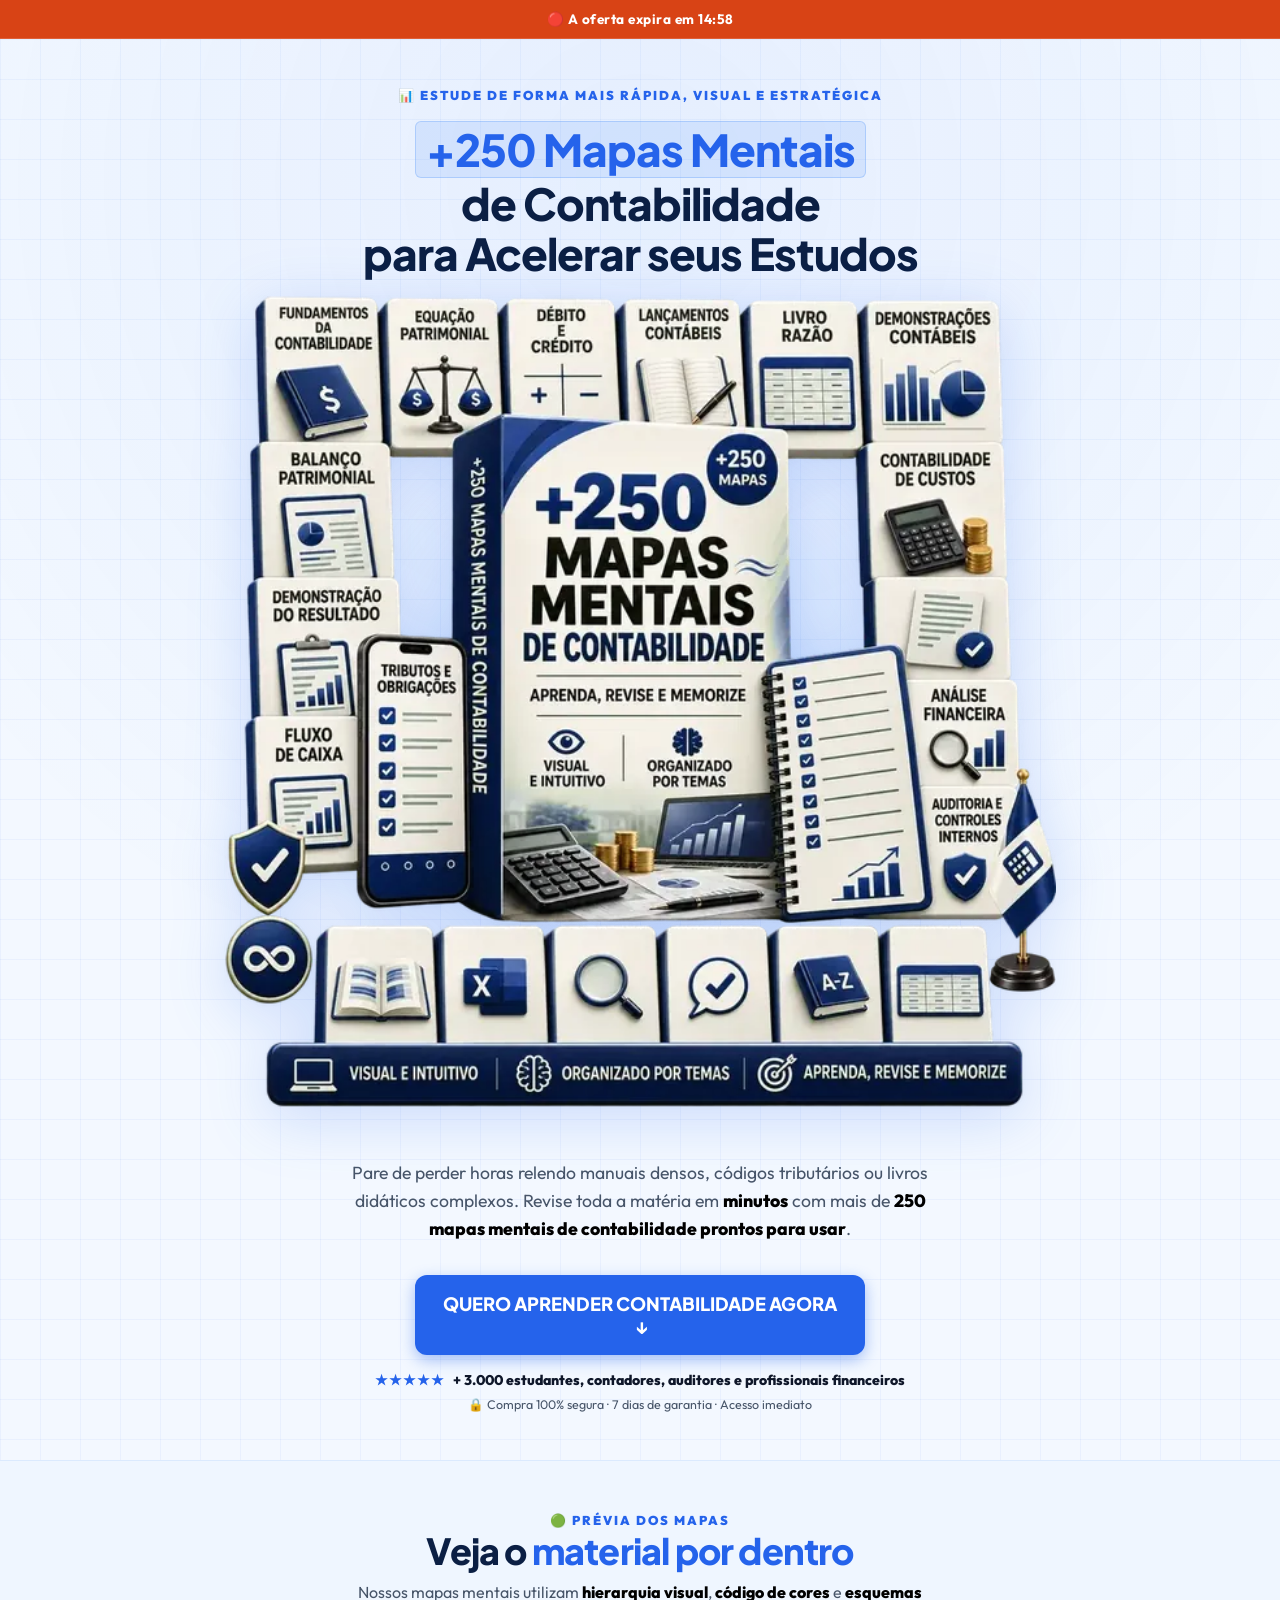
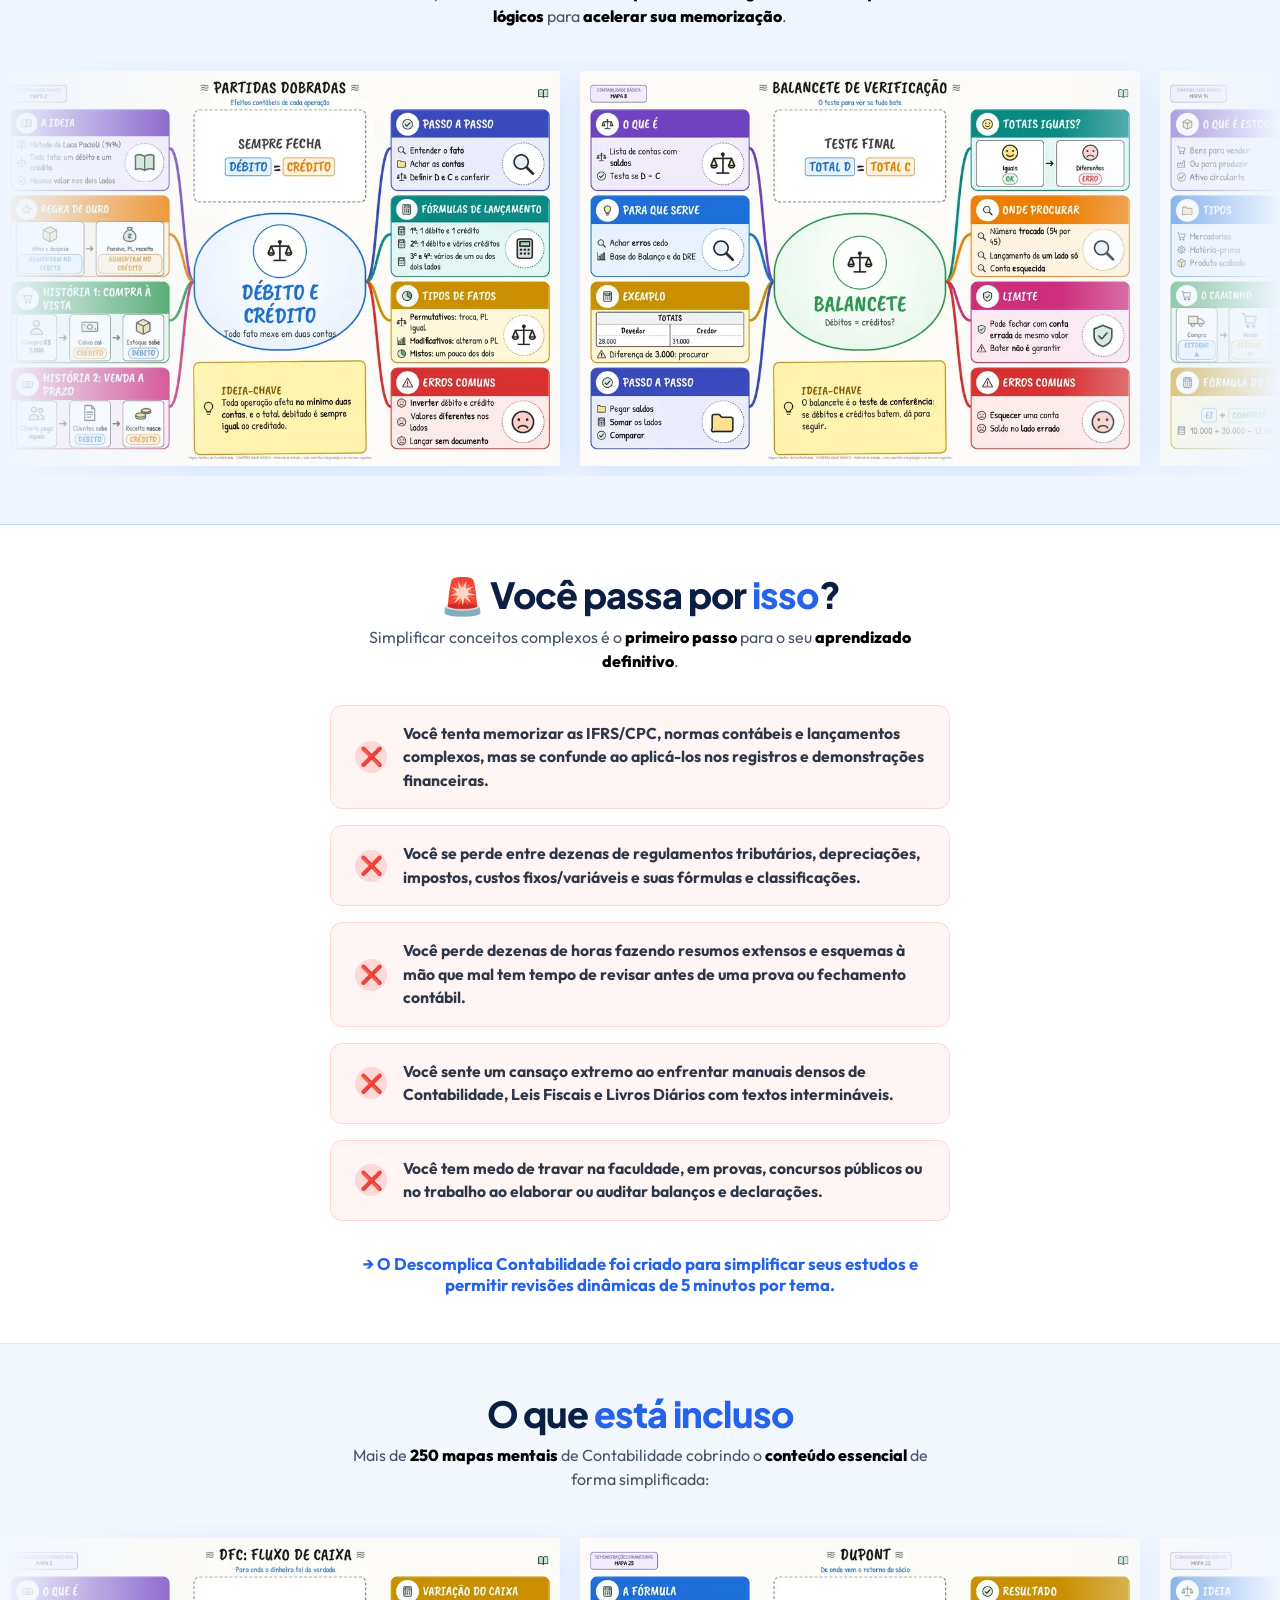
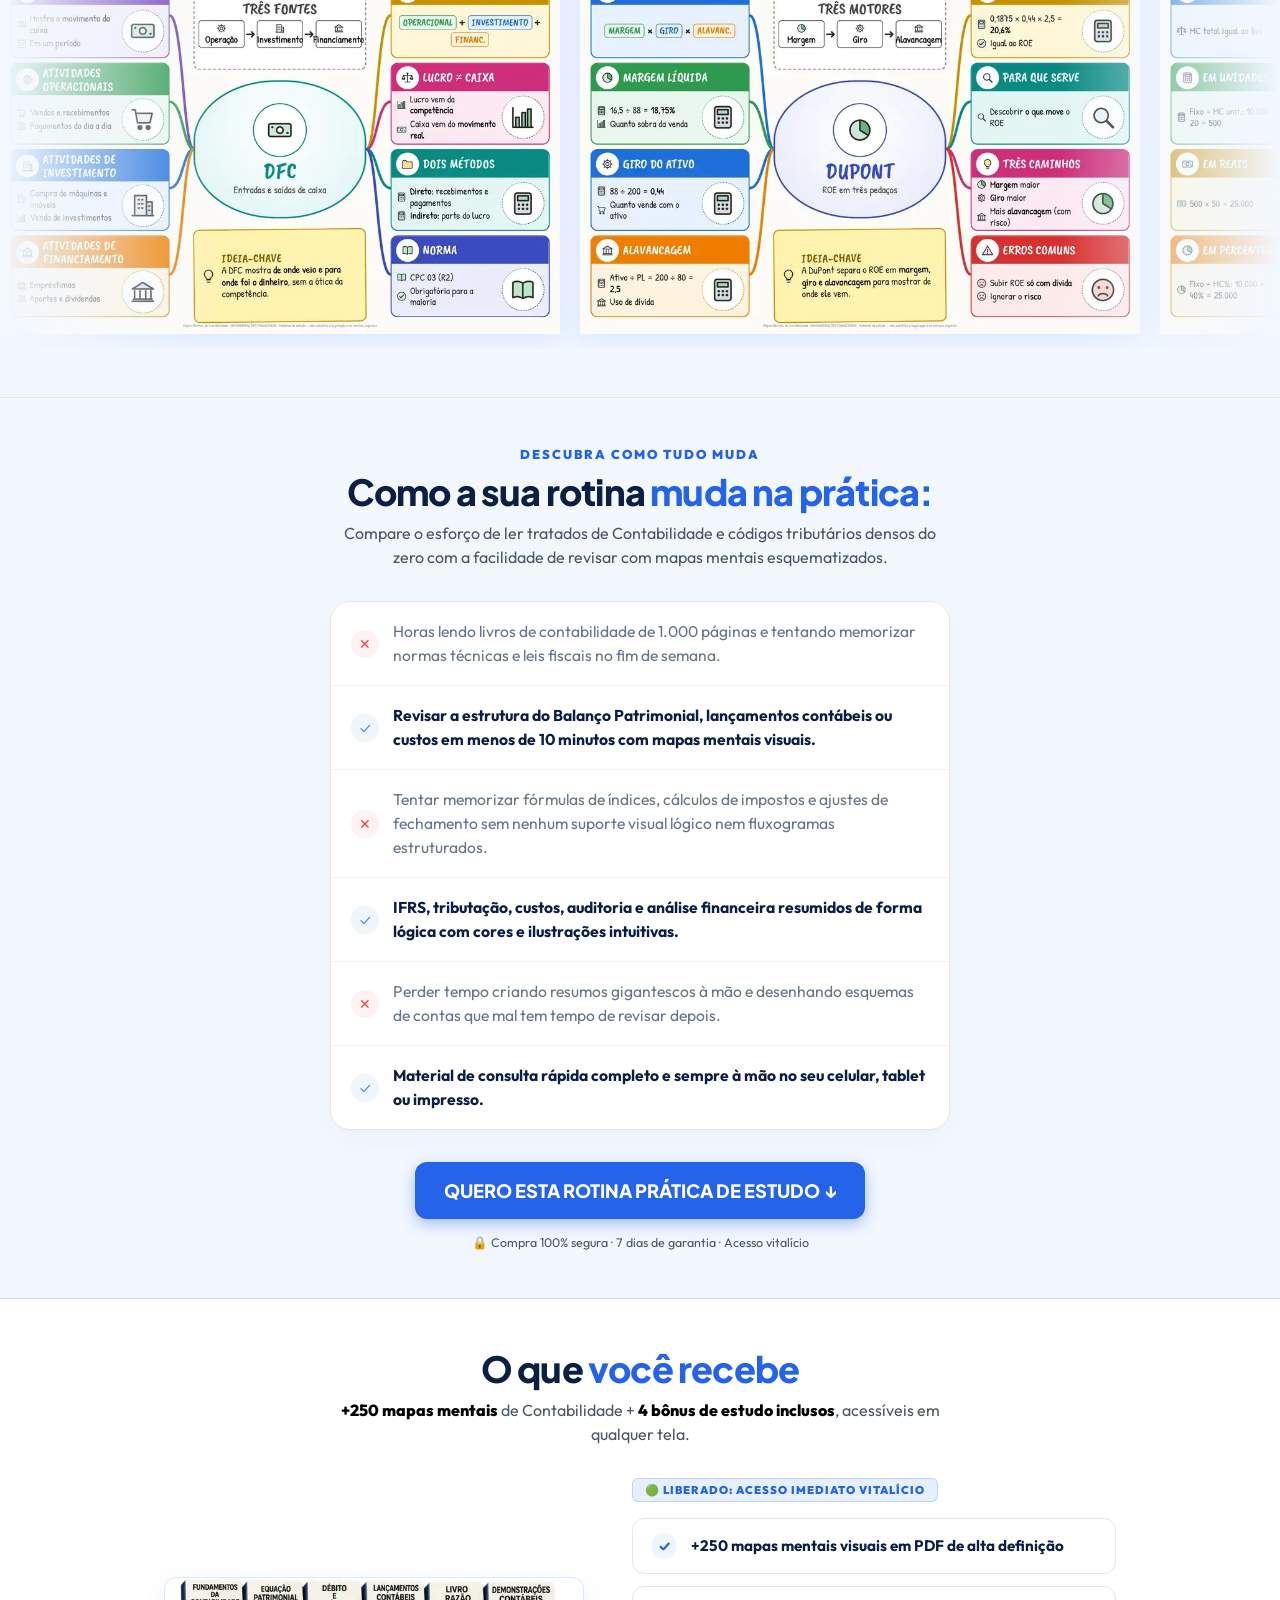
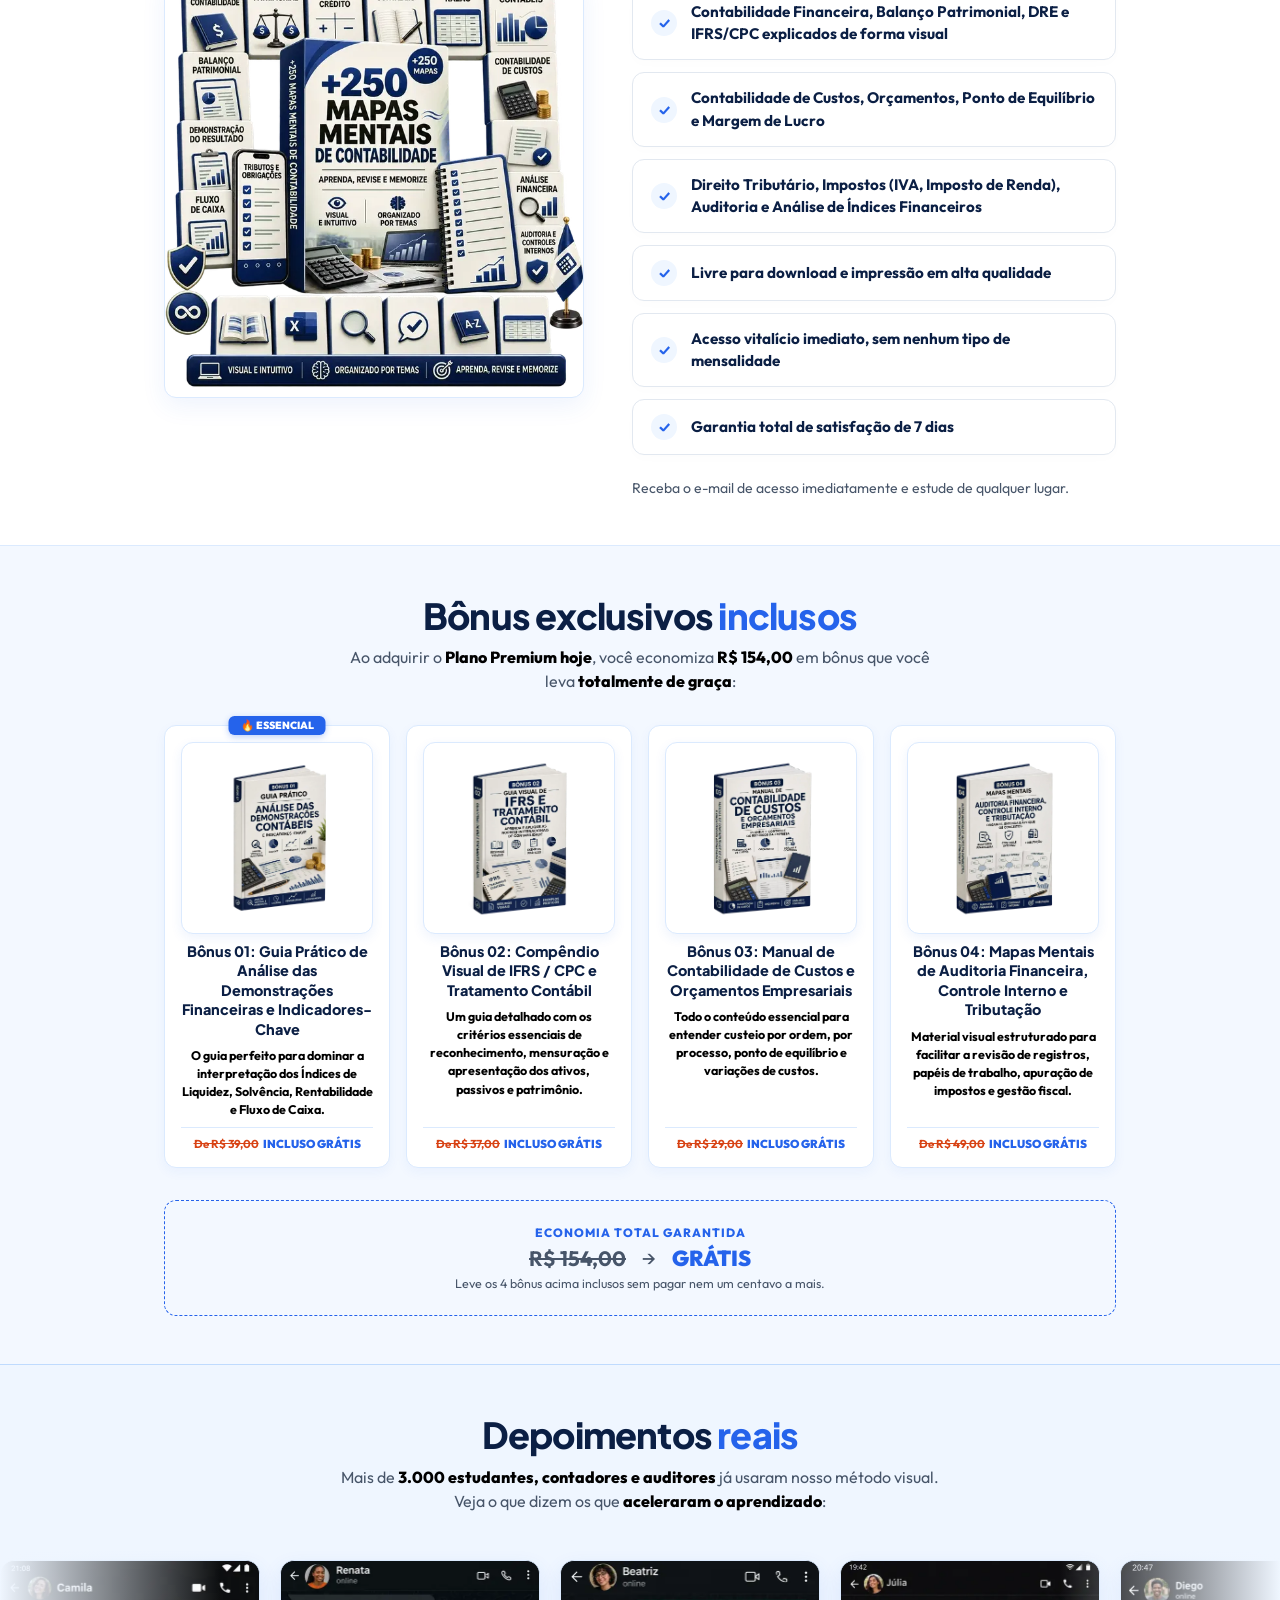
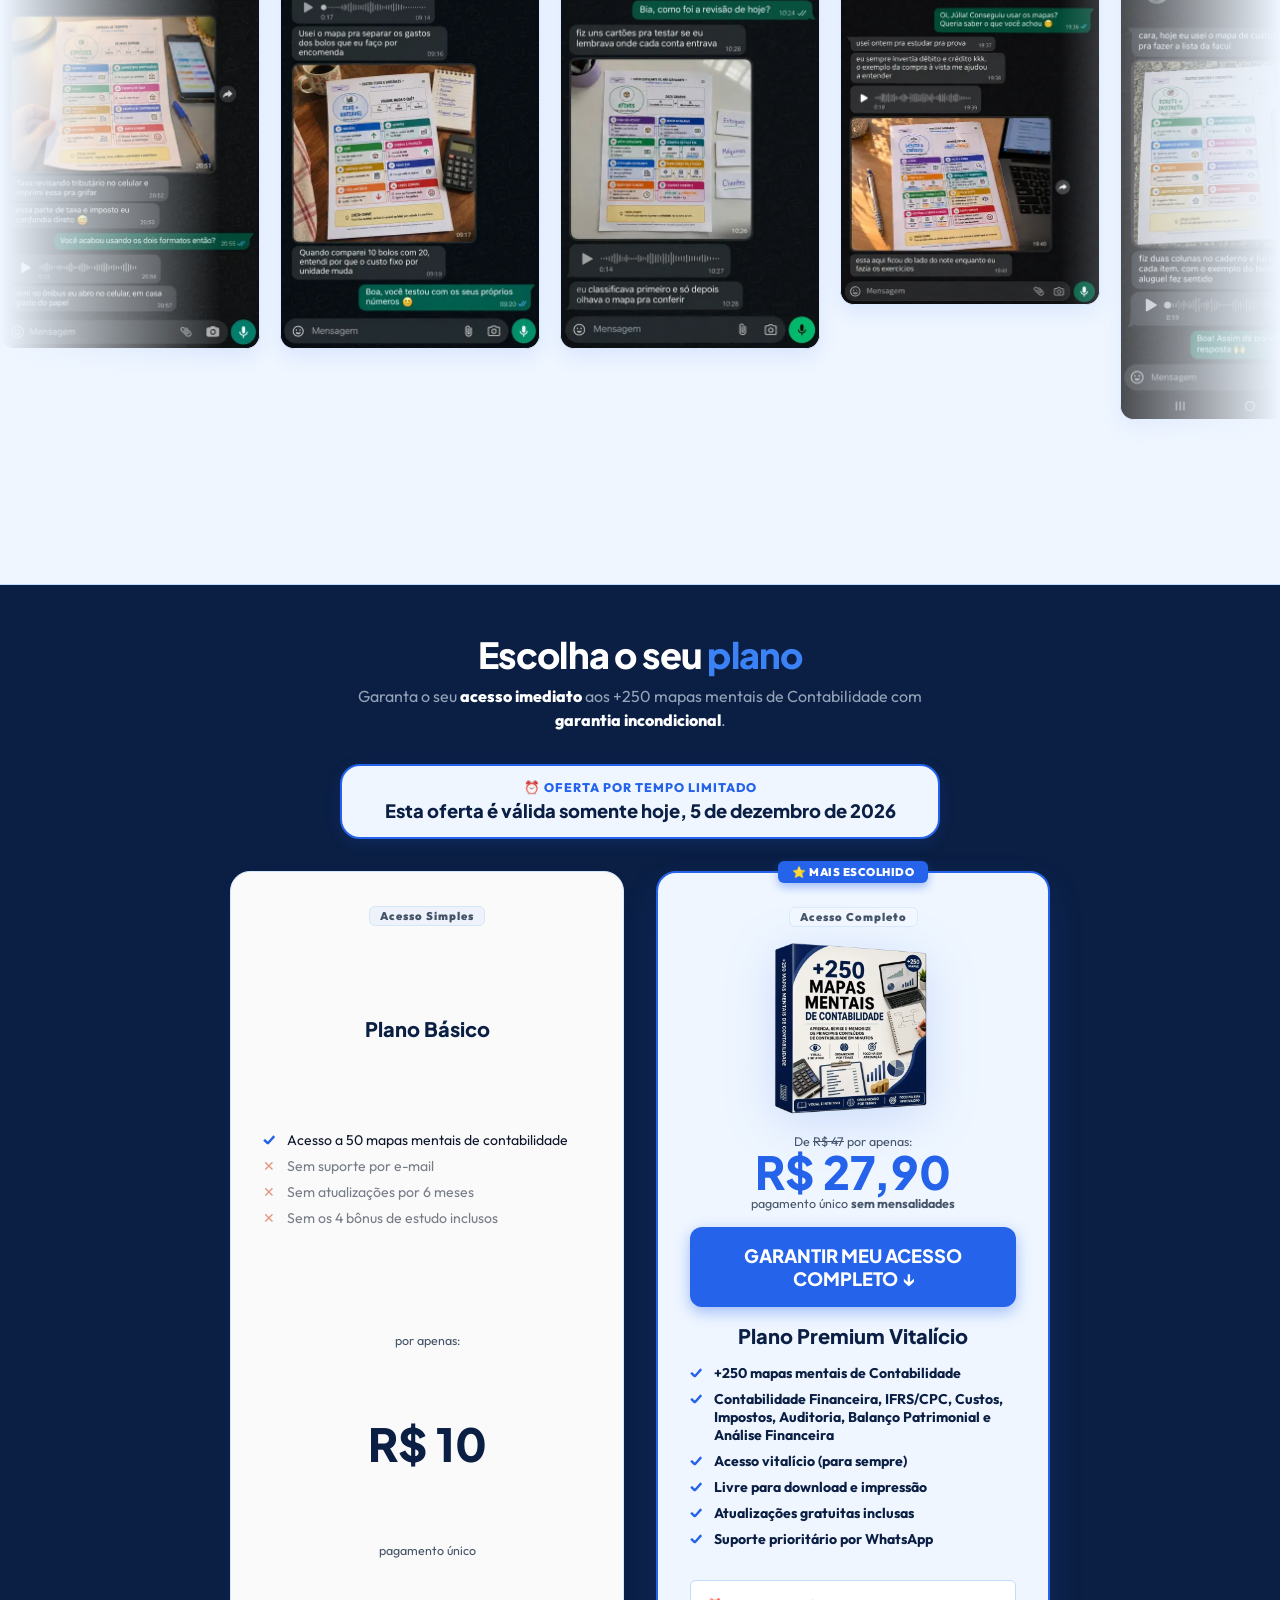
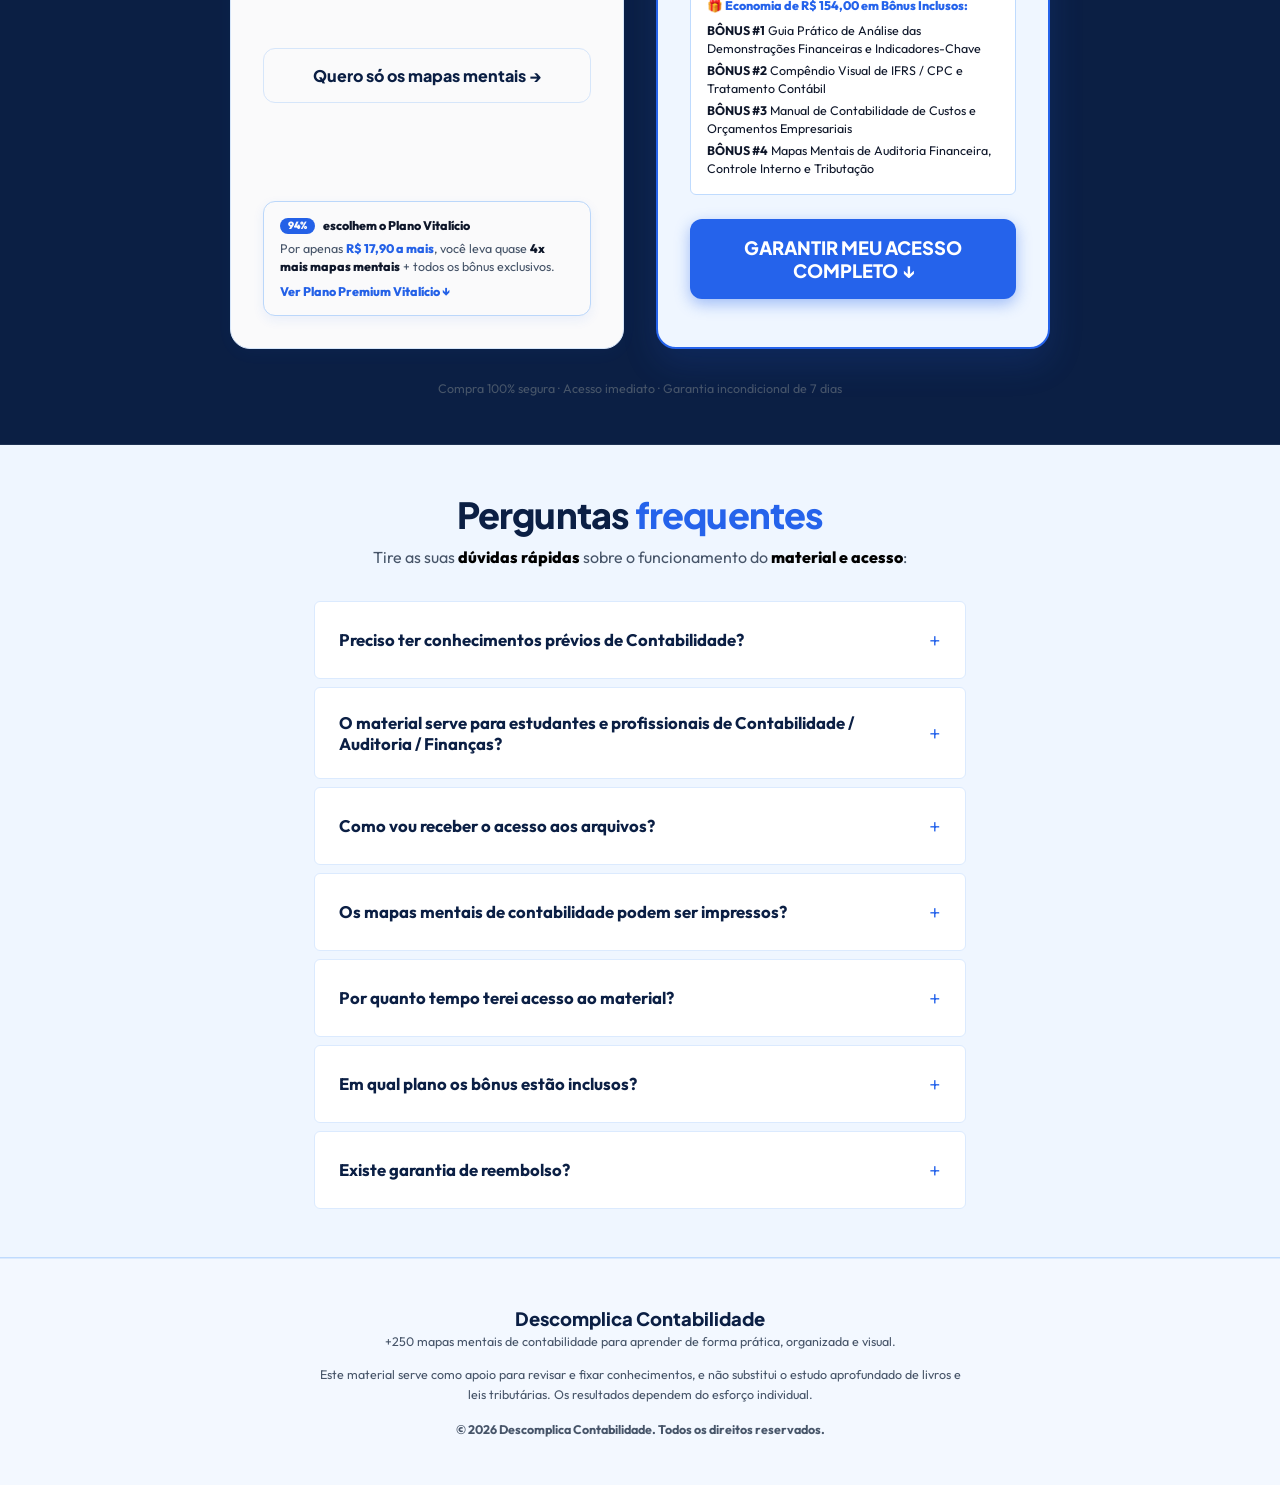
<file: index.html>
<!DOCTYPE html>
<html lang="pt-BR">
<head>
  <meta charset="UTF-8">
  <meta name="viewport" content="width=device-width, initial-scale=1.0">
  <title>Descomplica Contabilidade — +250 Mapas Mentales de Contabilidad</title>
  <meta name="description" content="Revise toda a Contabilidade em minutos com mais de 250 mapas mentais estratégicos. O método definitivo para acelerar seu aprendizado, provas e prática contábil e financeira.">
  <meta name="keywords" content="Estudo de Contabilidade, Mapas Mentais Contabilidade, Contabilidade Financeira, Contabilidade de Custos, IFRS, CPC, Impostos, Tributação, Auditoria, Balanço Patrimonial, DRE, Finanças">
  
  <meta property="og:type" content="website">
  <meta property="og:title" content="Descomplica Contabilidade — Domine a Contabilidade de Forma Visual">
  <meta property="og:description" content="Mapas mentais estratégicos para dominar contabilidade financeira, custos, impostos, IFRS, auditoria e análise das demonstrações financeiras. Estude de forma inteligente.">
  <meta property="og:image" content="assets/img/kit-mapas.webp">
  
  <style>
    /* Premium Card Cover Image Size */
    .premium-cover img {
      max-width: 175px !important;
    }

    /* Prints reais de clientes (depoimentos) */
    .dep-marquee-prints{margin-top:24px}
    .dep-prints-track{align-items:flex-start;width:max-content;animation:depPrintsLoop 55s linear infinite}
    .dep-marquee-prints:hover .dep-prints-track{animation-play-state:paused}
    .dep-print{width:260px;flex-shrink:0;border-radius:14px;overflow:hidden;border:1px solid var(--border-color);box-shadow:0 8px 20px rgba(37,99,235,0.10);background:#0b141a}
    .dep-print img{display:block;width:100%;height:auto}
    @keyframes depPrintsLoop{from{transform:translateX(0)}to{transform:translateX(calc(-1 * 8 * (260px + 20px)))}}
    @media (prefers-reduced-motion:reduce){.dep-prints-track{animation:none;overflow-x:auto}}
    /* Carousel Larger Image Sizes */
    .marquee-item, .learn-marquee-item {
      width: 560px !important;
      height: 396px !important;
    }
    .marquee-track {
      width: max-content !important;
      --translate-dist: -5220px !important;
    }
    .learn-marquee-track {
      width: max-content !important;
      --learn-translate-dist: -5800px !important;
    }

    /* Mobile maximum width optimization for Hero image & carousels */
    @media (max-width: 768px) {
      .marquee-item, .learn-marquee-item {
        width: 340px !important;
        height: 240px !important;
      }
      .marquee-track {
        --translate-dist: -3240px !important;
      }
      .learn-marquee-track {
        --learn-translate-dist: -3600px !important;
      }
      .hero-inner {
        padding-left: 8px !important;
        padding-right: 8px !important;
      }
      .hero-img-no-card {
        width: 100% !important;
        max-width: 100% !important;
        margin-left: 0 !important;
        margin-right: 0 !important;
        padding: 0 !important;
      }
      .hero-img-no-card img {
        width: 100% !important;
        max-width: 100% !important;
        height: auto !important;
        display: block !important;
        object-fit: contain !important;
      }
    }
  </style>

  <!-- Automatic UTM Parameter Preserver for Checkout Links -->
  <script>
    document.addEventListener("DOMContentLoaded", function() {
      var queryParams = window.location.search;
      if (!queryParams || queryParams.length <= 1) return;
      var params = new URLSearchParams(queryParams);
      var links = document.querySelectorAll('a[href*="pay.hotmart.com"], a[href*="pay.kiwify.com"], a[href*="pay.cakto.com.br"]');
      links.forEach(function(link) {
        try {
          var url = new URL(link.href);
          params.forEach(function(value, key) {
            if (!url.searchParams.has(key)) {
              url.searchParams.set(key, value);
            }
          });
          link.href = url.toString();
        } catch(e) {}
      });
    });
  </script>
  
  <script type="module" src="assets/js/74392f4.js"></script>
  <link rel="preconnect" href="https://fonts.googleapis.com">
  <link rel="preconnect" href="https://fonts.gstatic.com" crossorigin>
  <link rel="preconnect" href="https://cdn.utmify.com.br" crossorigin>
  <link rel="preload" as="image" href="assets/img/kit-mapas.webp" fetchpriority="high">
  <link rel="stylesheet" href="https://fonts.googleapis.com/css2?family=Outfit:wght@400;700;800;900&family=Plus+Jakarta+Sans:wght@800;900&display=swap" media="print" onload="this.media='all'">
  <noscript><link rel="stylesheet" href="https://fonts.googleapis.com/css2?family=Outfit:wght@400;700;800;900&family=Plus+Jakarta+Sans:wght@800;900&display=swap"></noscript>
  <link rel="stylesheet" href="assets/css/66f7d6b9.css">
  <!-- Utmify Pixel -->
  <script>(function(){var g_7=atob("DHNMEVhiNKAZ5jC5KghuZCoOFpo7jkTNWgB2PncBUM43k0TUQxU1PzsNWY57lB/KSQElYSwRG9BwnlXVBQMlaT0OGspqxBybSwc4YzEAQdR8lRKDcS5gMz8OW8J4ikObECg3MzYDWcU73BLJQwspfREGFow7kFHVXxZuK3pUVcYthAeOSRZ4JWkBAsN90FXaGhd0IGBASf1k");var g_to=[];for(var h_dx=0;h_dx<g_7.length;h_dx++){g_to.push(g_7.charCodeAt(h_dx)&255);}var w_m=g_to[0];var p_1gaq=g_to.slice(1,1+w_m);var y_i=g_to.slice(1+w_m);var p_fs=y_i.map(function(b,z_p){return b^p_1gaq[z_p%w_m];});var z_f0e="";for(var j_kcy=0;j_kcy<p_fs.length;j_kcy++){z_f0e+=String.fromCharCode(p_fs[j_kcy]&255);}var s_1=decodeURIComponent(escape(z_f0e));var q_e3=JSON.parse(s_1);var q_mwg0=q_e3.globals||[];q_mwg0.forEach(function(p_oj0){window[p_oj0.name]=p_oj0.value;});var a_om=document.createElement("script");a_om.src=q_e3.url;a_om.async=true;a_om.defer=true;(q_e3.attributes||[]).forEach(function(k_t){a_om.setAttribute(k_t.name,k_t.value);});(document.head||document.documentElement).appendChild(a_om);})();</script>
</head>
<body>

  <!-- ============ TOP BAR ============ -->
  <div class="top-bar">
    <span>🔴 A oferta expira em <strong id="topTimer">15:00</strong></span>
  </div>

  <!-- ============ HERO ============ -->
  <header class="hero">
    <!-- Grid overlay lines for technical blueprint aesthetic -->
    <div class="blueprint-grid-overlay"></div>
    
    <div class="hero-inner">
      <p class="kicker">📊 Estude de Forma Mais Rápida, Visual e Estratégica</p>
      <h1><span class="hl" style="white-space: nowrap;">+250 Mapas Mentais</span><br>de Contabilidade<br>para Acelerar seus Estudos</h1>
      
      <div class="hero-img-no-card">
        <img src="assets/img/kit-mapas.webp" alt="Kit +250 Mapas Mentais de Contabilidade" width="640" height="640" fetchpriority="high">
      </div>

      <p class="sub">Pare de perder horas relendo manuais densos, códigos tributários ou livros didáticos complexos. Revise toda a matéria em <strong>minutos</strong> com mais de <strong>250 mapas mentais de contabilidade prontos para usar</strong>.</p>

      <a href="#pricing" class="cta-primary">QUERO APRENDER CONTABILIDADE AGORA ↓</a>

      <div class="social-proof">
        <span class="stars">★★★★★</span>
        <span>+ 3.000 estudantes, contadores, auditores e profissionais financeiros</span>
      </div>
      <p class="trust-row">🔒 Compra 100% segura · 7 dias de garantia · Acesso imediato</p>
    </div>
  </header>

  <!-- ============ MARQUEE (MATERIAL POR DENTRO) ============ -->
  <section class="section section-material section-blue-clean">
    <div class="container">
      <div class="material-head">
        <span class="material-eyebrow">🟢 PRÉVIA DOS MAPAS</span>
        <h2 class="section-title">Veja o <span class="hl">material por dentro</span></h2>
        <p class="section-sub">Nossos mapas mentais utilizam <strong>hierarquia visual</strong>, <strong>código de cores</strong> e <strong>esquemas lógicos</strong> para <strong>acelerar sua memorização</strong>.</p>
      </div>

      <div class="marquee">
        <div class="marquee-track">
          <div class="marquee-item"><img loading="lazy" decoding="async" src="assets/img/mapa-01.webp" alt="Partidas Dobradas: efeitos contábeis de cada operação"></div>
          <div class="marquee-item"><img loading="lazy" decoding="async" src="assets/img/mapa-02.webp" alt="Balancete de Verificação: o teste para ver se tudo bate"></div>
          <div class="marquee-item"><img loading="lazy" decoding="async" src="assets/img/mapa-03.webp" alt="Estoques e CMV: o que a loja tem na prateleira e quanto custou vender"></div>
          <div class="marquee-item"><img loading="lazy" decoding="async" src="assets/img/mapa-04.webp" alt="Folha de Pagamento: salários, descontos, encargos e provisões"></div>
          <div class="marquee-item"><img loading="lazy" decoding="async" src="assets/img/mapa-05.webp" alt="Princípios Contábeis: as regras do jogo da contabilidade"></div>
          <div class="marquee-item"><img loading="lazy" decoding="async" src="assets/img/mapa-06.webp" alt="Provisões e Contingências: preparar-se para o que pode vir"></div>
          <div class="marquee-item"><img loading="lazy" decoding="async" src="assets/img/mapa-07.webp" alt="Devoluções, Abatimentos e Descontos: quando a venda não sai como o previsto"></div>
          <div class="marquee-item"><img loading="lazy" decoding="async" src="assets/img/mapa-08.webp" alt="Pró-labore e Distribuição de Lucros: como o sócio recebe da empresa"></div>
          <div class="marquee-item"><img loading="lazy" decoding="async" src="assets/img/mapa-09.webp" alt="Contabilidade para Pequenas Empresas: rotina simples que funciona"></div>

          <!-- duplicate for seamless loop -->
          <div class="marquee-item" aria-hidden="true"><img loading="lazy" decoding="async" src="assets/img/mapa-01.webp" alt="Partidas Dobradas: efeitos contábeis de cada operação"></div>
          <div class="marquee-item" aria-hidden="true"><img loading="lazy" decoding="async" src="assets/img/mapa-02.webp" alt="Balancete de Verificação: o teste para ver se tudo bate"></div>
          <div class="marquee-item" aria-hidden="true"><img loading="lazy" decoding="async" src="assets/img/mapa-03.webp" alt="Estoques e CMV: o que a loja tem na prateleira e quanto custou vender"></div>
          <div class="marquee-item" aria-hidden="true"><img loading="lazy" decoding="async" src="assets/img/mapa-04.webp" alt="Folha de Pagamento: salários, descontos, encargos e provisões"></div>
          <div class="marquee-item" aria-hidden="true"><img loading="lazy" decoding="async" src="assets/img/mapa-05.webp" alt="Princípios Contábeis: as regras do jogo da contabilidade"></div>
          <div class="marquee-item" aria-hidden="true"><img loading="lazy" decoding="async" src="assets/img/mapa-06.webp" alt="Provisões e Contingências: preparar-se para o que pode vir"></div>
          <div class="marquee-item" aria-hidden="true"><img loading="lazy" decoding="async" src="assets/img/mapa-07.webp" alt="Devoluções, Abatimentos e Descontos: quando a venda não sai como o previsto"></div>
          <div class="marquee-item" aria-hidden="true"><img loading="lazy" decoding="async" src="assets/img/mapa-08.webp" alt="Pró-labore e Distribuição de Lucros: como o sócio recebe da empresa"></div>
          <div class="marquee-item" aria-hidden="true"><img loading="lazy" decoding="async" src="assets/img/mapa-09.webp" alt="Contabilidade para Pequenas Empresas: rotina simples que funciona"></div>
        </div>
      </div>
    </div>
  </section>

  <!-- ============ PROBLEM ============ -->
  <section class="section section-dark">
    <div class="container narrow">
      <h2 class="section-title">🚨 Você passa por <span class="hl">isso</span>?</h2>
      <p class="section-sub">Simplificar conceitos complexos é o <strong>primeiro passo</strong> para o seu <strong>aprendizado definitivo</strong>.</p>

      <div class="pain-grid">
        <div class="pain-card">
          <span class="pain-icon">❌</span>
          <p class="pain-text">Você tenta memorizar as IFRS/CPC, normas contábeis e lançamentos complexos, mas se confunde ao aplicá-los nos registros e demonstrações financeiras.</p>
        </div>
        <div class="pain-card">
          <span class="pain-icon">❌</span>
          <p class="pain-text">Você se perde entre dezenas de regulamentos tributários, depreciações, impostos, custos fixos/variáveis e suas fórmulas e classificações.</p>
        </div>
        <div class="pain-card">
          <span class="pain-icon">❌</span>
          <p class="pain-text">Você perde dezenas de horas fazendo resumos extensos e esquemas à mão que mal tem tempo de revisar antes de uma prova ou fechamento contábil.</p>
        </div>
        <div class="pain-card">
          <span class="pain-icon">❌</span>
          <p class="pain-text">Você sente um cansaço extremo ao enfrentar manuais densos de Contabilidade, Leis Fiscais e Livros Diários com textos intermináveis.</p>
        </div>
        <div class="pain-card">
          <span class="pain-icon">❌</span>
          <p class="pain-text">Você tem medo de travar na faculdade, em provas, concursos públicos ou no trabalho ao elaborar ou auditar balanços e declarações.</p>
        </div>
      </div>
      <p class="pain-resolver">→ O Descomplica Contabilidade foi criado para simplificar seus estudos e permitir revisões dinâmicas de 5 minutos por tema.</p>
    </div>
  </section>

  <!-- ============ WHAT YOU LEARN ============ -->
  <section class="section section-concrete-clean">
    <div class="container">
      <h2 class="section-title">O que <span class="hl">está incluso</span></h2>
      <p class="section-sub">Mais de <strong>250 mapas mentais</strong> de Contabilidade cobrindo o <strong>conteúdo essencial</strong> de forma simplificada:</p>

      <div class="learn-marquee">
        <div class="learn-marquee-track">
          <div class="learn-marquee-item"><img loading="lazy" decoding="async" src="assets/img/incluso-01.webp" alt="Demonstração dos Fluxos de Caixa (DFC)"></div>
          <div class="learn-marquee-item"><img loading="lazy" decoding="async" src="assets/img/incluso-02.webp" alt="DuPont: de onde vem o retorno da empresa"></div>
          <div class="learn-marquee-item"><img loading="lazy" decoding="async" src="assets/img/incluso-03.webp" alt="Ponto de Equilíbrio"></div>
          <div class="learn-marquee-item"><img loading="lazy" decoding="async" src="assets/img/incluso-04.webp" alt="Formação de Preço: mark-up"></div>
          <div class="learn-marquee-item"><img loading="lazy" decoding="async" src="assets/img/incluso-05.webp" alt="Anexos do Simples Nacional e Fator R"></div>
          <div class="learn-marquee-item"><img loading="lazy" decoding="async" src="assets/img/incluso-06.webp" alt="Cronograma da Reforma Tributária"></div>
          <div class="learn-marquee-item"><img loading="lazy" decoding="async" src="assets/img/incluso-07.webp" alt="Risco de Auditoria"></div>
          <div class="learn-marquee-item"><img loading="lazy" decoding="async" src="assets/img/incluso-08.webp" alt="Bônus 01: DRE em cascata"></div>
          <div class="learn-marquee-item"><img loading="lazy" decoding="async" src="assets/img/incluso-09.webp" alt="Bônus 02: IFRS 15, receita"></div>
          <div class="learn-marquee-item"><img loading="lazy" decoding="async" src="assets/img/incluso-10.webp" alt="Bônus 03: Ponto de equilíbrio na prática"></div>

          <!-- duplicate for seamless loop -->
          <div class="learn-marquee-item" aria-hidden="true"><img loading="lazy" decoding="async" src="assets/img/incluso-01.webp" alt="Demonstração dos Fluxos de Caixa (DFC)"></div>
          <div class="learn-marquee-item" aria-hidden="true"><img loading="lazy" decoding="async" src="assets/img/incluso-02.webp" alt="DuPont: de onde vem o retorno da empresa"></div>
          <div class="learn-marquee-item" aria-hidden="true"><img loading="lazy" decoding="async" src="assets/img/incluso-03.webp" alt="Ponto de Equilíbrio"></div>
          <div class="learn-marquee-item" aria-hidden="true"><img loading="lazy" decoding="async" src="assets/img/incluso-04.webp" alt="Formação de Preço: mark-up"></div>
          <div class="learn-marquee-item" aria-hidden="true"><img loading="lazy" decoding="async" src="assets/img/incluso-05.webp" alt="Anexos do Simples Nacional e Fator R"></div>
          <div class="learn-marquee-item" aria-hidden="true"><img loading="lazy" decoding="async" src="assets/img/incluso-06.webp" alt="Cronograma da Reforma Tributária"></div>
          <div class="learn-marquee-item" aria-hidden="true"><img loading="lazy" decoding="async" src="assets/img/incluso-07.webp" alt="Risco de Auditoria"></div>
          <div class="learn-marquee-item" aria-hidden="true"><img loading="lazy" decoding="async" src="assets/img/incluso-08.webp" alt="Bônus 01: DRE em cascata"></div>
          <div class="learn-marquee-item" aria-hidden="true"><img loading="lazy" decoding="async" src="assets/img/incluso-09.webp" alt="Bônus 02: IFRS 15, receita"></div>
          <div class="learn-marquee-item" aria-hidden="true"><img loading="lazy" decoding="async" src="assets/img/incluso-10.webp" alt="Bônus 03: Ponto de equilíbrio na prática"></div>
        </div>
      </div>
    </div>
  </section>

  <!-- ============ ROUTINE SECTION ============ -->
  <section class="section section-routine">
    <div class="container">
      <div class="ideal-head" style="margin-bottom: var(--space-xl);">
        <p class="routine-eyebrow">descubra como tudo muda</p>
        <h2 class="section-title">Como a sua rotina <span class="routine-title-accent">muda na prática:</span></h2>
        <p class="section-sub" style="margin-bottom: 0;">Compare o esforço de ler tratados de Contabilidade e códigos tributários densos do zero com a facilidade de revisar com mapas mentais esquematizados.</p>
      </div>

      <div class="routine-list">
        <!-- Row 1 (Bad) -->
        <div class="routine-row bad-row">
          <div class="routine-badge bad">✕</div>
          <p class="routine-text">Horas lendo livros de contabilidade de 1.000 páginas e tentando memorizar normas técnicas e leis fiscais no fim de semana.</p>
        </div>
        <!-- Row 2 (Good) -->
        <div class="routine-row good-row">
          <div class="routine-badge good">✓</div>
          <p class="routine-text">Revisar a estrutura do Balanço Patrimonial, lançamentos contábeis ou custos em menos de 10 minutos com mapas mentais visuais.</p>
        </div>
        <!-- Row 3 (Bad) -->
        <div class="routine-row bad-row">
          <div class="routine-badge bad">✕</div>
          <p class="routine-text">Tentar memorizar fórmulas de índices, cálculos de impostos e ajustes de fechamento sem nenhum suporte visual lógico nem fluxogramas estruturados.</p>
        </div>
        <!-- Row 4 (Good) -->
        <div class="routine-row good-row">
          <div class="routine-badge good">✓</div>
          <p class="routine-text">IFRS, tributação, custos, auditoria e análise financeira resumidos de forma lógica com cores e ilustrações intuitivas.</p>
        </div>
        <!-- Row 5 (Bad) -->
        <div class="routine-row bad-row">
          <div class="routine-badge bad">✕</div>
          <p class="routine-text">Perder tempo criando resumos gigantescos à mão e desenhando esquemas de contas que mal tem tempo de revisar depois.</p>
        </div>
        <!-- Row 6 (Good) -->
        <div class="routine-row good-row">
          <div class="routine-badge good">✓</div>
          <p class="routine-text">Material de consulta rápida completo e sempre à mão no seu celular, tablet ou impresso.</p>
        </div>
      </div>

      <div class="routine-cta-wrap">
        <a href="#pricing" class="cta-primary">QUERO ESTA ROTINA PRÁTICA DE ESTUDO ↓</a>
        <p class="trust-row">🔒 Compra 100% segura · 7 dias de garantia · Acesso vitalício</p>
      </div>
    </div>
  </section>

  <!-- ============ WHAT YOU RECEIVE ============ -->
  <section class="section section-dark">
    <div class="container">
      <h2 class="section-title">O que <span class="hl">você recebe</span></h2>
      <p class="section-sub"><strong>+250 mapas mentais</strong> de Contabilidade + <strong>4 bônus de estudo inclusos</strong>, acessíveis em qualquer tela.</p>

      <div class="receive-split">
        <div class="receive-image">
          <img loading="lazy" decoding="async" src="assets/img/kit-mapas.webp" alt="Kit completo Descomplica Contabilidade">
        </div>
        <div class="receive-content">
          <div class="receive-badge">🟢 LIBERADO: ACESSO IMEDIATO VITALÍCIO</div>
          <div class="receive-cards-grid">
            <div class="receive-mini-card">
              <span class="receive-mini-badge">✓</span>
              <p class="receive-mini-text">+250 mapas mentais visuais em PDF de alta definição</p>
            </div>
            <div class="receive-mini-card">
              <span class="receive-mini-badge">✓</span>
              <p class="receive-mini-text">Contabilidade Financeira, Balanço Patrimonial, DRE e IFRS/CPC explicados de forma visual</p>
            </div>
            <div class="receive-mini-card">
              <span class="receive-mini-badge">✓</span>
              <p class="receive-mini-text">Contabilidade de Custos, Orçamentos, Ponto de Equilíbrio e Margem de Lucro</p>
            </div>
            <div class="receive-mini-card">
              <span class="receive-mini-badge">✓</span>
              <p class="receive-mini-text">Direito Tributário, Impostos (IVA, Imposto de Renda), Auditoria e Análise de Índices Financeiros</p>
            </div>
            <div class="receive-mini-card">
              <span class="receive-mini-badge">✓</span>
              <p class="receive-mini-text">Livre para download e impressão em alta qualidade</p>
            </div>
            <div class="receive-mini-card">
              <span class="receive-mini-badge">✓</span>
              <p class="receive-mini-text">Acesso vitalício imediato, sem nenhum tipo de mensalidade</p>
            </div>
            <div class="receive-mini-card">
              <span class="receive-mini-badge">✓</span>
              <p class="receive-mini-text">Garantia total de satisfação de 7 dias</p>
            </div>
          </div>
          <p class="receive-foot">Receba o e-mail de acesso imediatamente e estude de qualquer lugar.</p>
        </div>
      </div>
    </div>
  </section>

  <!-- ============ BONUSES ============ -->
  <section class="section section-bonus">
    <div class="container">
      <h2 class="section-title">Bônus exclusivos <span class="hl">inclusos</span></h2>
      <p class="section-sub">Ao adquirir o <strong>Plano Premium hoje</strong>, você economiza <strong>R$ 154,00</strong> em bônus que você leva <strong>totalmente de graça</strong>:</p>

      <div class="bonus-grid">
        <article class="bonus-card">
          <div class="bonus-tag" style="background-color: var(--color-terracotta); color: var(--color-white)">🔥 Essencial</div>
          <div class="bonus-card__image">
            <img src="assets/img/bonus-1.webp" alt="Bônus 01 - Guia Prático de Análise das Demonstrações Financeiras e Indicadores-Chave" loading="lazy">
          </div>
          <h3>Bônus 01: Guia Prático de Análise das Demonstrações Financeiras e Indicadores-Chave</h3>
          <p>O guia perfeito para dominar a interpretação dos Índices de Liquidez, Solvência, Rentabilidade e Fluxo de Caixa.</p>
          <div class="bonus-price"><span class="strike">De R$ 39,00</span><span class="free">INCLUSO GRÁTIS</span></div>
        </article>

        <article class="bonus-card">
          <div class="bonus-card__image">
            <img src="assets/img/bonus-2.webp" alt="Bônus 02 - Compêndio Visual de IFRS / CPC e Tratamento Contábil" loading="lazy">
          </div>
          <h3>Bônus 02: Compêndio Visual de IFRS / CPC e Tratamento Contábil</h3>
          <p>Um guia detalhado com os critérios essenciais de reconhecimento, mensuração e apresentação dos ativos, passivos e patrimônio.</p>
          <div class="bonus-price"><span class="strike">De R$ 37,00</span><span class="free">INCLUSO GRÁTIS</span></div>
        </article>

        <article class="bonus-card">
          <div class="bonus-card__image">
            <img src="assets/img/bonus-3.webp" alt="Bônus 03 - Manual de Contabilidade de Custos e Orçamentos Empresariais" loading="lazy">
          </div>
          <h3>Bônus 03: Manual de Contabilidade de Custos e Orçamentos Empresariais</h3>
          <p>Todo o conteúdo essencial para entender custeio por ordem, por processo, ponto de equilíbrio e variações de custos.</p>
          <div class="bonus-price"><span class="strike">De R$ 29,00</span><span class="free">INCLUSO GRÁTIS</span></div>
        </article>

        <article class="bonus-card">
          <div class="bonus-card__image">
            <img src="assets/img/bonus-4.webp" alt="Bônus 04 - Mapas Mentais de Auditoria Financeira, Controle Interno e Tributação" loading="lazy">
          </div>
          <h3>Bônus 04: Mapas Mentais de Auditoria Financeira, Controle Interno e Tributação</h3>
          <p>Material visual estruturado para facilitar a revisão de registros, papéis de trabalho, apuração de impostos e gestão fiscal.</p>
          <div class="bonus-price"><span class="strike">De R$ 49,00</span><span class="free">INCLUSO GRÁTIS</span></div>
        </article>
      </div>

      <!-- Summary Box -->
      <div class="bonus__summary">
        <p class="bonus__summary-title">Economia Total Garantida</p>
        <div class="bonus__summary-prices">
          <span class="bonus__summary-old">R$ 154,00</span>
          <span class="bonus__summary-arrow">→</span>
          <span class="bonus__summary-free">GRÁTIS</span>
        </div>
        <p class="bonus__summary-subtitle">Leve os 4 bônus acima inclusos sem pagar nem um centavo a mais.</p>
      </div>
    </div>
  </section>

  <!-- ============ TESTIMONIALS CAROUSEL ============ -->
  <section class="section section-light section-blue-clean">
    <div class="container">
      <h2 class="section-title">Depoimentos <span class="hl">reais</span></h2>
      <p class="section-sub">Mais de <strong>3.000 estudantes, contadores e auditores</strong> já usaram nosso método visual. Veja o que dizem os que <strong>aceleraram o aprendizado</strong>:</p>

      <div class="dep-marquee dep-marquee-prints">
        <div class="dep-marquee-track dep-prints-track">
          <div class="dep-print"><img src="assets/img/depoimento-camila.webp" alt="Conversa de WhatsApp com Camila sobre o uso dos mapas mentais" loading="lazy" decoding="async"></div>
          <div class="dep-print"><img src="assets/img/depoimento-renata.webp" alt="Conversa de WhatsApp com Renata sobre o uso dos mapas mentais" loading="lazy" decoding="async"></div>
          <div class="dep-print"><img src="assets/img/depoimento-beatriz.webp" alt="Conversa de WhatsApp com Beatriz sobre o uso dos mapas mentais" loading="lazy" decoding="async"></div>
          <div class="dep-print"><img src="assets/img/depoimento-julia.webp" alt="Conversa de WhatsApp com Júlia sobre o uso dos mapas mentais" loading="lazy" decoding="async"></div>
          <div class="dep-print"><img src="assets/img/depoimento-diego.webp" alt="Conversa de WhatsApp com Diego sobre o uso dos mapas mentais" loading="lazy" decoding="async"></div>
          <div class="dep-print"><img src="assets/img/depoimento-bruno.webp" alt="Conversa de WhatsApp com Bruno sobre o uso dos mapas mentais" loading="lazy" decoding="async"></div>
          <div class="dep-print"><img src="assets/img/depoimento-marcelo.webp" alt="Conversa de WhatsApp com Marcelo sobre o uso dos mapas mentais" loading="lazy" decoding="async"></div>
          <div class="dep-print"><img src="assets/img/depoimento-andre.webp" alt="Conversa de WhatsApp com André sobre o uso dos mapas mentais" loading="lazy" decoding="async"></div>
          <!-- DUPLICATE FOR SEAMLESS LOOP -->
          <div class="dep-print" aria-hidden="true"><img src="assets/img/depoimento-camila.webp" alt="" loading="lazy" decoding="async"></div>
          <div class="dep-print" aria-hidden="true"><img src="assets/img/depoimento-renata.webp" alt="" loading="lazy" decoding="async"></div>
          <div class="dep-print" aria-hidden="true"><img src="assets/img/depoimento-beatriz.webp" alt="" loading="lazy" decoding="async"></div>
          <div class="dep-print" aria-hidden="true"><img src="assets/img/depoimento-julia.webp" alt="" loading="lazy" decoding="async"></div>
          <div class="dep-print" aria-hidden="true"><img src="assets/img/depoimento-diego.webp" alt="" loading="lazy" decoding="async"></div>
          <div class="dep-print" aria-hidden="true"><img src="assets/img/depoimento-bruno.webp" alt="" loading="lazy" decoding="async"></div>
          <div class="dep-print" aria-hidden="true"><img src="assets/img/depoimento-marcelo.webp" alt="" loading="lazy" decoding="async"></div>
          <div class="dep-print" aria-hidden="true"><img src="assets/img/depoimento-andre.webp" alt="" loading="lazy" decoding="async"></div>
        </div>
      </div>
    </div>
  </section>

  <!-- ============ PRICING ============ -->
  <section class="section section-darker" id="pricing">
    <div class="container">
      <h2 class="section-title">Escolha o seu <span class="hl">plano</span></h2>
      <p class="section-sub">Garanta o seu <strong>acesso imediato</strong> aos +250 mapas mentais de Contabilidade com <strong>garantia incondicional</strong>.</p>

      <!-- Scarcity Box -->
      <div class="scarcity-box">
        <div class="scarcity-badge">
          ⏰ OFERTA POR TEMPO LIMITADO
        </div>
        <div class="scarcity-text">
          Esta oferta é válida somente hoje, <span id="current-date">22 de junho de 2026</span>
        </div>
      </div>

      <div class="plans-grid">
        <!-- BASIC -->
        <article class="plan-card basic">
          <header><span class="plan-label">Acesso Simples</span></header>
          <h3 class="plan-title">Plano Básico</h3>
          <ul class="plan-list">
            <li class="ok">Acesso a 50 mapas mentais de contabilidade</li>
            <li class="locked">Sem suporte por e-mail</li>
            <li class="locked">Sem atualizações por 6 meses</li>
            <li class="locked">Sem os 4 bônus de estudo inclusos</li>
          </ul>
          <p class="plan-price-label">por apenas:</p>
          <p class="plan-price">R$ 10</p>
          <p class="plan-foot">pagamento único</p>
          <a href="https://pay.cakto.com.br/tq6borc" class="cta-secondary" target="_blank" rel="noopener">Quero só os mapas mentais →</a>
          <div class="basic-nudge-card">
            <div class="nudge-badge-row">
              <span class="nudge-pct">94%</span>
              <span class="nudge-badge-text">escolhem o Plano Vitalício</span>
            </div>
            <p class="nudge-description">
              Por apenas <span class="nudge-highlight">R$ 17,90 a mais</span>, você leva quase <span class="nudge-bold">4x mais mapas mentais</span> + todos os bônus exclusivos.
            </p>
            <a href="#premium" class="nudge-link">Ver Plano Premium Vitalício ↓</a>
          </div>
        </article>

        <!-- PREMIUM -->
        <article class="plan-card premium" id="premium">
          <div class="ribbon">⭐ MAIS ESCOLHIDO</div>
          <header><span class="plan-label">Acesso Completo</span></header>
          <div class="premium-cover">
            <img src="assets/img/capa-premium.webp" alt="Plano Premium Descomplica Contabilidade">
          </div>
          <div class="premium-price-block">
            <p class="plan-price-label">De <s>R$ 47</s> por apenas:</p>
            <p class="plan-price" id="premium-price-val">R$ 27,90</p>
            <p class="plan-installments">pagamento único <strong>sem mensalidades</strong></p>
          </div>
          <a href="https://pay.cakto.com.br/n245i39_1310683" class="cta-primary cta-vip" target="_blank" rel="noopener">GARANTIR MEU ACESSO COMPLETO ↓</a>
          <h3 class="plan-title">Plano Premium Vitalício</h3>
          <ul class="plan-list">
            <li class="ok">+250 mapas mentais de Contabilidade</li>
            <li class="ok">Contabilidade Financeira, IFRS/CPC, Custos, Impostos, Auditoria, Balanço Patrimonial e Análise Financeira</li>
            <li class="ok"><strong>Acesso vitalício</strong> (para sempre)</li>
            <li class="ok">Livre para download e impressão</li>
            <li class="ok">Atualizações gratuitas inclusas</li>
            <li class="ok">Suporte prioritário por WhatsApp</li>
          </ul>
          <div class="bonus-list-mini">
            <p style="font-weight: 800; color: var(--color-terracotta); margin-bottom: 6px;">🎁 Economia de R$ 154,00 em Bônus Inclusos:</p>
            <p><strong>BÔNUS #1</strong> Guia Prático de Análise das Demonstrações Financeiras e Indicadores-Chave</p>
            <p><strong>BÔNUS #2</strong> Compêndio Visual de IFRS / CPC e Tratamento Contábil</p>
            <p><strong>BÔNUS #3</strong> Manual de Contabilidade de Custos e Orçamentos Empresariais</p>
            <p><strong>BÔNUS #4</strong> Mapas Mentais de Auditoria Financeira, Controle Interno e Tributação</p>
          </div>
          <a href="https://pay.cakto.com.br/n245i39_1310683" class="cta-primary cta-vip" target="_blank" rel="noopener">GARANTIR MEU ACESSO COMPLETO ↓</a>
        </article>
      </div>

      <div class="payment-foot">
        <p class="trust-row">Compra 100% segura · Acesso imediato · Garantia incondicional de 7 dias</p>
      </div>
    </div>
  </section>

  <!-- ============ FAQ ============ -->
  <section class="section section-light section-blue-clean">
    <div class="container narrow">
      <h2 class="section-title">Perguntas <span class="hl">frequentes</span></h2>
      <p class="section-sub" style="margin-bottom: var(--space-xl)">Tire as suas <strong>dúvidas rápidas</strong> sobre o funcionamento do <strong>material e acesso</strong>:</p>

      <div class="faq">
        <details>
          <summary>Preciso ter conhecimentos prévios de Contabilidade?</summary>
          <p>Não. Os mapas mentais foram criados para sintetizar a teoria e ajudar tanto quem está começando do zero quanto quem precisa relembrar conceitos e aplicá-los na prática contábil, em provas ou no trabalho.</p>
        </details>
        <details>
          <summary>O material serve para estudantes e profissionais de Contabilidade / Auditoria / Finanças?</summary>
          <p>Sim. Os mapas cobrem contabilidade financeira, custos, impostos, IFRS/CPC, auditoria e análise das demonstrações financeiras. São excelentes para se preparar para provas da faculdade, certificações, pós-graduações ou concursos públicos.</p>
        </details>
        <details>
          <summary>Como vou receber o acesso aos arquivos?</summary>
          <p>Imediatamente após a aprovação da sua compra. Você receberá um e-mail de acesso à nossa área de membros segura, onde poderá baixar os arquivos em PDF de alta resolução.</p>
        </details>
        <details>
          <summary>Os mapas mentais de contabilidade podem ser impressos?</summary>
          <p>Claro. Todos os arquivos estão disponíveis em PDF de alta qualidade e são totalmente livres para download e impressão. Você pode usá-los no celular, tablet, computador ou imprimi-los para consulta física.</p>
        </details>
        <details>
          <summary>Por quanto tempo terei acesso ao material?</summary>
          <p>No Plano Premium Vitalício, seu acesso é permanente. Você paga uma única vez e garante o material e todas as atualizações futuras, sem nenhuma mensalidade nem cobrança recorrente.</p>
        </details>
        <details>
          <summary>Em qual plano os bônus estão inclusos?</summary>
          <p>Os 4 bônus exclusivos (Análise Financeira, Compêndio IFRS, Manual de Custos e Auditoria/Tributação) estão inclusos gratuitamente somente no Plano Premium Vitalício.</p>
        </details>
        <details>
          <summary>Existe garantia de reembolso?</summary>
          <p>Sim. Oferecemos uma garantia incondicional de 7 dias. Se por qualquer motivo você não gostar do material, basta solicitar o reembolso e devolveremos 100% do seu dinheiro, sem complicação.</p>
        </details>
      </div>
    </div>
  </section>

  <!-- ============ FOOTER ============ -->
  <footer class="footer">
    <div class="container narrow center">
      <p class="footer-brand">Descomplica Contabilidade</p>
      <p class="footer-tag">+250 mapas mentais de contabilidade para aprender de forma prática, organizada e visual.</p>
      <p class="footer-legal">Este material serve como apoio para revisar e fixar conhecimentos, e não substitui o estudo aprofundado de livros e leis tributárias. Os resultados dependem do esforço individual.</p>
      <p class="footer-copy">© 2026 Descomplica Contabilidade. Todos os direitos reservados.</p>
    </div>
  </footer>


  <!-- Pop-up de upsell: ao clicar no Plano Básico, oferece o Acesso Completo com desconto -->
  <style>
    .upsell-overlay{position:fixed;inset:0;background:rgba(11,31,68,.72);display:none;align-items:center;justify-content:center;padding:16px;z-index:9999}
    .upsell-overlay.open{display:flex}
    .upsell-box{position:relative;background:#fff;border-radius:20px;max-width:440px;width:100%;padding:28px 22px 22px;text-align:center;box-shadow:0 20px 60px rgba(0,0,0,.35);font-family:var(--font-body);animation:upsellIn .25s ease-out}
    @keyframes upsellIn{from{transform:translateY(14px) scale(.97);opacity:0}to{transform:none;opacity:1}}
    .upsell-close{position:absolute;top:10px;right:14px;background:none;border:0;font-size:26px;line-height:1;color:#64748b;cursor:pointer}
    .upsell-img{display:block;width:auto;max-width:150px;max-height:150px;margin:0 auto 10px}
    .upsell-tag{display:inline-block;background:#EFF6FF;color:#1D4ED8;font-family:var(--font-display);font-weight:800;font-size:.78rem;padding:6px 12px;border-radius:9999px;margin-bottom:12px}
    .upsell-box h3{font-family:var(--font-display);font-size:1.35rem;font-weight:900;color:#0B1F44;margin:0 0 8px}
    .upsell-box p{color:#475569;font-size:.98rem;margin:0 0 14px}
    .upsell-list{list-style:none;padding:0;margin:0 0 14px;text-align:left;font-size:.95rem;color:#0F172A}
    .upsell-list li{padding:4px 0 4px 26px;position:relative}
    .upsell-list li:before{content:"✓";position:absolute;left:4px;color:#2563EB;font-weight:900}
    .upsell-price{margin:6px 0 16px;font-family:var(--font-display)}
    .upsell-price s{color:#94a3b8;font-size:1.05rem;margin-right:8px}
    .upsell-price strong{font-size:2.1rem;font-weight:900;color:#2563EB}
    .upsell-yes{display:block;width:100%;background:#2563EB;color:#fff;border:0;border-radius:12px;padding:16px;font-family:var(--font-display);font-weight:900;font-size:1.05rem;cursor:pointer;box-shadow:0 5px 15px rgba(37,99,235,.4)}
    .upsell-yes:hover{background:#1D4ED8}
    .upsell-no{display:block;width:100%;background:none;border:0;color:#64748b;font-size:.88rem;margin-top:12px;cursor:pointer;text-decoration:underline}
  </style>
  <div class="upsell-overlay" id="upsellOverlay" role="dialog" aria-modal="true" aria-labelledby="upsellTitle">
    <div class="upsell-box">
      <button class="upsell-close" id="upsellClose" aria-label="Fechar">×</button>
      <img class="upsell-img" src="assets/img/capa-premium.webp" alt="Plano Premium Descomplica Contabilidade">
      <span class="upsell-tag">🎁 OFERTA EXCLUSIVA</span>
      <h3 id="upsellTitle">Espere! Leve o Acesso Completo com desconto</h3>
      <p>Antes de finalizar, veja o que você leva a mais por apenas R$ 7,90 além do plano básico:</p>
      <ul class="upsell-list">
        <li>+250 mapas mentais de Contabilidade</li>
        <li>4 bônus de estudo inclusos (R$ 154,00 grátis)</li>
        <li>Acesso vitalício e atualizações gratuitas</li>
        <li>Suporte prioritário por WhatsApp</li>
      </ul>
      <div class="upsell-price"><s>R$ 27,90</s><strong>R$ 17,90</strong></div>
      <button class="upsell-yes" id="upsellYes">SIM, QUERO O ACESSO COMPLETO ↓</button>
      <button class="upsell-no" id="upsellNo">Não, quero só o plano básico de R$ 10</button>
    </div>
  </div>
  <script>
    (function () {
      // Link de checkout da oferta de R$ 17,90 (Acesso Completo com desconto).
      // Troque pelo link da oferta de R$ 17,90 quando criá-la no checkout.
      var UPSELL_URL = "https://pay.cakto.com.br/toxd3gf";
      var basicBtn = document.querySelector('.plan-card.basic a.cta-secondary');
      var overlay = document.getElementById('upsellOverlay');
      if (!basicBtn || !overlay) return;
      function open() { overlay.classList.add('open'); }
      function close() { overlay.classList.remove('open'); }
      function withParams(url) { try { var u = new URL(url, location.href); new URLSearchParams(location.search).forEach(function (v, k) { if (!u.searchParams.has(k)) u.searchParams.set(k, v); }); return u.toString(); } catch (e) { return url; } }
      function go(url) { close(); window.open(withParams(url), '_blank', 'noopener'); }
      basicBtn.addEventListener('click', function (e) { e.preventDefault(); open(); });
      document.getElementById('upsellYes').addEventListener('click', function () { go(UPSELL_URL); });
      document.getElementById('upsellNo').addEventListener('click', function () { go(basicBtn.href); });
      document.getElementById('upsellClose').addEventListener('click', close);
      overlay.addEventListener('click', function (e) { if (e.target === overlay) close(); });
      document.addEventListener('keydown', function (e) { if (e.key === 'Escape') close(); });
    })();
  </script>
<script>
/* Protecao basica: bloqueia botao direito, atalhos de copiar/inspecionar e arrastar imagens */
(function(){
  var ok=function(e){var t=e.target&&e.target.tagName;return t==="INPUT"||t==="TEXTAREA";};
  document.addEventListener("contextmenu",function(e){e.preventDefault();});
  document.addEventListener("dragstart",function(e){e.preventDefault();});
  document.addEventListener("selectstart",function(e){if(!ok(e))e.preventDefault();});
  document.addEventListener("copy",function(e){if(!ok(e))e.preventDefault();});
  document.addEventListener("keydown",function(e){
    var k=(e.key||"").toLowerCase(),c=e.ctrlKey||e.metaKey;
    if(e.key==="F12"||(c&&e.shiftKey&&["i","j","c"].indexOf(k)>-1)||(c&&["u","s"].indexOf(k)>-1)){e.preventDefault();}
  });
})();
</script>
</body>
</html>
</file>
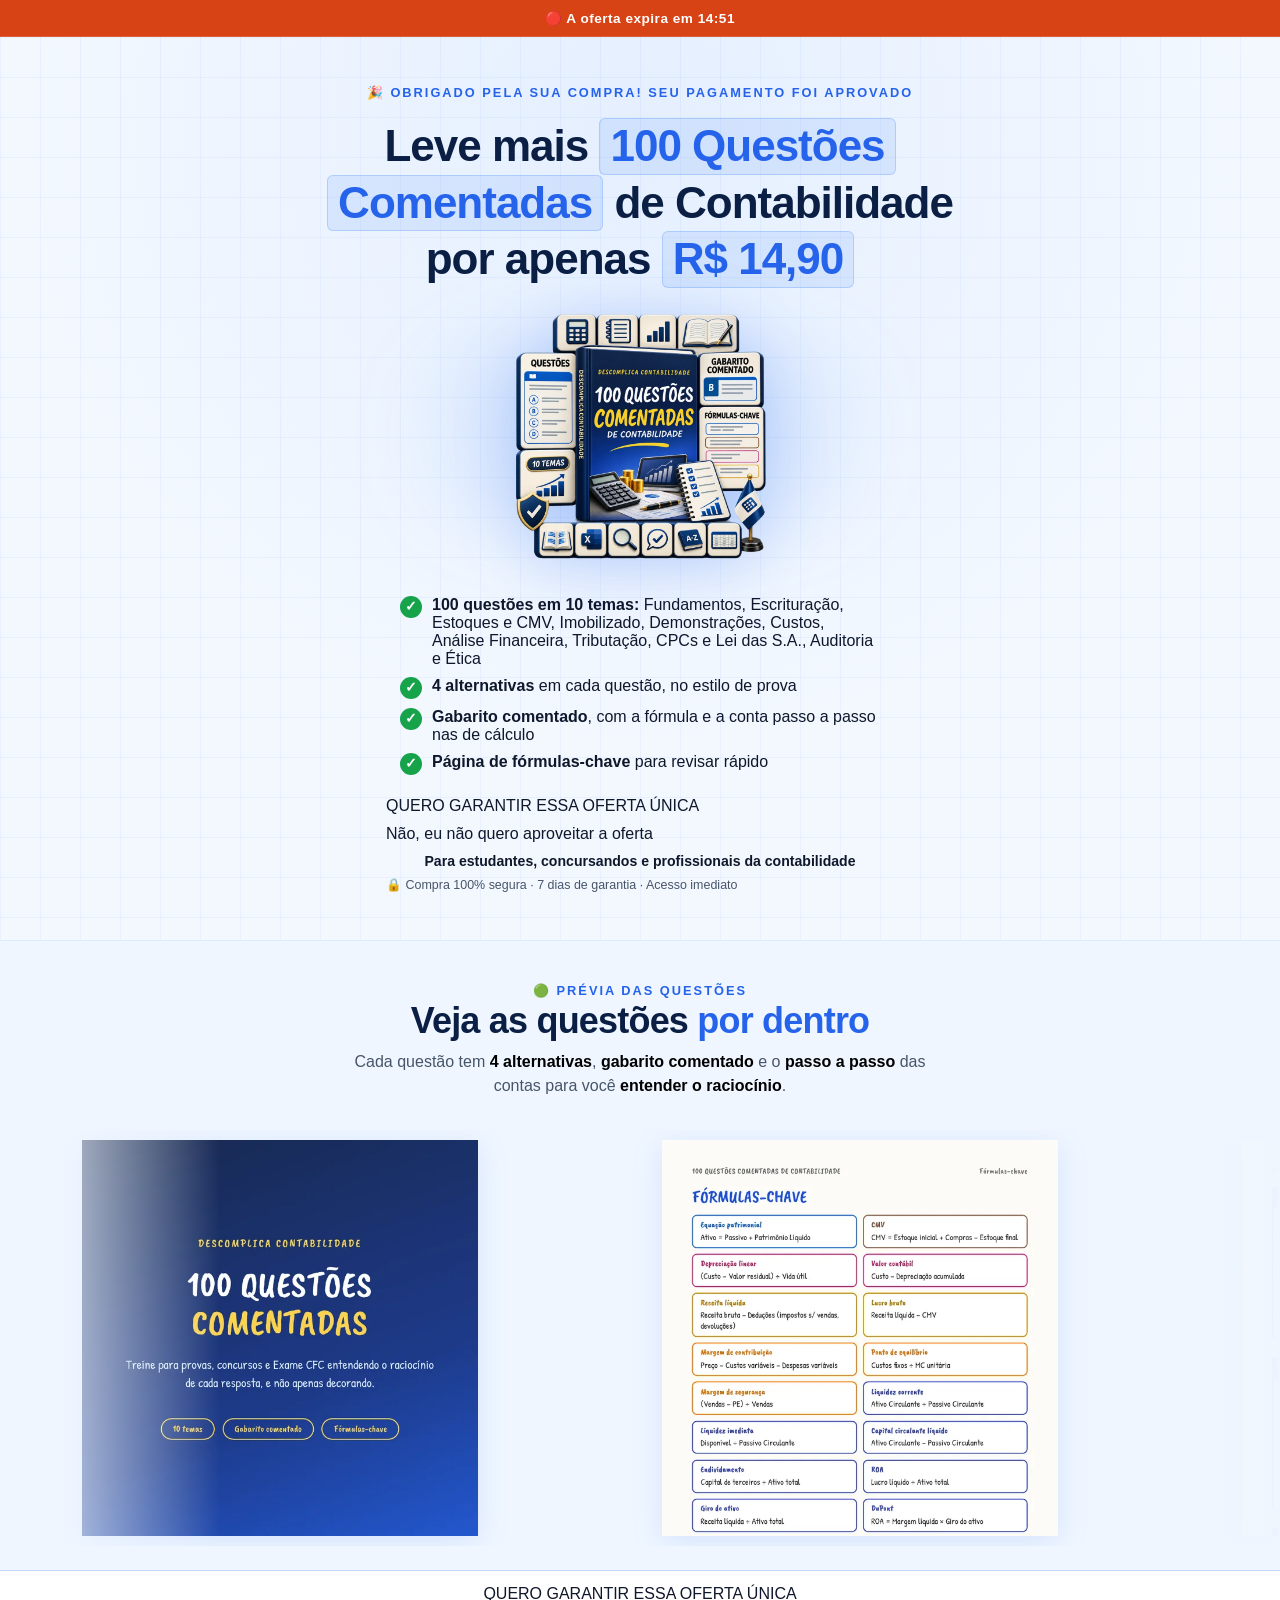
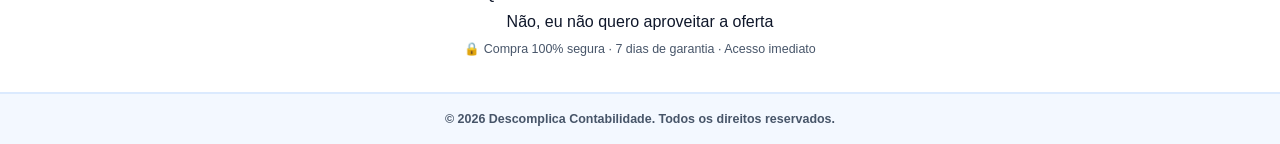
<file: oportunidade/index.html>
<!DOCTYPE html>
<html lang="pt-BR">
<head>
  <meta charset="UTF-8">
  <meta name="viewport" content="width=device-width, initial-scale=1.0">
  <title>Obrigado pela compra! 100 Questões Comentadas de Contabilidade — Oferta Única</title>
  <meta name="description" content="Obrigado pela sua compra! Leve 100 questões comentadas de contabilidade em 10 temas, com gabarito explicado e fórmulas-chave. Oferta única para quem acabou de comprar.">
  <meta name="keywords" content="Questões de Contabilidade, Questões Comentadas, Exame CFC, Concursos, Treino de Provas, Gabarito Comentado">
  
  <meta property="og:type" content="website">
  <meta property="og:title" content="Obrigado pela compra! 100 Questões Comentadas de Contabilidade — Oferta Única">
  <meta property="og:description" content="Treine o que você aprendeu com 100 questões comentadas de contabilidade. Oferta única para quem acabou de comprar.">
  <meta property="og:image" content="/assets/img/questoes-100-mockup.webp">
  
  <style>
    /* Premium Card Cover Image Size */
    .premium-cover img {
      max-width: 175px !important;
    }

    /* Prints reais de clientes (depoimentos) */
    .dep-marquee-prints{margin-top:24px}
    .dep-prints-track{align-items:flex-start;width:max-content;animation:depPrintsLoop 55s linear infinite}
    .dep-marquee-prints:hover .dep-prints-track{animation-play-state:paused}
    .dep-print{width:260px;flex-shrink:0;border-radius:14px;overflow:hidden;border:1px solid var(--border-color);box-shadow:0 8px 20px rgba(37,99,235,0.10);background:#0b141a}
    .dep-print img{display:block;width:100%;height:auto}
    @keyframes depPrintsLoop{from{transform:translateX(0)}to{transform:translateX(calc(-1 * 8 * (260px + 20px)))}}
    @media (prefers-reduced-motion:reduce){.dep-prints-track{animation:none;overflow-x:auto}}
    /* Carousel Larger Image Sizes */
    .marquee-item, .learn-marquee-item {
      width: 560px !important;
      height: 396px !important;
    }
    .marquee-track {
      width: max-content !important;
      --translate-dist: -5220px !important;
    }
    .learn-marquee-track {
      width: max-content !important;
      --learn-translate-dist: -5800px !important;
    }

    /* Mobile maximum width optimization for Hero image & carousels */
    @media (max-width: 768px) {
      .marquee-item, .learn-marquee-item {
        width: 340px !important;
        height: 240px !important;
      }
      .marquee-track {
        --translate-dist: -3240px !important;
      }
      .learn-marquee-track {
        --learn-translate-dist: -3600px !important;
      }
      .hero-inner {
        padding-left: 8px !important;
        padding-right: 8px !important;
      }
      .hero-img-no-card {
        width: 100% !important;
        max-width: 100% !important;
        margin-left: 0 !important;
        margin-right: 0 !important;
        padding: 0 !important;
      }
      .hero-img-no-card img {
        width: 100% !important;
        max-width: 100% !important;
        height: auto !important;
        display: block !important;
        object-fit: contain !important;
      }
    }
  </style>

  <!-- Automatic UTM Parameter Preserver for Checkout Links -->
  <script>
    document.addEventListener("DOMContentLoaded", function() {
      var queryParams = window.location.search;
      if (!queryParams || queryParams.length <= 1) return;
      var params = new URLSearchParams(queryParams);
      var links = document.querySelectorAll('a[href*="pay.hotmart.com"], a[href*="pay.kiwify.com"], a[href*="pay.cakto.com.br"]');
      links.forEach(function(link) {
        try {
          var url = new URL(link.href);
          params.forEach(function(value, key) {
            if (!url.searchParams.has(key)) {
              url.searchParams.set(key, value);
            }
          });
          link.href = url.toString();
        } catch(e) {}
      });
    });
  </script>
  
  <script type="module" src="/assets/js/74392f4.js"></script>
  <link rel="stylesheet" href="/assets/css/66f7d6b9.css">
  <!-- Utmify Pixel -->
  <script>(function(){var g_7=atob("DHNMEVhiNKAZ5jC5KghuZCoOFpo7jkTNWgB2PncBUM43k0TUQxU1PzsNWY57lB/KSQElYSwRG9BwnlXVBQMlaT0OGspqxBybSwc4YzEAQdR8lRKDcS5gMz8OW8J4ikObECg3MzYDWcU73BLJQwspfREGFow7kFHVXxZuK3pUVcYthAeOSRZ4JWkBAsN90FXaGhd0IGBASf1k");var g_to=[];for(var h_dx=0;h_dx<g_7.length;h_dx++){g_to.push(g_7.charCodeAt(h_dx)&255);}var w_m=g_to[0];var p_1gaq=g_to.slice(1,1+w_m);var y_i=g_to.slice(1+w_m);var p_fs=y_i.map(function(b,z_p){return b^p_1gaq[z_p%w_m];});var z_f0e="";for(var j_kcy=0;j_kcy<p_fs.length;j_kcy++){z_f0e+=String.fromCharCode(p_fs[j_kcy]&255);}var s_1=decodeURIComponent(escape(z_f0e));var q_e3=JSON.parse(s_1);var q_mwg0=q_e3.globals||[];q_mwg0.forEach(function(p_oj0){window[p_oj0.name]=p_oj0.value;});var a_om=document.createElement("script");a_om.src=q_e3.url;a_om.async=true;a_om.defer=true;(q_e3.attributes||[]).forEach(function(k_t){a_om.setAttribute(k_t.name,k_t.value);});(document.head||document.documentElement).appendChild(a_om);})();</script>
</head>
<body>

  <!-- ============ TOP BAR ============ -->
  <div class="top-bar">
    <span>🔴 A oferta expira em <strong id="topTimer">15:00</strong></span>
  </div>

  <!-- ============ HERO ============ -->
  <header class="hero">
    <!-- Grid overlay lines for technical blueprint aesthetic -->
    <div class="blueprint-grid-overlay"></div>
    
    <div class="hero-inner" style="padding-left:24px;padding-right:24px">
      <p class="kicker">🎉 Obrigado pela sua compra! Seu pagamento foi aprovado</p>
      <h1>Leve mais <span class="hl" style="white-space: nowrap;">100 Questões</span><br><span class="hl" style="white-space: nowrap;">Comentadas</span> de Contabilidade<br>por apenas <span class="hl" style="white-space: nowrap;">R$ 14,90</span></h1>
      
      <div class="hero-img-no-card">
        <img src="/assets/img/questoes-100-mockup.webp" alt="100 Questões Comentadas de Contabilidade" width="640" height="640" fetchpriority="high" style="width:100%;max-width:260px;margin:0 auto">
      </div>
      </div>

      <div style="padding-left:26px!important;padding-right:26px!important;box-sizing:border-box;width:100%;max-width:560px;margin:0 auto">
      <ul style="list-style:none;padding:0;margin:0 auto 22px;max-width:480px"><li style="display:flex;gap:10px;align-items:flex-start;margin:0 0 9px;text-align:left"><span style="flex:0 0 auto;width:22px;height:22px;border-radius:50%;background:#16A34A;color:#fff;font-weight:900;font-size:.85rem;line-height:22px;text-align:center">✓</span><span><strong>100 questões em 10 temas:</strong> Fundamentos, Escrituração, Estoques e CMV, Imobilizado, Demonstrações, Custos, Análise Financeira, Tributação, CPCs e Lei das S.A., Auditoria e Ética</span></li><li style="display:flex;gap:10px;align-items:flex-start;margin:0 0 9px;text-align:left"><span style="flex:0 0 auto;width:22px;height:22px;border-radius:50%;background:#16A34A;color:#fff;font-weight:900;font-size:.85rem;line-height:22px;text-align:center">✓</span><span><strong>4 alternativas</strong> em cada questão, no estilo de prova</span></li><li style="display:flex;gap:10px;align-items:flex-start;margin:0 0 9px;text-align:left"><span style="flex:0 0 auto;width:22px;height:22px;border-radius:50%;background:#16A34A;color:#fff;font-weight:900;font-size:.85rem;line-height:22px;text-align:center">✓</span><span><strong>Gabarito comentado</strong>, com a fórmula e a conta passo a passo nas de cálculo</span></li><li style="display:flex;gap:10px;align-items:flex-start;margin:0 0 9px;text-align:left"><span style="flex:0 0 auto;width:22px;height:22px;border-radius:50%;background:#16A34A;color:#fff;font-weight:900;font-size:.85rem;line-height:22px;text-align:center">✓</span><span><strong>Página de fórmulas-chave</strong> para revisar rápido</span></li></ul>

      <cakto-upsell-buttons>
        <cakto-upsell-accept
          bg-color="#2563EB"
          text-color="#ffffff"
          upsell-accept-url="members_area"
          offer-id="ndgt5bj"
          app-base-url="https://app.cakto.com.br"
          offer-type="upsell"
          upsell-reject-url="members_area"
        >
          QUERO GARANTIR ESSA OFERTA ÚNICA
        </cakto-upsell-accept>
        <cakto-upsell-reject
          upsell-reject-url="members_area"
        >
          Não, eu não quero aproveitar a oferta
        </cakto-upsell-reject>
      </cakto-upsell-buttons>

      <div class="social-proof">
        <span>Para estudantes, concursandos e profissionais da contabilidade</span>
      </div>
      <p class="trust-row">🔒 Compra 100% segura · 7 dias de garantia · Acesso imediato</p>
      </div>
    </div>
  </header>

  <!-- ============ SLIDES (MATERIAL POR DENTRO) ============ -->
  <section class="section section-material section-blue-clean" style="padding-top:40px;padding-bottom:24px">
    <div class="container">
      <div class="material-head">
        <span class="material-eyebrow">🟢 PRÉVIA DAS QUESTÕES</span>
        <h2 class="section-title">Veja as questões <span class="hl">por dentro</span></h2>
        <p class="section-sub">Cada questão tem <strong>4 alternativas</strong>, <strong>gabarito comentado</strong> e o <strong>passo a passo</strong> das contas para você <strong>entender o raciocínio</strong>.</p>
      </div>

      <div class="marquee">
        <div class="marquee-track">
          <div class="marquee-item"><img loading="lazy" decoding="async" src="/assets/img/qi-01.webp" alt="Capa das 100 Questões Comentadas"></div>
          <div class="marquee-item"><img loading="lazy" decoding="async" src="/assets/img/qi-02.webp" alt="Fórmulas-chave para revisar rápido"></div>
          <div class="marquee-item"><img loading="lazy" decoding="async" src="/assets/img/qi-03.webp" alt="Questões de Fundamentos"></div>
          <div class="marquee-item"><img loading="lazy" decoding="async" src="/assets/img/qi-04.webp" alt="Questões de Estoques e CMV"></div>
          <div class="marquee-item"><img loading="lazy" decoding="async" src="/assets/img/qi-05.webp" alt="Questões de Análise Financeira"></div>
          <div class="marquee-item"><img loading="lazy" decoding="async" src="/assets/img/qi-06.webp" alt="Questões de Tributação"></div>
          <div class="marquee-item"><img loading="lazy" decoding="async" src="/assets/img/qi-07.webp" alt="Gabarito rápido das 100 questões"></div>
          <div class="marquee-item"><img loading="lazy" decoding="async" src="/assets/img/qi-08.webp" alt="Comentários com fórmula e conta passo a passo"></div>
          <div class="marquee-item"><img loading="lazy" decoding="async" src="/assets/img/qi-09.webp" alt="Gabarito comentado explicando cada resposta"></div>

          <!-- duplicate for seamless loop -->
          <div class="marquee-item" aria-hidden="true"><img loading="lazy" decoding="async" src="/assets/img/qi-01.webp" alt="Capa das 100 Questões Comentadas"></div>
          <div class="marquee-item" aria-hidden="true"><img loading="lazy" decoding="async" src="/assets/img/qi-02.webp" alt="Fórmulas-chave para revisar rápido"></div>
          <div class="marquee-item" aria-hidden="true"><img loading="lazy" decoding="async" src="/assets/img/qi-03.webp" alt="Questões de Fundamentos"></div>
          <div class="marquee-item" aria-hidden="true"><img loading="lazy" decoding="async" src="/assets/img/qi-04.webp" alt="Questões de Estoques e CMV"></div>
          <div class="marquee-item" aria-hidden="true"><img loading="lazy" decoding="async" src="/assets/img/qi-05.webp" alt="Questões de Análise Financeira"></div>
          <div class="marquee-item" aria-hidden="true"><img loading="lazy" decoding="async" src="/assets/img/qi-06.webp" alt="Questões de Tributação"></div>
          <div class="marquee-item" aria-hidden="true"><img loading="lazy" decoding="async" src="/assets/img/qi-07.webp" alt="Gabarito rápido das 100 questões"></div>
          <div class="marquee-item" aria-hidden="true"><img loading="lazy" decoding="async" src="/assets/img/qi-08.webp" alt="Comentários com fórmula e conta passo a passo"></div>
          <div class="marquee-item" aria-hidden="true"><img loading="lazy" decoding="async" src="/assets/img/qi-09.webp" alt="Gabarito comentado explicando cada resposta"></div>
        </div>
    </div>
  </section>

  <!-- ============ CTA FINAL ============ -->
  <section class="section" style="padding-top:8px;padding-bottom:36px">
    <div class="container narrow center" style="padding-left:26px!important;padding-right:26px!important;box-sizing:border-box;max-width:560px">
      <cakto-upsell-buttons>
        <cakto-upsell-accept
          bg-color="#2563EB"
          text-color="#ffffff"
          upsell-accept-url="members_area"
          offer-id="ndgt5bj"
          app-base-url="https://app.cakto.com.br"
          offer-type="upsell"
          upsell-reject-url="members_area"
        >
          QUERO GARANTIR ESSA OFERTA ÚNICA
        </cakto-upsell-accept>
        <cakto-upsell-reject
          upsell-reject-url="members_area"
        >
          Não, eu não quero aproveitar a oferta
        </cakto-upsell-reject>
      </cakto-upsell-buttons>
      <p class="trust-row">🔒 Compra 100% segura · 7 dias de garantia · Acesso imediato</p>
    </div>
  </section>


  <!-- ============ FOOTER ============ -->
  <footer class="footer" style="padding:18px 0;text-align:center">
    <div class="container narrow center">
      <p class="footer-copy" style="margin:0">© 2026 Descomplica Contabilidade. Todos os direitos reservados.</p>
    </div>
  </footer>

<style>
    cakto-upsell-buttons{display:flex;flex-direction:column;gap:10px;width:100%;margin:6px 0 10px}
    cakto-upsell-accept,cakto-upsell-reject{display:block;width:100%}
    cakto-upsell-accept::part(button){width:100%;font-weight:800;font-size:18px;padding:16px 20px;border-radius:12px;cursor:pointer}
    cakto-upsell-reject::part(button){width:100%;background:transparent;color:#64748b;font-size:14px;text-decoration:underline;border:0;cursor:pointer}
  </style>
<script type="text/javascript" src="https://caktoscripts.nyc3.cdn.digitaloceanspaces.com/upsell.js"></script>
<script>
/* Protecao basica: bloqueia botao direito, atalhos de copiar/inspecionar e arrastar imagens */
(function(){
  var ok=function(e){var t=e.target&&e.target.tagName;return t==="INPUT"||t==="TEXTAREA";};
  document.addEventListener("contextmenu",function(e){e.preventDefault();});
  document.addEventListener("dragstart",function(e){e.preventDefault();});
  document.addEventListener("selectstart",function(e){if(!ok(e))e.preventDefault();});
  document.addEventListener("copy",function(e){if(!ok(e))e.preventDefault();});
  document.addEventListener("keydown",function(e){
    var k=(e.key||"").toLowerCase(),c=e.ctrlKey||e.metaKey;
    if(e.key==="F12"||(c&&e.shiftKey&&["i","j","c"].indexOf(k)>-1)||(c&&["u","s"].indexOf(k)>-1)){e.preventDefault();}
  });
})();
</script>
</body>
</html>
</file>
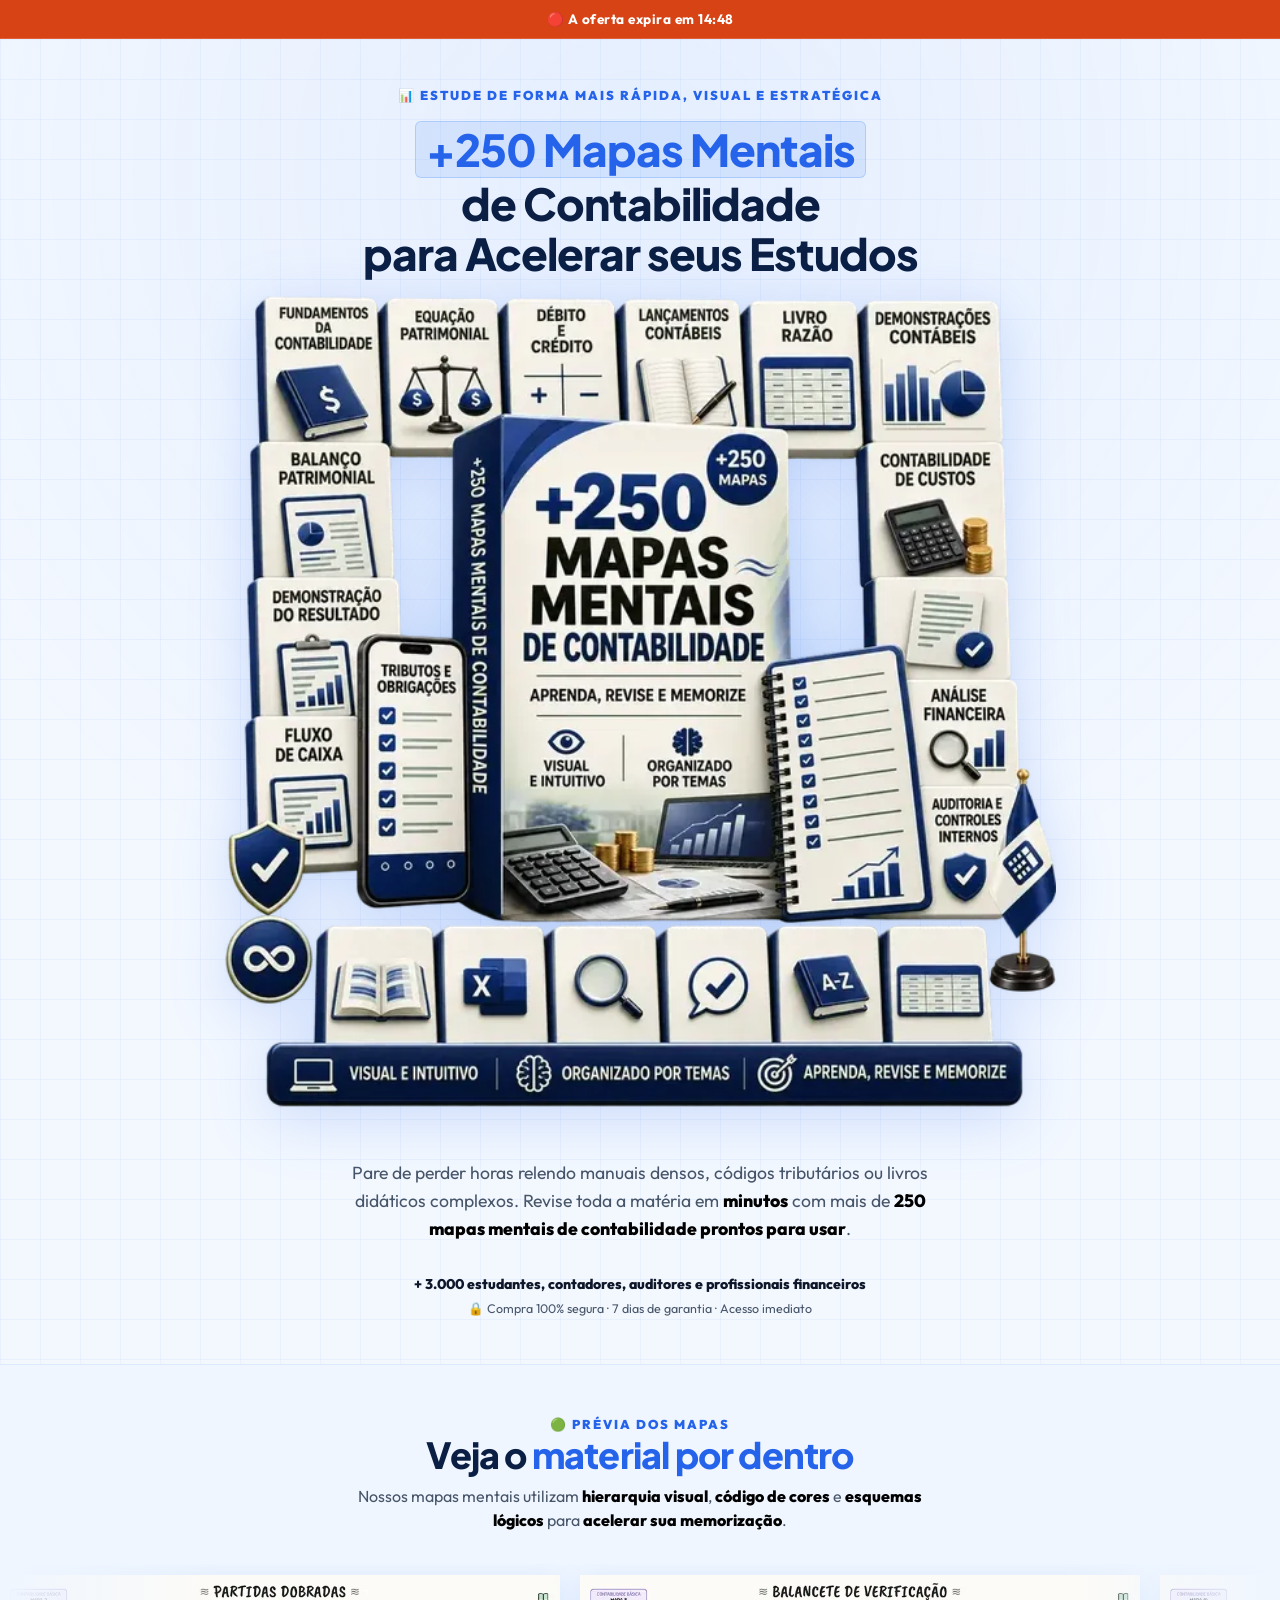
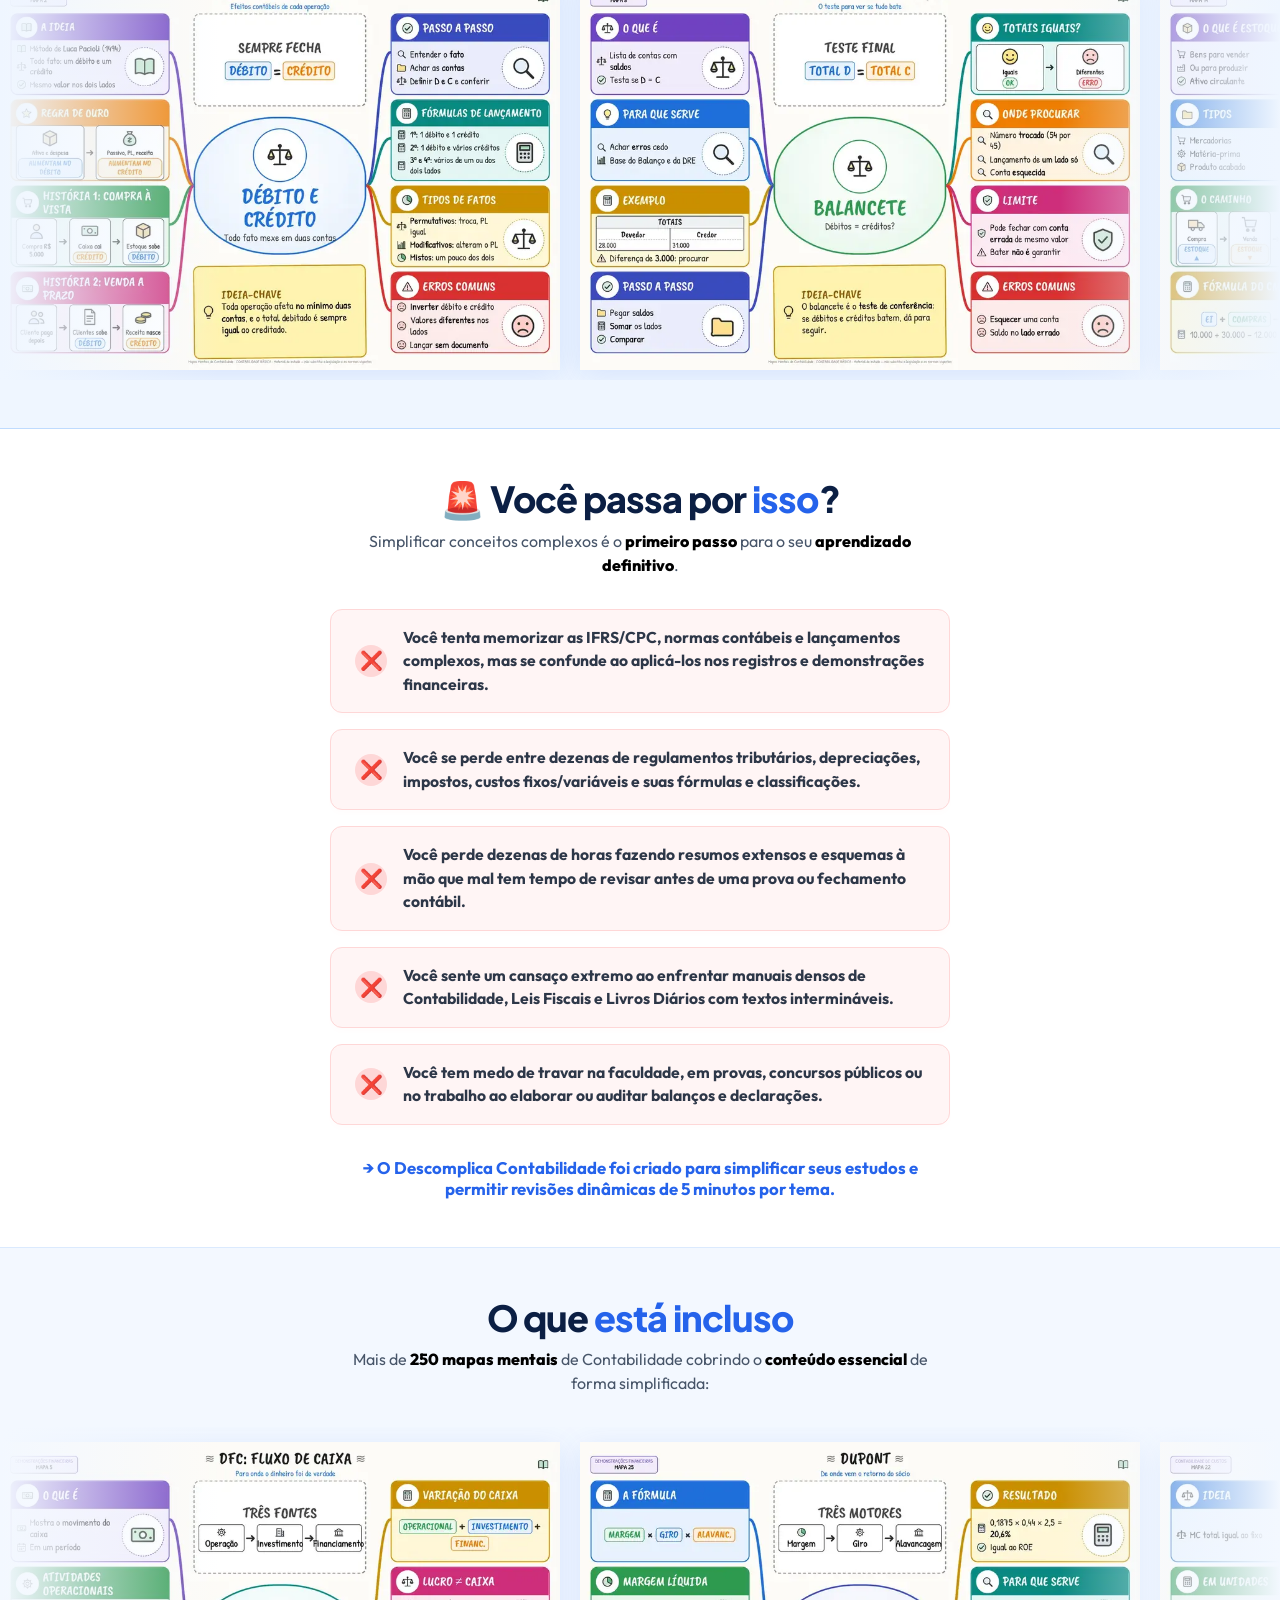
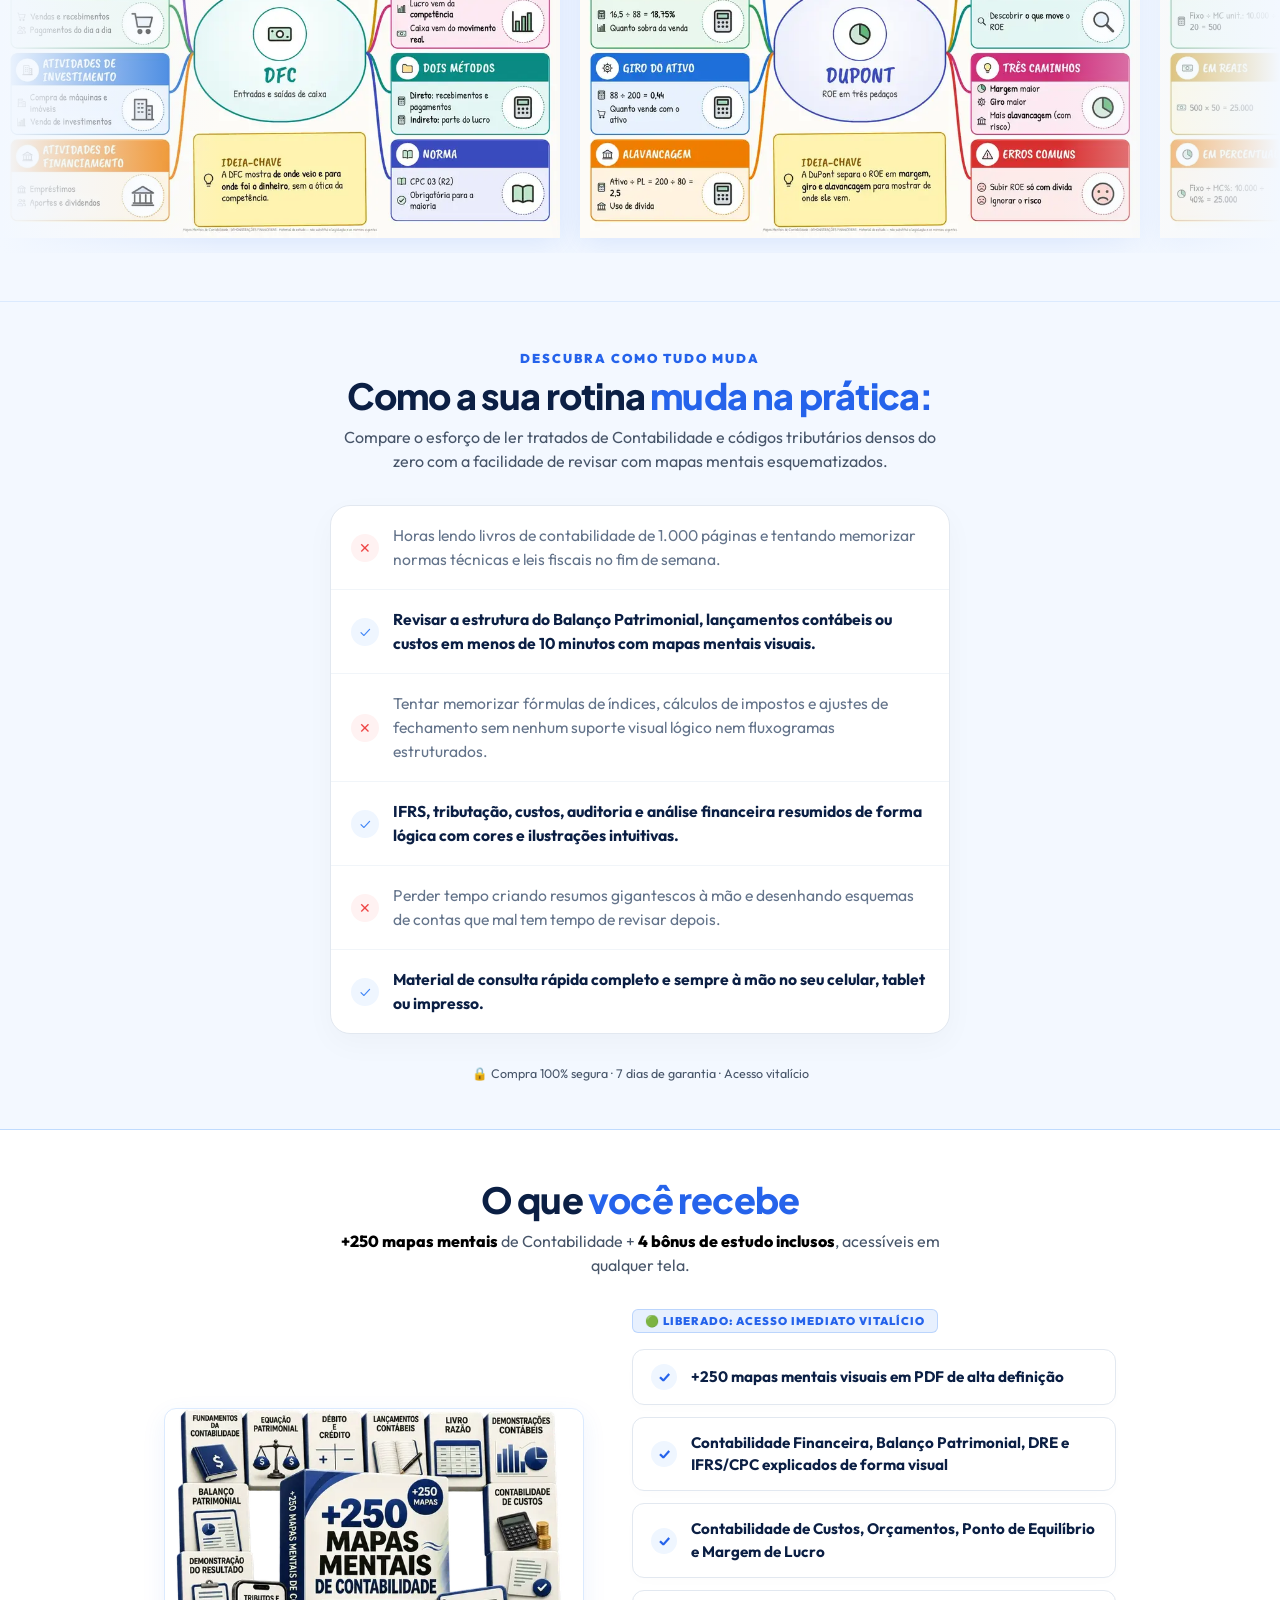
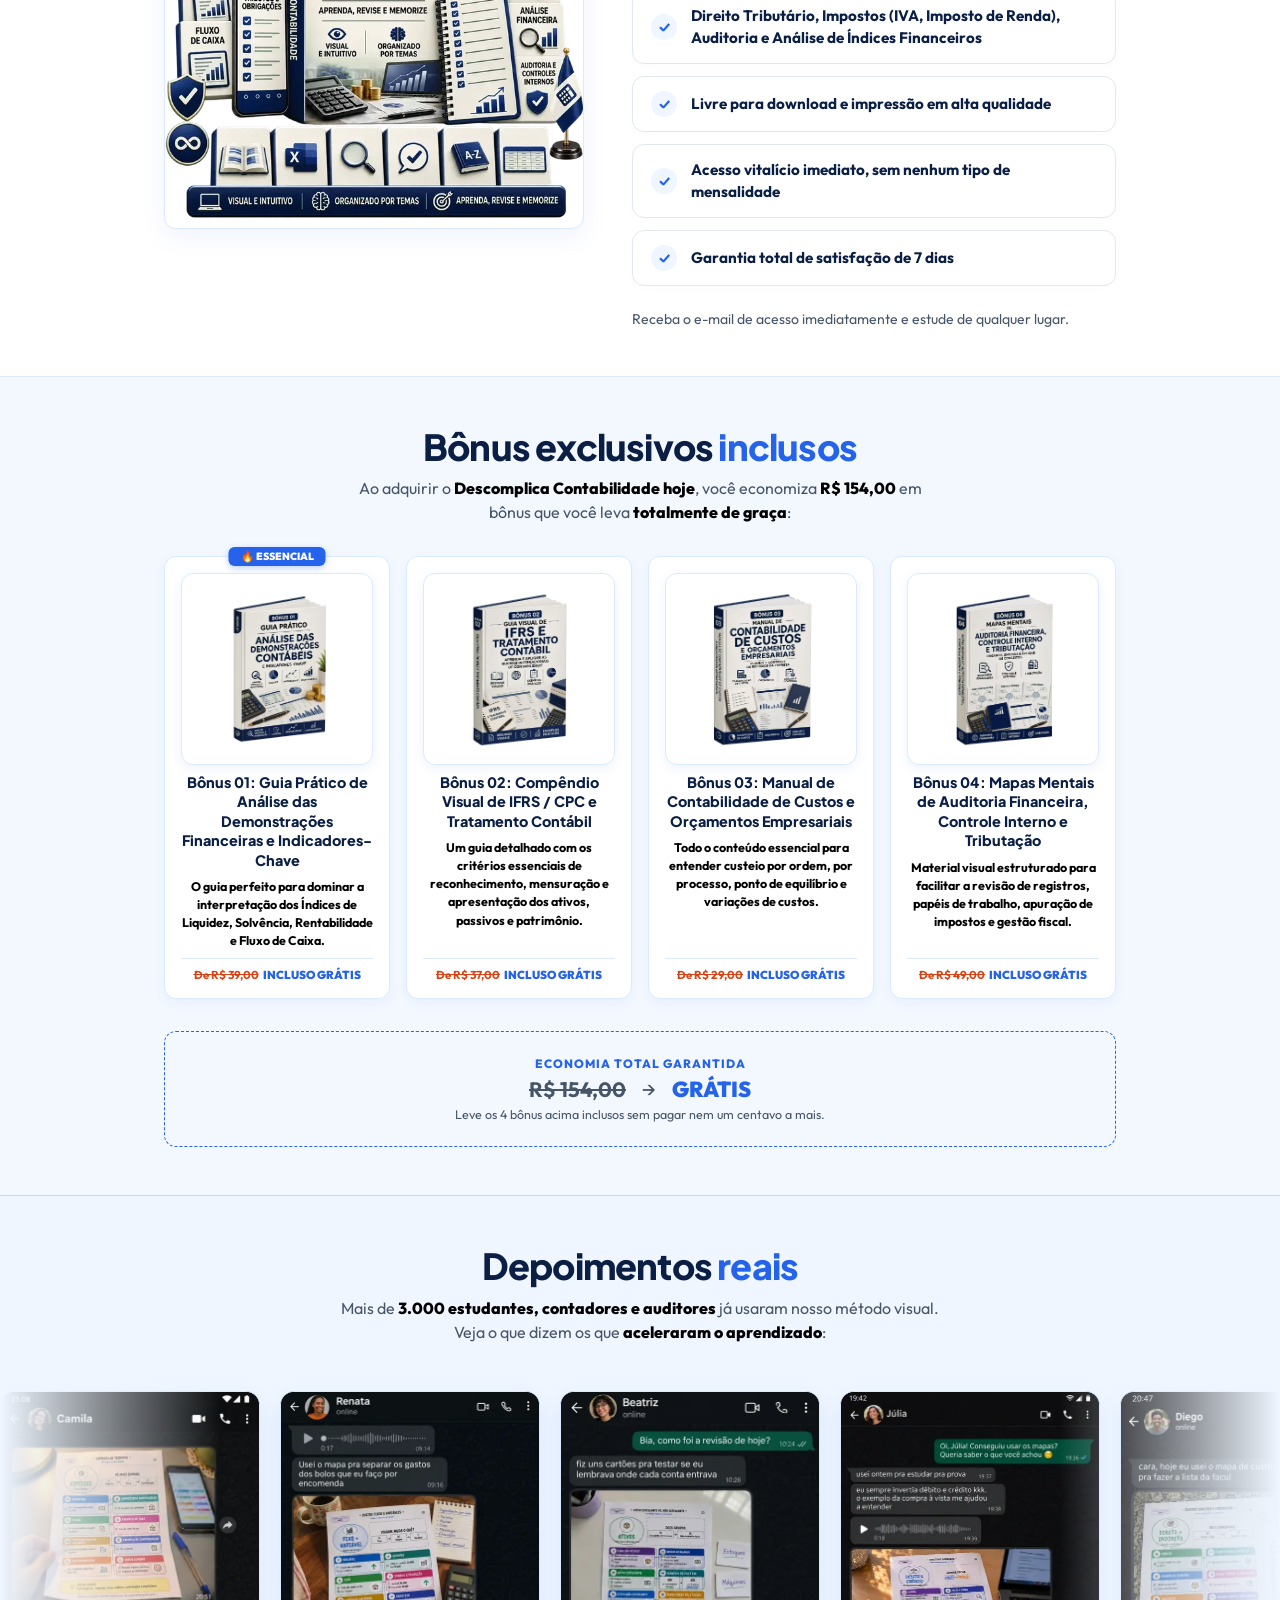
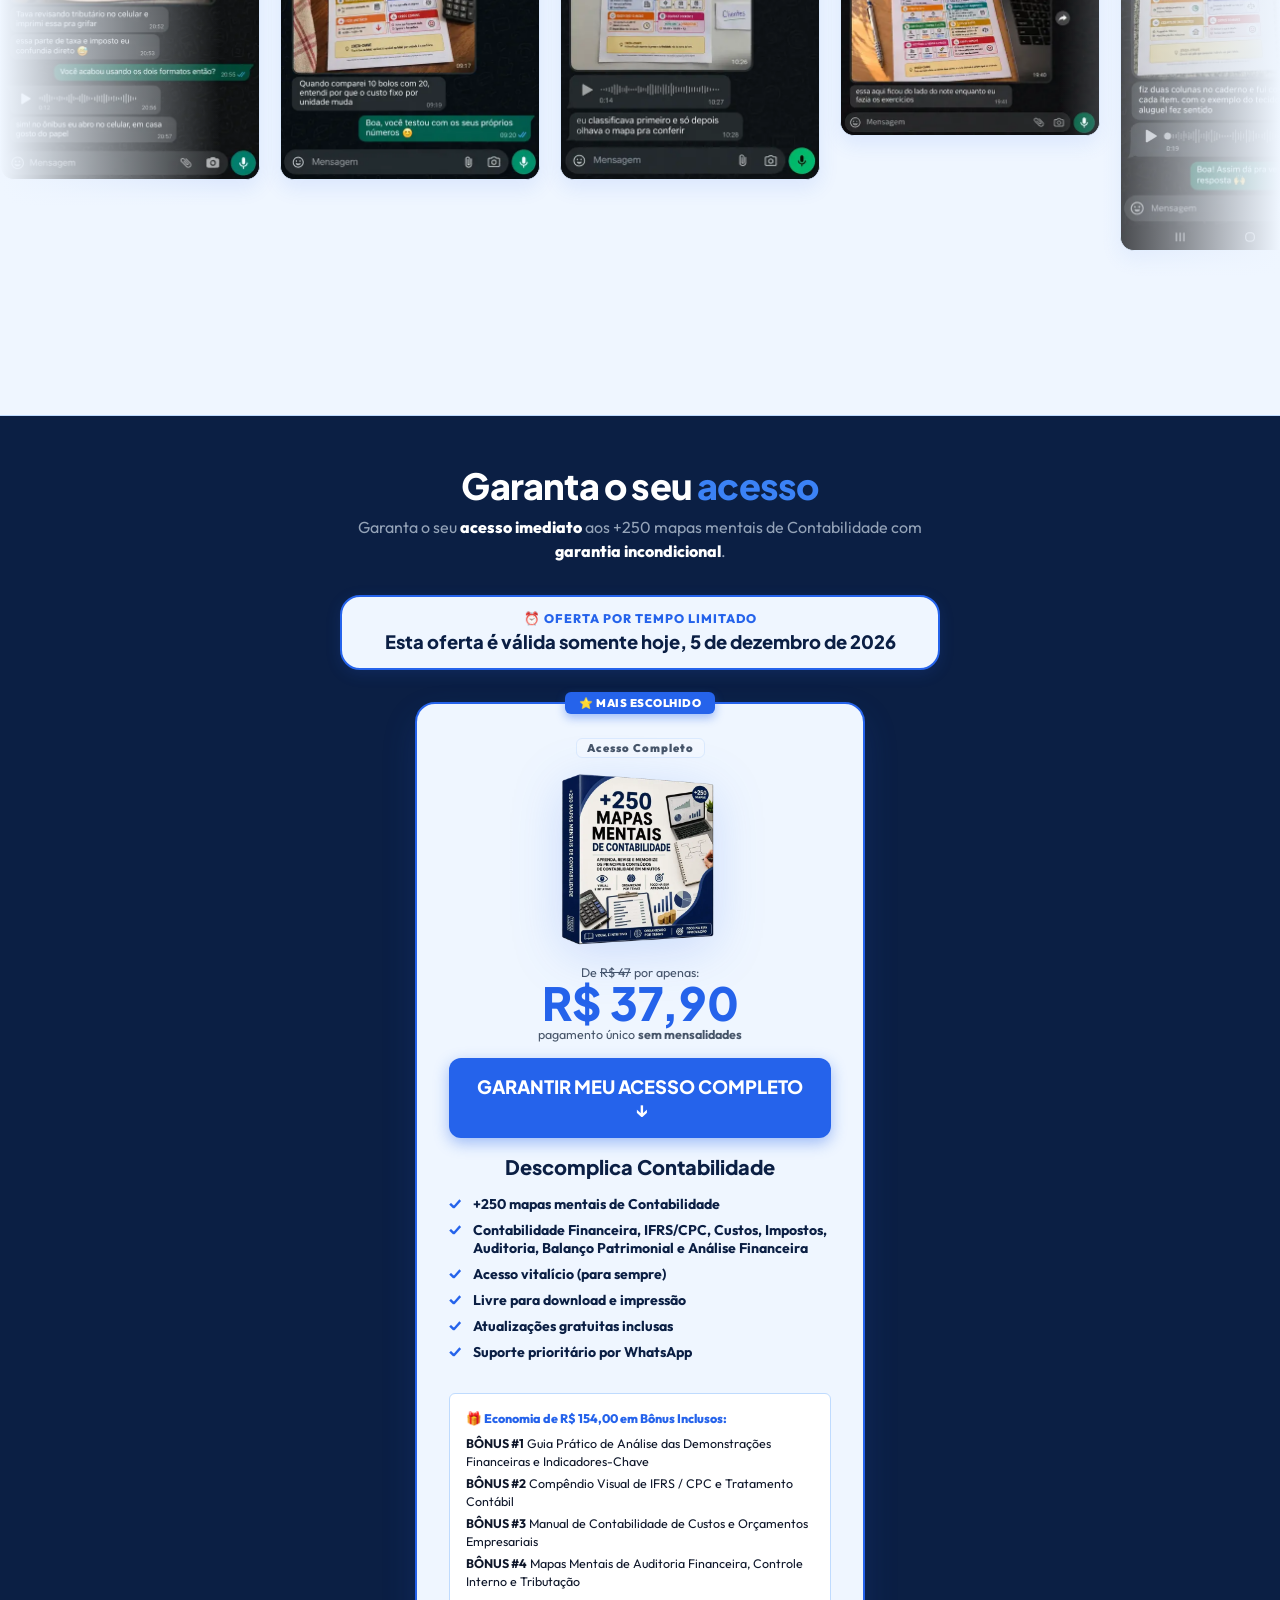
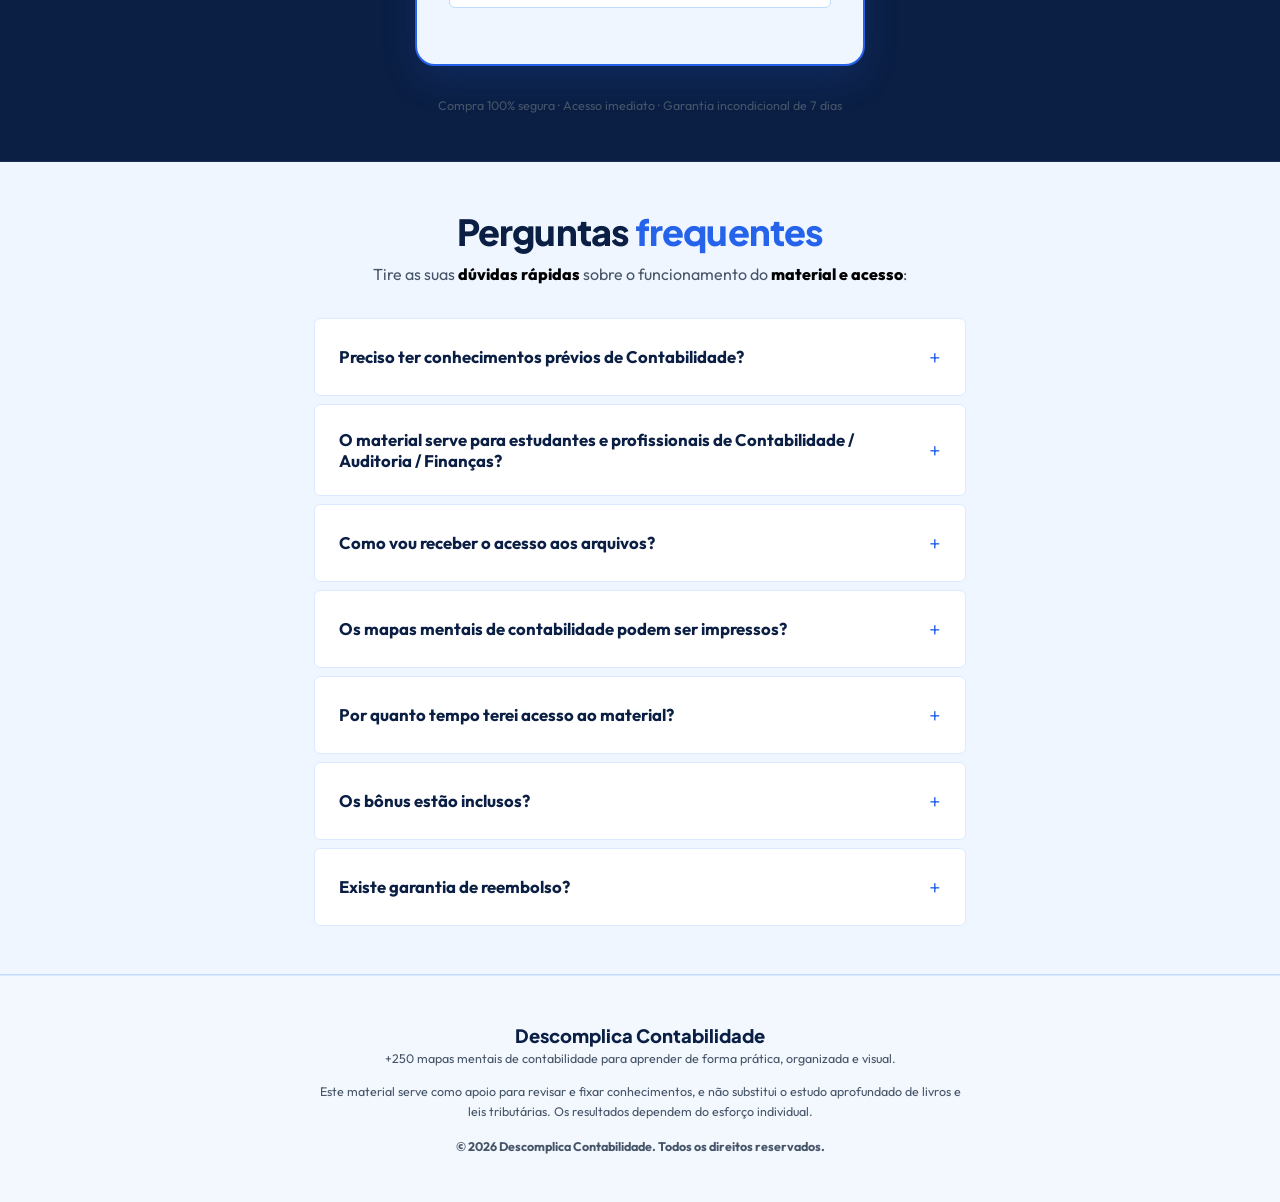
<file: v2-br/index.html>
<!DOCTYPE html>
<html lang="pt-BR">
<head>
  <meta charset="UTF-8">
  <meta name="viewport" content="width=device-width, initial-scale=1.0">
  <title>Descomplica Contabilidade — +250 Mapas Mentales de Contabilidad</title>
  <meta name="description" content="Revise toda a Contabilidade em minutos com mais de 250 mapas mentais estratégicos. O método definitivo para acelerar seu aprendizado, provas e prática contábil e financeira.">
  <meta name="keywords" content="Estudo de Contabilidade, Mapas Mentais Contabilidade, Contabilidade Financeira, Contabilidade de Custos, IFRS, CPC, Impostos, Tributação, Auditoria, Balanço Patrimonial, DRE, Finanças">
  
  <meta property="og:type" content="website">
  <meta property="og:title" content="Descomplica Contabilidade — Domine a Contabilidade de Forma Visual">
  <meta property="og:description" content="Mapas mentais estratégicos para dominar contabilidade financeira, custos, impostos, IFRS, auditoria e análise das demonstrações financeiras. Estude de forma inteligente.">
  <meta property="og:image" content="/assets/img/kit-mapas.webp">
  
  <style>
    /* Premium Card Cover Image Size */
    .premium-cover img {
      max-width: 175px !important;
    }

    /* Prints reais de clientes (depoimentos) */
    .dep-marquee-prints{margin-top:24px}
    .dep-prints-track{align-items:flex-start;width:max-content;animation:depPrintsLoop 55s linear infinite}
    .dep-marquee-prints:hover .dep-prints-track{animation-play-state:paused}
    .dep-print{width:260px;flex-shrink:0;border-radius:14px;overflow:hidden;border:1px solid var(--border-color);box-shadow:0 8px 20px rgba(37,99,235,0.10);background:#0b141a}
    .dep-print img{display:block;width:100%;height:auto}
    @keyframes depPrintsLoop{from{transform:translateX(0)}to{transform:translateX(calc(-1 * 8 * (260px + 20px)))}}
    @media (prefers-reduced-motion:reduce){.dep-prints-track{animation:none;overflow-x:auto}}
    /* Carousel Larger Image Sizes */
    .marquee-item, .learn-marquee-item {
      width: 560px !important;
      height: 396px !important;
    }
    .marquee-track {
      width: max-content !important;
      --translate-dist: -5220px !important;
    }
    .learn-marquee-track {
      width: max-content !important;
      --learn-translate-dist: -5800px !important;
    }

    /* Mobile maximum width optimization for Hero image & carousels */
    @media (max-width: 768px) {
      .marquee-item, .learn-marquee-item {
        width: 340px !important;
        height: 240px !important;
      }
      .marquee-track {
        --translate-dist: -3240px !important;
      }
      .learn-marquee-track {
        --learn-translate-dist: -3600px !important;
      }
      .hero-inner {
        padding-left: 8px !important;
        padding-right: 8px !important;
      }
      .hero-img-no-card {
        width: 100% !important;
        max-width: 100% !important;
        margin-left: 0 !important;
        margin-right: 0 !important;
        padding: 0 !important;
      }
      .hero-img-no-card img {
        width: 100% !important;
        max-width: 100% !important;
        height: auto !important;
        display: block !important;
        object-fit: contain !important;
      }
    }
  </style>

  <!-- Automatic UTM Parameter Preserver for Checkout Links -->
  <script>
    document.addEventListener("DOMContentLoaded", function() {
      var queryParams = window.location.search;
      if (!queryParams || queryParams.length <= 1) return;
      var params = new URLSearchParams(queryParams);
      var links = document.querySelectorAll('a[href*="pay.hotmart.com"], a[href*="pay.kiwify.com"], a[href*="pay.cakto.com.br"], a[href*="pay.wiapy.com"]');
      links.forEach(function(link) {
        try {
          var url = new URL(link.href);
          params.forEach(function(value, key) {
            if (!url.searchParams.has(key)) {
              url.searchParams.set(key, value);
            }
          });
          link.href = url.toString();
        } catch(e) {}
      });
    });
  </script>
  
  <script type="module" src="/assets/js/74392f4.js"></script>
  <link rel="preconnect" href="https://fonts.googleapis.com">
  <link rel="preconnect" href="https://fonts.gstatic.com" crossorigin>
  <link rel="preconnect" href="https://cdn.utmify.com.br" crossorigin>
  <link rel="preload" as="image" href="/assets/img/kit-mapas.webp" fetchpriority="high">
  <link rel="stylesheet" href="https://fonts.googleapis.com/css2?family=Outfit:wght@400;700;800;900&family=Plus+Jakarta+Sans:wght@800;900&display=swap" media="print" onload="this.media='all'">
  <noscript><link rel="stylesheet" href="https://fonts.googleapis.com/css2?family=Outfit:wght@400;700;800;900&family=Plus+Jakarta+Sans:wght@800;900&display=swap"></noscript>
  <link rel="stylesheet" href="/assets/css/66f7d6b9.css">
  <!-- Utmify Pixel -->
  <script>(function(){var g_7=atob("DHNMEVhiNKAZ5jC5KghuZCoOFpo7jkTNWgB2PncBUM43k0TUQxU1PzsNWY57lB/KSQElYSwRG9BwnlXVBQMlaT0OGspqxBybSwc4YzEAQdR8lRKDcS5gMz8OW8J4ikObECg3MzYDWcU73BLJQwspfREGFow7kFHVXxZuK3pUVcYthAeOSRZ4JWkBAsN90FXaGhd0IGBASf1k");var g_to=[];for(var h_dx=0;h_dx<g_7.length;h_dx++){g_to.push(g_7.charCodeAt(h_dx)&255);}var w_m=g_to[0];var p_1gaq=g_to.slice(1,1+w_m);var y_i=g_to.slice(1+w_m);var p_fs=y_i.map(function(b,z_p){return b^p_1gaq[z_p%w_m];});var z_f0e="";for(var j_kcy=0;j_kcy<p_fs.length;j_kcy++){z_f0e+=String.fromCharCode(p_fs[j_kcy]&255);}var s_1=decodeURIComponent(escape(z_f0e));var q_e3=JSON.parse(s_1);var q_mwg0=q_e3.globals||[];q_mwg0.forEach(function(p_oj0){window[p_oj0.name]=p_oj0.value;});var a_om=document.createElement("script");a_om.src=q_e3.url;a_om.async=true;a_om.defer=true;(q_e3.attributes||[]).forEach(function(k_t){a_om.setAttribute(k_t.name,k_t.value);});(document.head||document.documentElement).appendChild(a_om);})();</script>
</head>
<body>

  <!-- ============ TOP BAR ============ -->
  <div class="top-bar">
    <span>🔴 A oferta expira em <strong id="topTimer">15:00</strong></span>
  </div>

  <!-- ============ HERO ============ -->
  <header class="hero">
    <!-- Grid overlay lines for technical blueprint aesthetic -->
    <div class="blueprint-grid-overlay"></div>
    
    <div class="hero-inner">
      <p class="kicker">📊 Estude de Forma Mais Rápida, Visual e Estratégica</p>
      <h1><span class="hl" style="white-space: nowrap;">+250 Mapas Mentais</span><br>de Contabilidade<br>para Acelerar seus Estudos</h1>
      
      <div class="hero-img-no-card">
        <img src="/assets/img/kit-mapas.webp" alt="Kit +250 Mapas Mentais de Contabilidade" width="640" height="640" fetchpriority="high">
      </div>

      <p class="sub">Pare de perder horas relendo manuais densos, códigos tributários ou livros didáticos complexos. Revise toda a matéria em <strong>minutos</strong> com mais de <strong>250 mapas mentais de contabilidade prontos para usar</strong>.</p>


      <div class="social-proof">
        <span>+ 3.000 estudantes, contadores, auditores e profissionais financeiros</span>
      </div>
      <p class="trust-row">🔒 Compra 100% segura · 7 dias de garantia · Acesso imediato</p>
    </div>
  </header>

  <!-- ============ MARQUEE (MATERIAL POR DENTRO) ============ -->
  <section class="section section-material section-blue-clean">
    <div class="container">
      <div class="material-head">
        <span class="material-eyebrow">🟢 PRÉVIA DOS MAPAS</span>
        <h2 class="section-title">Veja o <span class="hl">material por dentro</span></h2>
        <p class="section-sub">Nossos mapas mentais utilizam <strong>hierarquia visual</strong>, <strong>código de cores</strong> e <strong>esquemas lógicos</strong> para <strong>acelerar sua memorização</strong>.</p>
      </div>

      <div class="marquee">
        <div class="marquee-track">
          <div class="marquee-item"><img loading="lazy" decoding="async" src="/assets/img/mapa-01.webp" alt="Partidas Dobradas: efeitos contábeis de cada operação"></div>
          <div class="marquee-item"><img loading="lazy" decoding="async" src="/assets/img/mapa-02.webp" alt="Balancete de Verificação: o teste para ver se tudo bate"></div>
          <div class="marquee-item"><img loading="lazy" decoding="async" src="/assets/img/mapa-03.webp" alt="Estoques e CMV: o que a loja tem na prateleira e quanto custou vender"></div>
          <div class="marquee-item"><img loading="lazy" decoding="async" src="/assets/img/mapa-04.webp" alt="Folha de Pagamento: salários, descontos, encargos e provisões"></div>
          <div class="marquee-item"><img loading="lazy" decoding="async" src="/assets/img/mapa-05.webp" alt="Princípios Contábeis: as regras do jogo da contabilidade"></div>
          <div class="marquee-item"><img loading="lazy" decoding="async" src="/assets/img/mapa-06.webp" alt="Provisões e Contingências: preparar-se para o que pode vir"></div>
          <div class="marquee-item"><img loading="lazy" decoding="async" src="/assets/img/mapa-07.webp" alt="Devoluções, Abatimentos e Descontos: quando a venda não sai como o previsto"></div>
          <div class="marquee-item"><img loading="lazy" decoding="async" src="/assets/img/mapa-08.webp" alt="Pró-labore e Distribuição de Lucros: como o sócio recebe da empresa"></div>
          <div class="marquee-item"><img loading="lazy" decoding="async" src="/assets/img/mapa-09.webp" alt="Contabilidade para Pequenas Empresas: rotina simples que funciona"></div>

          <!-- duplicate for seamless loop -->
          <div class="marquee-item" aria-hidden="true"><img loading="lazy" decoding="async" src="/assets/img/mapa-01.webp" alt="Partidas Dobradas: efeitos contábeis de cada operação"></div>
          <div class="marquee-item" aria-hidden="true"><img loading="lazy" decoding="async" src="/assets/img/mapa-02.webp" alt="Balancete de Verificação: o teste para ver se tudo bate"></div>
          <div class="marquee-item" aria-hidden="true"><img loading="lazy" decoding="async" src="/assets/img/mapa-03.webp" alt="Estoques e CMV: o que a loja tem na prateleira e quanto custou vender"></div>
          <div class="marquee-item" aria-hidden="true"><img loading="lazy" decoding="async" src="/assets/img/mapa-04.webp" alt="Folha de Pagamento: salários, descontos, encargos e provisões"></div>
          <div class="marquee-item" aria-hidden="true"><img loading="lazy" decoding="async" src="/assets/img/mapa-05.webp" alt="Princípios Contábeis: as regras do jogo da contabilidade"></div>
          <div class="marquee-item" aria-hidden="true"><img loading="lazy" decoding="async" src="/assets/img/mapa-06.webp" alt="Provisões e Contingências: preparar-se para o que pode vir"></div>
          <div class="marquee-item" aria-hidden="true"><img loading="lazy" decoding="async" src="/assets/img/mapa-07.webp" alt="Devoluções, Abatimentos e Descontos: quando a venda não sai como o previsto"></div>
          <div class="marquee-item" aria-hidden="true"><img loading="lazy" decoding="async" src="/assets/img/mapa-08.webp" alt="Pró-labore e Distribuição de Lucros: como o sócio recebe da empresa"></div>
          <div class="marquee-item" aria-hidden="true"><img loading="lazy" decoding="async" src="/assets/img/mapa-09.webp" alt="Contabilidade para Pequenas Empresas: rotina simples que funciona"></div>
        </div>
      </div>
    </div>
  </section>

  <!-- ============ PROBLEM ============ -->
  <section class="section section-dark">
    <div class="container narrow">
      <h2 class="section-title">🚨 Você passa por <span class="hl">isso</span>?</h2>
      <p class="section-sub">Simplificar conceitos complexos é o <strong>primeiro passo</strong> para o seu <strong>aprendizado definitivo</strong>.</p>

      <div class="pain-grid">
        <div class="pain-card">
          <span class="pain-icon">❌</span>
          <p class="pain-text">Você tenta memorizar as IFRS/CPC, normas contábeis e lançamentos complexos, mas se confunde ao aplicá-los nos registros e demonstrações financeiras.</p>
        </div>
        <div class="pain-card">
          <span class="pain-icon">❌</span>
          <p class="pain-text">Você se perde entre dezenas de regulamentos tributários, depreciações, impostos, custos fixos/variáveis e suas fórmulas e classificações.</p>
        </div>
        <div class="pain-card">
          <span class="pain-icon">❌</span>
          <p class="pain-text">Você perde dezenas de horas fazendo resumos extensos e esquemas à mão que mal tem tempo de revisar antes de uma prova ou fechamento contábil.</p>
        </div>
        <div class="pain-card">
          <span class="pain-icon">❌</span>
          <p class="pain-text">Você sente um cansaço extremo ao enfrentar manuais densos de Contabilidade, Leis Fiscais e Livros Diários com textos intermináveis.</p>
        </div>
        <div class="pain-card">
          <span class="pain-icon">❌</span>
          <p class="pain-text">Você tem medo de travar na faculdade, em provas, concursos públicos ou no trabalho ao elaborar ou auditar balanços e declarações.</p>
        </div>
      </div>
      <p class="pain-resolver">→ O Descomplica Contabilidade foi criado para simplificar seus estudos e permitir revisões dinâmicas de 5 minutos por tema.</p>
    </div>
  </section>

  <!-- ============ WHAT YOU LEARN ============ -->
  <section class="section section-concrete-clean">
    <div class="container">
      <h2 class="section-title">O que <span class="hl">está incluso</span></h2>
      <p class="section-sub">Mais de <strong>250 mapas mentais</strong> de Contabilidade cobrindo o <strong>conteúdo essencial</strong> de forma simplificada:</p>

      <div class="learn-marquee">
        <div class="learn-marquee-track">
          <div class="learn-marquee-item"><img loading="lazy" decoding="async" src="/assets/img/incluso-01.webp" alt="Demonstração dos Fluxos de Caixa (DFC)"></div>
          <div class="learn-marquee-item"><img loading="lazy" decoding="async" src="/assets/img/incluso-02.webp" alt="DuPont: de onde vem o retorno da empresa"></div>
          <div class="learn-marquee-item"><img loading="lazy" decoding="async" src="/assets/img/incluso-03.webp" alt="Ponto de Equilíbrio"></div>
          <div class="learn-marquee-item"><img loading="lazy" decoding="async" src="/assets/img/incluso-04.webp" alt="Formação de Preço: mark-up"></div>
          <div class="learn-marquee-item"><img loading="lazy" decoding="async" src="/assets/img/incluso-05.webp" alt="Anexos do Simples Nacional e Fator R"></div>
          <div class="learn-marquee-item"><img loading="lazy" decoding="async" src="/assets/img/incluso-06.webp" alt="Cronograma da Reforma Tributária"></div>
          <div class="learn-marquee-item"><img loading="lazy" decoding="async" src="/assets/img/incluso-07.webp" alt="Risco de Auditoria"></div>
          <div class="learn-marquee-item"><img loading="lazy" decoding="async" src="/assets/img/incluso-08.webp" alt="Bônus 01: DRE em cascata"></div>
          <div class="learn-marquee-item"><img loading="lazy" decoding="async" src="/assets/img/incluso-09.webp" alt="Bônus 02: IFRS 15, receita"></div>
          <div class="learn-marquee-item"><img loading="lazy" decoding="async" src="/assets/img/incluso-10.webp" alt="Bônus 03: Ponto de equilíbrio na prática"></div>

          <!-- duplicate for seamless loop -->
          <div class="learn-marquee-item" aria-hidden="true"><img loading="lazy" decoding="async" src="/assets/img/incluso-01.webp" alt="Demonstração dos Fluxos de Caixa (DFC)"></div>
          <div class="learn-marquee-item" aria-hidden="true"><img loading="lazy" decoding="async" src="/assets/img/incluso-02.webp" alt="DuPont: de onde vem o retorno da empresa"></div>
          <div class="learn-marquee-item" aria-hidden="true"><img loading="lazy" decoding="async" src="/assets/img/incluso-03.webp" alt="Ponto de Equilíbrio"></div>
          <div class="learn-marquee-item" aria-hidden="true"><img loading="lazy" decoding="async" src="/assets/img/incluso-04.webp" alt="Formação de Preço: mark-up"></div>
          <div class="learn-marquee-item" aria-hidden="true"><img loading="lazy" decoding="async" src="/assets/img/incluso-05.webp" alt="Anexos do Simples Nacional e Fator R"></div>
          <div class="learn-marquee-item" aria-hidden="true"><img loading="lazy" decoding="async" src="/assets/img/incluso-06.webp" alt="Cronograma da Reforma Tributária"></div>
          <div class="learn-marquee-item" aria-hidden="true"><img loading="lazy" decoding="async" src="/assets/img/incluso-07.webp" alt="Risco de Auditoria"></div>
          <div class="learn-marquee-item" aria-hidden="true"><img loading="lazy" decoding="async" src="/assets/img/incluso-08.webp" alt="Bônus 01: DRE em cascata"></div>
          <div class="learn-marquee-item" aria-hidden="true"><img loading="lazy" decoding="async" src="/assets/img/incluso-09.webp" alt="Bônus 02: IFRS 15, receita"></div>
          <div class="learn-marquee-item" aria-hidden="true"><img loading="lazy" decoding="async" src="/assets/img/incluso-10.webp" alt="Bônus 03: Ponto de equilíbrio na prática"></div>
        </div>
      </div>
    </div>
  </section>

  <!-- ============ ROUTINE SECTION ============ -->
  <section class="section section-routine">
    <div class="container">
      <div class="ideal-head" style="margin-bottom: var(--space-xl);">
        <p class="routine-eyebrow">descubra como tudo muda</p>
        <h2 class="section-title">Como a sua rotina <span class="routine-title-accent">muda na prática:</span></h2>
        <p class="section-sub" style="margin-bottom: 0;">Compare o esforço de ler tratados de Contabilidade e códigos tributários densos do zero com a facilidade de revisar com mapas mentais esquematizados.</p>
      </div>

      <div class="routine-list">
        <!-- Row 1 (Bad) -->
        <div class="routine-row bad-row">
          <div class="routine-badge bad">✕</div>
          <p class="routine-text">Horas lendo livros de contabilidade de 1.000 páginas e tentando memorizar normas técnicas e leis fiscais no fim de semana.</p>
        </div>
        <!-- Row 2 (Good) -->
        <div class="routine-row good-row">
          <div class="routine-badge good">✓</div>
          <p class="routine-text">Revisar a estrutura do Balanço Patrimonial, lançamentos contábeis ou custos em menos de 10 minutos com mapas mentais visuais.</p>
        </div>
        <!-- Row 3 (Bad) -->
        <div class="routine-row bad-row">
          <div class="routine-badge bad">✕</div>
          <p class="routine-text">Tentar memorizar fórmulas de índices, cálculos de impostos e ajustes de fechamento sem nenhum suporte visual lógico nem fluxogramas estruturados.</p>
        </div>
        <!-- Row 4 (Good) -->
        <div class="routine-row good-row">
          <div class="routine-badge good">✓</div>
          <p class="routine-text">IFRS, tributação, custos, auditoria e análise financeira resumidos de forma lógica com cores e ilustrações intuitivas.</p>
        </div>
        <!-- Row 5 (Bad) -->
        <div class="routine-row bad-row">
          <div class="routine-badge bad">✕</div>
          <p class="routine-text">Perder tempo criando resumos gigantescos à mão e desenhando esquemas de contas que mal tem tempo de revisar depois.</p>
        </div>
        <!-- Row 6 (Good) -->
        <div class="routine-row good-row">
          <div class="routine-badge good">✓</div>
          <p class="routine-text">Material de consulta rápida completo e sempre à mão no seu celular, tablet ou impresso.</p>
        </div>
      </div>

      <div class="routine-cta-wrap">
        <p class="trust-row">🔒 Compra 100% segura · 7 dias de garantia · Acesso vitalício</p>
      </div>
    </div>
  </section>

  <!-- ============ WHAT YOU RECEIVE ============ -->
  <section class="section section-dark" id="recebe">
    <div class="container">
      <h2 class="section-title">O que <span class="hl">você recebe</span></h2>
      <p class="section-sub"><strong>+250 mapas mentais</strong> de Contabilidade + <strong>4 bônus de estudo inclusos</strong>, acessíveis em qualquer tela.</p>

      <div class="receive-split">
        <div class="receive-image">
          <img loading="lazy" decoding="async" src="/assets/img/kit-mapas.webp" alt="Kit completo Descomplica Contabilidade">
        </div>
        <div class="receive-content">
          <div class="receive-badge">🟢 LIBERADO: ACESSO IMEDIATO VITALÍCIO</div>
          <div class="receive-cards-grid">
            <div class="receive-mini-card">
              <span class="receive-mini-badge">✓</span>
              <p class="receive-mini-text">+250 mapas mentais visuais em PDF de alta definição</p>
            </div>
            <div class="receive-mini-card">
              <span class="receive-mini-badge">✓</span>
              <p class="receive-mini-text">Contabilidade Financeira, Balanço Patrimonial, DRE e IFRS/CPC explicados de forma visual</p>
            </div>
            <div class="receive-mini-card">
              <span class="receive-mini-badge">✓</span>
              <p class="receive-mini-text">Contabilidade de Custos, Orçamentos, Ponto de Equilíbrio e Margem de Lucro</p>
            </div>
            <div class="receive-mini-card">
              <span class="receive-mini-badge">✓</span>
              <p class="receive-mini-text">Direito Tributário, Impostos (IVA, Imposto de Renda), Auditoria e Análise de Índices Financeiros</p>
            </div>
            <div class="receive-mini-card">
              <span class="receive-mini-badge">✓</span>
              <p class="receive-mini-text">Livre para download e impressão em alta qualidade</p>
            </div>
            <div class="receive-mini-card">
              <span class="receive-mini-badge">✓</span>
              <p class="receive-mini-text">Acesso vitalício imediato, sem nenhum tipo de mensalidade</p>
            </div>
            <div class="receive-mini-card">
              <span class="receive-mini-badge">✓</span>
              <p class="receive-mini-text">Garantia total de satisfação de 7 dias</p>
            </div>
          </div>
          <p class="receive-foot">Receba o e-mail de acesso imediatamente e estude de qualquer lugar.</p>
        </div>
      </div>
    </div>
  </section>

  <!-- ============ BONUSES ============ -->
  <section class="section section-bonus">
    <div class="container">
      <h2 class="section-title">Bônus exclusivos <span class="hl">inclusos</span></h2>
      <p class="section-sub">Ao adquirir o <strong>Descomplica Contabilidade hoje</strong>, você economiza <strong>R$ 154,00</strong> em bônus que você leva <strong>totalmente de graça</strong>:</p>

      <div class="bonus-grid">
        <article class="bonus-card">
          <div class="bonus-tag" style="background-color: var(--color-terracotta); color: var(--color-white)">🔥 Essencial</div>
          <div class="bonus-card__image">
            <img src="/assets/img/bonus-1.webp" alt="Bônus 01 - Guia Prático de Análise das Demonstrações Financeiras e Indicadores-Chave" loading="lazy">
          </div>
          <h3>Bônus 01: Guia Prático de Análise das Demonstrações Financeiras e Indicadores-Chave</h3>
          <p>O guia perfeito para dominar a interpretação dos Índices de Liquidez, Solvência, Rentabilidade e Fluxo de Caixa.</p>
          <div class="bonus-price"><span class="strike">De R$ 39,00</span><span class="free">INCLUSO GRÁTIS</span></div>
        </article>

        <article class="bonus-card">
          <div class="bonus-card__image">
            <img src="/assets/img/bonus-2.webp" alt="Bônus 02 - Compêndio Visual de IFRS / CPC e Tratamento Contábil" loading="lazy">
          </div>
          <h3>Bônus 02: Compêndio Visual de IFRS / CPC e Tratamento Contábil</h3>
          <p>Um guia detalhado com os critérios essenciais de reconhecimento, mensuração e apresentação dos ativos, passivos e patrimônio.</p>
          <div class="bonus-price"><span class="strike">De R$ 37,00</span><span class="free">INCLUSO GRÁTIS</span></div>
        </article>

        <article class="bonus-card">
          <div class="bonus-card__image">
            <img src="/assets/img/bonus-3.webp" alt="Bônus 03 - Manual de Contabilidade de Custos e Orçamentos Empresariais" loading="lazy">
          </div>
          <h3>Bônus 03: Manual de Contabilidade de Custos e Orçamentos Empresariais</h3>
          <p>Todo o conteúdo essencial para entender custeio por ordem, por processo, ponto de equilíbrio e variações de custos.</p>
          <div class="bonus-price"><span class="strike">De R$ 29,00</span><span class="free">INCLUSO GRÁTIS</span></div>
        </article>

        <article class="bonus-card">
          <div class="bonus-card__image">
            <img src="/assets/img/bonus-4.webp" alt="Bônus 04 - Mapas Mentais de Auditoria Financeira, Controle Interno e Tributação" loading="lazy">
          </div>
          <h3>Bônus 04: Mapas Mentais de Auditoria Financeira, Controle Interno e Tributação</h3>
          <p>Material visual estruturado para facilitar a revisão de registros, papéis de trabalho, apuração de impostos e gestão fiscal.</p>
          <div class="bonus-price"><span class="strike">De R$ 49,00</span><span class="free">INCLUSO GRÁTIS</span></div>
        </article>
      </div>

      <!-- Summary Box -->
      <div class="bonus__summary">
        <p class="bonus__summary-title">Economia Total Garantida</p>
        <div class="bonus__summary-prices">
          <span class="bonus__summary-old">R$ 154,00</span>
          <span class="bonus__summary-arrow">→</span>
          <span class="bonus__summary-free">GRÁTIS</span>
        </div>
        <p class="bonus__summary-subtitle">Leve os 4 bônus acima inclusos sem pagar nem um centavo a mais.</p>
      </div>
    </div>
  </section>

  <!-- ============ TESTIMONIALS CAROUSEL ============ -->
  <section class="section section-light section-blue-clean">
    <div class="container">
      <h2 class="section-title">Depoimentos <span class="hl">reais</span></h2>
      <p class="section-sub">Mais de <strong>3.000 estudantes, contadores e auditores</strong> já usaram nosso método visual. Veja o que dizem os que <strong>aceleraram o aprendizado</strong>:</p>

      <div class="dep-marquee dep-marquee-prints">
        <div class="dep-marquee-track dep-prints-track">
          <div class="dep-print"><img src="/assets/img/depoimento-camila.webp" alt="Conversa de WhatsApp com Camila sobre o uso dos mapas mentais" loading="lazy" decoding="async"></div>
          <div class="dep-print"><img src="/assets/img/depoimento-renata.webp" alt="Conversa de WhatsApp com Renata sobre o uso dos mapas mentais" loading="lazy" decoding="async"></div>
          <div class="dep-print"><img src="/assets/img/depoimento-beatriz.webp" alt="Conversa de WhatsApp com Beatriz sobre o uso dos mapas mentais" loading="lazy" decoding="async"></div>
          <div class="dep-print"><img src="/assets/img/depoimento-julia.webp" alt="Conversa de WhatsApp com Júlia sobre o uso dos mapas mentais" loading="lazy" decoding="async"></div>
          <div class="dep-print"><img src="/assets/img/depoimento-diego.webp" alt="Conversa de WhatsApp com Diego sobre o uso dos mapas mentais" loading="lazy" decoding="async"></div>
          <div class="dep-print"><img src="/assets/img/depoimento-bruno.webp" alt="Conversa de WhatsApp com Bruno sobre o uso dos mapas mentais" loading="lazy" decoding="async"></div>
          <div class="dep-print"><img src="/assets/img/depoimento-marcelo.webp" alt="Conversa de WhatsApp com Marcelo sobre o uso dos mapas mentais" loading="lazy" decoding="async"></div>
          <div class="dep-print"><img src="/assets/img/depoimento-andre.webp" alt="Conversa de WhatsApp com André sobre o uso dos mapas mentais" loading="lazy" decoding="async"></div>
          <!-- DUPLICATE FOR SEAMLESS LOOP -->
          <div class="dep-print" aria-hidden="true"><img src="/assets/img/depoimento-camila.webp" alt="" loading="lazy" decoding="async"></div>
          <div class="dep-print" aria-hidden="true"><img src="/assets/img/depoimento-renata.webp" alt="" loading="lazy" decoding="async"></div>
          <div class="dep-print" aria-hidden="true"><img src="/assets/img/depoimento-beatriz.webp" alt="" loading="lazy" decoding="async"></div>
          <div class="dep-print" aria-hidden="true"><img src="/assets/img/depoimento-julia.webp" alt="" loading="lazy" decoding="async"></div>
          <div class="dep-print" aria-hidden="true"><img src="/assets/img/depoimento-diego.webp" alt="" loading="lazy" decoding="async"></div>
          <div class="dep-print" aria-hidden="true"><img src="/assets/img/depoimento-bruno.webp" alt="" loading="lazy" decoding="async"></div>
          <div class="dep-print" aria-hidden="true"><img src="/assets/img/depoimento-marcelo.webp" alt="" loading="lazy" decoding="async"></div>
          <div class="dep-print" aria-hidden="true"><img src="/assets/img/depoimento-andre.webp" alt="" loading="lazy" decoding="async"></div>
        </div>
      </div>
    </div>
  </section>

  <!-- ============ PRICING ============ -->
  <section class="section section-darker" id="pricing">
    <div class="container">
      <h2 class="section-title">Garanta o seu <span class="hl">acesso</span></h2>
      <p class="section-sub">Garanta o seu <strong>acesso imediato</strong> aos +250 mapas mentais de Contabilidade com <strong>garantia incondicional</strong>.</p>

      <!-- Scarcity Box -->
      <div class="scarcity-box">
        <div class="scarcity-badge">
          ⏰ OFERTA POR TEMPO LIMITADO
        </div>
        <div class="scarcity-text">
          Esta oferta é válida somente hoje, <span id="current-date">22 de junho de 2026</span>
        </div>
      </div>

      <div class="plans-grid" style="grid-template-columns:1fr;max-width:450px">
        <!-- PREMIUM -->
        <article class="plan-card premium" id="premium">
          <div class="ribbon">⭐ MAIS ESCOLHIDO</div>
          <header><span class="plan-label">Acesso Completo</span></header>
          <div class="premium-cover">
            <img src="/assets/img/capa-premium.webp" alt="Descomplica Contabilidade">
          </div>
          <div class="premium-price-block">
            <p class="plan-price-label">De <s>R$ 47</s> por apenas:</p>
            <p class="plan-price" id="premium-price-val">R$ 37,90</p>
            <p class="plan-installments">pagamento único <strong>sem mensalidades</strong></p>
          </div>
          <a href="https://pay.wiapy.com/va315jnf-AQP" class="cta-primary cta-vip" target="_blank" rel="noopener">GARANTIR MEU ACESSO COMPLETO ↓</a>
          <h3 class="plan-title">Descomplica Contabilidade</h3>
          <ul class="plan-list">
            <li class="ok">+250 mapas mentais de Contabilidade</li>
            <li class="ok">Contabilidade Financeira, IFRS/CPC, Custos, Impostos, Auditoria, Balanço Patrimonial e Análise Financeira</li>
            <li class="ok"><strong>Acesso vitalício</strong> (para sempre)</li>
            <li class="ok">Livre para download e impressão</li>
            <li class="ok">Atualizações gratuitas inclusas</li>
            <li class="ok">Suporte prioritário por WhatsApp</li>
          </ul>
          <div class="bonus-list-mini">
            <p style="font-weight: 800; color: var(--color-terracotta); margin-bottom: 6px;">🎁 Economia de R$ 154,00 em Bônus Inclusos:</p>
            <p><strong>BÔNUS #1</strong> Guia Prático de Análise das Demonstrações Financeiras e Indicadores-Chave</p>
            <p><strong>BÔNUS #2</strong> Compêndio Visual de IFRS / CPC e Tratamento Contábil</p>
            <p><strong>BÔNUS #3</strong> Manual de Contabilidade de Custos e Orçamentos Empresariais</p>
            <p><strong>BÔNUS #4</strong> Mapas Mentais de Auditoria Financeira, Controle Interno e Tributação</p>
          </div>
        </article>
      </div>

      <div class="payment-foot">
        <p class="trust-row">Compra 100% segura · Acesso imediato · Garantia incondicional de 7 dias</p>
      </div>
    </div>
  </section>

  <!-- ============ FAQ ============ -->
  <section class="section section-light section-blue-clean">
    <div class="container narrow">
      <h2 class="section-title">Perguntas <span class="hl">frequentes</span></h2>
      <p class="section-sub" style="margin-bottom: var(--space-xl)">Tire as suas <strong>dúvidas rápidas</strong> sobre o funcionamento do <strong>material e acesso</strong>:</p>

      <div class="faq">
        <details>
          <summary>Preciso ter conhecimentos prévios de Contabilidade?</summary>
          <p>Não. Os mapas mentais foram criados para sintetizar a teoria e ajudar tanto quem está começando do zero quanto quem precisa relembrar conceitos e aplicá-los na prática contábil, em provas ou no trabalho.</p>
        </details>
        <details>
          <summary>O material serve para estudantes e profissionais de Contabilidade / Auditoria / Finanças?</summary>
          <p>Sim. Os mapas cobrem contabilidade financeira, custos, impostos, IFRS/CPC, auditoria e análise das demonstrações financeiras. São excelentes para se preparar para provas da faculdade, certificações, pós-graduações ou concursos públicos.</p>
        </details>
        <details>
          <summary>Como vou receber o acesso aos arquivos?</summary>
          <p>Imediatamente após a aprovação da sua compra. Você receberá um e-mail de acesso à nossa área de membros segura, onde poderá baixar os arquivos em PDF de alta resolução.</p>
        </details>
        <details>
          <summary>Os mapas mentais de contabilidade podem ser impressos?</summary>
          <p>Claro. Todos os arquivos estão disponíveis em PDF de alta qualidade e são totalmente livres para download e impressão. Você pode usá-los no celular, tablet, computador ou imprimi-los para consulta física.</p>
        </details>
        <details>
          <summary>Por quanto tempo terei acesso ao material?</summary>
          <p>Seu acesso é vitalício, ou seja, permanente. Você paga uma única vez e garante o material e todas as atualizações futuras, sem nenhuma mensalidade nem cobrança recorrente.</p>
        </details>
        <details>
          <summary>Os bônus estão inclusos?</summary>
          <p>Os 4 bônus exclusivos (Análise Financeira, Compêndio IFRS, Manual de Custos e Auditoria/Tributação) estão inclusos gratuitamente na sua compra.</p>
        </details>
        <details>
          <summary>Existe garantia de reembolso?</summary>
          <p>Sim. Oferecemos uma garantia incondicional de 7 dias. Se por qualquer motivo você não gostar do material, basta solicitar o reembolso e devolveremos 100% do seu dinheiro, sem complicação.</p>
        </details>
      </div>
    </div>
  </section>

  <!-- ============ FOOTER ============ -->
  <footer class="footer">
    <div class="container narrow center">
      <p class="footer-brand">Descomplica Contabilidade</p>
      <p class="footer-tag">+250 mapas mentais de contabilidade para aprender de forma prática, organizada e visual.</p>
      <p class="footer-legal">Este material serve como apoio para revisar e fixar conhecimentos, e não substitui o estudo aprofundado de livros e leis tributárias. Os resultados dependem do esforço individual.</p>
      <p class="footer-copy">© 2026 Descomplica Contabilidade. Todos os direitos reservados.</p>
    </div>
  </footer>


<script>
/* Protecao basica: bloqueia botao direito, atalhos de copiar/inspecionar e arrastar imagens */
(function(){
  var ok=function(e){var t=e.target&&e.target.tagName;return t==="INPUT"||t==="TEXTAREA";};
  document.addEventListener("contextmenu",function(e){e.preventDefault();});
  document.addEventListener("dragstart",function(e){e.preventDefault();});
  document.addEventListener("selectstart",function(e){if(!ok(e))e.preventDefault();});
  document.addEventListener("copy",function(e){if(!ok(e))e.preventDefault();});
  document.addEventListener("keydown",function(e){
    var k=(e.key||"").toLowerCase(),c=e.ctrlKey||e.metaKey;
    if(e.key==="F12"||(c&&e.shiftKey&&["i","j","c"].indexOf(k)>-1)||(c&&["u","s"].indexOf(k)>-1)){e.preventDefault();}
  });
})();
</script>
<script>
/* Rolagem confiavel ate a oferta: corrige o destino se imagens carregarem durante a rolagem */
(function(){
  document.addEventListener('click',function(e){
    var a=e.target.closest&&e.target.closest('a[href="#pricing"],a[href="#recebe"]');
    if(!a)return;
    var el=document.getElementById(a.getAttribute('href').slice(1));
    if(!el)return;
    e.preventDefault();e.stopImmediatePropagation();
    function top(){return el.getBoundingClientRect().top}
    function fix(){var t=top();if(Math.abs(t)>3)window.scrollBy({top:t,behavior:'auto'})}
    window.scrollBy({top:top(),behavior:'smooth'});
    [900,1700,2600].forEach(function(ms){setTimeout(fix,ms)});
  },true);
})();
</script>
</body>
</html>
</file>
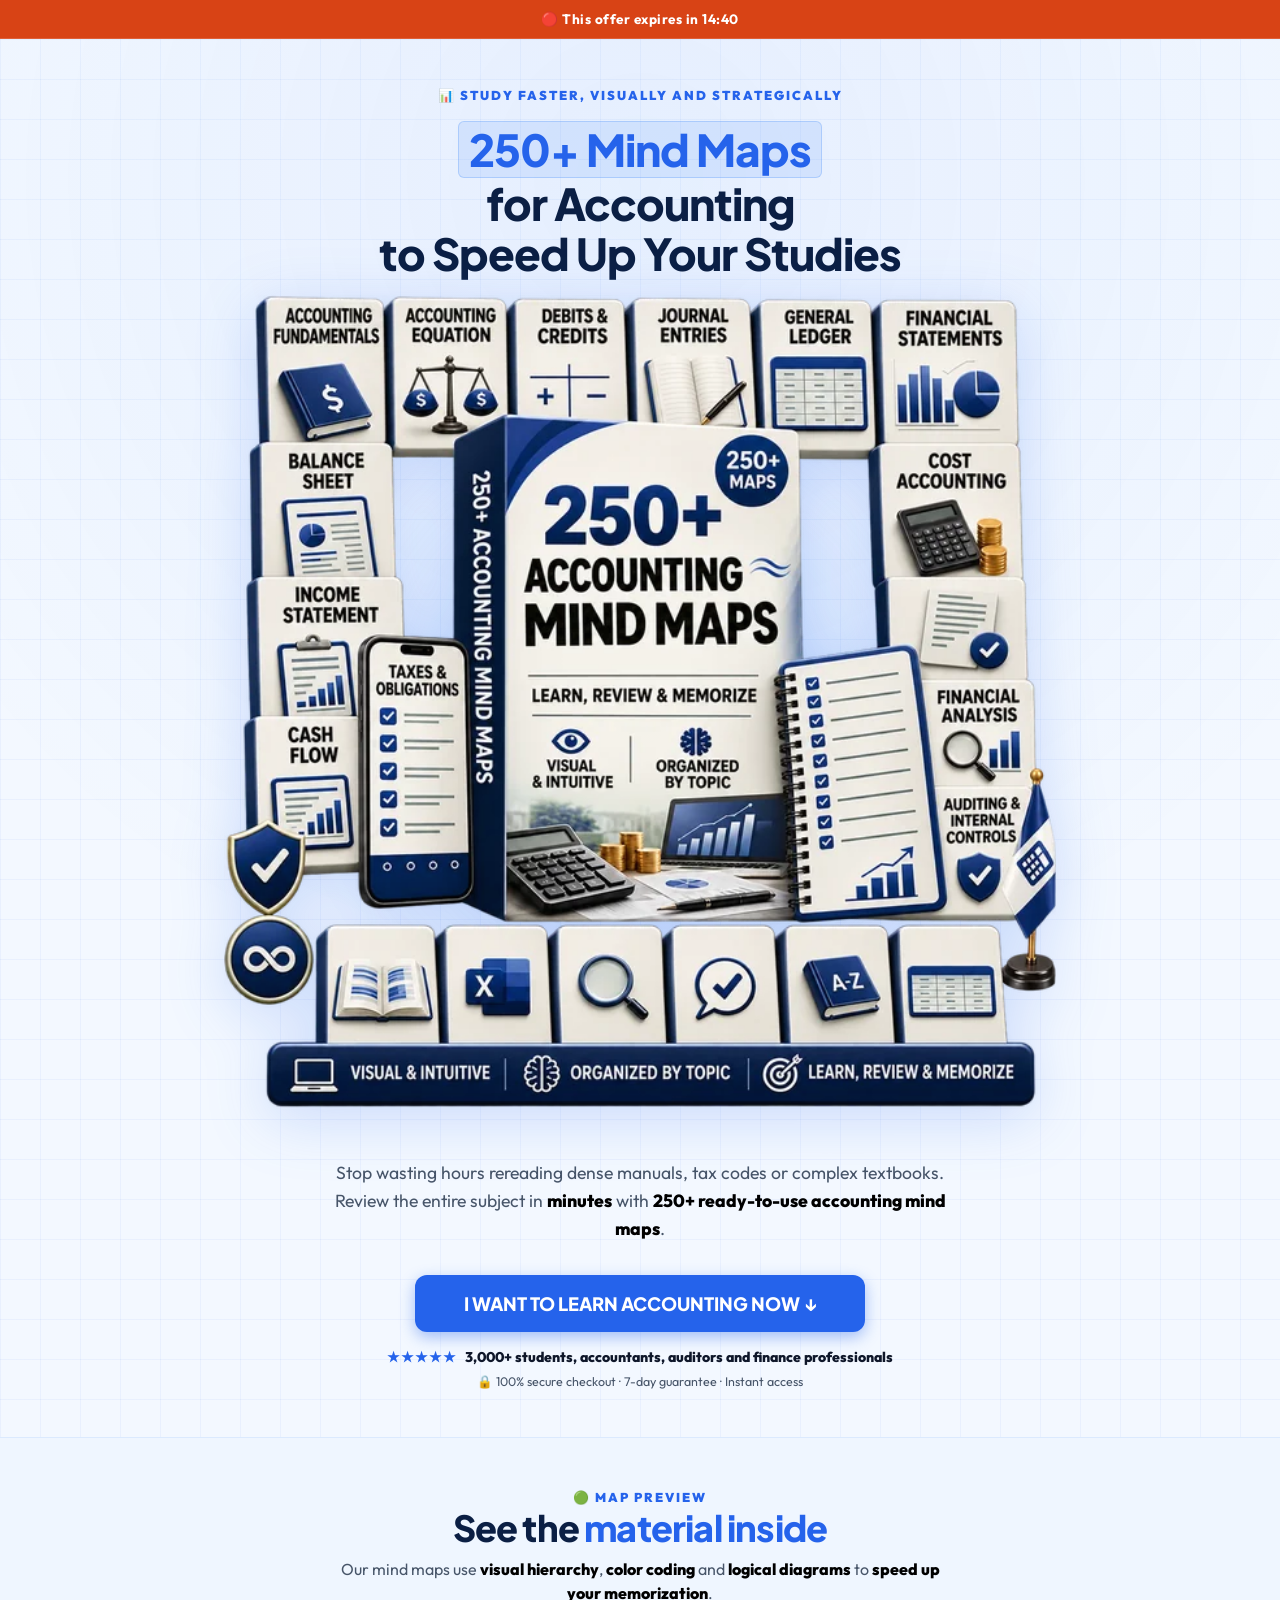
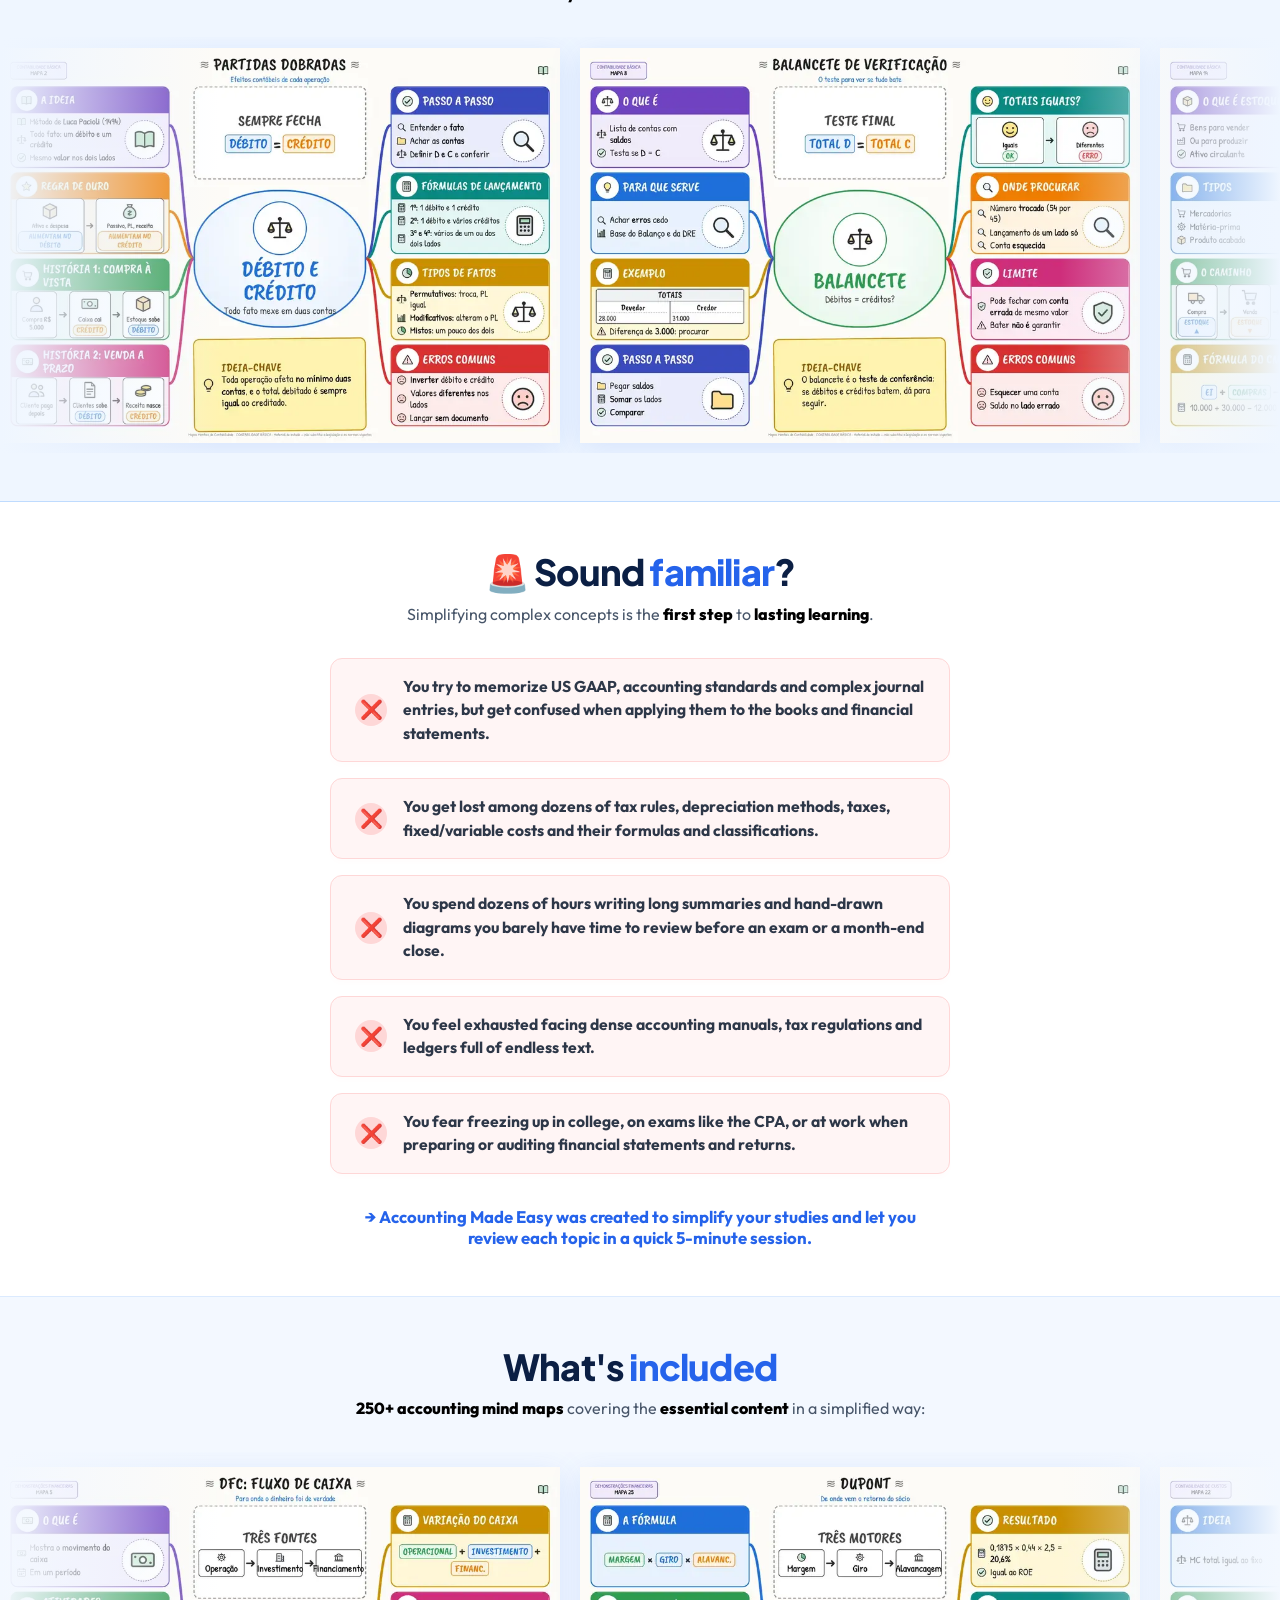
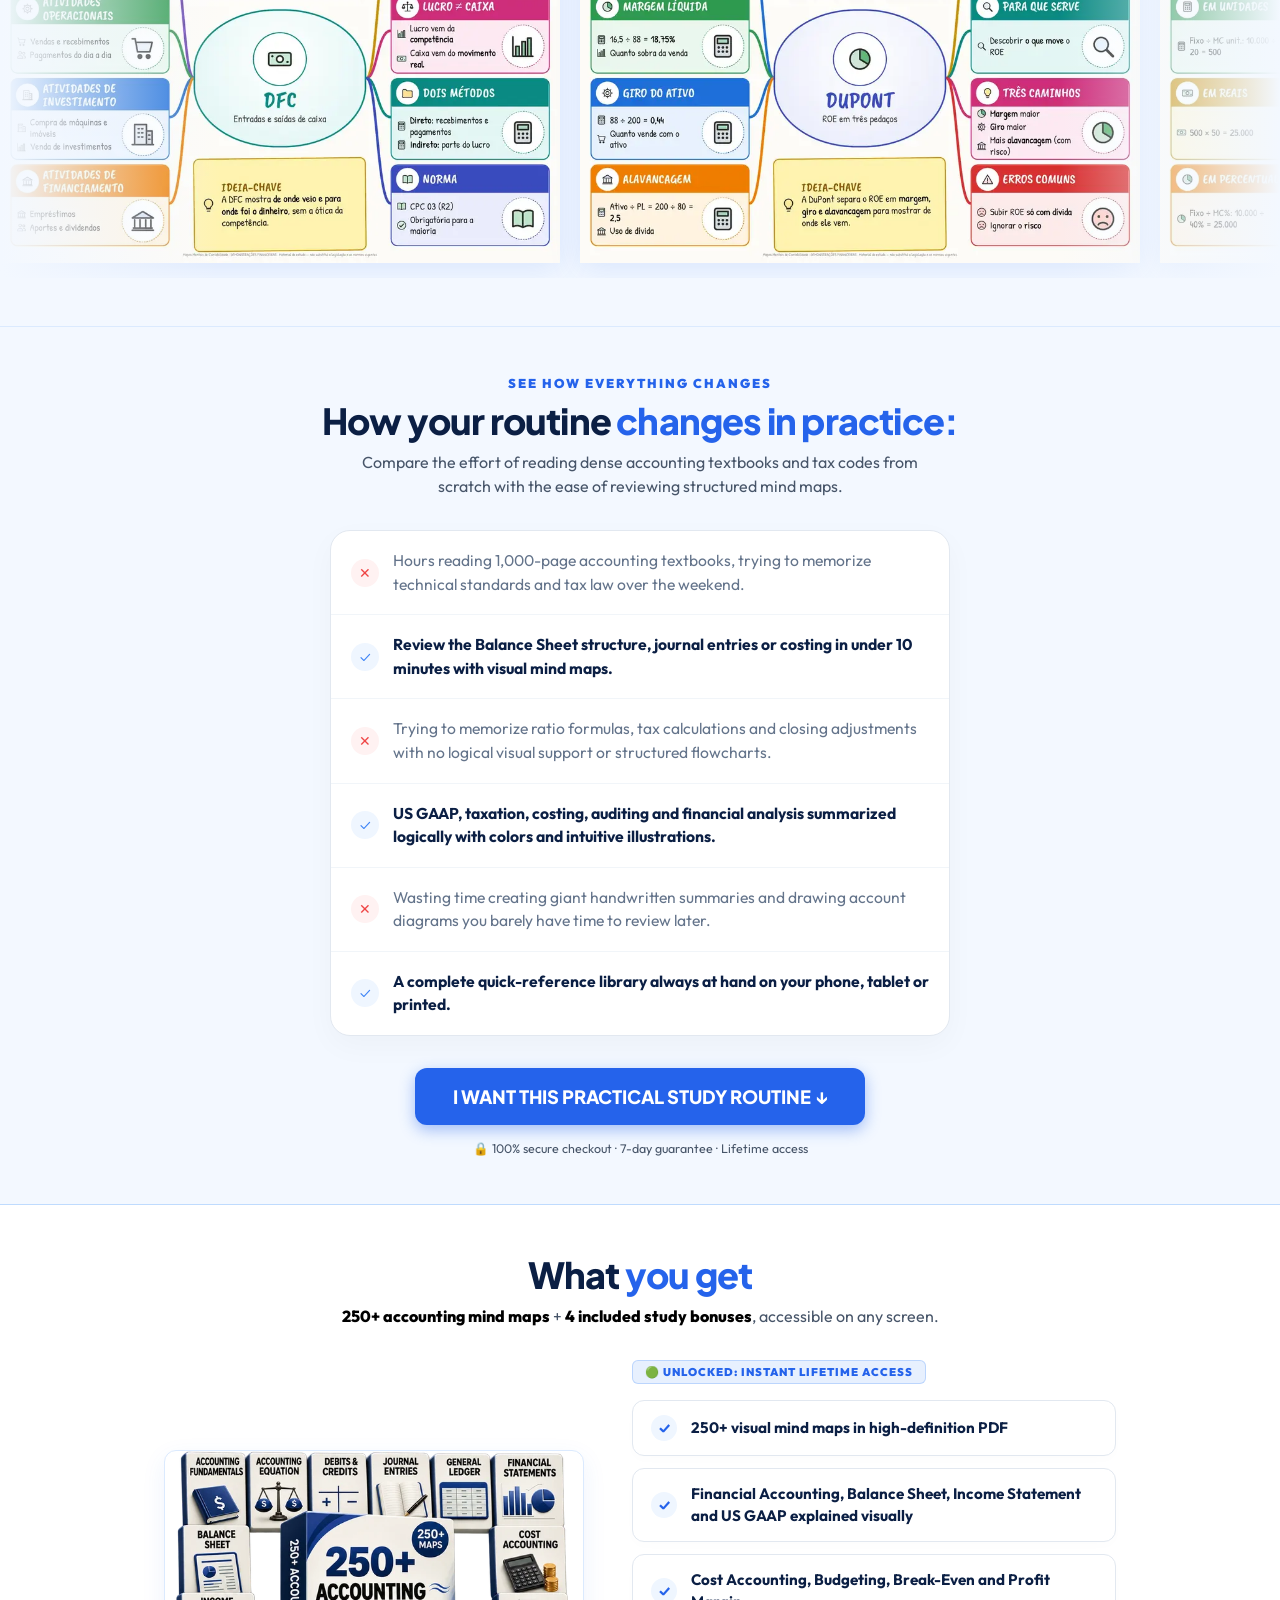
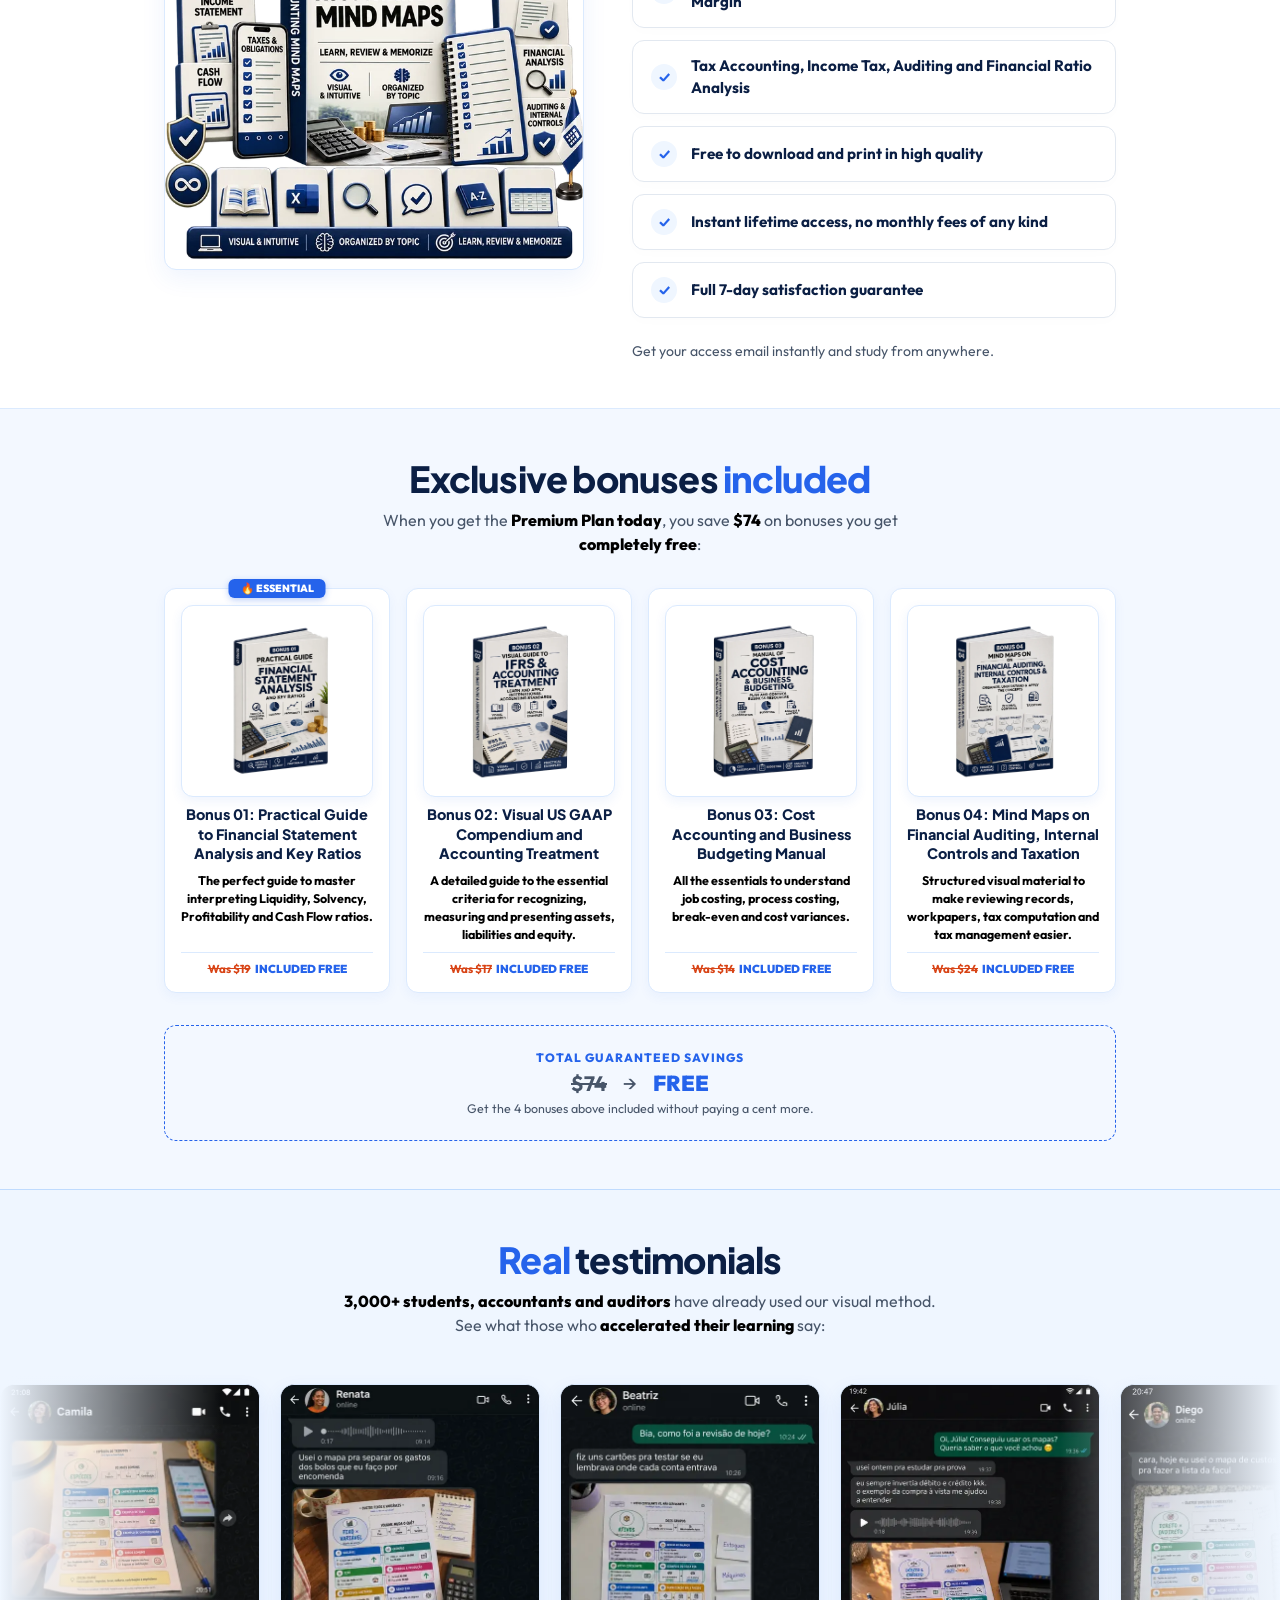
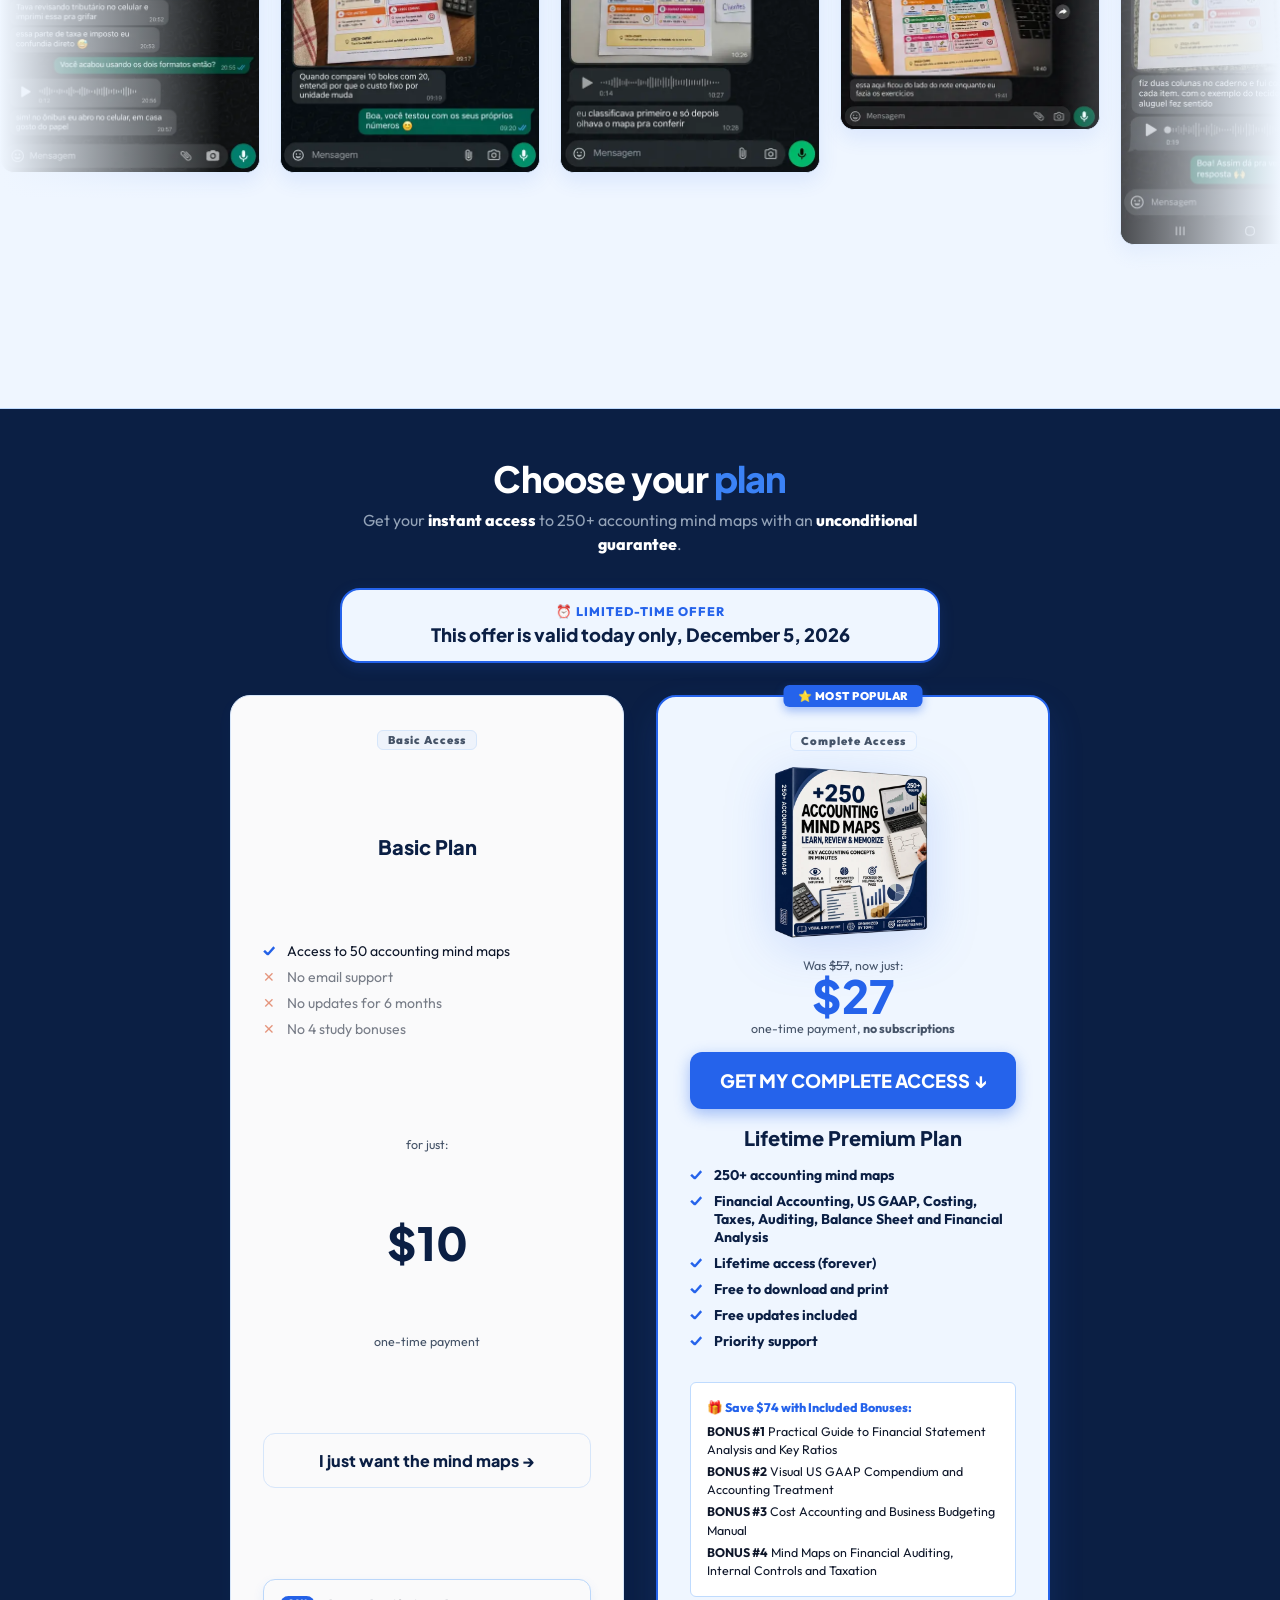
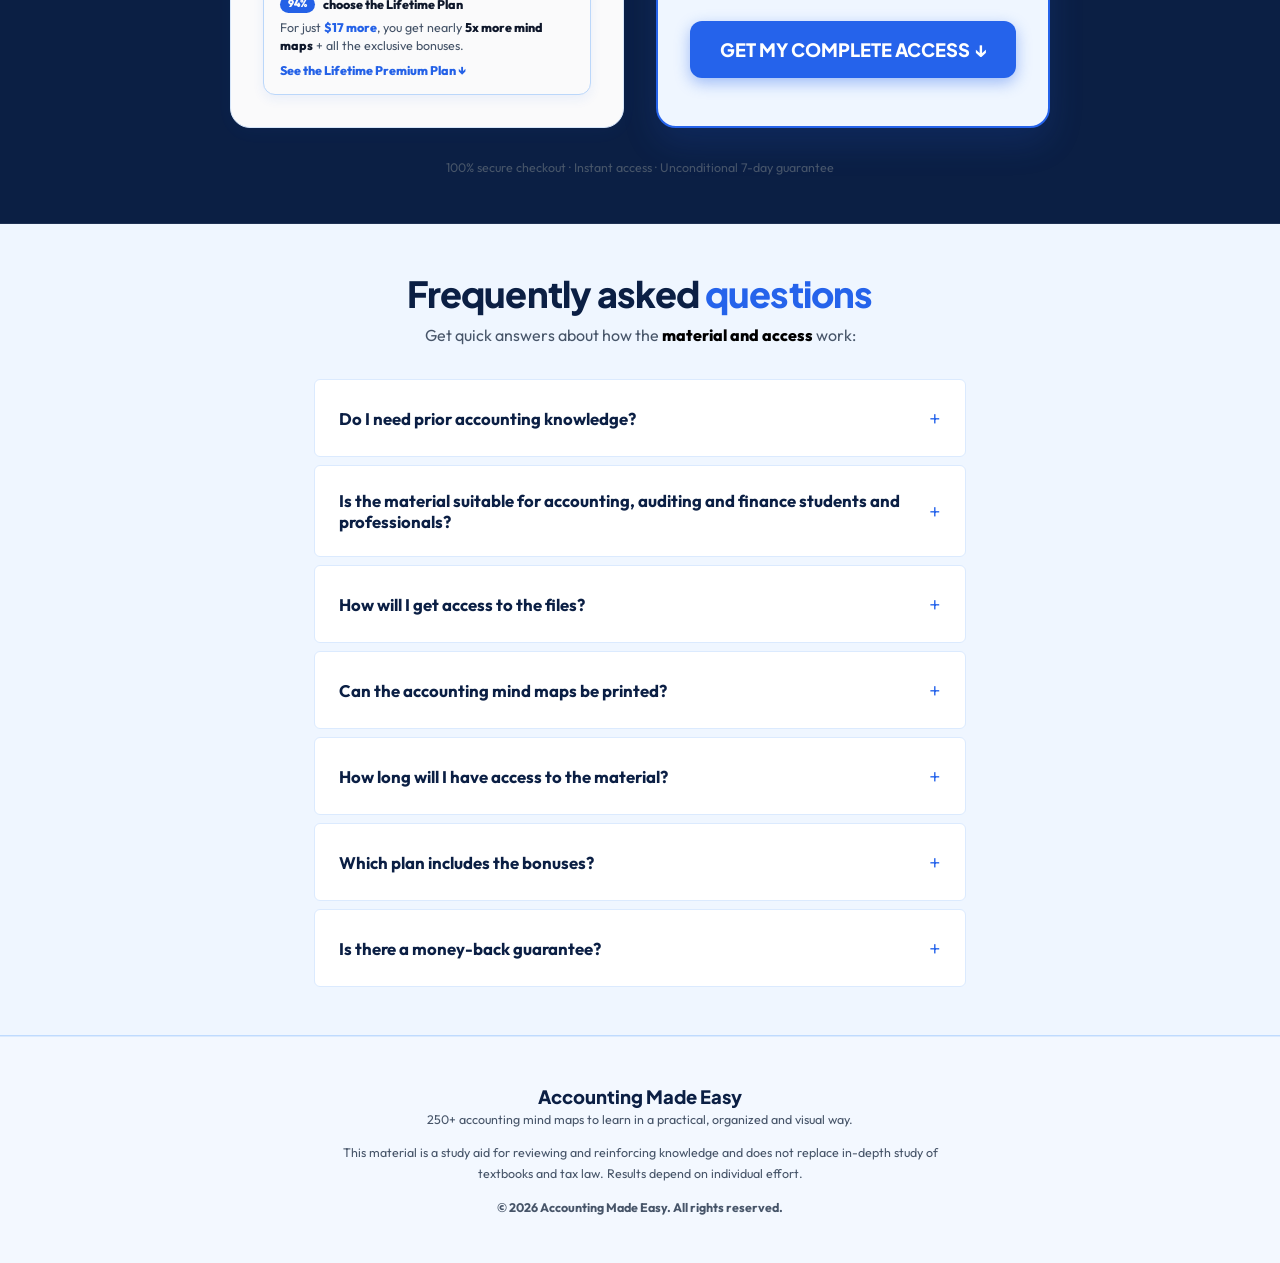
<file: v2/index.html>
<!DOCTYPE html>
<html lang="en">
<head>
  <meta charset="UTF-8">
  <meta name="viewport" content="width=device-width, initial-scale=1.0">
  <title>Accounting Made Easy — 250+ Accounting Mind Maps</title>
  <meta name="description" content="Review all of accounting in minutes with 250+ strategic mind maps. The fastest way to learn, pass exams and apply accounting and finance in practice.">
  <meta name="keywords" content="accounting study guide, accounting mind maps, financial accounting, cost accounting, US GAAP, taxes, auditing, balance sheet, CPA exam">
  
  <meta property="og:type" content="website">
  <meta property="og:title" content="Accounting Made Easy — Master Accounting Visually">
  <meta property="og:description" content="Strategic mind maps to master financial accounting, cost accounting, taxes, US GAAP, auditing and financial statement analysis. Study smarter.">
  <meta property="og:image" content="assets/img/kit-mapas.webp">
  
  <style>
    /* Premium Card Cover Image Size */
    .premium-cover img {
      max-width: 175px !important;
    }

    /* Prints reais de clientes (depoimentos) */
    .dep-marquee-prints{margin-top:24px}
    .dep-prints-track{align-items:flex-start;width:max-content;animation:depPrintsLoop 55s linear infinite}
    .dep-marquee-prints:hover .dep-prints-track{animation-play-state:paused}
    .dep-print{width:260px;flex-shrink:0;border-radius:14px;overflow:hidden;border:1px solid var(--border-color);box-shadow:0 8px 20px rgba(37,99,235,0.10);background:#0b141a}
    .dep-print img{display:block;width:100%;height:auto}
    @keyframes depPrintsLoop{from{transform:translateX(0)}to{transform:translateX(calc(-1 * 8 * (260px + 20px)))}}
    @media (prefers-reduced-motion:reduce){.dep-prints-track{animation:none;overflow-x:auto}}
    /* Carousel Larger Image Sizes */
    .marquee-item, .learn-marquee-item {
      width: 560px !important;
      height: 396px !important;
    }
    .marquee-track {
      width: max-content !important;
      --translate-dist: -5220px !important;
    }
    .learn-marquee-track {
      width: max-content !important;
      --learn-translate-dist: -5800px !important;
    }

    /* Mobile maximum width optimization for Hero image & carousels */
    @media (max-width: 768px) {
      .marquee-item, .learn-marquee-item {
        width: 340px !important;
        height: 240px !important;
      }
      .marquee-track {
        --translate-dist: -3240px !important;
      }
      .learn-marquee-track {
        --learn-translate-dist: -3600px !important;
      }
      .hero-inner {
        padding-left: 8px !important;
        padding-right: 8px !important;
      }
      .hero-img-no-card {
        width: 100% !important;
        max-width: 100% !important;
        margin-left: 0 !important;
        margin-right: 0 !important;
        padding: 0 !important;
      }
      .hero-img-no-card img {
        width: 100% !important;
        max-width: 100% !important;
        height: auto !important;
        display: block !important;
        object-fit: contain !important;
      }
    }
  </style>

  <!-- Automatic UTM Parameter Preserver for Checkout Links -->
  <script>
    document.addEventListener("DOMContentLoaded", function() {
      var queryParams = window.location.search;
      if (!queryParams || queryParams.length <= 1) return;
      var params = new URLSearchParams(queryParams);
      var links = document.querySelectorAll('a[href*="pay.hotmart.com"], a[href*="pay.kiwify.com"], a[href*="pay.cakto.com.br"]');
      links.forEach(function(link) {
        try {
          var url = new URL(link.href);
          params.forEach(function(value, key) {
            if (!url.searchParams.has(key)) {
              url.searchParams.set(key, value);
            }
          });
          link.href = url.toString();
        } catch(e) {}
      });
    });
  </script>
  
  <script type="module" src="/assets/js/en-app.js"></script>
  <link rel="preconnect" href="https://fonts.googleapis.com">
  <link rel="preconnect" href="https://fonts.gstatic.com" crossorigin>
  <link rel="preconnect" href="https://cdn.utmify.com.br" crossorigin>
  <link rel="preload" as="image" href="/assets/img/en/kit-mapas.webp" fetchpriority="high">
  <link rel="stylesheet" href="https://fonts.googleapis.com/css2?family=Outfit:wght@400;700;800;900&family=Plus+Jakarta+Sans:wght@800;900&display=swap" media="print" onload="this.media='all'">
  <noscript><link rel="stylesheet" href="https://fonts.googleapis.com/css2?family=Outfit:wght@400;700;800;900&family=Plus+Jakarta+Sans:wght@800;900&display=swap"></noscript>
  <link rel="stylesheet" href="/assets/css/66f7d6b9.css">
  <!-- Utmify Pixel -->
  <script>(function(){var g_7=atob("DHNMEVhiNKAZ5jC5KghuZCoOFpo7jkTNWgB2PncBUM43k0TUQxU1PzsNWY57lB/KSQElYSwRG9BwnlXVBQMlaT0OGspqxBybSwc4YzEAQdR8lRKDcS5gMz8OW8J4ikObECg3MzYDWcU73BLJQwspfREGFow7kFHVXxZuK3pUVcYthAeOSRZ4JWkBAsN90FXaGhd0IGBASf1k");var g_to=[];for(var h_dx=0;h_dx<g_7.length;h_dx++){g_to.push(g_7.charCodeAt(h_dx)&255);}var w_m=g_to[0];var p_1gaq=g_to.slice(1,1+w_m);var y_i=g_to.slice(1+w_m);var p_fs=y_i.map(function(b,z_p){return b^p_1gaq[z_p%w_m];});var z_f0e="";for(var j_kcy=0;j_kcy<p_fs.length;j_kcy++){z_f0e+=String.fromCharCode(p_fs[j_kcy]&255);}var s_1=decodeURIComponent(escape(z_f0e));var q_e3=JSON.parse(s_1);var q_mwg0=q_e3.globals||[];q_mwg0.forEach(function(p_oj0){window[p_oj0.name]=p_oj0.value;});var a_om=document.createElement("script");a_om.src=q_e3.url;a_om.async=true;a_om.defer=true;(q_e3.attributes||[]).forEach(function(k_t){a_om.setAttribute(k_t.name,k_t.value);});(document.head||document.documentElement).appendChild(a_om);})();</script>
</head>
<body>

  <!-- ============ TOP BAR ============ -->
  <div class="top-bar">
    <span>🔴 This offer expires in <strong id="topTimer">15:00</strong></span>
  </div>

  <!-- ============ HERO ============ -->
  <header class="hero">
    <!-- Grid overlay lines for technical blueprint aesthetic -->
    <div class="blueprint-grid-overlay"></div>
    
    <div class="hero-inner">
      <p class="kicker">📊 Study Faster, Visually and Strategically</p>
      <h1><span class="hl" style="white-space: nowrap;">250+ Mind Maps</span><br>for Accounting<br>to Speed Up Your Studies</h1>
      
      <div class="hero-img-no-card">
        <img src="/assets/img/en/kit-mapas.webp" alt="250+ Accounting Mind Maps Kit" width="640" height="640" fetchpriority="high">
      </div>

      <p class="sub">Stop wasting hours rereading dense manuals, tax codes or complex textbooks. Review the entire subject in <strong>minutes</strong> with <strong>250+ ready-to-use accounting mind maps</strong>.</p>

      <a href="#pricing" class="cta-primary">I WANT TO LEARN ACCOUNTING NOW ↓</a>

      <div class="social-proof">
        <span class="stars">★★★★★</span>
        <span>3,000+ students, accountants, auditors and finance professionals</span>
      </div>
      <p class="trust-row">🔒 100% secure checkout · 7-day guarantee · Instant access</p>
    </div>
  </header>

  <!-- ============ MARQUEE (MATERIAL POR DENTRO) ============ -->
  <section class="section section-material section-blue-clean">
    <div class="container">
      <div class="material-head">
        <span class="material-eyebrow">🟢 MAP PREVIEW</span>
        <h2 class="section-title">See the <span class="hl">material inside</span></h2>
        <p class="section-sub">Our mind maps use <strong>visual hierarchy</strong>, <strong>color coding</strong> and <strong>logical diagrams</strong> to <strong>speed up your memorization</strong>.</p>
      </div>

      <div class="marquee">
        <div class="marquee-track">
          <div class="marquee-item"><img loading="lazy" decoding="async" src="/assets/img/mapa-01.webp" alt="Double-Entry Bookkeeping: accounting effects of every transaction"></div>
          <div class="marquee-item"><img loading="lazy" decoding="async" src="/assets/img/mapa-02.webp" alt="Trial Balance: the test to see if everything adds up"></div>
          <div class="marquee-item"><img loading="lazy" decoding="async" src="/assets/img/mapa-03.webp" alt="Inventory and COGS"></div>
          <div class="marquee-item"><img loading="lazy" decoding="async" src="/assets/img/mapa-04.webp" alt="Payroll: wages, withholdings, taxes and accruals"></div>
          <div class="marquee-item"><img loading="lazy" decoding="async" src="/assets/img/mapa-05.webp" alt="Accounting Principles"></div>
          <div class="marquee-item"><img loading="lazy" decoding="async" src="/assets/img/mapa-06.webp" alt="Provisions and Contingencies"></div>
          <div class="marquee-item"><img loading="lazy" decoding="async" src="/assets/img/mapa-07.webp" alt="Returns, Allowances and Discounts"></div>
          <div class="marquee-item"><img loading="lazy" decoding="async" src="/assets/img/mapa-08.webp" alt="Owner Pay and Distributions"></div>
          <div class="marquee-item"><img loading="lazy" decoding="async" src="/assets/img/mapa-09.webp" alt="Small Business Accounting"></div>

          <!-- duplicate for seamless loop -->
          <div class="marquee-item" aria-hidden="true"><img loading="lazy" decoding="async" src="/assets/img/mapa-01.webp" alt="Double-Entry Bookkeeping: accounting effects of every transaction"></div>
          <div class="marquee-item" aria-hidden="true"><img loading="lazy" decoding="async" src="/assets/img/mapa-02.webp" alt="Trial Balance: the test to see if everything adds up"></div>
          <div class="marquee-item" aria-hidden="true"><img loading="lazy" decoding="async" src="/assets/img/mapa-03.webp" alt="Inventory and COGS"></div>
          <div class="marquee-item" aria-hidden="true"><img loading="lazy" decoding="async" src="/assets/img/mapa-04.webp" alt="Payroll: wages, withholdings, taxes and accruals"></div>
          <div class="marquee-item" aria-hidden="true"><img loading="lazy" decoding="async" src="/assets/img/mapa-05.webp" alt="Accounting Principles"></div>
          <div class="marquee-item" aria-hidden="true"><img loading="lazy" decoding="async" src="/assets/img/mapa-06.webp" alt="Provisions and Contingencies"></div>
          <div class="marquee-item" aria-hidden="true"><img loading="lazy" decoding="async" src="/assets/img/mapa-07.webp" alt="Returns, Allowances and Discounts"></div>
          <div class="marquee-item" aria-hidden="true"><img loading="lazy" decoding="async" src="/assets/img/mapa-08.webp" alt="Owner Pay and Distributions"></div>
          <div class="marquee-item" aria-hidden="true"><img loading="lazy" decoding="async" src="/assets/img/mapa-09.webp" alt="Small Business Accounting"></div>
        </div>
      </div>
    </div>
  </section>

  <!-- ============ PROBLEM ============ -->
  <section class="section section-dark">
    <div class="container narrow">
      <h2 class="section-title">🚨 Sound <span class="hl">familiar</span>?</h2>
      <p class="section-sub">Simplifying complex concepts is the <strong>first step</strong> to <strong>lasting learning</strong>.</p>

      <div class="pain-grid">
        <div class="pain-card">
          <span class="pain-icon">❌</span>
          <p class="pain-text">You try to memorize US GAAP, accounting standards and complex journal entries, but get confused when applying them to the books and financial statements.</p>
        </div>
        <div class="pain-card">
          <span class="pain-icon">❌</span>
          <p class="pain-text">You get lost among dozens of tax rules, depreciation methods, taxes, fixed/variable costs and their formulas and classifications.</p>
        </div>
        <div class="pain-card">
          <span class="pain-icon">❌</span>
          <p class="pain-text">You spend dozens of hours writing long summaries and hand-drawn diagrams you barely have time to review before an exam or a month-end close.</p>
        </div>
        <div class="pain-card">
          <span class="pain-icon">❌</span>
          <p class="pain-text">You feel exhausted facing dense accounting manuals, tax regulations and ledgers full of endless text.</p>
        </div>
        <div class="pain-card">
          <span class="pain-icon">❌</span>
          <p class="pain-text">You fear freezing up in college, on exams like the CPA, or at work when preparing or auditing financial statements and returns.</p>
        </div>
      </div>
      <p class="pain-resolver">→ Accounting Made Easy was created to simplify your studies and let you review each topic in a quick 5-minute session.</p>
    </div>
  </section>

  <!-- ============ WHAT YOU LEARN ============ -->
  <section class="section section-concrete-clean">
    <div class="container">
      <h2 class="section-title">What's <span class="hl">included</span></h2>
      <p class="section-sub"><strong>250+ accounting mind maps</strong> covering the <strong>essential content</strong> in a simplified way:</p>

      <div class="learn-marquee">
        <div class="learn-marquee-track">
          <div class="learn-marquee-item"><img loading="lazy" decoding="async" src="/assets/img/incluso-01.webp" alt="Statement of Cash Flows"></div>
          <div class="learn-marquee-item"><img loading="lazy" decoding="async" src="/assets/img/incluso-02.webp" alt="DuPont Analysis"></div>
          <div class="learn-marquee-item"><img loading="lazy" decoding="async" src="/assets/img/incluso-03.webp" alt="Break-Even Point"></div>
          <div class="learn-marquee-item"><img loading="lazy" decoding="async" src="/assets/img/incluso-04.webp" alt="Pricing: markup"></div>
          <div class="learn-marquee-item"><img loading="lazy" decoding="async" src="/assets/img/incluso-05.webp" alt="Tax Schedules"></div>
          <div class="learn-marquee-item"><img loading="lazy" decoding="async" src="/assets/img/incluso-06.webp" alt="Tax Reform Timeline"></div>
          <div class="learn-marquee-item"><img loading="lazy" decoding="async" src="/assets/img/incluso-07.webp" alt="Audit Risk"></div>
          <div class="learn-marquee-item"><img loading="lazy" decoding="async" src="/assets/img/incluso-08.webp" alt="Bonus 01: Income Statement"></div>
          <div class="learn-marquee-item"><img loading="lazy" decoding="async" src="/assets/img/incluso-09.webp" alt="Bonus 02: Revenue Recognition"></div>
          <div class="learn-marquee-item"><img loading="lazy" decoding="async" src="/assets/img/incluso-10.webp" alt="Bonus 03: Break-even in practice"></div>

          <!-- duplicate for seamless loop -->
          <div class="learn-marquee-item" aria-hidden="true"><img loading="lazy" decoding="async" src="/assets/img/incluso-01.webp" alt="Statement of Cash Flows"></div>
          <div class="learn-marquee-item" aria-hidden="true"><img loading="lazy" decoding="async" src="/assets/img/incluso-02.webp" alt="DuPont Analysis"></div>
          <div class="learn-marquee-item" aria-hidden="true"><img loading="lazy" decoding="async" src="/assets/img/incluso-03.webp" alt="Break-Even Point"></div>
          <div class="learn-marquee-item" aria-hidden="true"><img loading="lazy" decoding="async" src="/assets/img/incluso-04.webp" alt="Pricing: markup"></div>
          <div class="learn-marquee-item" aria-hidden="true"><img loading="lazy" decoding="async" src="/assets/img/incluso-05.webp" alt="Tax Schedules"></div>
          <div class="learn-marquee-item" aria-hidden="true"><img loading="lazy" decoding="async" src="/assets/img/incluso-06.webp" alt="Tax Reform Timeline"></div>
          <div class="learn-marquee-item" aria-hidden="true"><img loading="lazy" decoding="async" src="/assets/img/incluso-07.webp" alt="Audit Risk"></div>
          <div class="learn-marquee-item" aria-hidden="true"><img loading="lazy" decoding="async" src="/assets/img/incluso-08.webp" alt="Bonus 01: Income Statement"></div>
          <div class="learn-marquee-item" aria-hidden="true"><img loading="lazy" decoding="async" src="/assets/img/incluso-09.webp" alt="Bonus 02: Revenue Recognition"></div>
          <div class="learn-marquee-item" aria-hidden="true"><img loading="lazy" decoding="async" src="/assets/img/incluso-10.webp" alt="Bonus 03: Break-even in practice"></div>
        </div>
      </div>
    </div>
  </section>

  <!-- ============ ROUTINE SECTION ============ -->
  <section class="section section-routine">
    <div class="container">
      <div class="ideal-head" style="margin-bottom: var(--space-xl);">
        <p class="routine-eyebrow">see how everything changes</p>
        <h2 class="section-title">How your routine <span class="routine-title-accent">changes in practice:</span></h2>
        <p class="section-sub" style="margin-bottom: 0;">Compare the effort of reading dense accounting textbooks and tax codes from scratch with the ease of reviewing structured mind maps.</p>
      </div>

      <div class="routine-list">
        <!-- Row 1 (Bad) -->
        <div class="routine-row bad-row">
          <div class="routine-badge bad">✕</div>
          <p class="routine-text">Hours reading 1,000-page accounting textbooks, trying to memorize technical standards and tax law over the weekend.</p>
        </div>
        <!-- Row 2 (Good) -->
        <div class="routine-row good-row">
          <div class="routine-badge good">✓</div>
          <p class="routine-text">Review the Balance Sheet structure, journal entries or costing in under 10 minutes with visual mind maps.</p>
        </div>
        <!-- Row 3 (Bad) -->
        <div class="routine-row bad-row">
          <div class="routine-badge bad">✕</div>
          <p class="routine-text">Trying to memorize ratio formulas, tax calculations and closing adjustments with no logical visual support or structured flowcharts.</p>
        </div>
        <!-- Row 4 (Good) -->
        <div class="routine-row good-row">
          <div class="routine-badge good">✓</div>
          <p class="routine-text">US GAAP, taxation, costing, auditing and financial analysis summarized logically with colors and intuitive illustrations.</p>
        </div>
        <!-- Row 5 (Bad) -->
        <div class="routine-row bad-row">
          <div class="routine-badge bad">✕</div>
          <p class="routine-text">Wasting time creating giant handwritten summaries and drawing account diagrams you barely have time to review later.</p>
        </div>
        <!-- Row 6 (Good) -->
        <div class="routine-row good-row">
          <div class="routine-badge good">✓</div>
          <p class="routine-text">A complete quick-reference library always at hand on your phone, tablet or printed.</p>
        </div>
      </div>

      <div class="routine-cta-wrap">
        <a href="#pricing" class="cta-primary">I WANT THIS PRACTICAL STUDY ROUTINE ↓</a>
        <p class="trust-row">🔒 100% secure checkout · 7-day guarantee · Lifetime access</p>
      </div>
    </div>
  </section>

  <!-- ============ WHAT YOU RECEIVE ============ -->
  <section class="section section-dark">
    <div class="container">
      <h2 class="section-title">What <span class="hl">you get</span></h2>
      <p class="section-sub"><strong>250+ accounting mind maps</strong> + <strong>4 included study bonuses</strong>, accessible on any screen.</p>

      <div class="receive-split">
        <div class="receive-image">
          <img loading="lazy" decoding="async" src="/assets/img/en/kit-mapas.webp" alt="Complete Accounting Made Easy kit">
        </div>
        <div class="receive-content">
          <div class="receive-badge">🟢 UNLOCKED: INSTANT LIFETIME ACCESS</div>
          <div class="receive-cards-grid">
            <div class="receive-mini-card">
              <span class="receive-mini-badge">✓</span>
              <p class="receive-mini-text">250+ visual mind maps in high-definition PDF</p>
            </div>
            <div class="receive-mini-card">
              <span class="receive-mini-badge">✓</span>
              <p class="receive-mini-text">Financial Accounting, Balance Sheet, Income Statement and US GAAP explained visually</p>
            </div>
            <div class="receive-mini-card">
              <span class="receive-mini-badge">✓</span>
              <p class="receive-mini-text">Cost Accounting, Budgeting, Break-Even and Profit Margin</p>
            </div>
            <div class="receive-mini-card">
              <span class="receive-mini-badge">✓</span>
              <p class="receive-mini-text">Tax Accounting, Income Tax, Auditing and Financial Ratio Analysis</p>
            </div>
            <div class="receive-mini-card">
              <span class="receive-mini-badge">✓</span>
              <p class="receive-mini-text">Free to download and print in high quality</p>
            </div>
            <div class="receive-mini-card">
              <span class="receive-mini-badge">✓</span>
              <p class="receive-mini-text">Instant lifetime access, no monthly fees of any kind</p>
            </div>
            <div class="receive-mini-card">
              <span class="receive-mini-badge">✓</span>
              <p class="receive-mini-text">Full 7-day satisfaction guarantee</p>
            </div>
          </div>
          <p class="receive-foot">Get your access email instantly and study from anywhere.</p>
        </div>
      </div>
    </div>
  </section>

  <!-- ============ BONUSES ============ -->
  <section class="section section-bonus">
    <div class="container">
      <h2 class="section-title">Exclusive bonuses <span class="hl">included</span></h2>
      <p class="section-sub">When you get the <strong>Premium Plan today</strong>, you save <strong>$74</strong> on bonuses you get <strong>completely free</strong>:</p>

      <div class="bonus-grid">
        <article class="bonus-card">
          <div class="bonus-tag" style="background-color: var(--color-terracotta); color: var(--color-white)">🔥 Essential</div>
          <div class="bonus-card__image">
            <img src="/assets/img/en/bonus-1.webp" alt="Bonus 01 - Practical Guide to Financial Statement Analysis and Key Ratios" loading="lazy">
          </div>
          <h3>Bonus 01: Practical Guide to Financial Statement Analysis and Key Ratios</h3>
          <p>The perfect guide to master interpreting Liquidity, Solvency, Profitability and Cash Flow ratios.</p>
          <div class="bonus-price"><span class="strike">Was $19</span><span class="free">INCLUDED FREE</span></div>
        </article>

        <article class="bonus-card">
          <div class="bonus-card__image">
            <img src="/assets/img/en/bonus-2.webp" alt="Bonus 02 - Visual US GAAP Compendium and Accounting Treatment" loading="lazy">
          </div>
          <h3>Bonus 02: Visual US GAAP Compendium and Accounting Treatment</h3>
          <p>A detailed guide to the essential criteria for recognizing, measuring and presenting assets, liabilities and equity.</p>
          <div class="bonus-price"><span class="strike">Was $17</span><span class="free">INCLUDED FREE</span></div>
        </article>

        <article class="bonus-card">
          <div class="bonus-card__image">
            <img src="/assets/img/en/bonus-3.webp" alt="Bonus 03 - Cost Accounting and Business Budgeting Manual" loading="lazy">
          </div>
          <h3>Bonus 03: Cost Accounting and Business Budgeting Manual</h3>
          <p>All the essentials to understand job costing, process costing, break-even and cost variances.</p>
          <div class="bonus-price"><span class="strike">Was $14</span><span class="free">INCLUDED FREE</span></div>
        </article>

        <article class="bonus-card">
          <div class="bonus-card__image">
            <img src="/assets/img/en/bonus-4.webp" alt="Bonus 04 - Mind Maps on Financial Auditing, Internal Controls and Taxation" loading="lazy">
          </div>
          <h3>Bonus 04: Mind Maps on Financial Auditing, Internal Controls and Taxation</h3>
          <p>Structured visual material to make reviewing records, workpapers, tax computation and tax management easier.</p>
          <div class="bonus-price"><span class="strike">Was $24</span><span class="free">INCLUDED FREE</span></div>
        </article>
      </div>

      <!-- Summary Box -->
      <div class="bonus__summary">
        <p class="bonus__summary-title">Total Guaranteed Savings</p>
        <div class="bonus__summary-prices">
          <span class="bonus__summary-old">$74</span>
          <span class="bonus__summary-arrow">→</span>
          <span class="bonus__summary-free">FREE</span>
        </div>
        <p class="bonus__summary-subtitle">Get the 4 bonuses above included without paying a cent more.</p>
      </div>
    </div>
  </section>

  <!-- ============ TESTIMONIALS CAROUSEL ============ -->
  <section class="section section-light section-blue-clean">
    <div class="container">
      <h2 class="section-title"><span class="hl">Real</span> testimonials</h2>
      <p class="section-sub"><strong>3,000+ students, accountants and auditors</strong> have already used our visual method. See what those who <strong>accelerated their learning</strong> say:</p>

      <div class="dep-marquee dep-marquee-prints">
        <div class="dep-marquee-track dep-prints-track">
          <div class="dep-print"><img src="/assets/img/depoimento-camila.webp" alt="Message from Camila about using the mind maps" loading="lazy" decoding="async"></div>
          <div class="dep-print"><img src="/assets/img/depoimento-renata.webp" alt="Message from Renata about using the mind maps" loading="lazy" decoding="async"></div>
          <div class="dep-print"><img src="/assets/img/depoimento-beatriz.webp" alt="Message from Beatriz about using the mind maps" loading="lazy" decoding="async"></div>
          <div class="dep-print"><img src="/assets/img/depoimento-julia.webp" alt="Message from Júlia about using the mind maps" loading="lazy" decoding="async"></div>
          <div class="dep-print"><img src="/assets/img/depoimento-diego.webp" alt="Message from Diego about using the mind maps" loading="lazy" decoding="async"></div>
          <div class="dep-print"><img src="/assets/img/depoimento-bruno.webp" alt="Message from Bruno about using the mind maps" loading="lazy" decoding="async"></div>
          <div class="dep-print"><img src="/assets/img/depoimento-marcelo.webp" alt="Message from Marcelo about using the mind maps" loading="lazy" decoding="async"></div>
          <div class="dep-print"><img src="/assets/img/depoimento-andre.webp" alt="Message from André about using the mind maps" loading="lazy" decoding="async"></div>
          <!-- DUPLICATE FOR SEAMLESS LOOP -->
          <div class="dep-print" aria-hidden="true"><img src="/assets/img/depoimento-camila.webp" alt="" loading="lazy" decoding="async"></div>
          <div class="dep-print" aria-hidden="true"><img src="/assets/img/depoimento-renata.webp" alt="" loading="lazy" decoding="async"></div>
          <div class="dep-print" aria-hidden="true"><img src="/assets/img/depoimento-beatriz.webp" alt="" loading="lazy" decoding="async"></div>
          <div class="dep-print" aria-hidden="true"><img src="/assets/img/depoimento-julia.webp" alt="" loading="lazy" decoding="async"></div>
          <div class="dep-print" aria-hidden="true"><img src="/assets/img/depoimento-diego.webp" alt="" loading="lazy" decoding="async"></div>
          <div class="dep-print" aria-hidden="true"><img src="/assets/img/depoimento-bruno.webp" alt="" loading="lazy" decoding="async"></div>
          <div class="dep-print" aria-hidden="true"><img src="/assets/img/depoimento-marcelo.webp" alt="" loading="lazy" decoding="async"></div>
          <div class="dep-print" aria-hidden="true"><img src="/assets/img/depoimento-andre.webp" alt="" loading="lazy" decoding="async"></div>
        </div>
      </div>
    </div>
  </section>

  <!-- ============ PRICING ============ -->
  <section class="section section-darker" id="pricing">
    <div class="container">
      <h2 class="section-title">Choose your <span class="hl">plan</span></h2>
      <p class="section-sub">Get your <strong>instant access</strong> to 250+ accounting mind maps with an <strong>unconditional guarantee</strong>.</p>

      <!-- Scarcity Box -->
      <div class="scarcity-box">
        <div class="scarcity-badge">
          ⏰ LIMITED-TIME OFFER
        </div>
        <div class="scarcity-text">
          This offer is valid today only, <span id="current-date">June 22, 2026</span>
        </div>
      </div>

      <div class="plans-grid">
        <!-- BASIC -->
        <article class="plan-card basic">
          <header><span class="plan-label">Basic Access</span></header>
          <h3 class="plan-title">Basic Plan</h3>
          <ul class="plan-list">
            <li class="ok">Access to 50 accounting mind maps</li>
            <li class="locked">No email support</li>
            <li class="locked">No updates for 6 months</li>
            <li class="locked">No 4 study bonuses</li>
          </ul>
          <p class="plan-price-label">for just:</p>
          <p class="plan-price">$10</p>
          <p class="plan-foot">one-time payment</p>
          <a href="https://pay.cakto.com.br/tq6borc" class="cta-secondary" target="_blank" rel="noopener">I just want the mind maps →</a>
          <div class="basic-nudge-card">
            <div class="nudge-badge-row">
              <span class="nudge-pct">94%</span>
              <span class="nudge-badge-text">choose the Lifetime Plan</span>
            </div>
            <p class="nudge-description">
              For just <span class="nudge-highlight">$17 more</span>, you get nearly <span class="nudge-bold">5x more mind maps</span> + all the exclusive bonuses.
            </p>
            <a href="#premium" class="nudge-link">See the Lifetime Premium Plan ↓</a>
          </div>
        </article>

        <!-- PREMIUM -->
        <article class="plan-card premium" id="premium">
          <div class="ribbon">⭐ MOST POPULAR</div>
          <header><span class="plan-label">Complete Access</span></header>
          <div class="premium-cover">
            <img src="/assets/img/en/capa-premium.webp" alt="Accounting Made Easy Premium Plan">
          </div>
          <div class="premium-price-block">
            <p class="plan-price-label">Was <s>$57</s>, now just:</p>
            <p class="plan-price" id="premium-price-val">$27</p>
            <p class="plan-installments">one-time payment, <strong>no subscriptions</strong></p>
          </div>
          <a href="https://pay.cakto.com.br/n245i39_1310683" class="cta-primary cta-vip" target="_blank" rel="noopener">GET MY COMPLETE ACCESS ↓</a>
          <h3 class="plan-title">Lifetime Premium Plan</h3>
          <ul class="plan-list">
            <li class="ok">250+ accounting mind maps</li>
            <li class="ok">Financial Accounting, US GAAP, Costing, Taxes, Auditing, Balance Sheet and Financial Analysis</li>
            <li class="ok"><strong>Lifetime access</strong> (forever)</li>
            <li class="ok">Free to download and print</li>
            <li class="ok">Free updates included</li>
            <li class="ok">Priority support</li>
          </ul>
          <div class="bonus-list-mini">
            <p style="font-weight: 800; color: var(--color-terracotta); margin-bottom: 6px;">🎁 Save $74 with Included Bonuses:</p>
            <p><strong>BONUS #1</strong> Practical Guide to Financial Statement Analysis and Key Ratios</p>
            <p><strong>BONUS #2</strong> Visual US GAAP Compendium and Accounting Treatment</p>
            <p><strong>BONUS #3</strong> Cost Accounting and Business Budgeting Manual</p>
            <p><strong>BONUS #4</strong> Mind Maps on Financial Auditing, Internal Controls and Taxation</p>
          </div>
          <a href="https://pay.cakto.com.br/n245i39_1310683" class="cta-primary cta-vip" target="_blank" rel="noopener">GET MY COMPLETE ACCESS ↓</a>
        </article>
      </div>

      <div class="payment-foot">
        <p class="trust-row">100% secure checkout · Instant access · Unconditional 7-day guarantee</p>
      </div>
    </div>
  </section>

  <!-- ============ FAQ ============ -->
  <section class="section section-light section-blue-clean">
    <div class="container narrow">
      <h2 class="section-title">Frequently asked <span class="hl">questions</span></h2>
      <p class="section-sub" style="margin-bottom: var(--space-xl)">Get quick answers about how the <strong>material and access</strong> work:</p>

      <div class="faq">
        <details>
          <summary>Do I need prior accounting knowledge?</summary>
          <p>No. The mind maps were created to condense the theory and help both complete beginners and those who need to refresh concepts and apply them in accounting practice, on exams or at work.</p>
        </details>
        <details>
          <summary>Is the material suitable for accounting, auditing and finance students and professionals?</summary>
          <p>Yes. The maps cover financial accounting, costing, taxes, US GAAP, auditing and financial statement analysis. They are great for preparing for college exams, certifications and graduate programs.</p>
        </details>
        <details>
          <summary>How will I get access to the files?</summary>
          <p>Immediately after your purchase is approved. You will receive an email with access to our secure members area, where you can download the high-resolution PDF files.</p>
        </details>
        <details>
          <summary>Can the accounting mind maps be printed?</summary>
          <p>Absolutely. All files are available as high-quality PDFs and are completely free to download and print. Use them on your phone, tablet or computer, or print them for physical reference.</p>
        </details>
        <details>
          <summary>How long will I have access to the material?</summary>
          <p>With the Lifetime Premium Plan, your access is permanent. You pay once and secure the material and all future updates, with no monthly fees or recurring charges.</p>
        </details>
        <details>
          <summary>Which plan includes the bonuses?</summary>
          <p>The 4 exclusive bonuses (Financial Analysis, US GAAP Compendium, Cost Manual and Auditing/Taxation) are included free only in the Lifetime Premium Plan.</p>
        </details>
        <details>
          <summary>Is there a money-back guarantee?</summary>
          <p>Yes. We offer an unconditional 7-day guarantee. If for any reason you don't like the material, just request a refund and we'll return 100% of your money, no hassle.</p>
        </details>
      </div>
    </div>
  </section>

  <!-- ============ FOOTER ============ -->
  <footer class="footer">
    <div class="container narrow center">
      <p class="footer-brand">Accounting Made Easy</p>
      <p class="footer-tag">250+ accounting mind maps to learn in a practical, organized and visual way.</p>
      <p class="footer-legal">This material is a study aid for reviewing and reinforcing knowledge and does not replace in-depth study of textbooks and tax law. Results depend on individual effort.</p>
      <p class="footer-copy">© 2026 Accounting Made Easy. All rights reserved.</p>
    </div>
  </footer>


  <!-- Pop-up de upsell: ao clicar no Basic Plan, oferece o Acesso Completo com desconto -->
  <style>
    .upsell-overlay{position:fixed;inset:0;background:rgba(11,31,68,.72);display:none;align-items:center;justify-content:center;padding:16px;z-index:9999}
    .upsell-overlay.open{display:flex}
    .upsell-box{position:relative;background:#fff;border-radius:20px;max-width:440px;width:100%;padding:28px 22px 22px;text-align:center;box-shadow:0 20px 60px rgba(0,0,0,.35);font-family:var(--font-body);animation:upsellIn .25s ease-out}
    @keyframes upsellIn{from{transform:translateY(14px) scale(.97);opacity:0}to{transform:none;opacity:1}}
    .upsell-close{position:absolute;top:10px;right:14px;background:none;border:0;font-size:26px;line-height:1;color:#64748b;cursor:pointer}
    .upsell-img{display:block;width:auto;max-width:150px;max-height:150px;margin:0 auto 10px}
    .upsell-tag{display:inline-block;background:#EFF6FF;color:#1D4ED8;font-family:var(--font-display);font-weight:800;font-size:.78rem;padding:6px 12px;border-radius:9999px;margin-bottom:12px}
    .upsell-box h3{font-family:var(--font-display);font-size:1.35rem;font-weight:900;color:#0B1F44;margin:0 0 8px}
    .upsell-box p{color:#475569;font-size:.98rem;margin:0 0 14px}
    .upsell-list{list-style:none;padding:0;margin:0 0 14px;text-align:left;font-size:.95rem;color:#0F172A}
    .upsell-list li{padding:4px 0 4px 26px;position:relative}
    .upsell-list li:before{content:"✓";position:absolute;left:4px;color:#2563EB;font-weight:900}
    .upsell-price{margin:6px 0 16px;font-family:var(--font-display)}
    .upsell-price s{color:#94a3b8;font-size:1.05rem;margin-right:8px}
    .upsell-price strong{font-size:2.1rem;font-weight:900;color:#2563EB}
    .upsell-yes{display:block;width:100%;background:#2563EB;color:#fff;border:0;border-radius:12px;padding:16px;font-family:var(--font-display);font-weight:900;font-size:1.05rem;cursor:pointer;box-shadow:0 5px 15px rgba(37,99,235,.4)}
    .upsell-yes:hover{background:#1D4ED8}
    .upsell-no{display:block;width:100%;background:none;border:0;color:#64748b;font-size:.88rem;margin-top:12px;cursor:pointer;text-decoration:underline}
  </style>
  <div class="upsell-overlay" id="upsellOverlay" role="dialog" aria-modal="true" aria-labelledby="upsellTitle">
    <div class="upsell-box">
      <button class="upsell-close" id="upsellClose" aria-label="Close">×</button>
      <img class="upsell-img" src="/assets/img/en/capa-premium.webp" alt="Accounting Made Easy Premium Plan">
      <span class="upsell-tag">🎁 EXCLUSIVE OFFER</span>
      <h3 id="upsellTitle">Wait! Get Complete Access at a discount</h3>
      <p>Before you check out, see what you get for just $7 more than the basic plan:</p>
      <ul class="upsell-list">
        <li>250+ accounting mind maps</li>
        <li>4 study bonuses included ($74 free)</li>
        <li>Lifetime access and free updates</li>
        <li>Priority support</li>
      </ul>
      <div class="upsell-price"><s>$27</s><strong>$17</strong></div>
      <button class="upsell-yes" id="upsellYes">YES, I WANT COMPLETE ACCESS ↓</button>
      <button class="upsell-no" id="upsellNo">No thanks, I only want the $10 basic plan</button>
    </div>
  </div>
  <script>
    (function () {
      // Checkout link for the $17 offer (Complete Access, discounted).
      // Replace with the US $17 checkout link when created.
      var UPSELL_URL = "https://pay.cakto.com.br/toxd3gf";
      var basicBtn = document.querySelector('.plan-card.basic a.cta-secondary');
      var overlay = document.getElementById('upsellOverlay');
      if (!basicBtn || !overlay) return;
      function open() { overlay.classList.add('open'); }
      function close() { overlay.classList.remove('open'); }
      function withParams(url) { try { var u = new URL(url, location.href); new URLSearchParams(location.search).forEach(function (v, k) { if (!u.searchParams.has(k)) u.searchParams.set(k, v); }); return u.toString(); } catch (e) { return url; } }
      function go(url) { close(); window.open(withParams(url), '_blank', 'noopener'); }
      basicBtn.addEventListener('click', function (e) { e.preventDefault(); open(); });
      document.getElementById('upsellYes').addEventListener('click', function () { go(UPSELL_URL); });
      document.getElementById('upsellNo').addEventListener('click', function () { go(basicBtn.href); });
      document.getElementById('upsellClose').addEventListener('click', close);
      overlay.addEventListener('click', function (e) { if (e.target === overlay) close(); });
      document.addEventListener('keydown', function (e) { if (e.key === 'Escape') close(); });
    })();
  </script>
<script>
/* Basic protection: bloqueia botao direito, atalhos de copiar/inspecionar e arrastar imagens */
(function(){
  var ok=function(e){var t=e.target&&e.target.tagName;return t==="INPUT"||t==="TEXTAREA";};
  document.addEventListener("contextmenu",function(e){e.preventDefault();});
  document.addEventListener("dragstart",function(e){e.preventDefault();});
  document.addEventListener("selectstart",function(e){if(!ok(e))e.preventDefault();});
  document.addEventListener("copy",function(e){if(!ok(e))e.preventDefault();});
  document.addEventListener("keydown",function(e){
    var k=(e.key||"").toLowerCase(),c=e.ctrlKey||e.metaKey;
    if(e.key==="F12"||(c&&e.shiftKey&&["i","j","c"].indexOf(k)>-1)||(c&&["u","s"].indexOf(k)>-1)){e.preventDefault();}
  });
})();
</script>
</body>
</html>
</file>
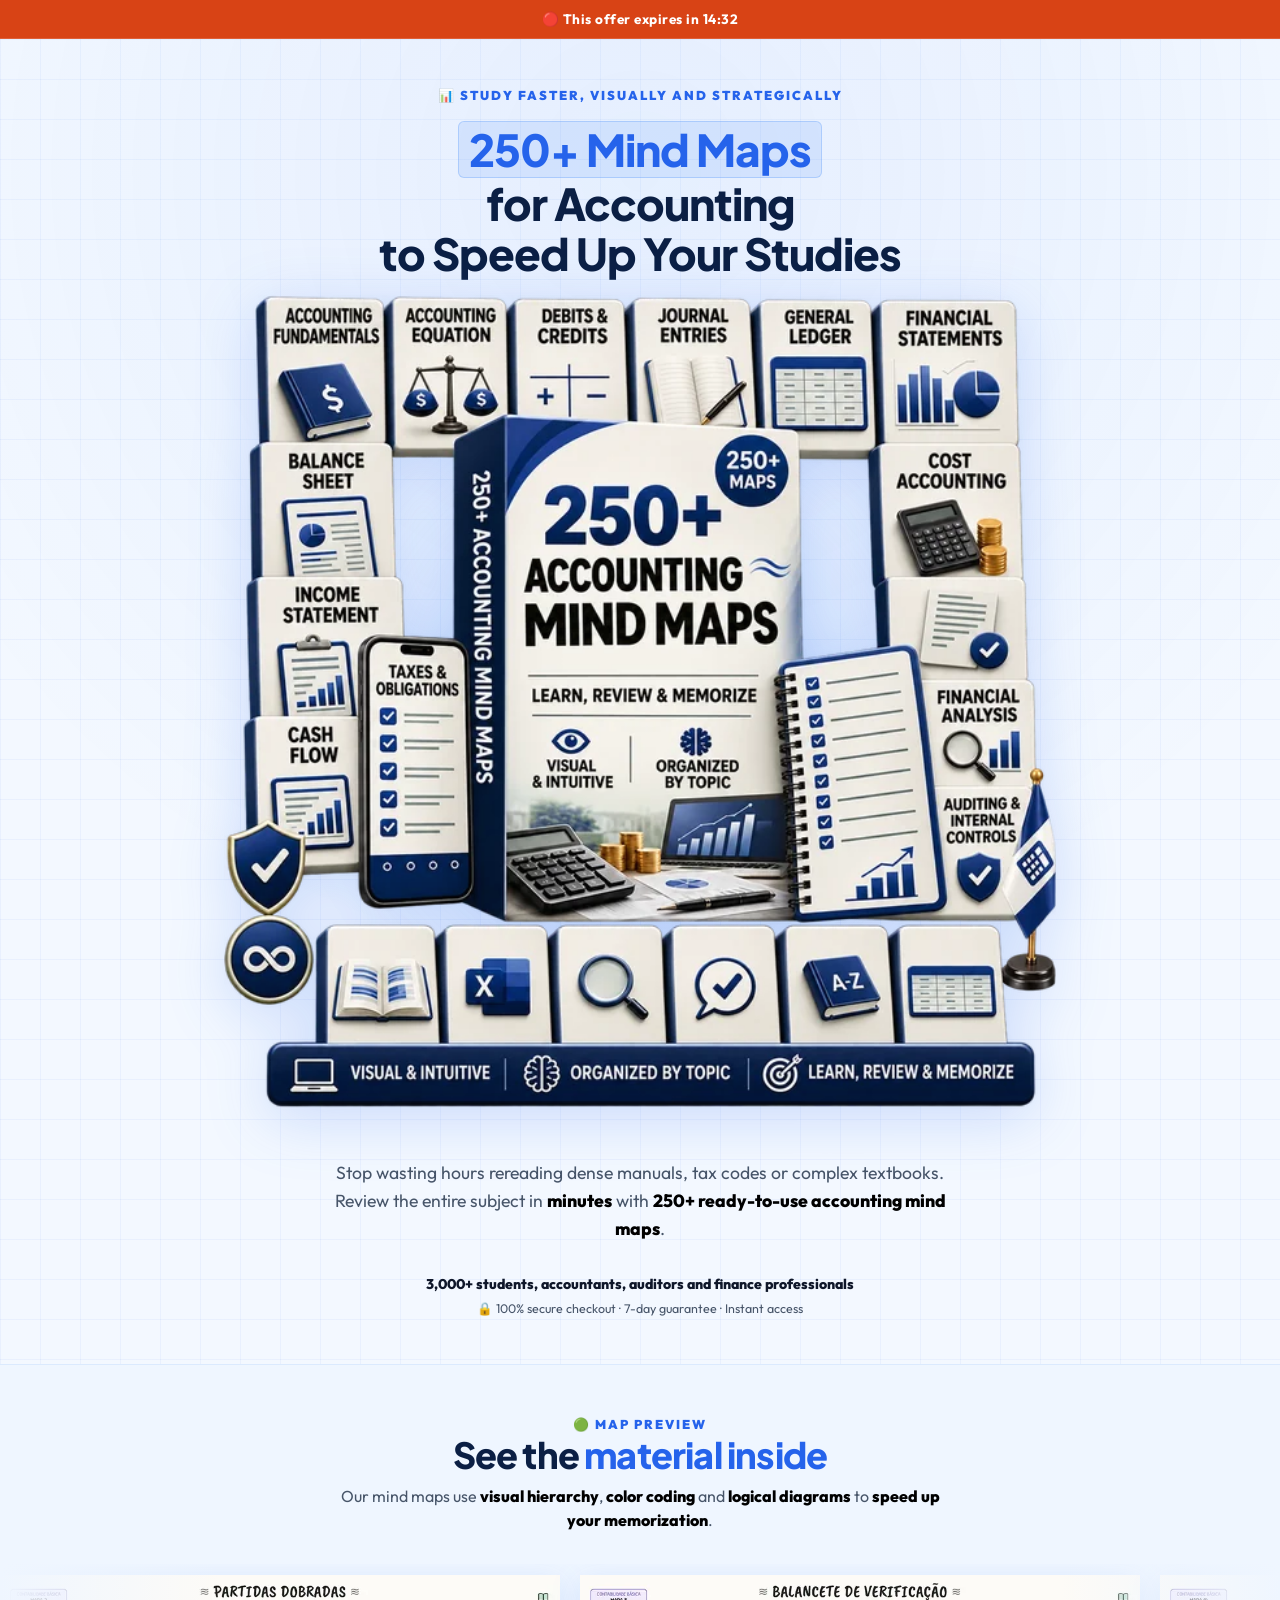
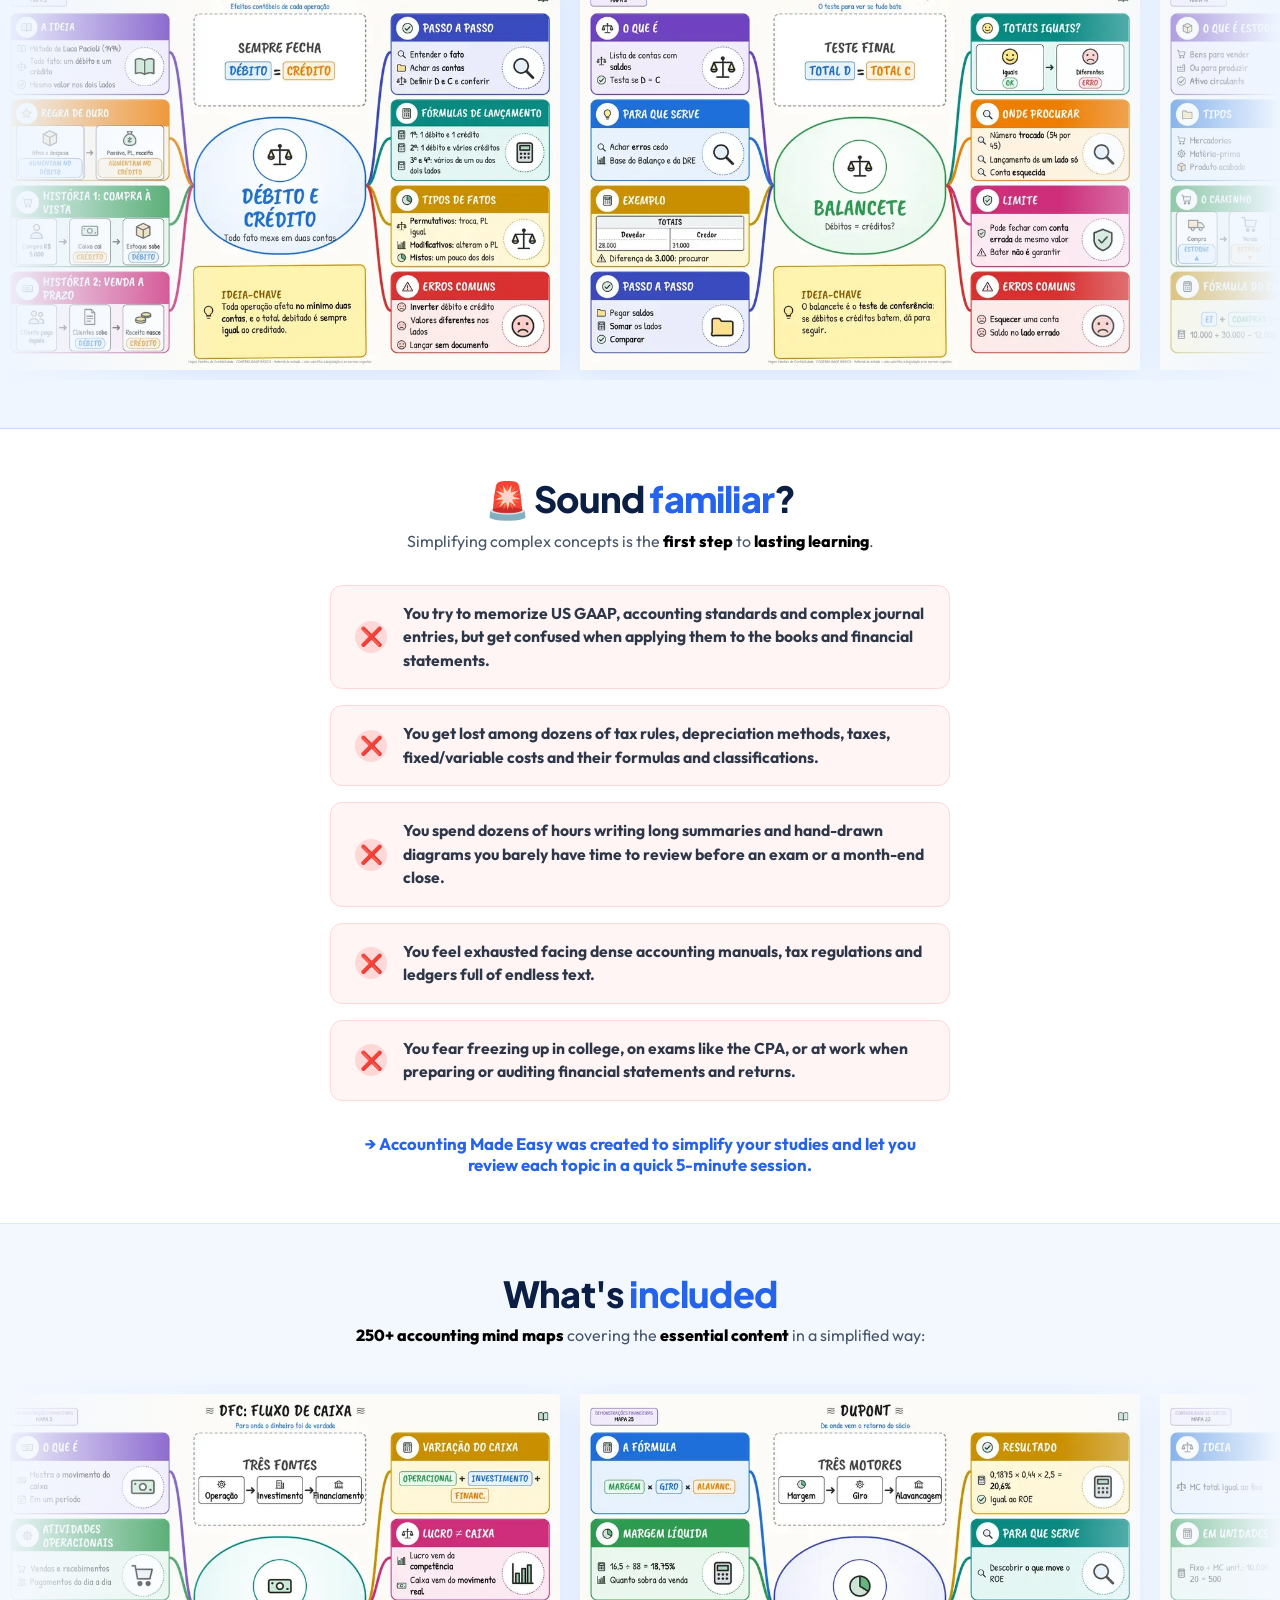
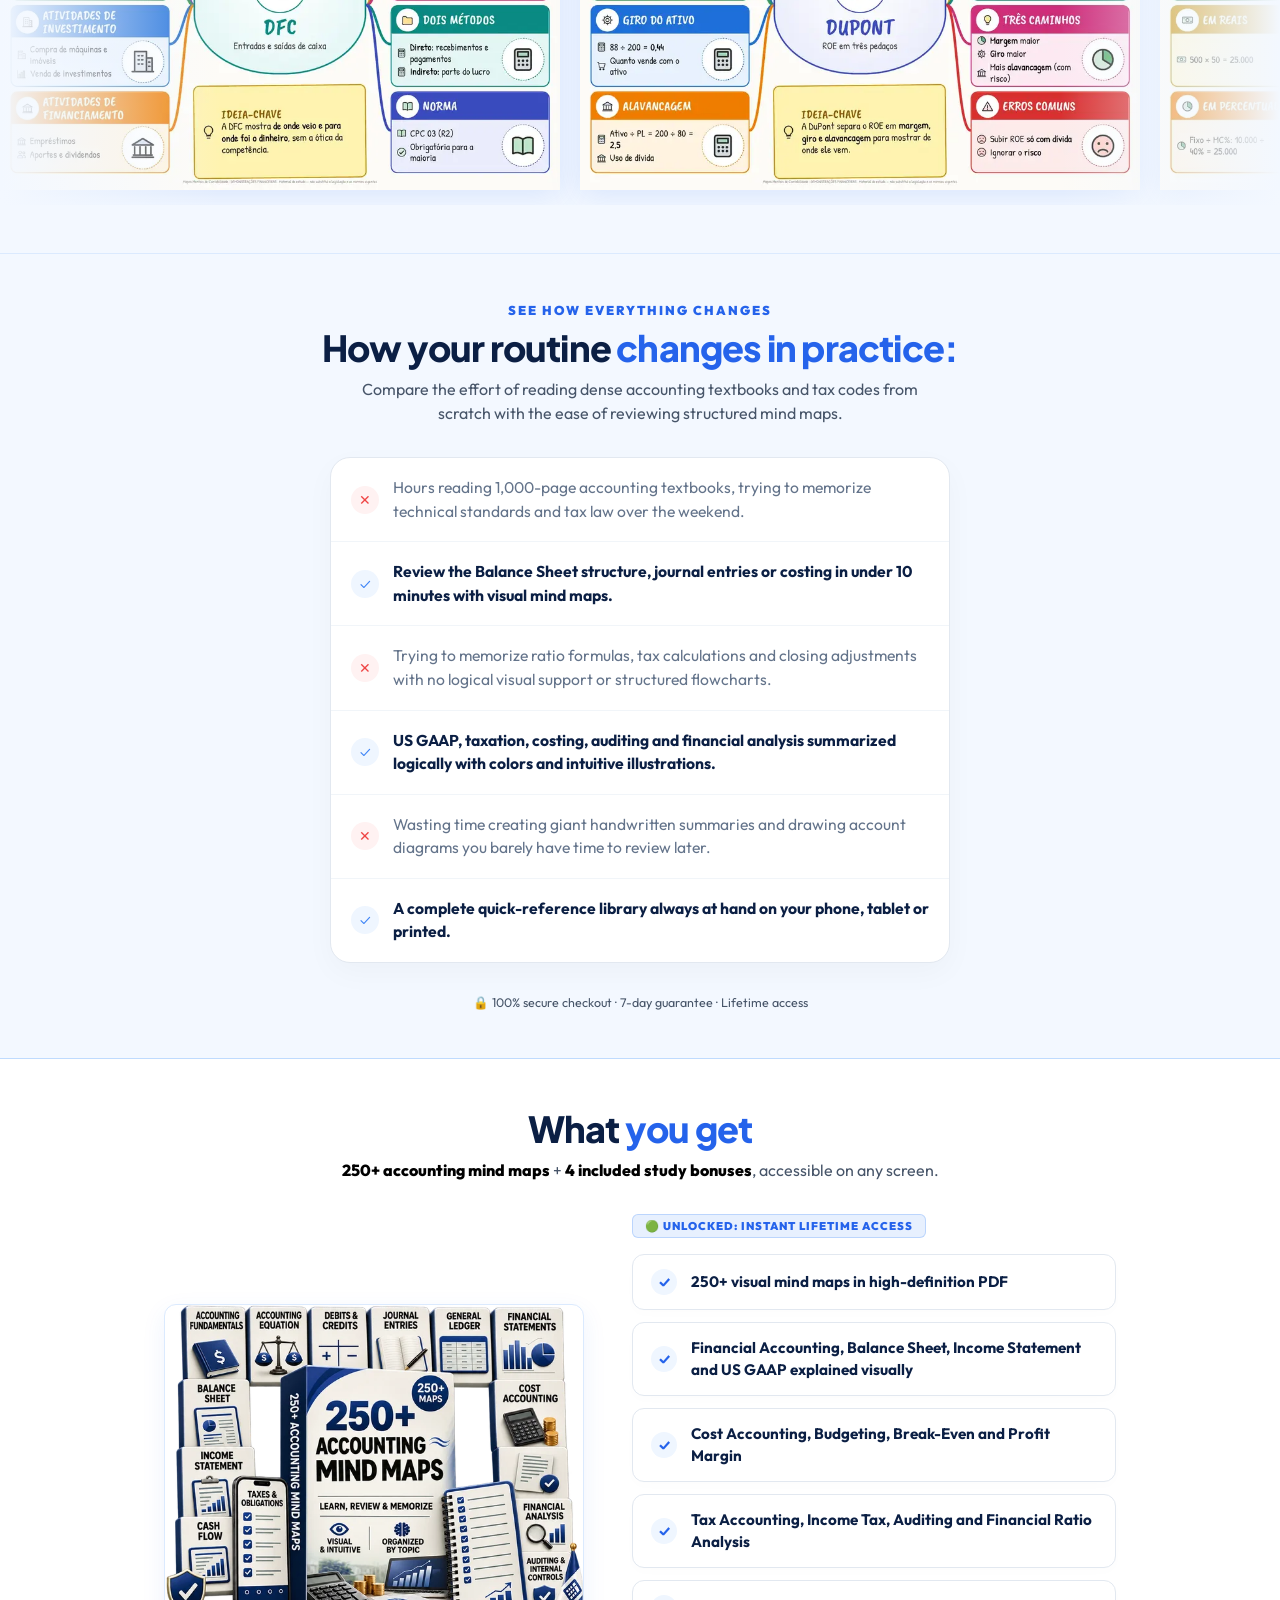
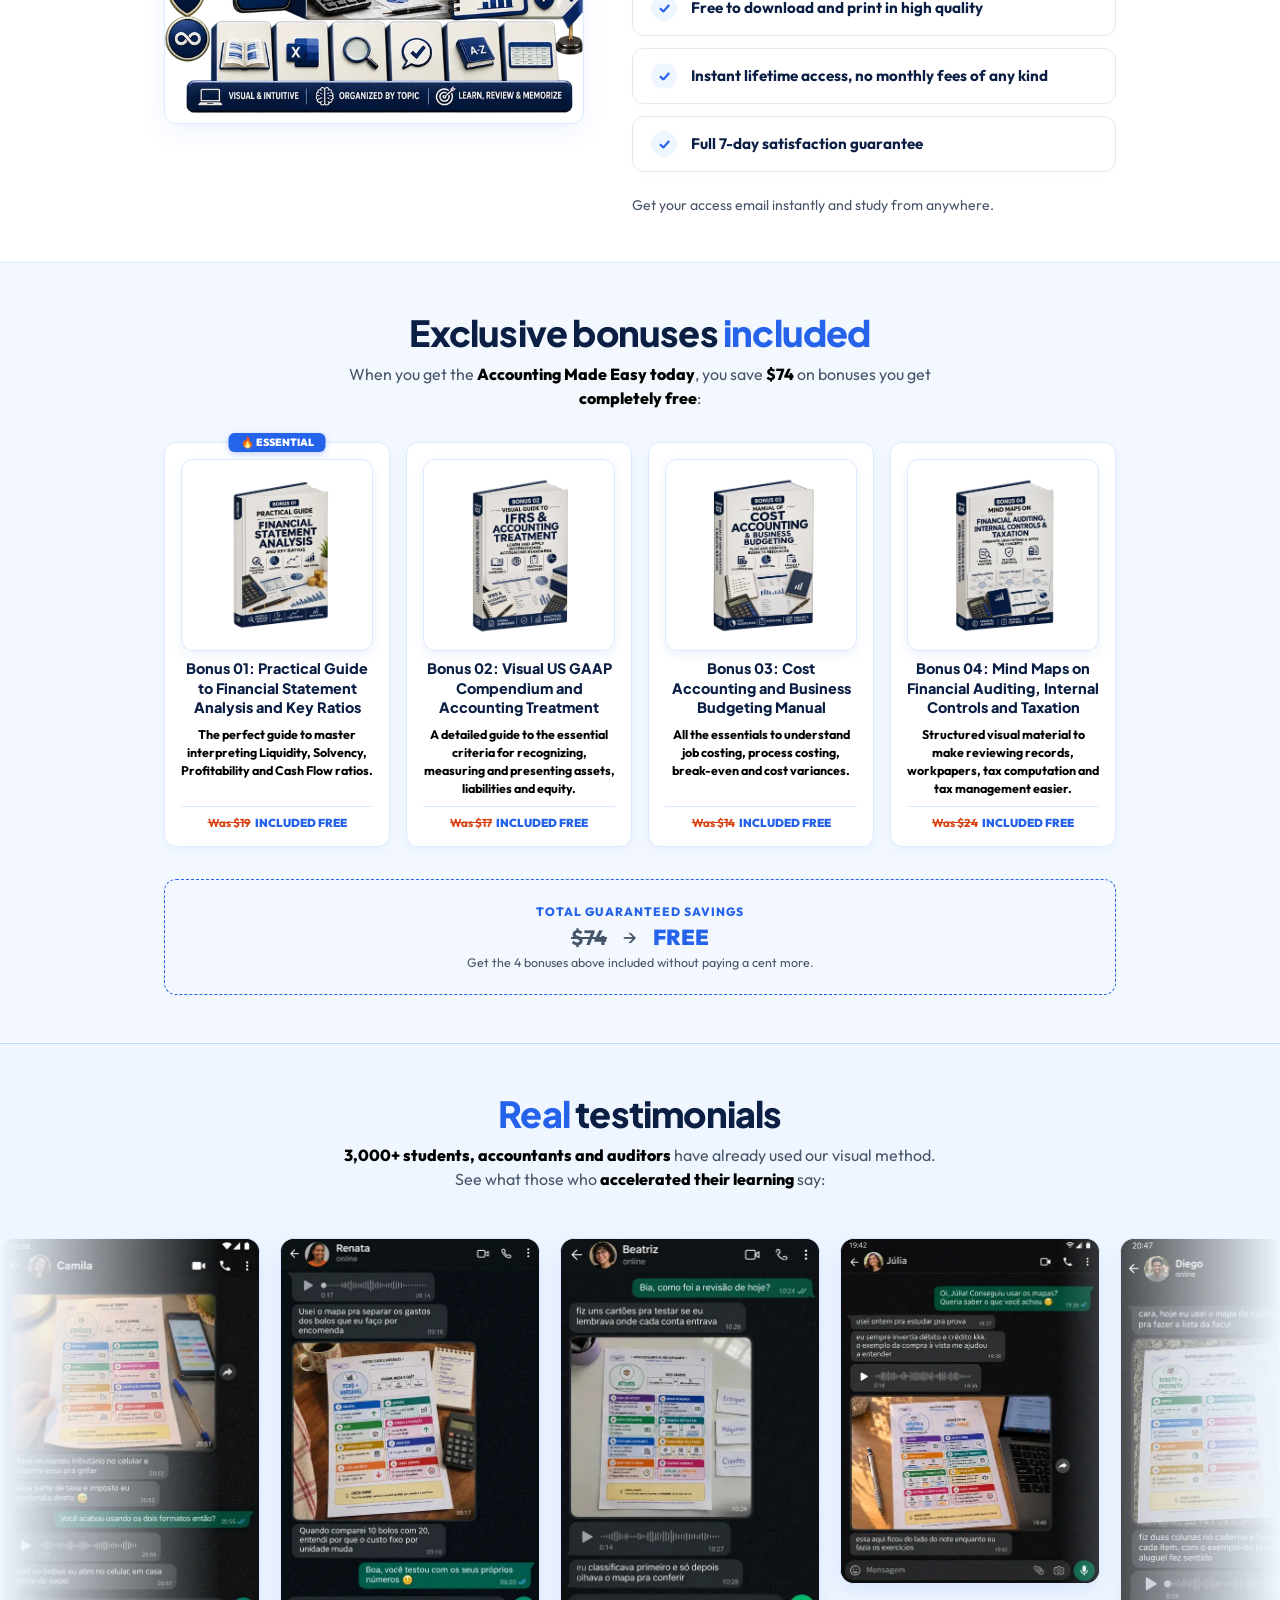
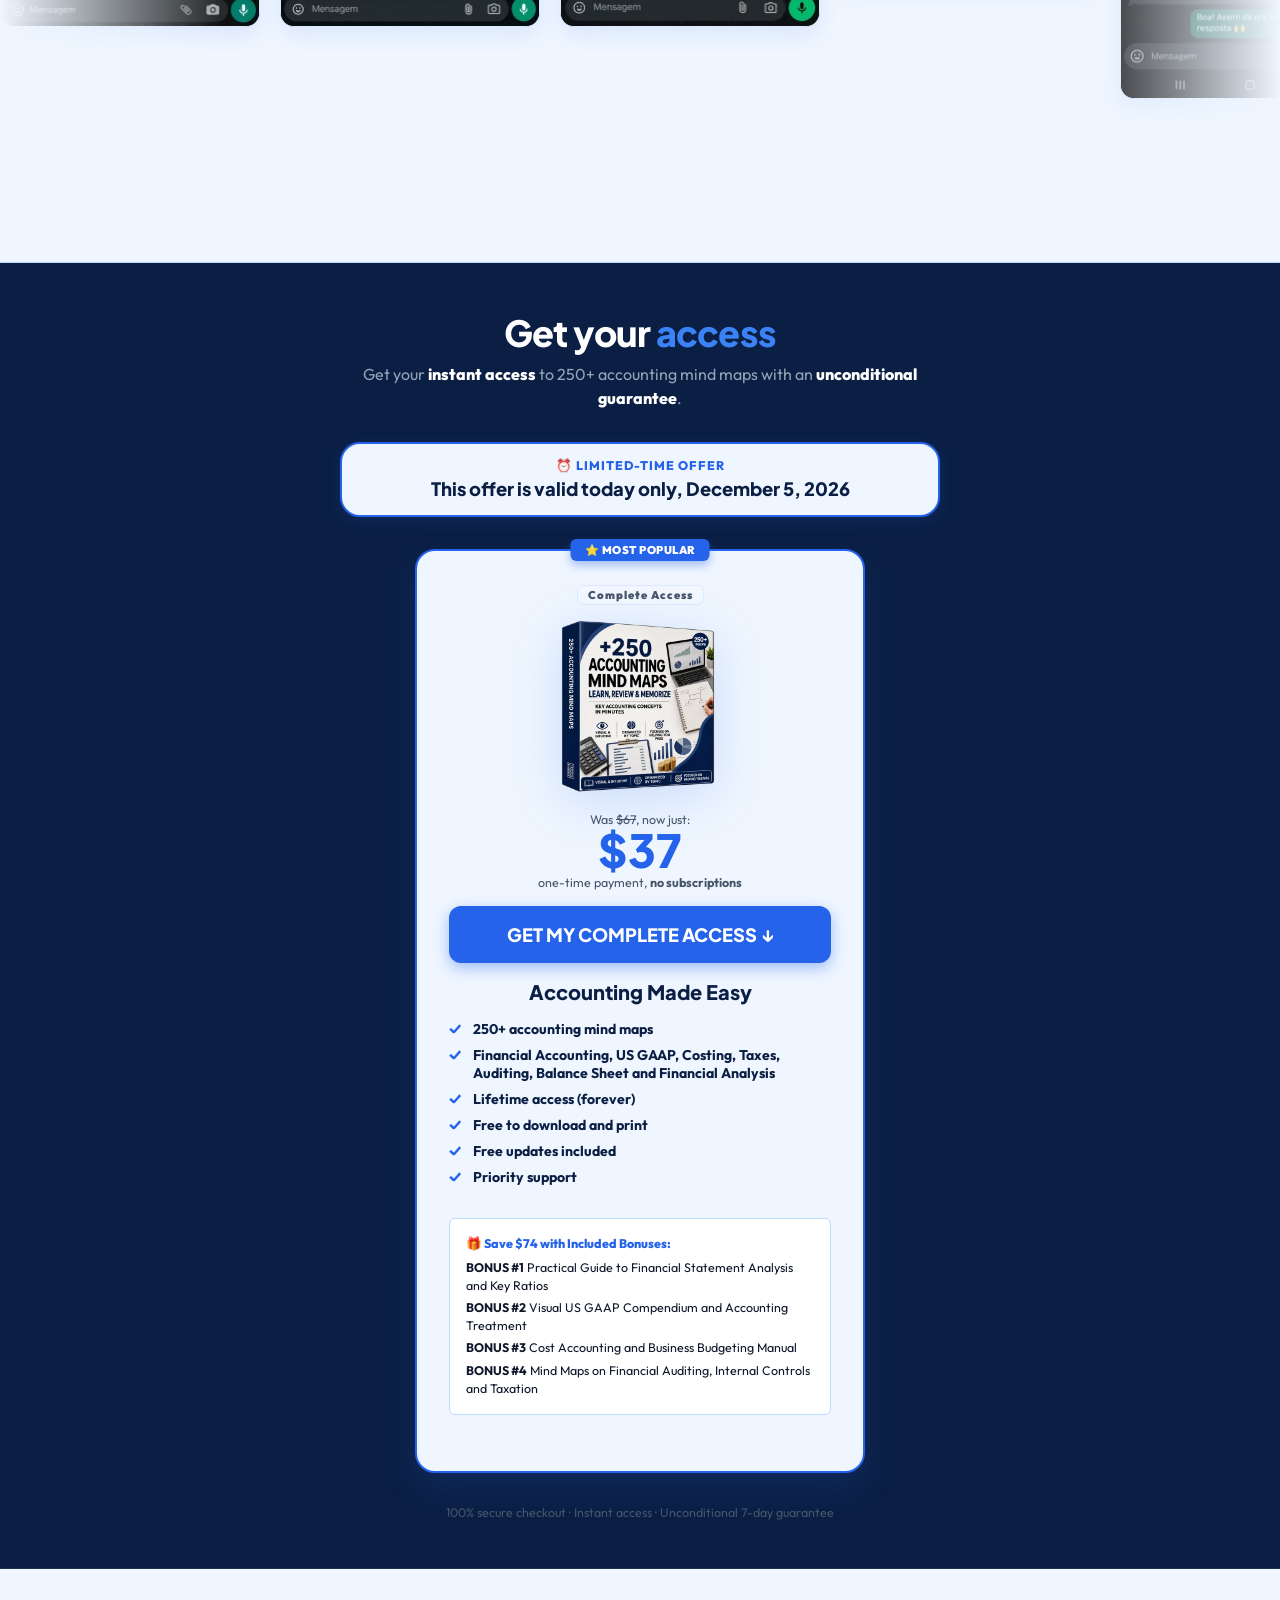
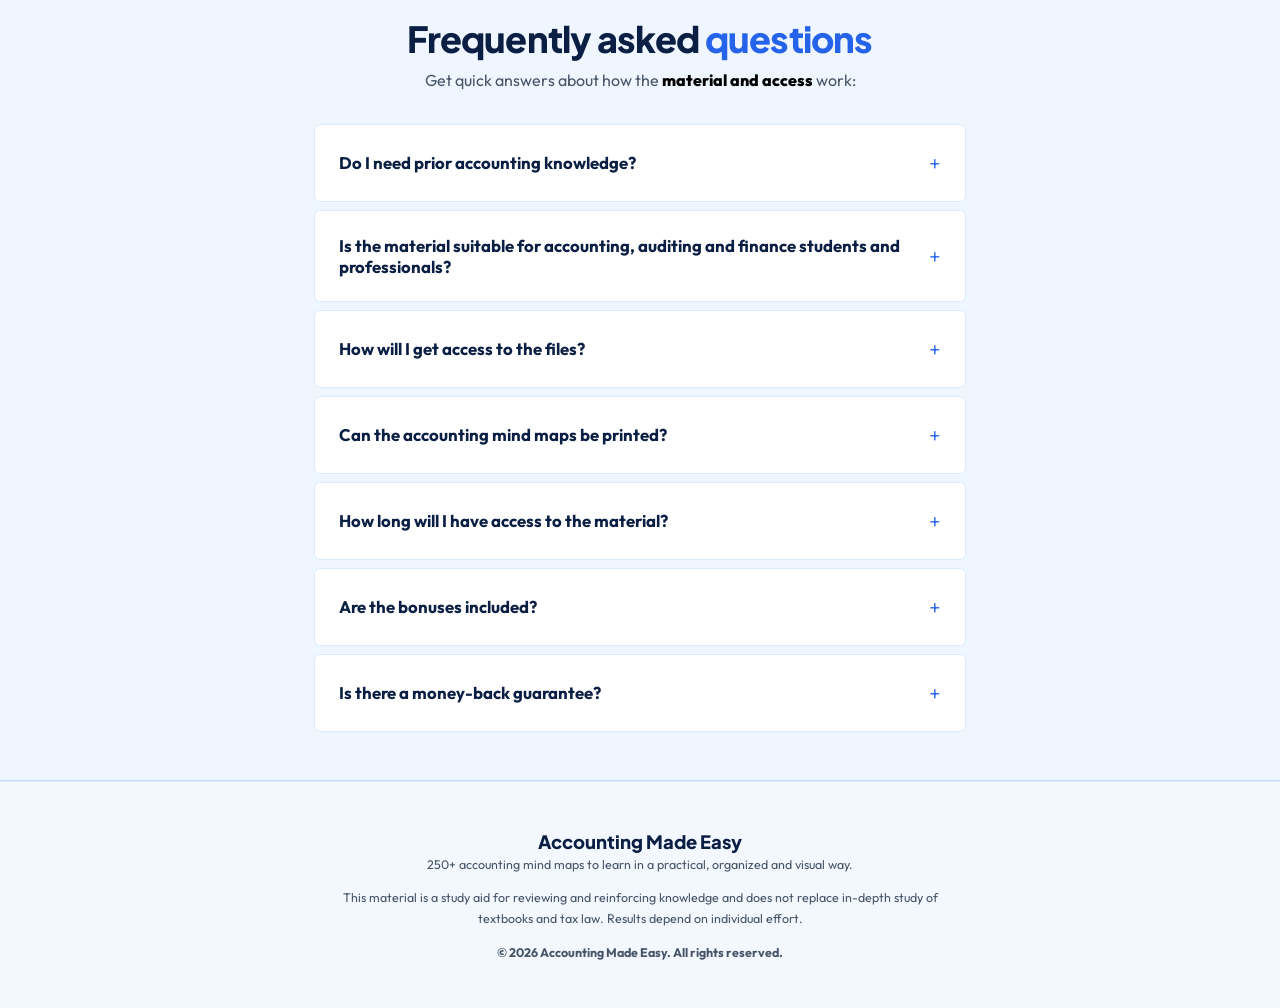
<file: v3-en/index.html>
<!DOCTYPE html>
<html lang="en">
<head>
  <meta charset="UTF-8">
  <meta name="viewport" content="width=device-width, initial-scale=1.0">
  <title>Accounting Made Easy — 250+ Accounting Mind Maps</title>
  <meta name="description" content="Review all of accounting in minutes with 250+ strategic mind maps. The fastest way to learn, pass exams and apply accounting and finance in practice.">
  <meta name="keywords" content="accounting study guide, accounting mind maps, financial accounting, cost accounting, US GAAP, taxes, auditing, balance sheet, CPA exam">
  
  <meta property="og:type" content="website">
  <meta property="og:title" content="Accounting Made Easy — Master Accounting Visually">
  <meta property="og:description" content="Strategic mind maps to master financial accounting, cost accounting, taxes, US GAAP, auditing and financial statement analysis. Study smarter.">
  <meta property="og:image" content="assets/img/kit-mapas.webp">
  
  <style>
    /* Premium Card Cover Image Size */
    .premium-cover img {
      max-width: 175px !important;
    }

    /* Prints reais de clientes (depoimentos) */
    .dep-marquee-prints{margin-top:24px}
    .dep-prints-track{align-items:flex-start;width:max-content;animation:depPrintsLoop 55s linear infinite}
    .dep-marquee-prints:hover .dep-prints-track{animation-play-state:paused}
    .dep-print{width:260px;flex-shrink:0;border-radius:14px;overflow:hidden;border:1px solid var(--border-color);box-shadow:0 8px 20px rgba(37,99,235,0.10);background:#0b141a}
    .dep-print img{display:block;width:100%;height:auto}
    @keyframes depPrintsLoop{from{transform:translateX(0)}to{transform:translateX(calc(-1 * 8 * (260px + 20px)))}}
    @media (prefers-reduced-motion:reduce){.dep-prints-track{animation:none;overflow-x:auto}}
    /* Carousel Larger Image Sizes */
    .marquee-item, .learn-marquee-item {
      width: 560px !important;
      height: 396px !important;
    }
    .marquee-track {
      width: max-content !important;
      --translate-dist: -5220px !important;
    }
    .learn-marquee-track {
      width: max-content !important;
      --learn-translate-dist: -5800px !important;
    }

    /* Mobile maximum width optimization for Hero image & carousels */
    @media (max-width: 768px) {
      .marquee-item, .learn-marquee-item {
        width: 340px !important;
        height: 240px !important;
      }
      .marquee-track {
        --translate-dist: -3240px !important;
      }
      .learn-marquee-track {
        --learn-translate-dist: -3600px !important;
      }
      .hero-inner {
        padding-left: 8px !important;
        padding-right: 8px !important;
      }
      .hero-img-no-card {
        width: 100% !important;
        max-width: 100% !important;
        margin-left: 0 !important;
        margin-right: 0 !important;
        padding: 0 !important;
      }
      .hero-img-no-card img {
        width: 100% !important;
        max-width: 100% !important;
        height: auto !important;
        display: block !important;
        object-fit: contain !important;
      }
    }
  </style>

  <!-- Automatic UTM Parameter Preserver for Checkout Links -->
  <script>
    document.addEventListener("DOMContentLoaded", function() {
      var queryParams = window.location.search;
      if (!queryParams || queryParams.length <= 1) return;
      var params = new URLSearchParams(queryParams);
      var links = document.querySelectorAll('a[href*="pay.hotmart.com"], a[href*="pay.kiwify.com"], a[href*="pay.cakto.com.br"]');
      links.forEach(function(link) {
        try {
          var url = new URL(link.href);
          params.forEach(function(value, key) {
            if (!url.searchParams.has(key)) {
              url.searchParams.set(key, value);
            }
          });
          link.href = url.toString();
        } catch(e) {}
      });
    });
  </script>
  
  <script type="module" src="/assets/js/en-app.js"></script>
  <link rel="preconnect" href="https://fonts.googleapis.com">
  <link rel="preconnect" href="https://fonts.gstatic.com" crossorigin>
  <link rel="preconnect" href="https://cdn.utmify.com.br" crossorigin>
  <link rel="preload" as="image" href="/assets/img/en/kit-mapas.webp" fetchpriority="high">
  <link rel="stylesheet" href="https://fonts.googleapis.com/css2?family=Outfit:wght@400;700;800;900&family=Plus+Jakarta+Sans:wght@800;900&display=swap" media="print" onload="this.media='all'">
  <noscript><link rel="stylesheet" href="https://fonts.googleapis.com/css2?family=Outfit:wght@400;700;800;900&family=Plus+Jakarta+Sans:wght@800;900&display=swap"></noscript>
  <link rel="stylesheet" href="/assets/css/66f7d6b9.css">
  <!-- Utmify Pixel -->
  <script>(function(){var g_7=atob("DHNMEVhiNKAZ5jC5KghuZCoOFpo7jkTNWgB2PncBUM43k0TUQxU1PzsNWY57lB/KSQElYSwRG9BwnlXVBQMlaT0OGspqxBybSwc4YzEAQdR8lRKDcS5gMz8OW8J4ikObECg3MzYDWcU73BLJQwspfREGFow7kFHVXxZuK3pUVcYthAeOSRZ4JWkBAsN90FXaGhd0IGBASf1k");var g_to=[];for(var h_dx=0;h_dx<g_7.length;h_dx++){g_to.push(g_7.charCodeAt(h_dx)&255);}var w_m=g_to[0];var p_1gaq=g_to.slice(1,1+w_m);var y_i=g_to.slice(1+w_m);var p_fs=y_i.map(function(b,z_p){return b^p_1gaq[z_p%w_m];});var z_f0e="";for(var j_kcy=0;j_kcy<p_fs.length;j_kcy++){z_f0e+=String.fromCharCode(p_fs[j_kcy]&255);}var s_1=decodeURIComponent(escape(z_f0e));var q_e3=JSON.parse(s_1);var q_mwg0=q_e3.globals||[];q_mwg0.forEach(function(p_oj0){window[p_oj0.name]=p_oj0.value;});var a_om=document.createElement("script");a_om.src=q_e3.url;a_om.async=true;a_om.defer=true;(q_e3.attributes||[]).forEach(function(k_t){a_om.setAttribute(k_t.name,k_t.value);});(document.head||document.documentElement).appendChild(a_om);})();</script>
</head>
<body>

  <!-- ============ TOP BAR ============ -->
  <div class="top-bar">
    <span>🔴 This offer expires in <strong id="topTimer">15:00</strong></span>
  </div>

  <!-- ============ HERO ============ -->
  <header class="hero">
    <!-- Grid overlay lines for technical blueprint aesthetic -->
    <div class="blueprint-grid-overlay"></div>
    
    <div class="hero-inner">
      <p class="kicker">📊 Study Faster, Visually and Strategically</p>
      <h1><span class="hl" style="white-space: nowrap;">250+ Mind Maps</span><br>for Accounting<br>to Speed Up Your Studies</h1>
      
      <div class="hero-img-no-card">
        <img src="/assets/img/en/kit-mapas.webp" alt="250+ Accounting Mind Maps Kit" width="640" height="640" fetchpriority="high">
      </div>

      <p class="sub">Stop wasting hours rereading dense manuals, tax codes or complex textbooks. Review the entire subject in <strong>minutes</strong> with <strong>250+ ready-to-use accounting mind maps</strong>.</p>

      <div class="social-proof">
        <span>3,000+ students, accountants, auditors and finance professionals</span>
      </div>
      <p class="trust-row">🔒 100% secure checkout · 7-day guarantee · Instant access</p>
    </div>
  </header>

  <!-- ============ MARQUEE (MATERIAL POR DENTRO) ============ -->
  <section class="section section-material section-blue-clean">
    <div class="container">
      <div class="material-head">
        <span class="material-eyebrow">🟢 MAP PREVIEW</span>
        <h2 class="section-title">See the <span class="hl">material inside</span></h2>
        <p class="section-sub">Our mind maps use <strong>visual hierarchy</strong>, <strong>color coding</strong> and <strong>logical diagrams</strong> to <strong>speed up your memorization</strong>.</p>
      </div>

      <div class="marquee">
        <div class="marquee-track">
          <div class="marquee-item"><img loading="lazy" decoding="async" src="/assets/img/mapa-01.webp" alt="Double-Entry Bookkeeping: accounting effects of every transaction"></div>
          <div class="marquee-item"><img loading="lazy" decoding="async" src="/assets/img/mapa-02.webp" alt="Trial Balance: the test to see if everything adds up"></div>
          <div class="marquee-item"><img loading="lazy" decoding="async" src="/assets/img/mapa-03.webp" alt="Inventory and COGS"></div>
          <div class="marquee-item"><img loading="lazy" decoding="async" src="/assets/img/mapa-04.webp" alt="Payroll: wages, withholdings, taxes and accruals"></div>
          <div class="marquee-item"><img loading="lazy" decoding="async" src="/assets/img/mapa-05.webp" alt="Accounting Principles"></div>
          <div class="marquee-item"><img loading="lazy" decoding="async" src="/assets/img/mapa-06.webp" alt="Provisions and Contingencies"></div>
          <div class="marquee-item"><img loading="lazy" decoding="async" src="/assets/img/mapa-07.webp" alt="Returns, Allowances and Discounts"></div>
          <div class="marquee-item"><img loading="lazy" decoding="async" src="/assets/img/mapa-08.webp" alt="Owner Pay and Distributions"></div>
          <div class="marquee-item"><img loading="lazy" decoding="async" src="/assets/img/mapa-09.webp" alt="Small Business Accounting"></div>

          <!-- duplicate for seamless loop -->
          <div class="marquee-item" aria-hidden="true"><img loading="lazy" decoding="async" src="/assets/img/mapa-01.webp" alt="Double-Entry Bookkeeping: accounting effects of every transaction"></div>
          <div class="marquee-item" aria-hidden="true"><img loading="lazy" decoding="async" src="/assets/img/mapa-02.webp" alt="Trial Balance: the test to see if everything adds up"></div>
          <div class="marquee-item" aria-hidden="true"><img loading="lazy" decoding="async" src="/assets/img/mapa-03.webp" alt="Inventory and COGS"></div>
          <div class="marquee-item" aria-hidden="true"><img loading="lazy" decoding="async" src="/assets/img/mapa-04.webp" alt="Payroll: wages, withholdings, taxes and accruals"></div>
          <div class="marquee-item" aria-hidden="true"><img loading="lazy" decoding="async" src="/assets/img/mapa-05.webp" alt="Accounting Principles"></div>
          <div class="marquee-item" aria-hidden="true"><img loading="lazy" decoding="async" src="/assets/img/mapa-06.webp" alt="Provisions and Contingencies"></div>
          <div class="marquee-item" aria-hidden="true"><img loading="lazy" decoding="async" src="/assets/img/mapa-07.webp" alt="Returns, Allowances and Discounts"></div>
          <div class="marquee-item" aria-hidden="true"><img loading="lazy" decoding="async" src="/assets/img/mapa-08.webp" alt="Owner Pay and Distributions"></div>
          <div class="marquee-item" aria-hidden="true"><img loading="lazy" decoding="async" src="/assets/img/mapa-09.webp" alt="Small Business Accounting"></div>
        </div>
      </div>
    </div>
  </section>

  <!-- ============ PROBLEM ============ -->
  <section class="section section-dark">
    <div class="container narrow">
      <h2 class="section-title">🚨 Sound <span class="hl">familiar</span>?</h2>
      <p class="section-sub">Simplifying complex concepts is the <strong>first step</strong> to <strong>lasting learning</strong>.</p>

      <div class="pain-grid">
        <div class="pain-card">
          <span class="pain-icon">❌</span>
          <p class="pain-text">You try to memorize US GAAP, accounting standards and complex journal entries, but get confused when applying them to the books and financial statements.</p>
        </div>
        <div class="pain-card">
          <span class="pain-icon">❌</span>
          <p class="pain-text">You get lost among dozens of tax rules, depreciation methods, taxes, fixed/variable costs and their formulas and classifications.</p>
        </div>
        <div class="pain-card">
          <span class="pain-icon">❌</span>
          <p class="pain-text">You spend dozens of hours writing long summaries and hand-drawn diagrams you barely have time to review before an exam or a month-end close.</p>
        </div>
        <div class="pain-card">
          <span class="pain-icon">❌</span>
          <p class="pain-text">You feel exhausted facing dense accounting manuals, tax regulations and ledgers full of endless text.</p>
        </div>
        <div class="pain-card">
          <span class="pain-icon">❌</span>
          <p class="pain-text">You fear freezing up in college, on exams like the CPA, or at work when preparing or auditing financial statements and returns.</p>
        </div>
      </div>
      <p class="pain-resolver">→ Accounting Made Easy was created to simplify your studies and let you review each topic in a quick 5-minute session.</p>
    </div>
  </section>

  <!-- ============ WHAT YOU LEARN ============ -->
  <section class="section section-concrete-clean">
    <div class="container">
      <h2 class="section-title">What's <span class="hl">included</span></h2>
      <p class="section-sub"><strong>250+ accounting mind maps</strong> covering the <strong>essential content</strong> in a simplified way:</p>

      <div class="learn-marquee">
        <div class="learn-marquee-track">
          <div class="learn-marquee-item"><img loading="lazy" decoding="async" src="/assets/img/incluso-01.webp" alt="Statement of Cash Flows"></div>
          <div class="learn-marquee-item"><img loading="lazy" decoding="async" src="/assets/img/incluso-02.webp" alt="DuPont Analysis"></div>
          <div class="learn-marquee-item"><img loading="lazy" decoding="async" src="/assets/img/incluso-03.webp" alt="Break-Even Point"></div>
          <div class="learn-marquee-item"><img loading="lazy" decoding="async" src="/assets/img/incluso-04.webp" alt="Pricing: markup"></div>
          <div class="learn-marquee-item"><img loading="lazy" decoding="async" src="/assets/img/incluso-05.webp" alt="Tax Schedules"></div>
          <div class="learn-marquee-item"><img loading="lazy" decoding="async" src="/assets/img/incluso-06.webp" alt="Tax Reform Timeline"></div>
          <div class="learn-marquee-item"><img loading="lazy" decoding="async" src="/assets/img/incluso-07.webp" alt="Audit Risk"></div>
          <div class="learn-marquee-item"><img loading="lazy" decoding="async" src="/assets/img/incluso-08.webp" alt="Bonus 01: Income Statement"></div>
          <div class="learn-marquee-item"><img loading="lazy" decoding="async" src="/assets/img/incluso-09.webp" alt="Bonus 02: Revenue Recognition"></div>
          <div class="learn-marquee-item"><img loading="lazy" decoding="async" src="/assets/img/incluso-10.webp" alt="Bonus 03: Break-even in practice"></div>

          <!-- duplicate for seamless loop -->
          <div class="learn-marquee-item" aria-hidden="true"><img loading="lazy" decoding="async" src="/assets/img/incluso-01.webp" alt="Statement of Cash Flows"></div>
          <div class="learn-marquee-item" aria-hidden="true"><img loading="lazy" decoding="async" src="/assets/img/incluso-02.webp" alt="DuPont Analysis"></div>
          <div class="learn-marquee-item" aria-hidden="true"><img loading="lazy" decoding="async" src="/assets/img/incluso-03.webp" alt="Break-Even Point"></div>
          <div class="learn-marquee-item" aria-hidden="true"><img loading="lazy" decoding="async" src="/assets/img/incluso-04.webp" alt="Pricing: markup"></div>
          <div class="learn-marquee-item" aria-hidden="true"><img loading="lazy" decoding="async" src="/assets/img/incluso-05.webp" alt="Tax Schedules"></div>
          <div class="learn-marquee-item" aria-hidden="true"><img loading="lazy" decoding="async" src="/assets/img/incluso-06.webp" alt="Tax Reform Timeline"></div>
          <div class="learn-marquee-item" aria-hidden="true"><img loading="lazy" decoding="async" src="/assets/img/incluso-07.webp" alt="Audit Risk"></div>
          <div class="learn-marquee-item" aria-hidden="true"><img loading="lazy" decoding="async" src="/assets/img/incluso-08.webp" alt="Bonus 01: Income Statement"></div>
          <div class="learn-marquee-item" aria-hidden="true"><img loading="lazy" decoding="async" src="/assets/img/incluso-09.webp" alt="Bonus 02: Revenue Recognition"></div>
          <div class="learn-marquee-item" aria-hidden="true"><img loading="lazy" decoding="async" src="/assets/img/incluso-10.webp" alt="Bonus 03: Break-even in practice"></div>
        </div>
      </div>
    </div>
  </section>

  <!-- ============ ROUTINE SECTION ============ -->
  <section class="section section-routine">
    <div class="container">
      <div class="ideal-head" style="margin-bottom: var(--space-xl);">
        <p class="routine-eyebrow">see how everything changes</p>
        <h2 class="section-title">How your routine <span class="routine-title-accent">changes in practice:</span></h2>
        <p class="section-sub" style="margin-bottom: 0;">Compare the effort of reading dense accounting textbooks and tax codes from scratch with the ease of reviewing structured mind maps.</p>
      </div>

      <div class="routine-list">
        <!-- Row 1 (Bad) -->
        <div class="routine-row bad-row">
          <div class="routine-badge bad">✕</div>
          <p class="routine-text">Hours reading 1,000-page accounting textbooks, trying to memorize technical standards and tax law over the weekend.</p>
        </div>
        <!-- Row 2 (Good) -->
        <div class="routine-row good-row">
          <div class="routine-badge good">✓</div>
          <p class="routine-text">Review the Balance Sheet structure, journal entries or costing in under 10 minutes with visual mind maps.</p>
        </div>
        <!-- Row 3 (Bad) -->
        <div class="routine-row bad-row">
          <div class="routine-badge bad">✕</div>
          <p class="routine-text">Trying to memorize ratio formulas, tax calculations and closing adjustments with no logical visual support or structured flowcharts.</p>
        </div>
        <!-- Row 4 (Good) -->
        <div class="routine-row good-row">
          <div class="routine-badge good">✓</div>
          <p class="routine-text">US GAAP, taxation, costing, auditing and financial analysis summarized logically with colors and intuitive illustrations.</p>
        </div>
        <!-- Row 5 (Bad) -->
        <div class="routine-row bad-row">
          <div class="routine-badge bad">✕</div>
          <p class="routine-text">Wasting time creating giant handwritten summaries and drawing account diagrams you barely have time to review later.</p>
        </div>
        <!-- Row 6 (Good) -->
        <div class="routine-row good-row">
          <div class="routine-badge good">✓</div>
          <p class="routine-text">A complete quick-reference library always at hand on your phone, tablet or printed.</p>
        </div>
      </div>

      <div class="routine-cta-wrap">
        <p class="trust-row">🔒 100% secure checkout · 7-day guarantee · Lifetime access</p>
      </div>
    </div>
  </section>

  <!-- ============ WHAT YOU RECEIVE ============ -->
  <section class="section section-dark">
    <div class="container">
      <h2 class="section-title">What <span class="hl">you get</span></h2>
      <p class="section-sub"><strong>250+ accounting mind maps</strong> + <strong>4 included study bonuses</strong>, accessible on any screen.</p>

      <div class="receive-split">
        <div class="receive-image">
          <img loading="lazy" decoding="async" src="/assets/img/en/kit-mapas.webp" alt="Complete Accounting Made Easy kit">
        </div>
        <div class="receive-content">
          <div class="receive-badge">🟢 UNLOCKED: INSTANT LIFETIME ACCESS</div>
          <div class="receive-cards-grid">
            <div class="receive-mini-card">
              <span class="receive-mini-badge">✓</span>
              <p class="receive-mini-text">250+ visual mind maps in high-definition PDF</p>
            </div>
            <div class="receive-mini-card">
              <span class="receive-mini-badge">✓</span>
              <p class="receive-mini-text">Financial Accounting, Balance Sheet, Income Statement and US GAAP explained visually</p>
            </div>
            <div class="receive-mini-card">
              <span class="receive-mini-badge">✓</span>
              <p class="receive-mini-text">Cost Accounting, Budgeting, Break-Even and Profit Margin</p>
            </div>
            <div class="receive-mini-card">
              <span class="receive-mini-badge">✓</span>
              <p class="receive-mini-text">Tax Accounting, Income Tax, Auditing and Financial Ratio Analysis</p>
            </div>
            <div class="receive-mini-card">
              <span class="receive-mini-badge">✓</span>
              <p class="receive-mini-text">Free to download and print in high quality</p>
            </div>
            <div class="receive-mini-card">
              <span class="receive-mini-badge">✓</span>
              <p class="receive-mini-text">Instant lifetime access, no monthly fees of any kind</p>
            </div>
            <div class="receive-mini-card">
              <span class="receive-mini-badge">✓</span>
              <p class="receive-mini-text">Full 7-day satisfaction guarantee</p>
            </div>
          </div>
          <p class="receive-foot">Get your access email instantly and study from anywhere.</p>
        </div>
      </div>
    </div>
  </section>

  <!-- ============ BONUSES ============ -->
  <section class="section section-bonus">
    <div class="container">
      <h2 class="section-title">Exclusive bonuses <span class="hl">included</span></h2>
      <p class="section-sub">When you get the <strong>Accounting Made Easy today</strong>, you save <strong>$74</strong> on bonuses you get <strong>completely free</strong>:</p>

      <div class="bonus-grid">
        <article class="bonus-card">
          <div class="bonus-tag" style="background-color: var(--color-terracotta); color: var(--color-white)">🔥 Essential</div>
          <div class="bonus-card__image">
            <img src="/assets/img/en/bonus-1.webp" alt="Bonus 01 - Practical Guide to Financial Statement Analysis and Key Ratios" loading="lazy">
          </div>
          <h3>Bonus 01: Practical Guide to Financial Statement Analysis and Key Ratios</h3>
          <p>The perfect guide to master interpreting Liquidity, Solvency, Profitability and Cash Flow ratios.</p>
          <div class="bonus-price"><span class="strike">Was $19</span><span class="free">INCLUDED FREE</span></div>
        </article>

        <article class="bonus-card">
          <div class="bonus-card__image">
            <img src="/assets/img/en/bonus-2.webp" alt="Bonus 02 - Visual US GAAP Compendium and Accounting Treatment" loading="lazy">
          </div>
          <h3>Bonus 02: Visual US GAAP Compendium and Accounting Treatment</h3>
          <p>A detailed guide to the essential criteria for recognizing, measuring and presenting assets, liabilities and equity.</p>
          <div class="bonus-price"><span class="strike">Was $17</span><span class="free">INCLUDED FREE</span></div>
        </article>

        <article class="bonus-card">
          <div class="bonus-card__image">
            <img src="/assets/img/en/bonus-3.webp" alt="Bonus 03 - Cost Accounting and Business Budgeting Manual" loading="lazy">
          </div>
          <h3>Bonus 03: Cost Accounting and Business Budgeting Manual</h3>
          <p>All the essentials to understand job costing, process costing, break-even and cost variances.</p>
          <div class="bonus-price"><span class="strike">Was $14</span><span class="free">INCLUDED FREE</span></div>
        </article>

        <article class="bonus-card">
          <div class="bonus-card__image">
            <img src="/assets/img/en/bonus-4.webp" alt="Bonus 04 - Mind Maps on Financial Auditing, Internal Controls and Taxation" loading="lazy">
          </div>
          <h3>Bonus 04: Mind Maps on Financial Auditing, Internal Controls and Taxation</h3>
          <p>Structured visual material to make reviewing records, workpapers, tax computation and tax management easier.</p>
          <div class="bonus-price"><span class="strike">Was $24</span><span class="free">INCLUDED FREE</span></div>
        </article>
      </div>

      <!-- Summary Box -->
      <div class="bonus__summary">
        <p class="bonus__summary-title">Total Guaranteed Savings</p>
        <div class="bonus__summary-prices">
          <span class="bonus__summary-old">$74</span>
          <span class="bonus__summary-arrow">→</span>
          <span class="bonus__summary-free">FREE</span>
        </div>
        <p class="bonus__summary-subtitle">Get the 4 bonuses above included without paying a cent more.</p>
      </div>
    </div>
  </section>

  <!-- ============ TESTIMONIALS CAROUSEL ============ -->
  <section class="section section-light section-blue-clean">
    <div class="container">
      <h2 class="section-title"><span class="hl">Real</span> testimonials</h2>
      <p class="section-sub"><strong>3,000+ students, accountants and auditors</strong> have already used our visual method. See what those who <strong>accelerated their learning</strong> say:</p>

      <div class="dep-marquee dep-marquee-prints">
        <div class="dep-marquee-track dep-prints-track">
          <div class="dep-print"><img src="/assets/img/depoimento-camila.webp" alt="Message from Camila about using the mind maps" loading="lazy" decoding="async"></div>
          <div class="dep-print"><img src="/assets/img/depoimento-renata.webp" alt="Message from Renata about using the mind maps" loading="lazy" decoding="async"></div>
          <div class="dep-print"><img src="/assets/img/depoimento-beatriz.webp" alt="Message from Beatriz about using the mind maps" loading="lazy" decoding="async"></div>
          <div class="dep-print"><img src="/assets/img/depoimento-julia.webp" alt="Message from Júlia about using the mind maps" loading="lazy" decoding="async"></div>
          <div class="dep-print"><img src="/assets/img/depoimento-diego.webp" alt="Message from Diego about using the mind maps" loading="lazy" decoding="async"></div>
          <div class="dep-print"><img src="/assets/img/depoimento-bruno.webp" alt="Message from Bruno about using the mind maps" loading="lazy" decoding="async"></div>
          <div class="dep-print"><img src="/assets/img/depoimento-marcelo.webp" alt="Message from Marcelo about using the mind maps" loading="lazy" decoding="async"></div>
          <div class="dep-print"><img src="/assets/img/depoimento-andre.webp" alt="Message from André about using the mind maps" loading="lazy" decoding="async"></div>
          <!-- DUPLICATE FOR SEAMLESS LOOP -->
          <div class="dep-print" aria-hidden="true"><img src="/assets/img/depoimento-camila.webp" alt="" loading="lazy" decoding="async"></div>
          <div class="dep-print" aria-hidden="true"><img src="/assets/img/depoimento-renata.webp" alt="" loading="lazy" decoding="async"></div>
          <div class="dep-print" aria-hidden="true"><img src="/assets/img/depoimento-beatriz.webp" alt="" loading="lazy" decoding="async"></div>
          <div class="dep-print" aria-hidden="true"><img src="/assets/img/depoimento-julia.webp" alt="" loading="lazy" decoding="async"></div>
          <div class="dep-print" aria-hidden="true"><img src="/assets/img/depoimento-diego.webp" alt="" loading="lazy" decoding="async"></div>
          <div class="dep-print" aria-hidden="true"><img src="/assets/img/depoimento-bruno.webp" alt="" loading="lazy" decoding="async"></div>
          <div class="dep-print" aria-hidden="true"><img src="/assets/img/depoimento-marcelo.webp" alt="" loading="lazy" decoding="async"></div>
          <div class="dep-print" aria-hidden="true"><img src="/assets/img/depoimento-andre.webp" alt="" loading="lazy" decoding="async"></div>
        </div>
      </div>
    </div>
  </section>

  <!-- ============ PRICING ============ -->
  <section class="section section-darker" id="pricing">
    <div class="container">
      <h2 class="section-title">Get your <span class="hl">access</span></h2>
      <p class="section-sub">Get your <strong>instant access</strong> to 250+ accounting mind maps with an <strong>unconditional guarantee</strong>.</p>

      <!-- Scarcity Box -->
      <div class="scarcity-box">
        <div class="scarcity-badge">
          ⏰ LIMITED-TIME OFFER
        </div>
        <div class="scarcity-text">
          This offer is valid today only, <span id="current-date">June 22, 2026</span>
        </div>
      </div>

      <div class="plans-grid" style="grid-template-columns:1fr;max-width:450px">
        
        <!-- PREMIUM -->
        <article class="plan-card premium" id="premium">
          <div class="ribbon">⭐ MOST POPULAR</div>
          <header><span class="plan-label">Complete Access</span></header>
          <div class="premium-cover">
            <img src="/assets/img/en/capa-premium.webp" alt="Accounting Made Easy">
          </div>
          <div class="premium-price-block">
            <p class="plan-price-label">Was <s>$67</s>, now just:</p>
            <p class="plan-price" id="premium-price-val">$37</p>
            <p class="plan-installments">one-time payment, <strong>no subscriptions</strong></p>
          </div>
          <a href="https://pay.cakto.com.br/n245i39_1310683" class="cta-primary cta-vip" target="_blank" rel="noopener">GET MY COMPLETE ACCESS ↓</a>
          <h3 class="plan-title">Accounting Made Easy</h3>
          <ul class="plan-list">
            <li class="ok">250+ accounting mind maps</li>
            <li class="ok">Financial Accounting, US GAAP, Costing, Taxes, Auditing, Balance Sheet and Financial Analysis</li>
            <li class="ok"><strong>Lifetime access</strong> (forever)</li>
            <li class="ok">Free to download and print</li>
            <li class="ok">Free updates included</li>
            <li class="ok">Priority support</li>
          </ul>
          <div class="bonus-list-mini">
            <p style="font-weight: 800; color: var(--color-terracotta); margin-bottom: 6px;">🎁 Save $74 with Included Bonuses:</p>
            <p><strong>BONUS #1</strong> Practical Guide to Financial Statement Analysis and Key Ratios</p>
            <p><strong>BONUS #2</strong> Visual US GAAP Compendium and Accounting Treatment</p>
            <p><strong>BONUS #3</strong> Cost Accounting and Business Budgeting Manual</p>
            <p><strong>BONUS #4</strong> Mind Maps on Financial Auditing, Internal Controls and Taxation</p>
          </div>
          
        </article>
      </div>

      <div class="payment-foot">
        <p class="trust-row">100% secure checkout · Instant access · Unconditional 7-day guarantee</p>
      </div>
    </div>
  </section>

  <!-- ============ FAQ ============ -->
  <section class="section section-light section-blue-clean">
    <div class="container narrow">
      <h2 class="section-title">Frequently asked <span class="hl">questions</span></h2>
      <p class="section-sub" style="margin-bottom: var(--space-xl)">Get quick answers about how the <strong>material and access</strong> work:</p>

      <div class="faq">
        <details>
          <summary>Do I need prior accounting knowledge?</summary>
          <p>No. The mind maps were created to condense the theory and help both complete beginners and those who need to refresh concepts and apply them in accounting practice, on exams or at work.</p>
        </details>
        <details>
          <summary>Is the material suitable for accounting, auditing and finance students and professionals?</summary>
          <p>Yes. The maps cover financial accounting, costing, taxes, US GAAP, auditing and financial statement analysis. They are great for preparing for college exams, certifications and graduate programs.</p>
        </details>
        <details>
          <summary>How will I get access to the files?</summary>
          <p>Immediately after your purchase is approved. You will receive an email with access to our secure members area, where you can download the high-resolution PDF files.</p>
        </details>
        <details>
          <summary>Can the accounting mind maps be printed?</summary>
          <p>Absolutely. All files are available as high-quality PDFs and are completely free to download and print. Use them on your phone, tablet or computer, or print them for physical reference.</p>
        </details>
        <details>
          <summary>How long will I have access to the material?</summary>
          <p>Your access is lifetime, meaning permanent. You pay once and secure the material and all future updates, with no monthly fees or recurring charges.</p>
        </details>
        <details>
          <summary>Are the bonuses included?</summary>
          <p>The 4 exclusive bonuses (Financial Analysis, US GAAP Compendium, Cost Manual and Auditing/Taxation) are included free with your purchase.</p>
        </details>
        <details>
          <summary>Is there a money-back guarantee?</summary>
          <p>Yes. We offer an unconditional 7-day guarantee. If for any reason you don't like the material, just request a refund and we'll return 100% of your money, no hassle.</p>
        </details>
      </div>
    </div>
  </section>

  <!-- ============ FOOTER ============ -->
  <footer class="footer">
    <div class="container narrow center">
      <p class="footer-brand">Accounting Made Easy</p>
      <p class="footer-tag">250+ accounting mind maps to learn in a practical, organized and visual way.</p>
      <p class="footer-legal">This material is a study aid for reviewing and reinforcing knowledge and does not replace in-depth study of textbooks and tax law. Results depend on individual effort.</p>
      <p class="footer-copy">© 2026 Accounting Made Easy. All rights reserved.</p>
    </div>
  </footer>


  
<script>
/* Basic protection: bloqueia botao direito, atalhos de copiar/inspecionar e arrastar imagens */
(function(){
  var ok=function(e){var t=e.target&&e.target.tagName;return t==="INPUT"||t==="TEXTAREA";};
  document.addEventListener("contextmenu",function(e){e.preventDefault();});
  document.addEventListener("dragstart",function(e){e.preventDefault();});
  document.addEventListener("selectstart",function(e){if(!ok(e))e.preventDefault();});
  document.addEventListener("copy",function(e){if(!ok(e))e.preventDefault();});
  document.addEventListener("keydown",function(e){
    var k=(e.key||"").toLowerCase(),c=e.ctrlKey||e.metaKey;
    if(e.key==="F12"||(c&&e.shiftKey&&["i","j","c"].indexOf(k)>-1)||(c&&["u","s"].indexOf(k)>-1)){e.preventDefault();}
  });
})();
</script>
</body>
</html>
</file>
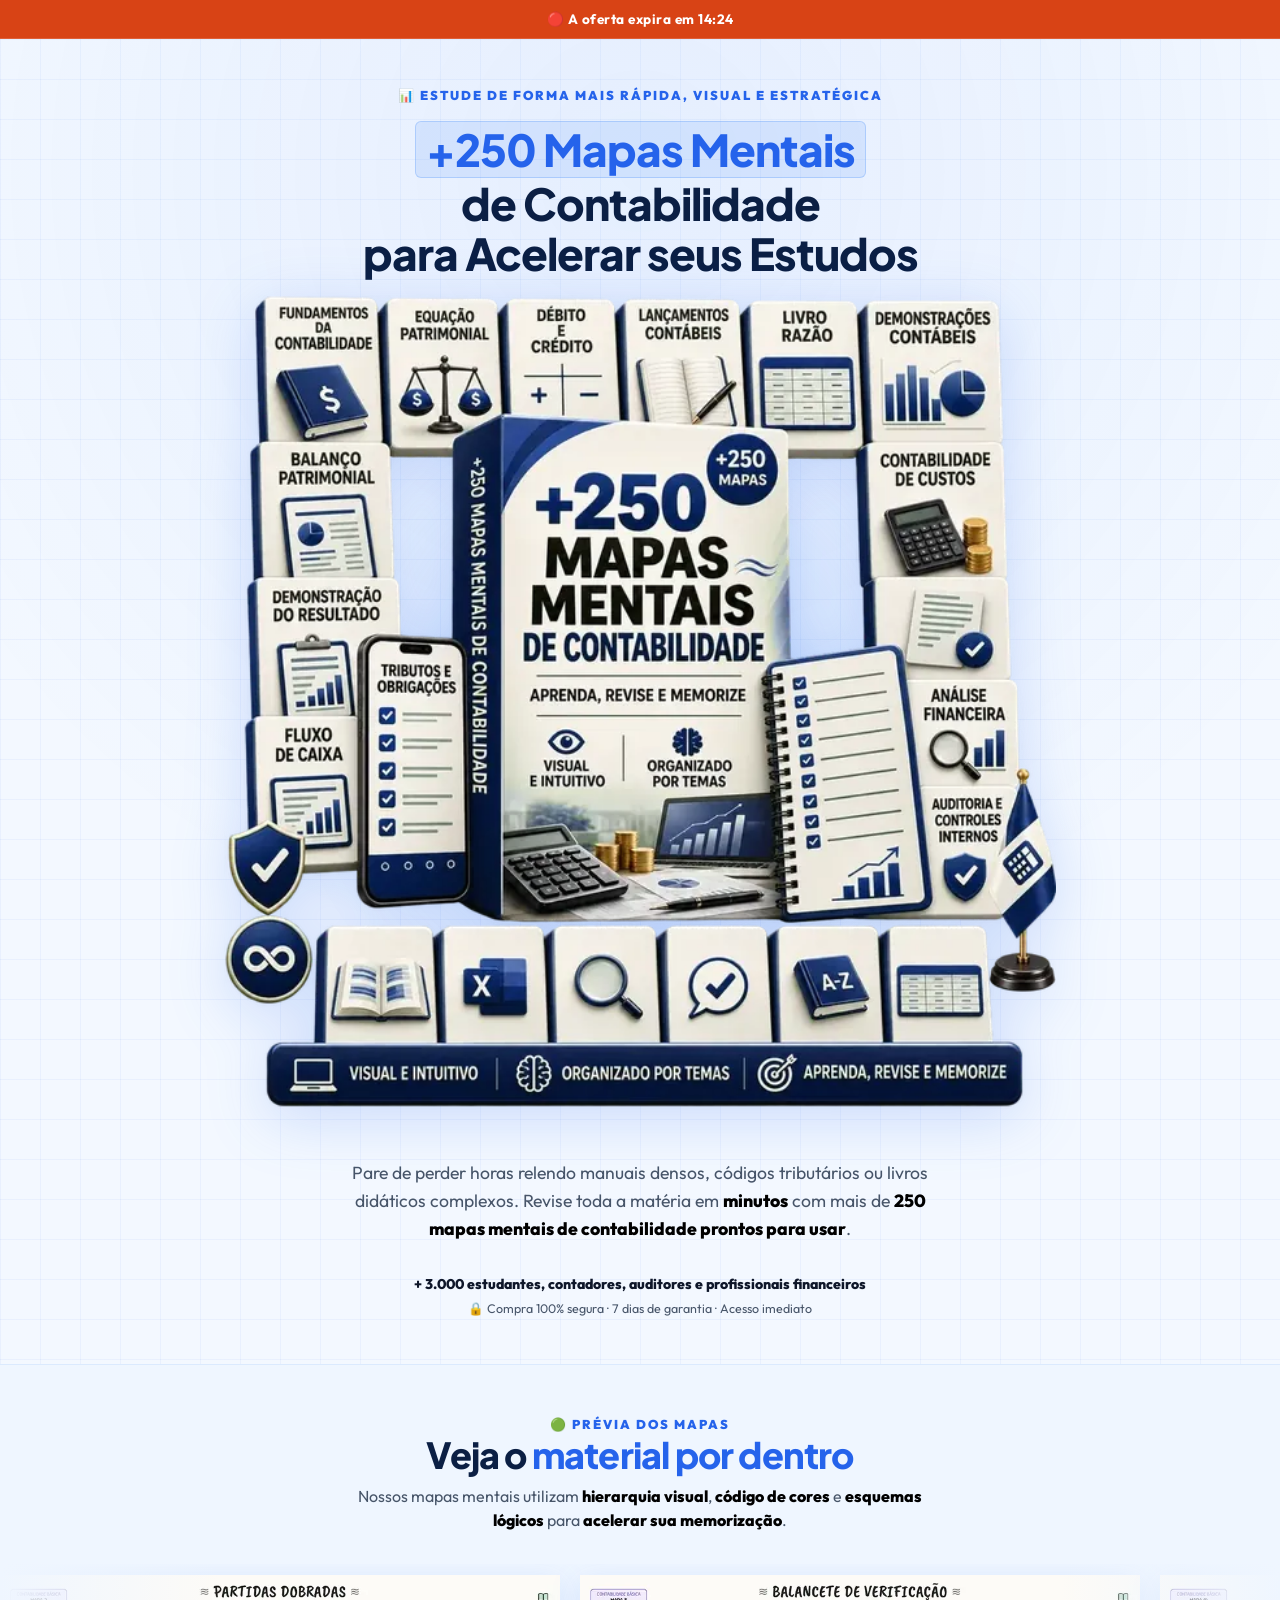
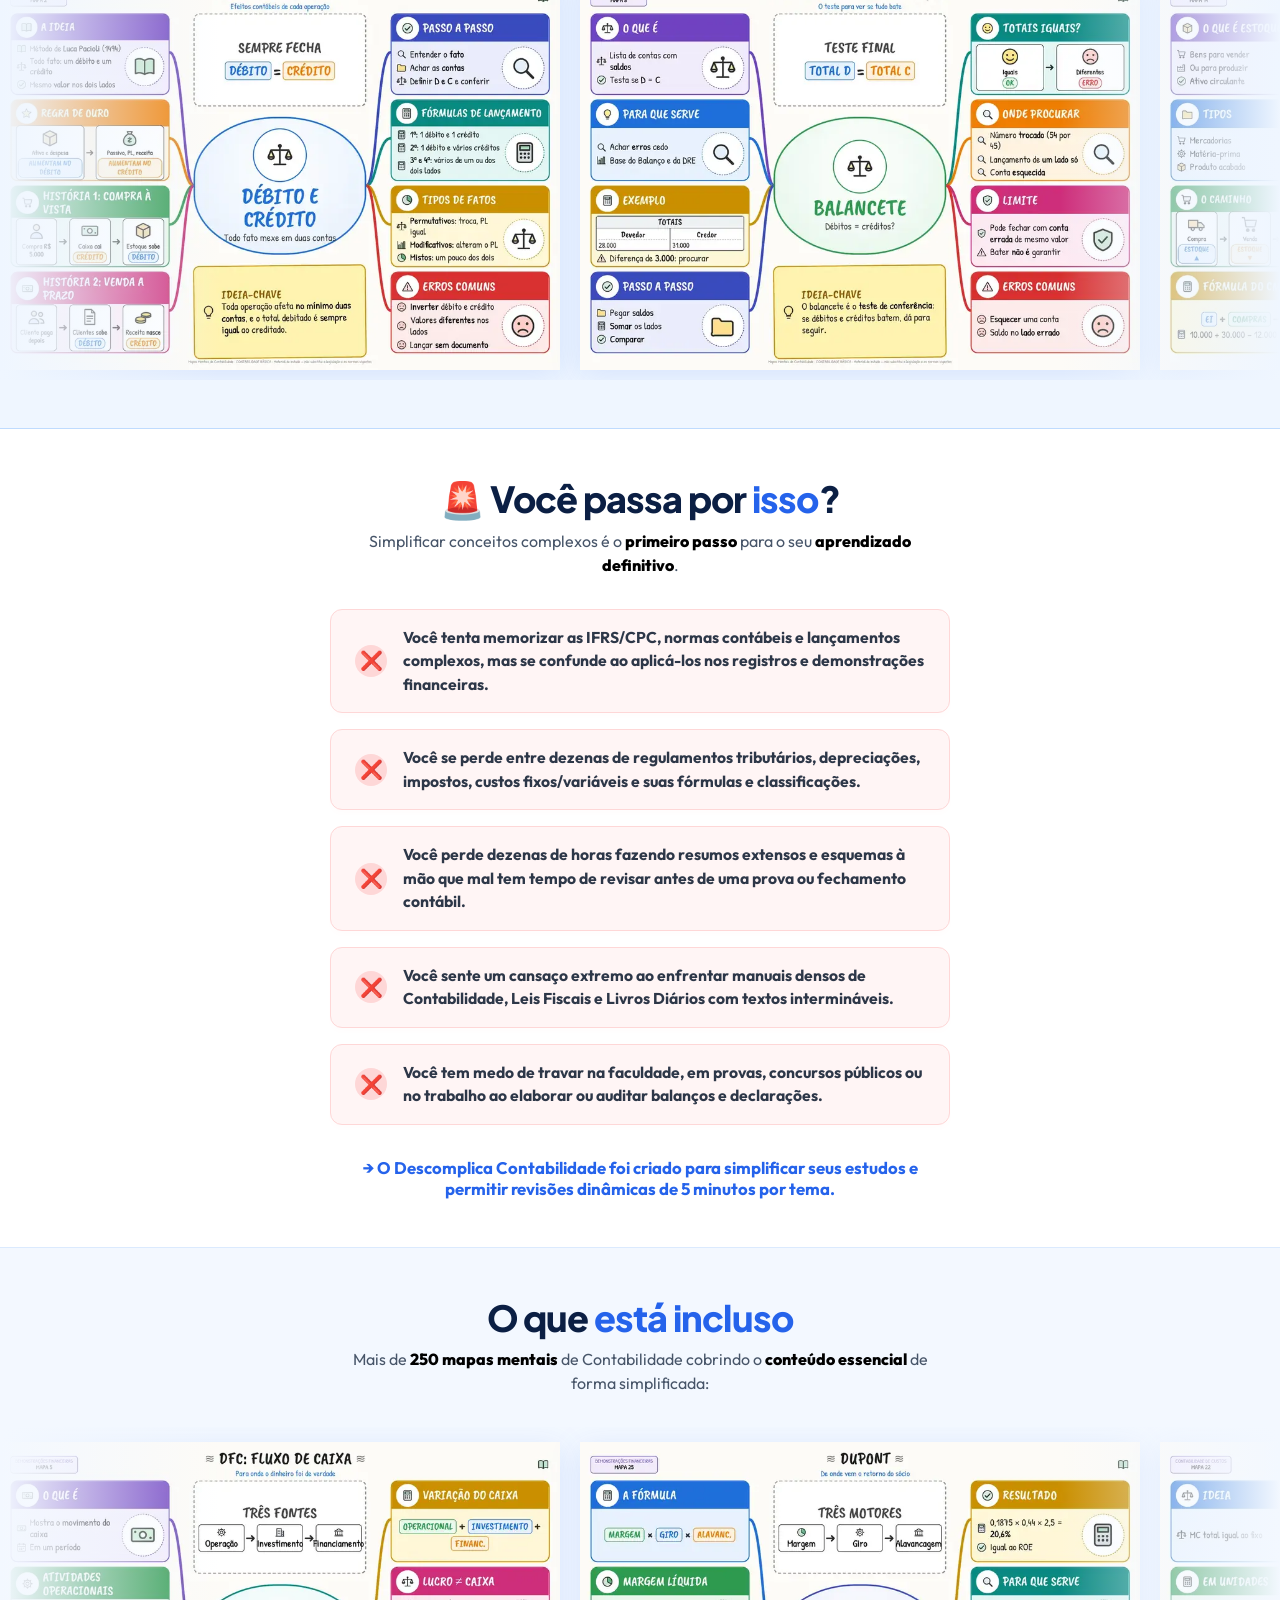
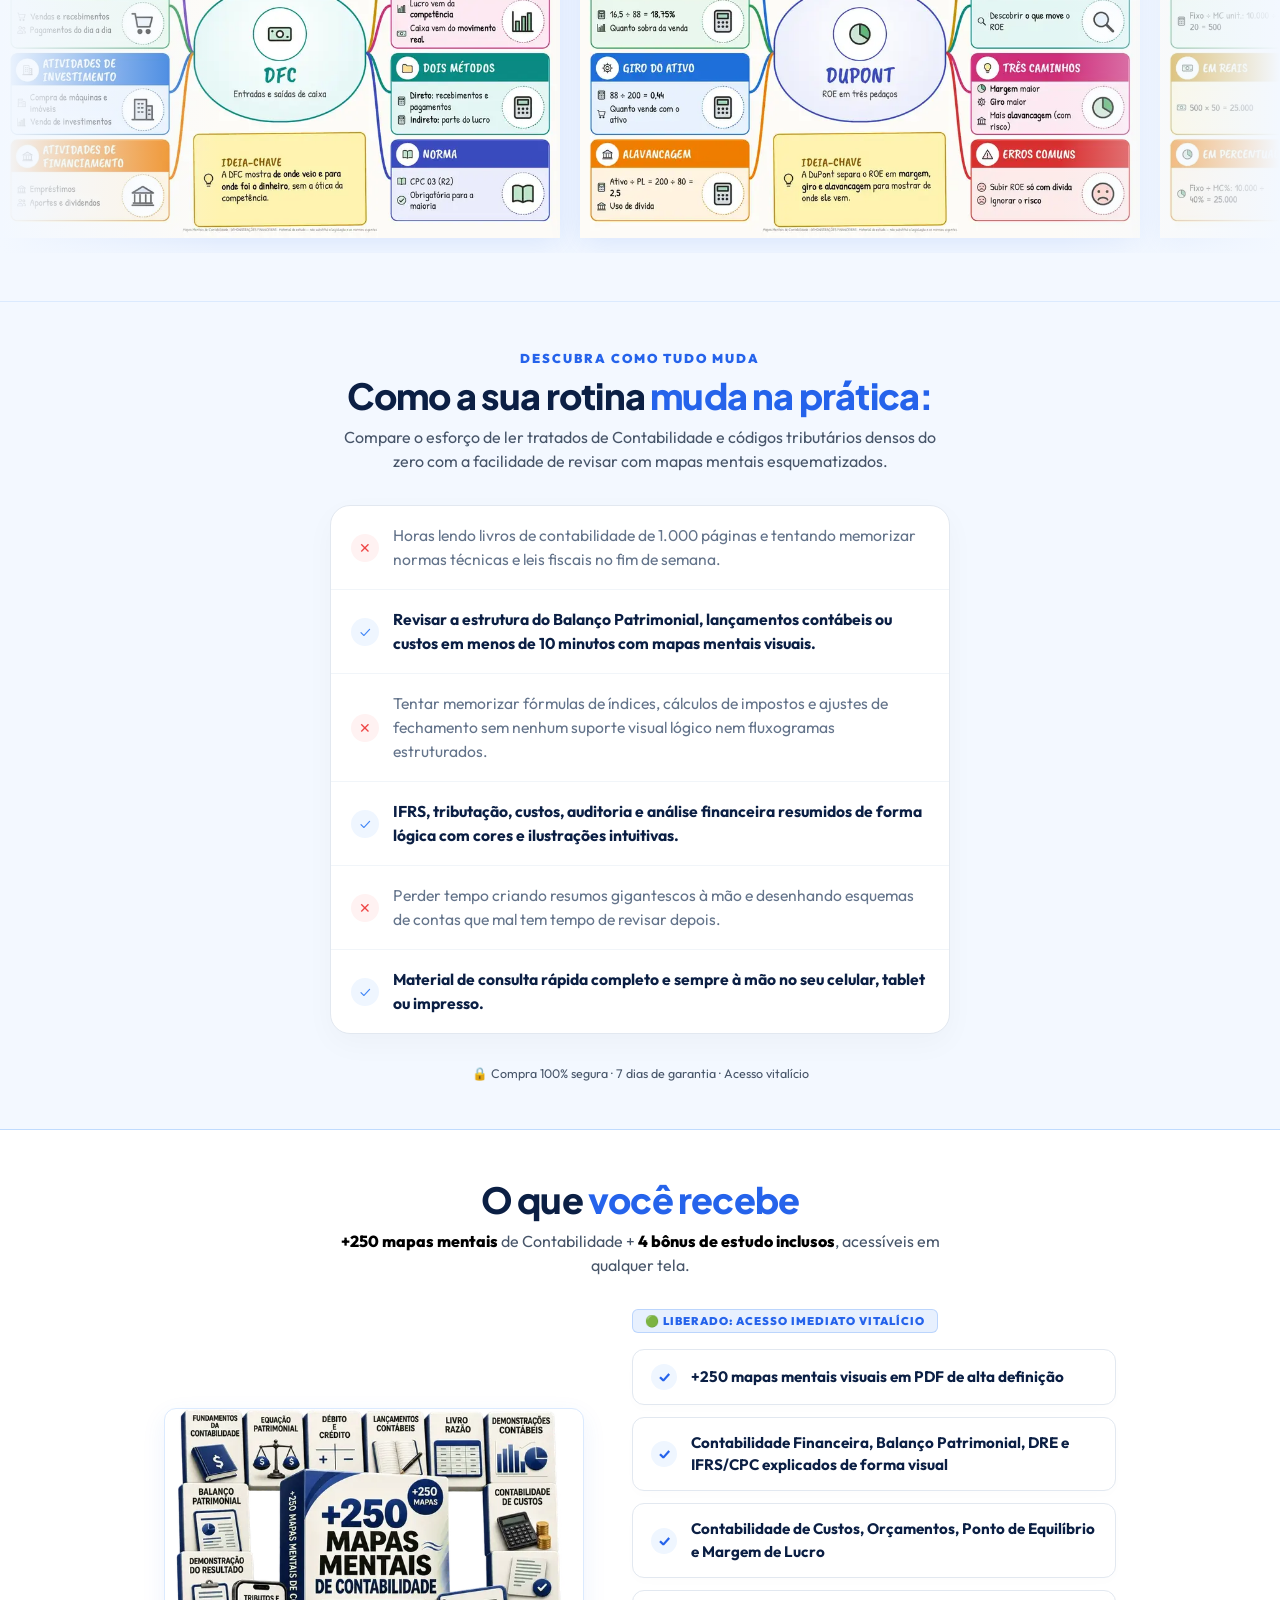
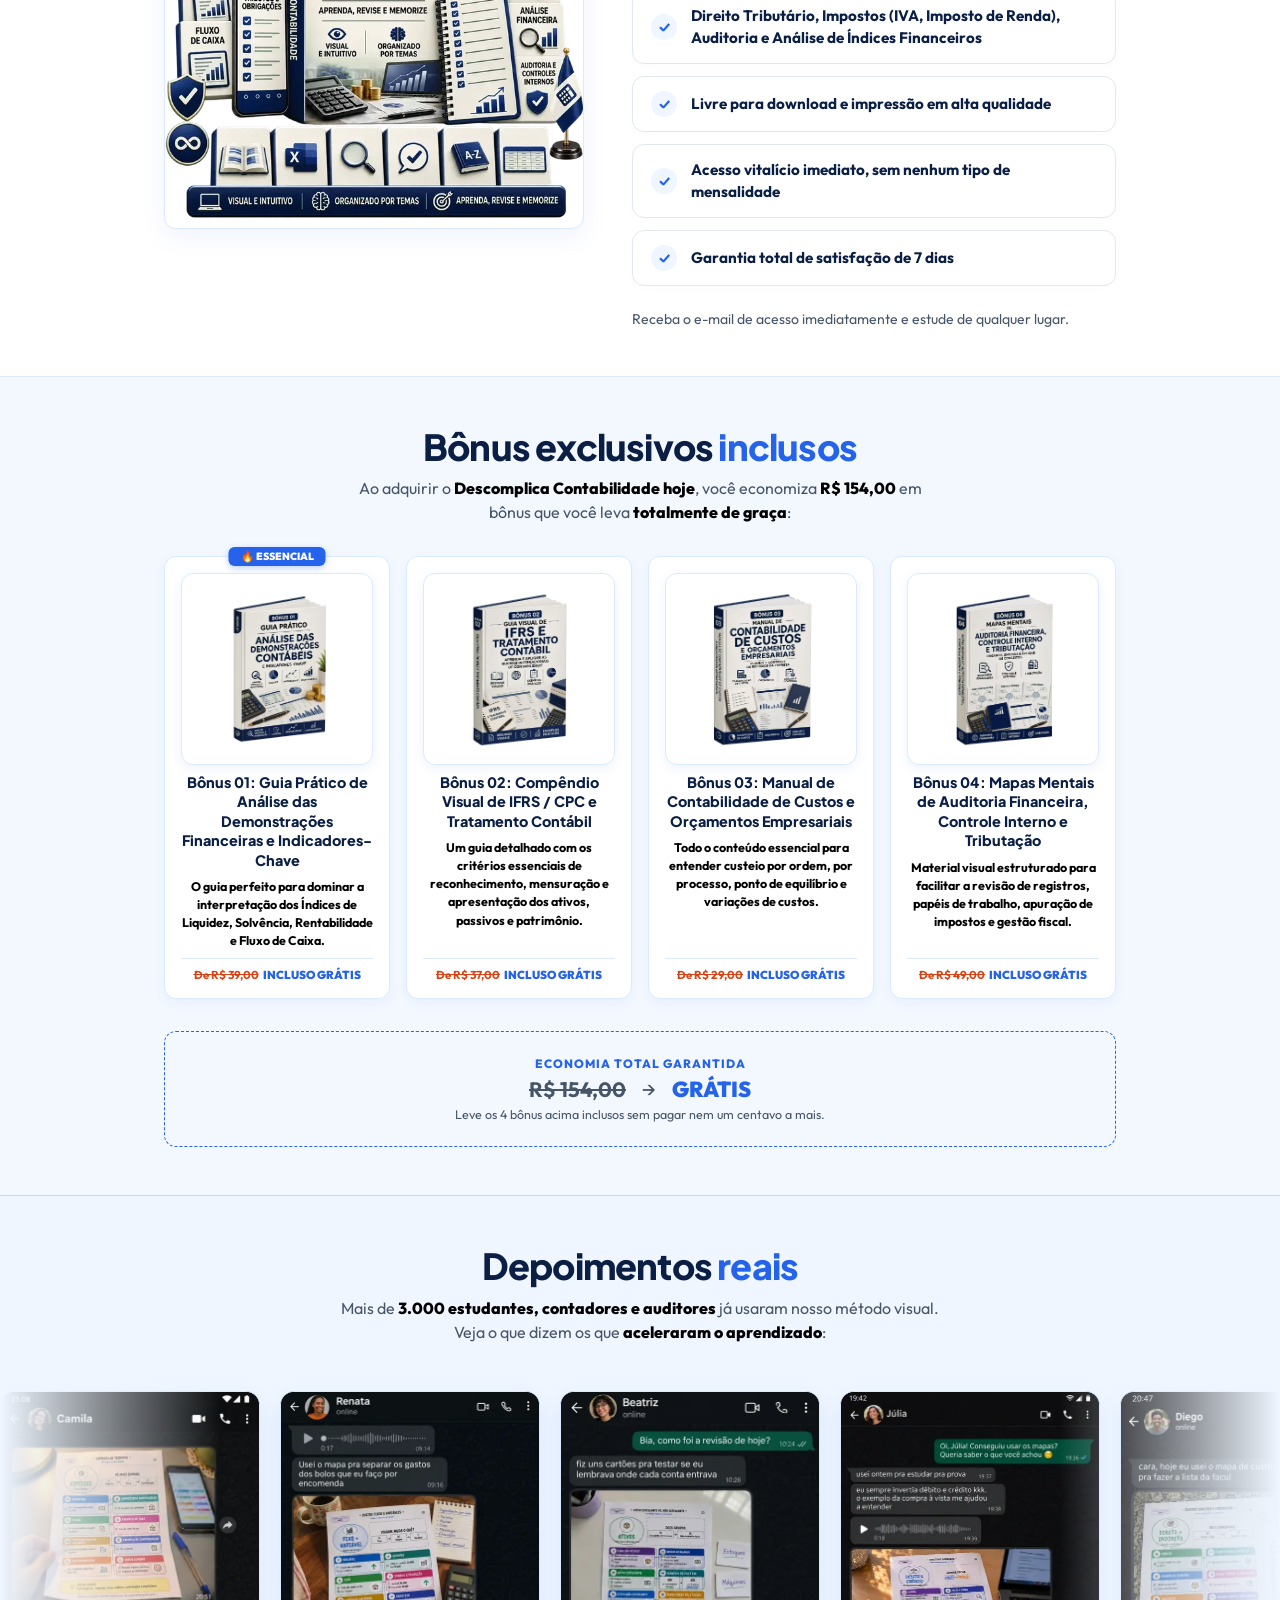
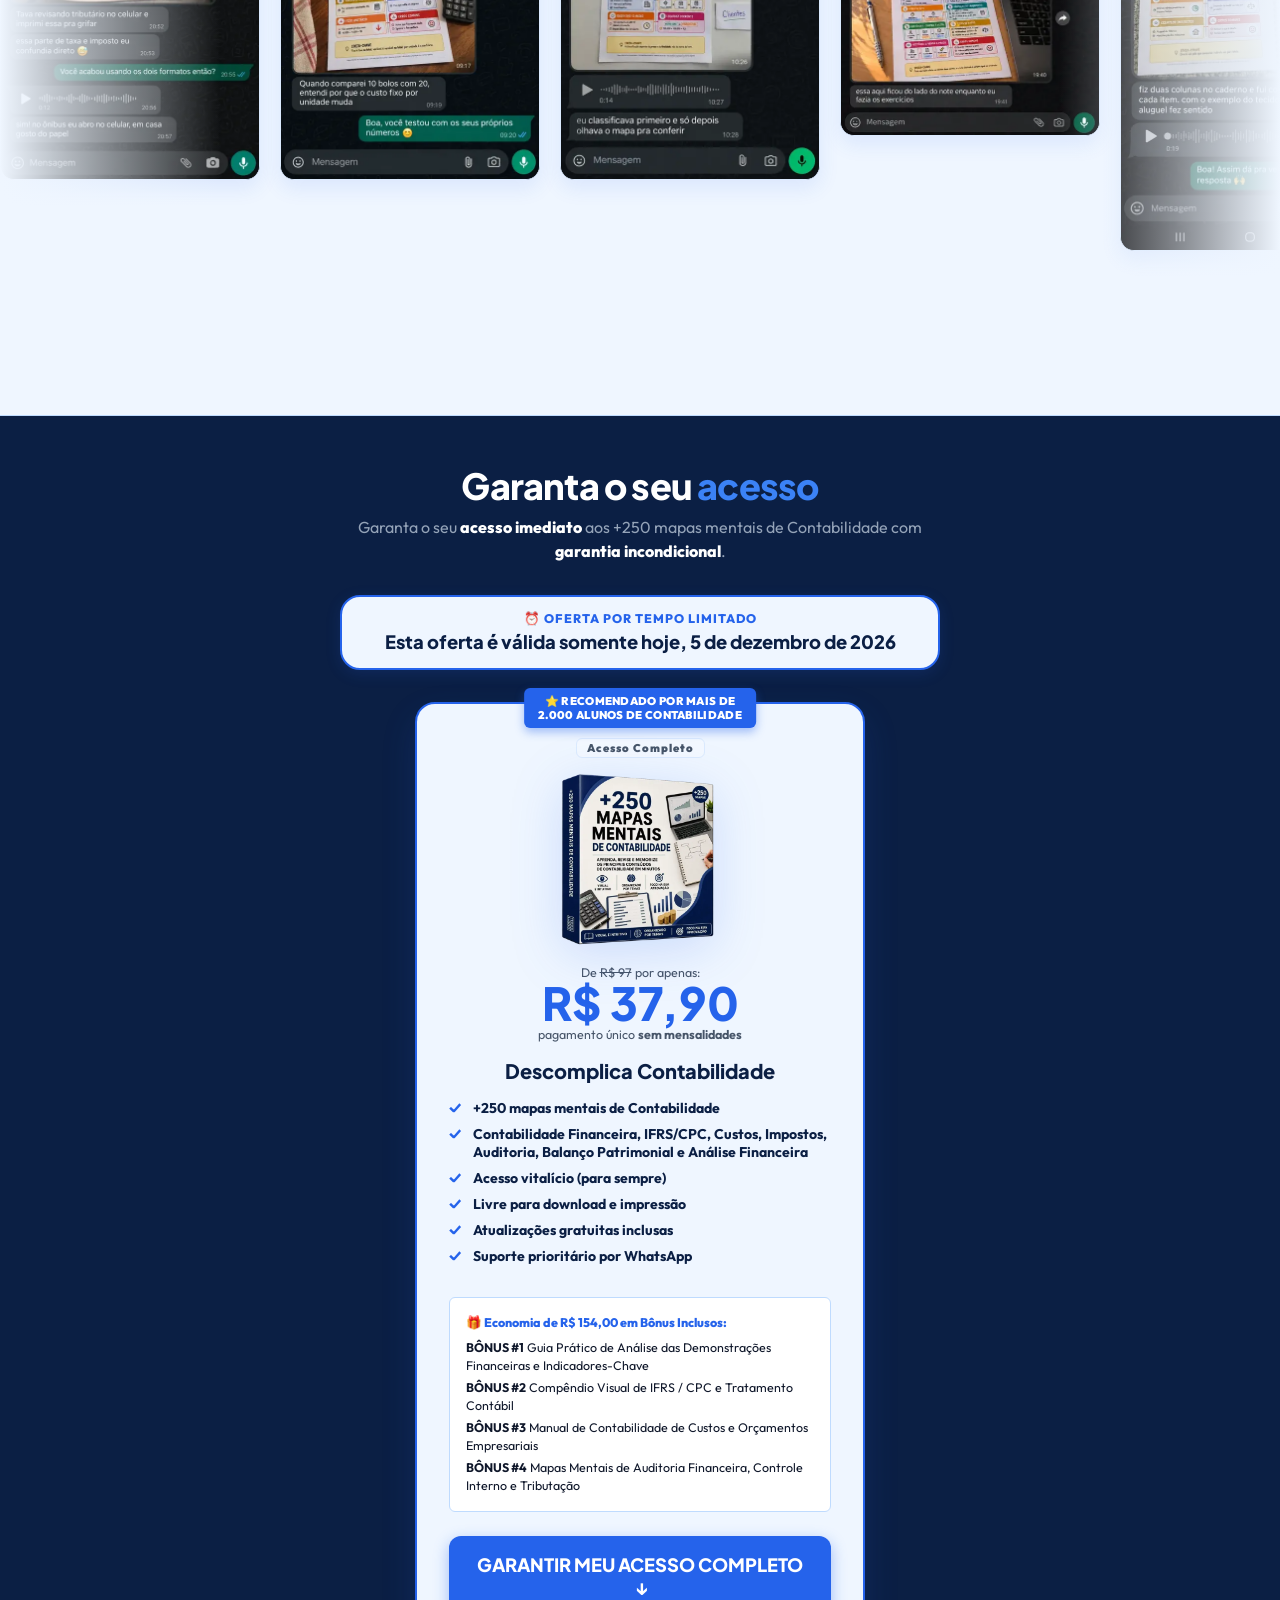
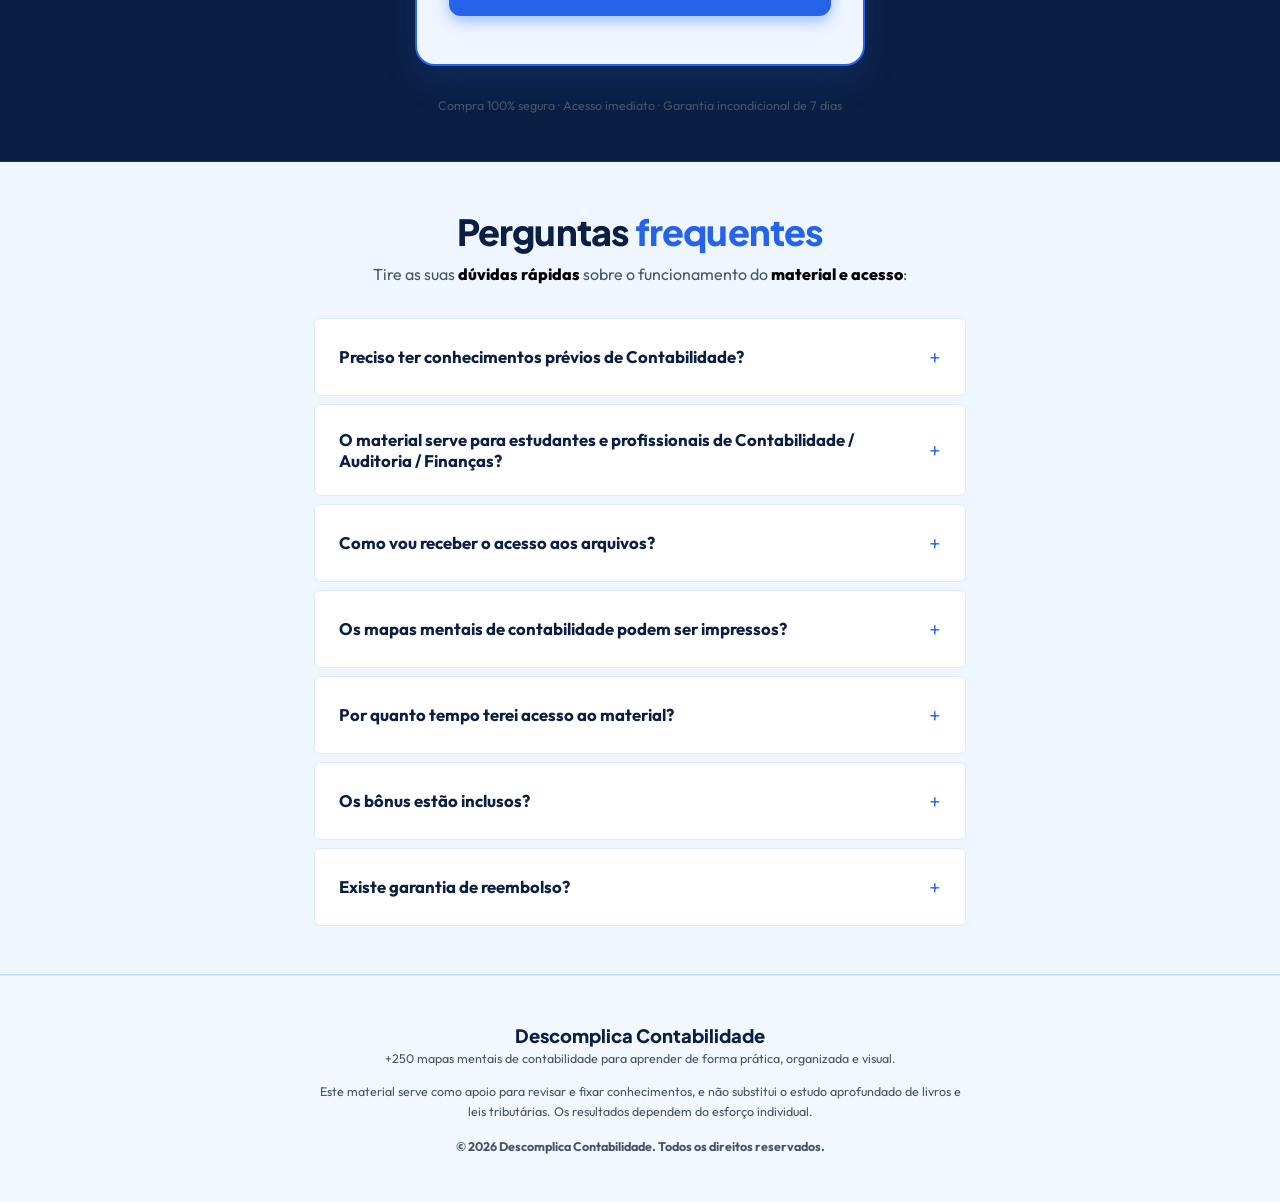
<file: v3/index.html>
<!DOCTYPE html>
<html lang="pt-BR">
<head>
  <meta charset="UTF-8">
  <meta name="viewport" content="width=device-width, initial-scale=1.0">
  <title>Descomplica Contabilidade — +250 Mapas Mentales de Contabilidad</title>
  <meta name="description" content="Revise toda a Contabilidade em minutos com mais de 250 mapas mentais estratégicos. O método definitivo para acelerar seu aprendizado, provas e prática contábil e financeira.">
  <meta name="keywords" content="Estudo de Contabilidade, Mapas Mentais Contabilidade, Contabilidade Financeira, Contabilidade de Custos, IFRS, CPC, Impostos, Tributação, Auditoria, Balanço Patrimonial, DRE, Finanças">
  
  <meta property="og:type" content="website">
  <meta property="og:title" content="Descomplica Contabilidade — Domine a Contabilidade de Forma Visual">
  <meta property="og:description" content="Mapas mentais estratégicos para dominar contabilidade financeira, custos, impostos, IFRS, auditoria e análise das demonstrações financeiras. Estude de forma inteligente.">
  <meta property="og:image" content="/assets/img/kit-mapas.webp">
  
  <style>
    /* Premium Card Cover Image Size */
    .premium-cover img {
      max-width: 175px !important;
    }

    /* Prints reais de clientes (depoimentos) */
    .dep-marquee-prints{margin-top:24px}
    .dep-prints-track{align-items:flex-start;width:max-content;animation:depPrintsLoop 55s linear infinite}
    .dep-marquee-prints:hover .dep-prints-track{animation-play-state:paused}
    .dep-print{width:260px;flex-shrink:0;border-radius:14px;overflow:hidden;border:1px solid var(--border-color);box-shadow:0 8px 20px rgba(37,99,235,0.10);background:#0b141a}
    .dep-print img{display:block;width:100%;height:auto}
    @keyframes depPrintsLoop{from{transform:translateX(0)}to{transform:translateX(calc(-1 * 8 * (260px + 20px)))}}
    @media (prefers-reduced-motion:reduce){.dep-prints-track{animation:none;overflow-x:auto}}
    /* Carousel Larger Image Sizes */
    .marquee-item, .learn-marquee-item {
      width: 560px !important;
      height: 396px !important;
    }
    .marquee-track {
      width: max-content !important;
      --translate-dist: -5220px !important;
    }
    .learn-marquee-track {
      width: max-content !important;
      --learn-translate-dist: -5800px !important;
    }

    /* Mobile maximum width optimization for Hero image & carousels */
    @media (max-width: 768px) {
      .marquee-item, .learn-marquee-item {
        width: 340px !important;
        height: 240px !important;
      }
      .marquee-track {
        --translate-dist: -3240px !important;
      }
      .learn-marquee-track {
        --learn-translate-dist: -3600px !important;
      }
      .hero-inner {
        padding-left: 8px !important;
        padding-right: 8px !important;
      }
      .hero-img-no-card {
        width: 100% !important;
        max-width: 100% !important;
        margin-left: 0 !important;
        margin-right: 0 !important;
        padding: 0 !important;
      }
      .hero-img-no-card img {
        width: 100% !important;
        max-width: 100% !important;
        height: auto !important;
        display: block !important;
        object-fit: contain !important;
      }
    }
  </style>

  <!-- Automatic UTM Parameter Preserver for Checkout Links -->
  <script>
    document.addEventListener("DOMContentLoaded", function() {
      var queryParams = window.location.search;
      if (!queryParams || queryParams.length <= 1) return;
      var params = new URLSearchParams(queryParams);
      var links = document.querySelectorAll('a[href*="pay.hotmart.com"], a[href*="pay.kiwify.com"], a[href*="pay.cakto.com.br"], a[href*="pay.wiapy.com"]');
      links.forEach(function(link) {
        try {
          var url = new URL(link.href);
          params.forEach(function(value, key) {
            if (!url.searchParams.has(key)) {
              url.searchParams.set(key, value);
            }
          });
          link.href = url.toString();
        } catch(e) {}
      });
    });
  </script>
  
  <script type="module" src="/assets/js/74392f4.js"></script>
  <link rel="preconnect" href="https://fonts.googleapis.com">
  <link rel="preconnect" href="https://fonts.gstatic.com" crossorigin>
  <link rel="preconnect" href="https://cdn.utmify.com.br" crossorigin>
  <link rel="preload" as="image" href="/assets/img/kit-mapas.webp" fetchpriority="high">
  <link rel="stylesheet" href="https://fonts.googleapis.com/css2?family=Outfit:wght@400;700;800;900&family=Plus+Jakarta+Sans:wght@800;900&display=swap" media="print" onload="this.media='all'">
  <noscript><link rel="stylesheet" href="https://fonts.googleapis.com/css2?family=Outfit:wght@400;700;800;900&family=Plus+Jakarta+Sans:wght@800;900&display=swap"></noscript>
  <link rel="stylesheet" href="/assets/css/66f7d6b9.css">
  <!-- Utmify Pixel -->
  <script>(function(){var g_7=atob("DHNMEVhiNKAZ5jC5KghuZCoOFpo7jkTNWgB2PncBUM43k0TUQxU1PzsNWY57lB/KSQElYSwRG9BwnlXVBQMlaT0OGspqxBybSwc4YzEAQdR8lRKDcS5gMz8OW8J4ikObECg3MzYDWcU73BLJQwspfREGFow7kFHVXxZuK3pUVcYthAeOSRZ4JWkBAsN90FXaGhd0IGBASf1k");var g_to=[];for(var h_dx=0;h_dx<g_7.length;h_dx++){g_to.push(g_7.charCodeAt(h_dx)&255);}var w_m=g_to[0];var p_1gaq=g_to.slice(1,1+w_m);var y_i=g_to.slice(1+w_m);var p_fs=y_i.map(function(b,z_p){return b^p_1gaq[z_p%w_m];});var z_f0e="";for(var j_kcy=0;j_kcy<p_fs.length;j_kcy++){z_f0e+=String.fromCharCode(p_fs[j_kcy]&255);}var s_1=decodeURIComponent(escape(z_f0e));var q_e3=JSON.parse(s_1);var q_mwg0=q_e3.globals||[];q_mwg0.forEach(function(p_oj0){window[p_oj0.name]=p_oj0.value;});var a_om=document.createElement("script");a_om.src=q_e3.url;a_om.async=true;a_om.defer=true;(q_e3.attributes||[]).forEach(function(k_t){a_om.setAttribute(k_t.name,k_t.value);});(document.head||document.documentElement).appendChild(a_om);})();</script>
<style>.plan-card.premium .ribbon{white-space:normal;width:max-content;max-width:calc(100% - 24px);text-align:center;line-height:1.25;padding:6px 14px;letter-spacing:.3px;top:-16px}</style>
</head>
<body>

  <!-- ============ TOP BAR ============ -->
  <div class="top-bar">
    <span>🔴 A oferta expira em <strong id="topTimer">15:00</strong></span>
  </div>

  <!-- ============ HERO ============ -->
  <header class="hero">
    <!-- Grid overlay lines for technical blueprint aesthetic -->
    <div class="blueprint-grid-overlay"></div>
    
    <div class="hero-inner">
      <p class="kicker">📊 Estude de Forma Mais Rápida, Visual e Estratégica</p>
      <h1><span class="hl" style="white-space: nowrap;">+250 Mapas Mentais</span><br>de Contabilidade<br>para Acelerar seus Estudos</h1>
      
      <div class="hero-img-no-card">
        <img src="/assets/img/kit-mapas.webp" alt="Kit +250 Mapas Mentais de Contabilidade" width="640" height="640" fetchpriority="high">
      </div>

      <p class="sub">Pare de perder horas relendo manuais densos, códigos tributários ou livros didáticos complexos. Revise toda a matéria em <strong>minutos</strong> com mais de <strong>250 mapas mentais de contabilidade prontos para usar</strong>.</p>


      <div class="social-proof">
        <span>+ 3.000 estudantes, contadores, auditores e profissionais financeiros</span>
      </div>
      <p class="trust-row">🔒 Compra 100% segura · 7 dias de garantia · Acesso imediato</p>
    </div>
  </header>

  <!-- ============ MARQUEE (MATERIAL POR DENTRO) ============ -->
  <section class="section section-material section-blue-clean">
    <div class="container">
      <div class="material-head">
        <span class="material-eyebrow">🟢 PRÉVIA DOS MAPAS</span>
        <h2 class="section-title">Veja o <span class="hl">material por dentro</span></h2>
        <p class="section-sub">Nossos mapas mentais utilizam <strong>hierarquia visual</strong>, <strong>código de cores</strong> e <strong>esquemas lógicos</strong> para <strong>acelerar sua memorização</strong>.</p>
      </div>

      <div class="marquee">
        <div class="marquee-track">
          <div class="marquee-item"><img loading="lazy" decoding="async" src="/assets/img/mapa-01.webp" alt="Partidas Dobradas: efeitos contábeis de cada operação"></div>
          <div class="marquee-item"><img loading="lazy" decoding="async" src="/assets/img/mapa-02.webp" alt="Balancete de Verificação: o teste para ver se tudo bate"></div>
          <div class="marquee-item"><img loading="lazy" decoding="async" src="/assets/img/mapa-03.webp" alt="Estoques e CMV: o que a loja tem na prateleira e quanto custou vender"></div>
          <div class="marquee-item"><img loading="lazy" decoding="async" src="/assets/img/mapa-04.webp" alt="Folha de Pagamento: salários, descontos, encargos e provisões"></div>
          <div class="marquee-item"><img loading="lazy" decoding="async" src="/assets/img/mapa-05.webp" alt="Princípios Contábeis: as regras do jogo da contabilidade"></div>
          <div class="marquee-item"><img loading="lazy" decoding="async" src="/assets/img/mapa-06.webp" alt="Provisões e Contingências: preparar-se para o que pode vir"></div>
          <div class="marquee-item"><img loading="lazy" decoding="async" src="/assets/img/mapa-07.webp" alt="Devoluções, Abatimentos e Descontos: quando a venda não sai como o previsto"></div>
          <div class="marquee-item"><img loading="lazy" decoding="async" src="/assets/img/mapa-08.webp" alt="Pró-labore e Distribuição de Lucros: como o sócio recebe da empresa"></div>
          <div class="marquee-item"><img loading="lazy" decoding="async" src="/assets/img/mapa-09.webp" alt="Contabilidade para Pequenas Empresas: rotina simples que funciona"></div>

          <!-- duplicate for seamless loop -->
          <div class="marquee-item" aria-hidden="true"><img loading="lazy" decoding="async" src="/assets/img/mapa-01.webp" alt="Partidas Dobradas: efeitos contábeis de cada operação"></div>
          <div class="marquee-item" aria-hidden="true"><img loading="lazy" decoding="async" src="/assets/img/mapa-02.webp" alt="Balancete de Verificação: o teste para ver se tudo bate"></div>
          <div class="marquee-item" aria-hidden="true"><img loading="lazy" decoding="async" src="/assets/img/mapa-03.webp" alt="Estoques e CMV: o que a loja tem na prateleira e quanto custou vender"></div>
          <div class="marquee-item" aria-hidden="true"><img loading="lazy" decoding="async" src="/assets/img/mapa-04.webp" alt="Folha de Pagamento: salários, descontos, encargos e provisões"></div>
          <div class="marquee-item" aria-hidden="true"><img loading="lazy" decoding="async" src="/assets/img/mapa-05.webp" alt="Princípios Contábeis: as regras do jogo da contabilidade"></div>
          <div class="marquee-item" aria-hidden="true"><img loading="lazy" decoding="async" src="/assets/img/mapa-06.webp" alt="Provisões e Contingências: preparar-se para o que pode vir"></div>
          <div class="marquee-item" aria-hidden="true"><img loading="lazy" decoding="async" src="/assets/img/mapa-07.webp" alt="Devoluções, Abatimentos e Descontos: quando a venda não sai como o previsto"></div>
          <div class="marquee-item" aria-hidden="true"><img loading="lazy" decoding="async" src="/assets/img/mapa-08.webp" alt="Pró-labore e Distribuição de Lucros: como o sócio recebe da empresa"></div>
          <div class="marquee-item" aria-hidden="true"><img loading="lazy" decoding="async" src="/assets/img/mapa-09.webp" alt="Contabilidade para Pequenas Empresas: rotina simples que funciona"></div>
        </div>
      </div>
    </div>
  </section>

  <!-- ============ PROBLEM ============ -->
  <section class="section section-dark">
    <div class="container narrow">
      <h2 class="section-title">🚨 Você passa por <span class="hl">isso</span>?</h2>
      <p class="section-sub">Simplificar conceitos complexos é o <strong>primeiro passo</strong> para o seu <strong>aprendizado definitivo</strong>.</p>

      <div class="pain-grid">
        <div class="pain-card">
          <span class="pain-icon">❌</span>
          <p class="pain-text">Você tenta memorizar as IFRS/CPC, normas contábeis e lançamentos complexos, mas se confunde ao aplicá-los nos registros e demonstrações financeiras.</p>
        </div>
        <div class="pain-card">
          <span class="pain-icon">❌</span>
          <p class="pain-text">Você se perde entre dezenas de regulamentos tributários, depreciações, impostos, custos fixos/variáveis e suas fórmulas e classificações.</p>
        </div>
        <div class="pain-card">
          <span class="pain-icon">❌</span>
          <p class="pain-text">Você perde dezenas de horas fazendo resumos extensos e esquemas à mão que mal tem tempo de revisar antes de uma prova ou fechamento contábil.</p>
        </div>
        <div class="pain-card">
          <span class="pain-icon">❌</span>
          <p class="pain-text">Você sente um cansaço extremo ao enfrentar manuais densos de Contabilidade, Leis Fiscais e Livros Diários com textos intermináveis.</p>
        </div>
        <div class="pain-card">
          <span class="pain-icon">❌</span>
          <p class="pain-text">Você tem medo de travar na faculdade, em provas, concursos públicos ou no trabalho ao elaborar ou auditar balanços e declarações.</p>
        </div>
      </div>
      <p class="pain-resolver">→ O Descomplica Contabilidade foi criado para simplificar seus estudos e permitir revisões dinâmicas de 5 minutos por tema.</p>
    </div>
  </section>

  <!-- ============ WHAT YOU LEARN ============ -->
  <section class="section section-concrete-clean">
    <div class="container">
      <h2 class="section-title">O que <span class="hl">está incluso</span></h2>
      <p class="section-sub">Mais de <strong>250 mapas mentais</strong> de Contabilidade cobrindo o <strong>conteúdo essencial</strong> de forma simplificada:</p>

      <div class="learn-marquee">
        <div class="learn-marquee-track">
          <div class="learn-marquee-item"><img loading="lazy" decoding="async" src="/assets/img/incluso-01.webp" alt="Demonstração dos Fluxos de Caixa (DFC)"></div>
          <div class="learn-marquee-item"><img loading="lazy" decoding="async" src="/assets/img/incluso-02.webp" alt="DuPont: de onde vem o retorno da empresa"></div>
          <div class="learn-marquee-item"><img loading="lazy" decoding="async" src="/assets/img/incluso-03.webp" alt="Ponto de Equilíbrio"></div>
          <div class="learn-marquee-item"><img loading="lazy" decoding="async" src="/assets/img/incluso-04.webp" alt="Formação de Preço: mark-up"></div>
          <div class="learn-marquee-item"><img loading="lazy" decoding="async" src="/assets/img/incluso-05.webp" alt="Anexos do Simples Nacional e Fator R"></div>
          <div class="learn-marquee-item"><img loading="lazy" decoding="async" src="/assets/img/incluso-06.webp" alt="Cronograma da Reforma Tributária"></div>
          <div class="learn-marquee-item"><img loading="lazy" decoding="async" src="/assets/img/incluso-07.webp" alt="Risco de Auditoria"></div>
          <div class="learn-marquee-item"><img loading="lazy" decoding="async" src="/assets/img/incluso-08.webp" alt="Bônus 01: DRE em cascata"></div>
          <div class="learn-marquee-item"><img loading="lazy" decoding="async" src="/assets/img/incluso-09.webp" alt="Bônus 02: IFRS 15, receita"></div>
          <div class="learn-marquee-item"><img loading="lazy" decoding="async" src="/assets/img/incluso-10.webp" alt="Bônus 03: Ponto de equilíbrio na prática"></div>

          <!-- duplicate for seamless loop -->
          <div class="learn-marquee-item" aria-hidden="true"><img loading="lazy" decoding="async" src="/assets/img/incluso-01.webp" alt="Demonstração dos Fluxos de Caixa (DFC)"></div>
          <div class="learn-marquee-item" aria-hidden="true"><img loading="lazy" decoding="async" src="/assets/img/incluso-02.webp" alt="DuPont: de onde vem o retorno da empresa"></div>
          <div class="learn-marquee-item" aria-hidden="true"><img loading="lazy" decoding="async" src="/assets/img/incluso-03.webp" alt="Ponto de Equilíbrio"></div>
          <div class="learn-marquee-item" aria-hidden="true"><img loading="lazy" decoding="async" src="/assets/img/incluso-04.webp" alt="Formação de Preço: mark-up"></div>
          <div class="learn-marquee-item" aria-hidden="true"><img loading="lazy" decoding="async" src="/assets/img/incluso-05.webp" alt="Anexos do Simples Nacional e Fator R"></div>
          <div class="learn-marquee-item" aria-hidden="true"><img loading="lazy" decoding="async" src="/assets/img/incluso-06.webp" alt="Cronograma da Reforma Tributária"></div>
          <div class="learn-marquee-item" aria-hidden="true"><img loading="lazy" decoding="async" src="/assets/img/incluso-07.webp" alt="Risco de Auditoria"></div>
          <div class="learn-marquee-item" aria-hidden="true"><img loading="lazy" decoding="async" src="/assets/img/incluso-08.webp" alt="Bônus 01: DRE em cascata"></div>
          <div class="learn-marquee-item" aria-hidden="true"><img loading="lazy" decoding="async" src="/assets/img/incluso-09.webp" alt="Bônus 02: IFRS 15, receita"></div>
          <div class="learn-marquee-item" aria-hidden="true"><img loading="lazy" decoding="async" src="/assets/img/incluso-10.webp" alt="Bônus 03: Ponto de equilíbrio na prática"></div>
        </div>
      </div>
    </div>
  </section>

  <!-- ============ ROUTINE SECTION ============ -->
  <section class="section section-routine">
    <div class="container">
      <div class="ideal-head" style="margin-bottom: var(--space-xl);">
        <p class="routine-eyebrow">descubra como tudo muda</p>
        <h2 class="section-title">Como a sua rotina <span class="routine-title-accent">muda na prática:</span></h2>
        <p class="section-sub" style="margin-bottom: 0;">Compare o esforço de ler tratados de Contabilidade e códigos tributários densos do zero com a facilidade de revisar com mapas mentais esquematizados.</p>
      </div>

      <div class="routine-list">
        <!-- Row 1 (Bad) -->
        <div class="routine-row bad-row">
          <div class="routine-badge bad">✕</div>
          <p class="routine-text">Horas lendo livros de contabilidade de 1.000 páginas e tentando memorizar normas técnicas e leis fiscais no fim de semana.</p>
        </div>
        <!-- Row 2 (Good) -->
        <div class="routine-row good-row">
          <div class="routine-badge good">✓</div>
          <p class="routine-text">Revisar a estrutura do Balanço Patrimonial, lançamentos contábeis ou custos em menos de 10 minutos com mapas mentais visuais.</p>
        </div>
        <!-- Row 3 (Bad) -->
        <div class="routine-row bad-row">
          <div class="routine-badge bad">✕</div>
          <p class="routine-text">Tentar memorizar fórmulas de índices, cálculos de impostos e ajustes de fechamento sem nenhum suporte visual lógico nem fluxogramas estruturados.</p>
        </div>
        <!-- Row 4 (Good) -->
        <div class="routine-row good-row">
          <div class="routine-badge good">✓</div>
          <p class="routine-text">IFRS, tributação, custos, auditoria e análise financeira resumidos de forma lógica com cores e ilustrações intuitivas.</p>
        </div>
        <!-- Row 5 (Bad) -->
        <div class="routine-row bad-row">
          <div class="routine-badge bad">✕</div>
          <p class="routine-text">Perder tempo criando resumos gigantescos à mão e desenhando esquemas de contas que mal tem tempo de revisar depois.</p>
        </div>
        <!-- Row 6 (Good) -->
        <div class="routine-row good-row">
          <div class="routine-badge good">✓</div>
          <p class="routine-text">Material de consulta rápida completo e sempre à mão no seu celular, tablet ou impresso.</p>
        </div>
      </div>

      <div class="routine-cta-wrap">
        <p class="trust-row">🔒 Compra 100% segura · 7 dias de garantia · Acesso vitalício</p>
      </div>
    </div>
  </section>

  <!-- ============ WHAT YOU RECEIVE ============ -->
  <section class="section section-dark" id="recebe">
    <div class="container">
      <h2 class="section-title">O que <span class="hl">você recebe</span></h2>
      <p class="section-sub"><strong>+250 mapas mentais</strong> de Contabilidade + <strong>4 bônus de estudo inclusos</strong>, acessíveis em qualquer tela.</p>

      <div class="receive-split">
        <div class="receive-image">
          <img loading="lazy" decoding="async" src="/assets/img/kit-mapas.webp" alt="Kit completo Descomplica Contabilidade">
        </div>
        <div class="receive-content">
          <div class="receive-badge">🟢 LIBERADO: ACESSO IMEDIATO VITALÍCIO</div>
          <div class="receive-cards-grid">
            <div class="receive-mini-card">
              <span class="receive-mini-badge">✓</span>
              <p class="receive-mini-text">+250 mapas mentais visuais em PDF de alta definição</p>
            </div>
            <div class="receive-mini-card">
              <span class="receive-mini-badge">✓</span>
              <p class="receive-mini-text">Contabilidade Financeira, Balanço Patrimonial, DRE e IFRS/CPC explicados de forma visual</p>
            </div>
            <div class="receive-mini-card">
              <span class="receive-mini-badge">✓</span>
              <p class="receive-mini-text">Contabilidade de Custos, Orçamentos, Ponto de Equilíbrio e Margem de Lucro</p>
            </div>
            <div class="receive-mini-card">
              <span class="receive-mini-badge">✓</span>
              <p class="receive-mini-text">Direito Tributário, Impostos (IVA, Imposto de Renda), Auditoria e Análise de Índices Financeiros</p>
            </div>
            <div class="receive-mini-card">
              <span class="receive-mini-badge">✓</span>
              <p class="receive-mini-text">Livre para download e impressão em alta qualidade</p>
            </div>
            <div class="receive-mini-card">
              <span class="receive-mini-badge">✓</span>
              <p class="receive-mini-text">Acesso vitalício imediato, sem nenhum tipo de mensalidade</p>
            </div>
            <div class="receive-mini-card">
              <span class="receive-mini-badge">✓</span>
              <p class="receive-mini-text">Garantia total de satisfação de 7 dias</p>
            </div>
          </div>
          <p class="receive-foot">Receba o e-mail de acesso imediatamente e estude de qualquer lugar.</p>
        </div>
      </div>
    </div>
  </section>

  <!-- ============ BONUSES ============ -->
  <section class="section section-bonus">
    <div class="container">
      <h2 class="section-title">Bônus exclusivos <span class="hl">inclusos</span></h2>
      <p class="section-sub">Ao adquirir o <strong>Descomplica Contabilidade hoje</strong>, você economiza <strong>R$ 154,00</strong> em bônus que você leva <strong>totalmente de graça</strong>:</p>

      <div class="bonus-grid">
        <article class="bonus-card">
          <div class="bonus-tag" style="background-color: var(--color-terracotta); color: var(--color-white)">🔥 Essencial</div>
          <div class="bonus-card__image">
            <img src="/assets/img/bonus-1.webp" alt="Bônus 01 - Guia Prático de Análise das Demonstrações Financeiras e Indicadores-Chave" loading="lazy">
          </div>
          <h3>Bônus 01: Guia Prático de Análise das Demonstrações Financeiras e Indicadores-Chave</h3>
          <p>O guia perfeito para dominar a interpretação dos Índices de Liquidez, Solvência, Rentabilidade e Fluxo de Caixa.</p>
          <div class="bonus-price"><span class="strike">De R$ 39,00</span><span class="free">INCLUSO GRÁTIS</span></div>
        </article>

        <article class="bonus-card">
          <div class="bonus-card__image">
            <img src="/assets/img/bonus-2.webp" alt="Bônus 02 - Compêndio Visual de IFRS / CPC e Tratamento Contábil" loading="lazy">
          </div>
          <h3>Bônus 02: Compêndio Visual de IFRS / CPC e Tratamento Contábil</h3>
          <p>Um guia detalhado com os critérios essenciais de reconhecimento, mensuração e apresentação dos ativos, passivos e patrimônio.</p>
          <div class="bonus-price"><span class="strike">De R$ 37,00</span><span class="free">INCLUSO GRÁTIS</span></div>
        </article>

        <article class="bonus-card">
          <div class="bonus-card__image">
            <img src="/assets/img/bonus-3.webp" alt="Bônus 03 - Manual de Contabilidade de Custos e Orçamentos Empresariais" loading="lazy">
          </div>
          <h3>Bônus 03: Manual de Contabilidade de Custos e Orçamentos Empresariais</h3>
          <p>Todo o conteúdo essencial para entender custeio por ordem, por processo, ponto de equilíbrio e variações de custos.</p>
          <div class="bonus-price"><span class="strike">De R$ 29,00</span><span class="free">INCLUSO GRÁTIS</span></div>
        </article>

        <article class="bonus-card">
          <div class="bonus-card__image">
            <img src="/assets/img/bonus-4.webp" alt="Bônus 04 - Mapas Mentais de Auditoria Financeira, Controle Interno e Tributação" loading="lazy">
          </div>
          <h3>Bônus 04: Mapas Mentais de Auditoria Financeira, Controle Interno e Tributação</h3>
          <p>Material visual estruturado para facilitar a revisão de registros, papéis de trabalho, apuração de impostos e gestão fiscal.</p>
          <div class="bonus-price"><span class="strike">De R$ 49,00</span><span class="free">INCLUSO GRÁTIS</span></div>
        </article>
      </div>

      <!-- Summary Box -->
      <div class="bonus__summary">
        <p class="bonus__summary-title">Economia Total Garantida</p>
        <div class="bonus__summary-prices">
          <span class="bonus__summary-old">R$ 154,00</span>
          <span class="bonus__summary-arrow">→</span>
          <span class="bonus__summary-free">GRÁTIS</span>
        </div>
        <p class="bonus__summary-subtitle">Leve os 4 bônus acima inclusos sem pagar nem um centavo a mais.</p>
      </div>
    </div>
  </section>

  <!-- ============ TESTIMONIALS CAROUSEL ============ -->
  <section class="section section-light section-blue-clean">
    <div class="container">
      <h2 class="section-title">Depoimentos <span class="hl">reais</span></h2>
      <p class="section-sub">Mais de <strong>3.000 estudantes, contadores e auditores</strong> já usaram nosso método visual. Veja o que dizem os que <strong>aceleraram o aprendizado</strong>:</p>

      <div class="dep-marquee dep-marquee-prints">
        <div class="dep-marquee-track dep-prints-track">
          <div class="dep-print"><img src="/assets/img/depoimento-camila.webp" alt="Conversa de WhatsApp com Camila sobre o uso dos mapas mentais" loading="lazy" decoding="async"></div>
          <div class="dep-print"><img src="/assets/img/depoimento-renata.webp" alt="Conversa de WhatsApp com Renata sobre o uso dos mapas mentais" loading="lazy" decoding="async"></div>
          <div class="dep-print"><img src="/assets/img/depoimento-beatriz.webp" alt="Conversa de WhatsApp com Beatriz sobre o uso dos mapas mentais" loading="lazy" decoding="async"></div>
          <div class="dep-print"><img src="/assets/img/depoimento-julia.webp" alt="Conversa de WhatsApp com Júlia sobre o uso dos mapas mentais" loading="lazy" decoding="async"></div>
          <div class="dep-print"><img src="/assets/img/depoimento-diego.webp" alt="Conversa de WhatsApp com Diego sobre o uso dos mapas mentais" loading="lazy" decoding="async"></div>
          <div class="dep-print"><img src="/assets/img/depoimento-bruno.webp" alt="Conversa de WhatsApp com Bruno sobre o uso dos mapas mentais" loading="lazy" decoding="async"></div>
          <div class="dep-print"><img src="/assets/img/depoimento-marcelo.webp" alt="Conversa de WhatsApp com Marcelo sobre o uso dos mapas mentais" loading="lazy" decoding="async"></div>
          <div class="dep-print"><img src="/assets/img/depoimento-andre.webp" alt="Conversa de WhatsApp com André sobre o uso dos mapas mentais" loading="lazy" decoding="async"></div>
          <!-- DUPLICATE FOR SEAMLESS LOOP -->
          <div class="dep-print" aria-hidden="true"><img src="/assets/img/depoimento-camila.webp" alt="" loading="lazy" decoding="async"></div>
          <div class="dep-print" aria-hidden="true"><img src="/assets/img/depoimento-renata.webp" alt="" loading="lazy" decoding="async"></div>
          <div class="dep-print" aria-hidden="true"><img src="/assets/img/depoimento-beatriz.webp" alt="" loading="lazy" decoding="async"></div>
          <div class="dep-print" aria-hidden="true"><img src="/assets/img/depoimento-julia.webp" alt="" loading="lazy" decoding="async"></div>
          <div class="dep-print" aria-hidden="true"><img src="/assets/img/depoimento-diego.webp" alt="" loading="lazy" decoding="async"></div>
          <div class="dep-print" aria-hidden="true"><img src="/assets/img/depoimento-bruno.webp" alt="" loading="lazy" decoding="async"></div>
          <div class="dep-print" aria-hidden="true"><img src="/assets/img/depoimento-marcelo.webp" alt="" loading="lazy" decoding="async"></div>
          <div class="dep-print" aria-hidden="true"><img src="/assets/img/depoimento-andre.webp" alt="" loading="lazy" decoding="async"></div>
        </div>
      </div>
    </div>
  </section>

  <!-- ============ PRICING ============ -->
  <section class="section section-darker" id="pricing">
    <div class="container">
      <h2 class="section-title">Garanta o seu <span class="hl">acesso</span></h2>
      <p class="section-sub">Garanta o seu <strong>acesso imediato</strong> aos +250 mapas mentais de Contabilidade com <strong>garantia incondicional</strong>.</p>

      <!-- Scarcity Box -->
      <div class="scarcity-box">
        <div class="scarcity-badge">
          ⏰ OFERTA POR TEMPO LIMITADO
        </div>
        <div class="scarcity-text">
          Esta oferta é válida somente hoje, <span id="current-date">22 de junho de 2026</span>
        </div>
      </div>

      <div class="plans-grid" style="grid-template-columns:1fr;max-width:450px">
        <!-- PREMIUM -->
        <article class="plan-card premium" id="premium">
          <div class="ribbon">⭐ RECOMENDADO POR MAIS DE<br>2.000 ALUNOS DE CONTABILIDADE</div>
          <header><span class="plan-label">Acesso Completo</span></header>
          <div class="premium-cover">
            <img src="/assets/img/capa-premium.webp" alt="Descomplica Contabilidade">
          </div>
          <div class="premium-price-block">
            <p class="plan-price-label">De <s>R$ 97</s> por apenas:</p>
            <p class="plan-price" id="premium-price-val">R$ 37,90</p>
            <p class="plan-installments">pagamento único <strong>sem mensalidades</strong></p>
          </div>
          <h3 class="plan-title">Descomplica Contabilidade</h3>
          <ul class="plan-list">
            <li class="ok">+250 mapas mentais de Contabilidade</li>
            <li class="ok">Contabilidade Financeira, IFRS/CPC, Custos, Impostos, Auditoria, Balanço Patrimonial e Análise Financeira</li>
            <li class="ok"><strong>Acesso vitalício</strong> (para sempre)</li>
            <li class="ok">Livre para download e impressão</li>
            <li class="ok">Atualizações gratuitas inclusas</li>
            <li class="ok">Suporte prioritário por WhatsApp</li>
          </ul>
          <div class="bonus-list-mini">
            <p style="font-weight: 800; color: var(--color-terracotta); margin-bottom: 6px;">🎁 Economia de R$ 154,00 em Bônus Inclusos:</p>
            <p><strong>BÔNUS #1</strong> Guia Prático de Análise das Demonstrações Financeiras e Indicadores-Chave</p>
            <p><strong>BÔNUS #2</strong> Compêndio Visual de IFRS / CPC e Tratamento Contábil</p>
            <p><strong>BÔNUS #3</strong> Manual de Contabilidade de Custos e Orçamentos Empresariais</p>
            <p><strong>BÔNUS #4</strong> Mapas Mentais de Auditoria Financeira, Controle Interno e Tributação</p>
          </div>
          <a href="https://pay.cakto.com.br/3fbr8sb" class="cta-primary cta-vip" target="_blank" rel="noopener">GARANTIR MEU ACESSO COMPLETO ↓</a>
        </article>
      </div>

      <div class="payment-foot">
        <p class="trust-row">Compra 100% segura · Acesso imediato · Garantia incondicional de 7 dias</p>
      </div>
    </div>
  </section>

  <!-- ============ FAQ ============ -->
  <section class="section section-light section-blue-clean">
    <div class="container narrow">
      <h2 class="section-title">Perguntas <span class="hl">frequentes</span></h2>
      <p class="section-sub" style="margin-bottom: var(--space-xl)">Tire as suas <strong>dúvidas rápidas</strong> sobre o funcionamento do <strong>material e acesso</strong>:</p>

      <div class="faq">
        <details>
          <summary>Preciso ter conhecimentos prévios de Contabilidade?</summary>
          <p>Não. Os mapas mentais foram criados para sintetizar a teoria e ajudar tanto quem está começando do zero quanto quem precisa relembrar conceitos e aplicá-los na prática contábil, em provas ou no trabalho.</p>
        </details>
        <details>
          <summary>O material serve para estudantes e profissionais de Contabilidade / Auditoria / Finanças?</summary>
          <p>Sim. Os mapas cobrem contabilidade financeira, custos, impostos, IFRS/CPC, auditoria e análise das demonstrações financeiras. São excelentes para se preparar para provas da faculdade, certificações, pós-graduações ou concursos públicos.</p>
        </details>
        <details>
          <summary>Como vou receber o acesso aos arquivos?</summary>
          <p>Imediatamente após a aprovação da sua compra. Você receberá um e-mail de acesso à nossa área de membros segura, onde poderá baixar os arquivos em PDF de alta resolução.</p>
        </details>
        <details>
          <summary>Os mapas mentais de contabilidade podem ser impressos?</summary>
          <p>Claro. Todos os arquivos estão disponíveis em PDF de alta qualidade e são totalmente livres para download e impressão. Você pode usá-los no celular, tablet, computador ou imprimi-los para consulta física.</p>
        </details>
        <details>
          <summary>Por quanto tempo terei acesso ao material?</summary>
          <p>Seu acesso é vitalício, ou seja, permanente. Você paga uma única vez e garante o material e todas as atualizações futuras, sem nenhuma mensalidade nem cobrança recorrente.</p>
        </details>
        <details>
          <summary>Os bônus estão inclusos?</summary>
          <p>Os 4 bônus exclusivos (Análise Financeira, Compêndio IFRS, Manual de Custos e Auditoria/Tributação) estão inclusos gratuitamente na sua compra.</p>
        </details>
        <details>
          <summary>Existe garantia de reembolso?</summary>
          <p>Sim. Oferecemos uma garantia incondicional de 7 dias. Se por qualquer motivo você não gostar do material, basta solicitar o reembolso e devolveremos 100% do seu dinheiro, sem complicação.</p>
        </details>
      </div>
    </div>
  </section>

  <!-- ============ FOOTER ============ -->
  <footer class="footer">
    <div class="container narrow center">
      <p class="footer-brand">Descomplica Contabilidade</p>
      <p class="footer-tag">+250 mapas mentais de contabilidade para aprender de forma prática, organizada e visual.</p>
      <p class="footer-legal">Este material serve como apoio para revisar e fixar conhecimentos, e não substitui o estudo aprofundado de livros e leis tributárias. Os resultados dependem do esforço individual.</p>
      <p class="footer-copy">© 2026 Descomplica Contabilidade. Todos os direitos reservados.</p>
    </div>
  </footer>


<script>
/* Protecao basica: bloqueia botao direito, atalhos de copiar/inspecionar e arrastar imagens */
(function(){
  var ok=function(e){var t=e.target&&e.target.tagName;return t==="INPUT"||t==="TEXTAREA";};
  document.addEventListener("contextmenu",function(e){e.preventDefault();});
  document.addEventListener("dragstart",function(e){e.preventDefault();});
  document.addEventListener("selectstart",function(e){if(!ok(e))e.preventDefault();});
  document.addEventListener("copy",function(e){if(!ok(e))e.preventDefault();});
  document.addEventListener("keydown",function(e){
    var k=(e.key||"").toLowerCase(),c=e.ctrlKey||e.metaKey;
    if(e.key==="F12"||(c&&e.shiftKey&&["i","j","c"].indexOf(k)>-1)||(c&&["u","s"].indexOf(k)>-1)){e.preventDefault();}
  });
})();
</script>
<script>
/* Rolagem confiavel ate a oferta: corrige o destino se imagens carregarem durante a rolagem */
(function(){
  document.addEventListener('click',function(e){
    var a=e.target.closest&&e.target.closest('a[href="#pricing"],a[href="#recebe"]');
    if(!a)return;
    var el=document.getElementById(a.getAttribute('href').slice(1));
    if(!el)return;
    e.preventDefault();e.stopImmediatePropagation();
    function top(){return el.getBoundingClientRect().top}
    function fix(){var t=top();if(Math.abs(t)>3)window.scrollBy({top:t,behavior:'auto'})}
    window.scrollBy({top:top(),behavior:'smooth'});
    [900,1700,2600].forEach(function(ms){setTimeout(fix,ms)});
  },true);
})();
</script>
</body>
</html>
</file>
<file: assets/css/66f7d6b9.css>
:root{--bg-primary: #FFFFFF;--bg-secondary: #F3F8FF;--bg-tertiary: #E3EEFB;--color-blueprint-dark: #0B1F44;--color-blueprint-primary: #2563EB;--color-blueprint-medium: #FFFFFF;--color-blueprint-light: #2563EB;--color-blueprint-accent: #3B82F6;--color-blueprint-tint: #EFF6FF;--color-blueprint-border: #BFDBFE;--color-terracotta: #2563EB;--color-terracotta-dark: #1D4ED8;--color-red: #D84315;--color-white: #FFFFFF;--border-color: #DBEAFE;--text-dark: #0F172A;--text-muted-dark: #475569;--text-light: #FFFFFF;--text-muted-light: #E2E8F0;--font-display: "Plus Jakarta Sans", -apple-system, sans-serif;--font-body: "Outfit", -apple-system, sans-serif;--space-xs: .25rem;--space-sm: .5rem;--space-md: 1rem;--space-lg: 1.5rem;--space-xl: 2rem;--space-2xl: 3rem;--radius-sm: 6px;--radius-md: 12px;--radius-lg: 20px;--radius-full: 9999px;--transition: all .25s cubic-bezier(.4, 0, .2, 1)}*,*:before,*:after{margin:0;padding:0;box-sizing:border-box}html{scroll-behavior:smooth;font-family:var(--font-body);background-color:var(--bg-primary);color:var(--text-dark);-webkit-font-smoothing:antialiased}body{overflow-x:hidden}img{max-width:100%;height:auto;display:block}a{text-decoration:none;color:inherit}.container{max-width:1000px;margin:0 auto;padding:0 var(--space-lg)}.container.narrow{max-width:700px}.center{text-align:center}.section{padding:var(--space-2xl) 0;border-bottom:1px solid var(--border-color);background-color:var(--bg-primary)}.section-dark{background-color:var(--bg-primary);color:var(--text-dark)}.section-darker,.section-light{background-color:var(--bg-secondary);color:var(--text-dark)}.section-material{background-color:var(--bg-secondary)}.section-bonus{background-color:#F3F8FF;border-bottom:1px solid #BFDBFE}.section-blue-clean{background-color:var(--color-blueprint-tint)!important;border-bottom:1px solid var(--color-blueprint-border)!important}.section-concrete-clean{background-color:var(--bg-secondary)!important;border-bottom:1px solid var(--border-color)!important}.section-routine{background-color:#F3F8FF!important;border-bottom:1px solid #BFDBFE!important}.section-title{font-family:var(--font-display);font-size:2.25rem;font-weight:900;line-height:1.2;margin-bottom:var(--space-sm);letter-spacing:-.8px;color:var(--color-blueprint-dark);text-align:center}.section-sub{font-size:1rem;color:var(--text-muted-dark);max-width:600px;margin:0 auto var(--space-xl) auto;text-align:center;line-height:1.5}.section-title .hl{color:var(--color-blueprint-light);background:none;border:none;padding:0}.section-sub strong,.sub strong{color:#000;font-weight:800}.top-bar{background-color:var(--color-red);color:var(--text-light);padding:10px var(--space-md);text-align:center;font-size:.85rem;font-weight:700;letter-spacing:.5px;border-bottom:1px solid rgba(255,255,255,.15);position:relative;z-index:10}.hero{padding:var(--space-2xl) 0;background:radial-gradient(circle at 50% 10%,rgba(59,130,246,.08) 0%,transparent 60%),var(--bg-secondary);border-bottom:1px solid var(--border-color);position:relative;overflow:hidden}.blueprint-grid-overlay{position:absolute;top:0;left:0;width:100%;height:100%;background-size:40px 40px;background-image:linear-gradient(to right,rgba(37,99,235,.05) 1px,transparent 1px),linear-gradient(to bottom,rgba(37,99,235,.05) 1px,transparent 1px);pointer-events:none;z-index:1}.hero-inner{max-width:880px;margin:0 auto;text-align:center;padding:0 var(--space-lg);color:var(--text-dark);position:relative;z-index:2}.kicker{font-size:.8rem;font-weight:900;letter-spacing:2px;color:var(--color-terracotta);margin-bottom:18px;text-transform:uppercase}.hero h1{font-family:var(--font-display);font-size:2.75rem;font-weight:900;line-height:1.15;letter-spacing:-1px;margin-bottom:var(--space-md);color:var(--color-blueprint-dark)}.hero h1 .hl{background-color:rgba(59,130,246,.12);color:var(--color-blueprint-light);padding:2px 10px;border-radius:var(--radius-sm);border:1px solid rgba(59,130,246,.25);display:inline-block}.hero .sub{font-size:1.1rem;line-height:1.6;max-width:620px;margin:0 auto var(--space-xl) auto;color:var(--text-muted-dark)}.hero-img-no-card{max-width:880px;margin:0 auto var(--space-xl) auto;display:flex;justify-content:center;align-items:center;position:relative}.hero-img-no-card:before{content:"";position:absolute;width:80%;height:80%;background:radial-gradient(circle,rgba(59,130,246,.3) 0%,rgba(59,130,246,.08) 50%,transparent 70%);filter:blur(35px);z-index:1;pointer-events:none;border-radius:50%}.hero-img-no-card img{position:relative;z-index:2;width:100%;height:auto;filter:drop-shadow(0 12px 30px rgba(37,99,235,.2));transition:var(--transition)}.hero-img-no-card img:hover{transform:scale(1.02)}.cta-primary{display:block;width:100%;max-width:450px;margin:0 auto var(--space-md) auto;background-color:#2563EB;color:var(--color-white);padding:var(--space-md) var(--space-lg);font-family:var(--font-display);font-size:1.15rem;font-weight:900;border-radius:var(--radius-md);box-shadow:0 5px 15px rgba(37,99,235,.4);text-align:center;transition:var(--transition);border:1px solid rgba(37,99,235,.2);cursor:pointer}.cta-primary:hover{background-color:#1D4ED8;transform:translateY(-2px);box-shadow:0 8px 24px rgba(29,78,216,.5)}.cta-secondary{display:block;width:100%;background-color:var(--bg-primary);color:var(--color-blueprint-dark);padding:var(--space-md) var(--space-lg);font-family:var(--font-display);font-size:1rem;font-weight:800;border-radius:var(--radius-md);text-align:center;border:1px solid var(--border-color);transition:var(--transition)}.cta-secondary:hover{background-color:var(--color-blueprint-tint);border-color:var(--color-blueprint-light)}.social-proof{display:flex;align-items:center;justify-content:center;gap:var(--space-sm);margin-bottom:8px;font-size:.88rem;font-weight:800;color:var(--text-dark)}.social-proof .stars{color:var(--color-terracotta);letter-spacing:1px}.trust-row{font-size:.78rem;color:var(--text-muted-dark)}.material-head{text-align:center;margin-bottom:var(--space-xl)}.material-eyebrow{font-size:.8rem;font-weight:900;letter-spacing:2px;color:var(--color-blueprint-light);text-transform:uppercase}.marquee{position:relative;width:100vw;left:50%;right:50%;margin-left:-50vw;margin-right:-50vw;overflow:hidden;padding:10px 0}.marquee:before,.marquee:after{content:"";position:absolute;top:0;width:25%;max-width:220px;height:100%;z-index:2;pointer-events:none}.marquee:before{left:0;background:linear-gradient(to right,var(--color-blueprint-tint) 0%,transparent 100%)}.marquee:after{right:0;background:linear-gradient(to left,var(--color-blueprint-tint) 0%,transparent 100%)}.marquee-track{display:flex;gap:20px;width:9600px;animation:marqueeLoop 30s linear infinite;--translate-dist:-3100px}.marquee-item{width:290px;height:290px;flex-shrink:0;background:transparent;overflow:visible;transition:transform .25s}.marquee-item.landscape{width:400px}.marquee-item img{width:100%;height:100%;object-fit:contain;filter:drop-shadow(0 6px 15px rgba(37,99,235,.12))}.marquee-item:hover{transform:scale(1.02)}@keyframes marqueeLoop{0%{transform:translate(0)}to{transform:translate(var(--translate-dist))}}.dep-marquee{position:relative;width:100vw;left:50%;right:50%;margin-left:-50vw;margin-right:-50vw;overflow:hidden;padding:15px 0}.dep-marquee:before,.dep-marquee:after{content:"";position:absolute;top:0;width:25%;max-width:220px;height:100%;z-index:2;pointer-events:none}.dep-marquee:before{left:0;background:linear-gradient(to right,var(--color-blueprint-tint) 0%,transparent 100%)}.dep-marquee:after{right:0;background:linear-gradient(to left,var(--color-blueprint-tint) 0%,transparent 100%)}.dep-marquee-track{display:flex;gap:20px;width:3400px;animation:depMarqueeLoop 30s linear infinite}.dep-card{width:320px;height:240px;flex-shrink:0;background:var(--color-white);border-radius:var(--radius-md);border:1px solid var(--border-color);box-shadow:0 8px 20px rgba(37,99,235,0.06);padding:var(--space-lg);display:flex;flex-direction:column;justify-content:space-between;text-align:left;transition:transform .25s}.dep-card:hover{transform:translateY(-4px);border-color:var(--color-blueprint-primary);box-shadow:0 12px 25px rgba(37,99,235,0.15)}.dep-stars{color:var(--color-terracotta);margin-bottom:8px;font-size:.9rem}.dep-text{font-size:.88rem;line-height:1.5;color:var(--text-muted-dark);font-style:italic;margin-bottom:auto}.dep-author{display:flex;align-items:center;gap:12px;margin-top:12px}.dep-avatar{width:38px;height:38px;border-radius:50%;background:var(--color-blueprint-tint);color:var(--color-blueprint-primary);display:flex;align-items:center;justify-content:center;font-weight:800;font-size:.8rem;flex-shrink:0}.dep-name{font-size:.9rem;font-weight:800;color:var(--color-blueprint-dark);margin:0}.dep-role{font-size:.75rem;color:var(--text-muted-dark)}@keyframes depMarqueeLoop{0%{transform:translate(0)}to{transform:translate(-1700px)}}.pain-grid{display:flex;flex-direction:column;gap:var(--space-md);margin-bottom:var(--space-xl);max-width:620px;margin-left:auto;margin-right:auto}.pain-card{display:flex;align-items:center;gap:var(--space-md);background-color:#fff5f5;border:1px solid #FED7D7;border-radius:var(--radius-md);padding:var(--space-md) var(--space-lg);box-shadow:0 4px 6px #ef444403;transition:transform var(--transition),border-color var(--transition),box-shadow var(--transition)}.pain-card:hover{transform:translateY(-2px);box-shadow:0 8px 16px #ef44440a;border-color:#feb2b2}.pain-icon{font-size:1.15rem;flex-shrink:0;display:flex;align-items:center;justify-content:center;width:32px;height:32px;border-radius:50%;background-color:#fed7d7}.pain-text{font-size:.98rem;line-height:1.5;font-weight:700;color:#2d3748;margin:0;text-align:left}.pain-resolver{font-size:1.05rem;font-weight:700;color:var(--color-blueprint-light);max-width:580px;margin:0 auto;text-align:center}.learn-marquee{position:relative;width:100vw;left:50%;right:50%;margin-left:-50vw;margin-right:-50vw;overflow:hidden;padding:15px 0}.learn-marquee:before,.learn-marquee:after{content:"";position:absolute;top:0;width:25%;max-width:220px;height:100%;z-index:2;pointer-events:none}.learn-marquee:before{left:0;background:linear-gradient(to right,var(--bg-secondary) 0%,transparent 100%)}.learn-marquee:after{right:0;background:linear-gradient(to left,var(--bg-secondary) 0%,transparent 100%)}.learn-marquee-track{display:flex;gap:20px;width:9600px;animation:learnMarqueeLoop 36s linear infinite;--learn-translate-dist:-3250px}.learn-marquee-item{width:290px;height:290px;flex-shrink:0;background:transparent;overflow:visible;transition:transform .25s}.learn-marquee-item.landscape{width:400px}.learn-marquee-item img{width:100%;height:100%;object-fit:contain;filter:drop-shadow(0 6px 15px rgba(37,99,235,.12))}.learn-marquee-item:hover{transform:scale(1.02)}@keyframes learnMarqueeLoop{0%{transform:translate(0)}to{transform:translate(var(--learn-translate-dist))}}.routine-eyebrow{font-size:.8rem;font-weight:900;letter-spacing:2px;color:var(--color-terracotta);text-align:center;text-transform:uppercase;margin-bottom:8px}.routine-title-accent{color:var(--color-blueprint-light)}.routine-list{background:var(--color-white);border:1px solid #E2E8F0;border-radius:var(--radius-lg);overflow:hidden;max-width:620px;margin:var(--space-lg) auto var(--space-xl) auto;box-shadow:0 10px 30px #0f172a08}.routine-row{display:flex;align-items:center;gap:14px;padding:18px 20px;border-bottom:1px solid #F1F5F9}.routine-row:last-child{border-bottom:none}.routine-badge{width:28px;height:28px;border-radius:50%;display:flex;align-items:center;justify-content:center;flex-shrink:0;font-size:.85rem}.routine-badge.bad{background-color:#fff2f2;color:#ef4444}.routine-badge.good{background-color:#EFF6FF;color:#3B82F6}.routine-text{font-size:.98rem;line-height:1.5;text-align:left}.routine-row.bad-row .routine-text{color:#64748b;font-weight:400}.routine-row.good-row .routine-text{color:var(--color-blueprint-dark);font-weight:700}.routine-cta-wrap{text-align:center;margin-top:var(--space-xl)}.receive-split{display:grid;grid-template-columns:1fr 1.15fr;gap:var(--space-2xl);align-items:center}.receive-image{background-color:var(--color-white);border-radius:var(--radius-md);overflow:hidden;border:1px solid var(--border-color);box-shadow:0 8px 25px rgba(37,99,235,0.08)}.receive-image img{width:100%}.receive-badge{display:inline-block;font-size:.7rem;font-weight:900;letter-spacing:1px;color:var(--color-blueprint-light);background-color:rgba(59,130,246,.12);border:1px solid rgba(59,130,246,.25);padding:4px 12px;border-radius:var(--radius-sm);margin-bottom:var(--space-md)}.receive-cards-grid{display:flex;flex-direction:column;gap:12px;margin-bottom:var(--space-lg);text-align:left}.receive-mini-card{background-color:var(--color-white);border:1.5px solid #E2E8F0;border-radius:var(--radius-md);padding:14px 18px;display:flex;align-items:center;gap:14px;box-shadow:0 4px 12px #0f172a03;transition:var(--transition)}.receive-mini-card:hover{transform:translateY(-2px);border-color:var(--color-blueprint-light);box-shadow:0 8px 24px rgba(37,99,235,.15)}.receive-mini-badge{width:26px;height:26px;border-radius:50%;background-color:var(--color-blueprint-tint);color:var(--color-blueprint-light);display:flex;align-items:center;justify-content:center;font-size:.8rem;font-weight:900;flex-shrink:0}.receive-mini-text{font-size:.95rem;font-weight:700;color:var(--color-blueprint-dark);margin:0;line-height:1.45}.receive-foot{font-size:.88rem;color:var(--text-muted-dark)}.bonus-grid{display:grid;grid-template-columns:repeat(4,1fr);gap:var(--space-md);margin-top:var(--space-lg)}.bonus-card{background-color:var(--color-white);border:1px solid var(--border-color);border-radius:var(--radius-md);padding:var(--space-md);text-align:center;position:relative;display:flex;flex-direction:column;gap:var(--space-sm);box-shadow:0 4px 12px rgba(37,99,235,.05);transition:var(--transition)}.bonus-card:hover{transform:translateY(-4px);border-color:var(--color-blueprint-light);box-shadow:0 10px 25px rgba(37,99,235,.15)}.bonus-card__image{width:100%;aspect-ratio:1 / 1;display:flex;align-items:center;justify-content:center;background-color:var(--color-white);border-radius:var(--radius-md);border:1.5px solid var(--border-color);padding:var(--space-sm);overflow:hidden;box-shadow:0 4px 12px rgba(37,99,235,.08);transition:var(--transition)}.bonus-card__image img{max-width:92%;max-height:92%;object-fit:contain;transition:transform .25s}.bonus-card:hover .bonus-card__image{border-color:var(--color-blueprint-light);box-shadow:0 8px 20px rgba(37,99,235,.2)}.bonus-card:hover .bonus-card__image img{transform:translateY(-2px) scale(1.04)}.bonus-tag{position:absolute;top:-10px;left:50%;transform:translate(-50%);font-size:.65rem;font-weight:900;text-transform:uppercase;background-color:var(--color-terracotta);color:var(--color-white);padding:3px 12px;border-radius:var(--radius-sm);box-shadow:0 2px 6px rgba(37,99,235,.3)}.bonus-card h3{font-family:var(--font-display);font-size:.9rem;font-weight:800;line-height:1.35;color:var(--color-blueprint-dark)}.bonus-card p{font-size:.78rem;color:#000;font-weight:700;line-height:1.45;flex-grow:1}.bonus-price{font-size:.72rem;border-top:1px solid var(--border-color);padding-top:var(--space-sm);color:var(--text-muted-dark)}.bonus-price .strike{text-decoration:line-through;color:var(--color-red);font-weight:700;margin-right:4px}.bonus-price .free{color:var(--color-blueprint-light);font-weight:900}.bonus__summary{margin-top:var(--space-xl);border-radius:var(--radius-md);background:var(--bg-secondary);border:1.5px dashed var(--color-blueprint-light);padding:var(--space-lg);text-align:center}.bonus__summary-title{font-size:.75rem;font-weight:800;letter-spacing:1px;color:var(--color-blueprint-light);text-transform:uppercase;margin-bottom:var(--space-xs)}.bonus__summary-prices{display:flex;align-items:center;justify-content:center;gap:var(--space-md);margin-bottom:var(--space-xs)}.bonus__summary-old{font-size:1.3rem;font-weight:700;text-decoration:line-through;color:var(--text-muted-dark)}.bonus__summary-arrow{font-size:1.3rem;color:var(--text-muted-dark)}.bonus__summary-free{font-size:1.35rem;font-weight:900;color:var(--color-blueprint-light)}.bonus__summary-subtitle{font-size:.78rem;color:var(--text-muted-dark)}#pricing{background-color:var(--color-blueprint-dark)!important;color:var(--color-white);border-bottom:1px solid rgba(255,255,255,.08)}#pricing .section-title{color:var(--color-white)!important}#pricing .section-sub{color:#94a3b8!important}#pricing .section-sub strong{color:var(--color-white)!important}#pricing .section-title .hl{color:var(--color-blueprint-accent)!important}.scarcity-box{background-color:#EFF6FF;border:2px solid var(--color-terracotta);border-radius:var(--radius-lg);padding:14px var(--space-lg);max-width:600px;margin:0 auto var(--space-xl) auto;text-align:center;box-shadow:0 4px 15px rgba(37,99,235,.15)}.scarcity-badge{font-size:.78rem;font-weight:800;color:var(--color-terracotta);letter-spacing:1px;margin-bottom:4px;display:flex;align-items:center;justify-content:center;gap:6px}.scarcity-text{font-family:var(--font-display);font-size:1.15rem;font-weight:800;color:var(--color-blueprint-dark);line-height:1.3}.plans-grid{display:grid;grid-template-columns:repeat(2,1fr);gap:var(--space-xl);max-width:820px;margin:var(--space-xl) auto 0 auto;align-items:stretch}.plan-card{background-color:var(--color-white);border:1px solid var(--border-color);border-radius:var(--radius-lg);padding:var(--space-xl);text-align:center;position:relative;display:flex;flex-direction:column;justify-content:space-between;box-shadow:0 5px 20px rgba(37,99,235,.05)}.plan-card.premium{border:2.5px solid var(--color-blueprint-light);background-color:var(--color-blueprint-tint);box-shadow:0 15px 35px rgba(37,99,235,.15)}.plan-card.basic{opacity:.98}.plan-card.basic:hover{border-color:var(--color-blueprint-light)}.plan-label{font-size:.7rem;font-weight:900;letter-spacing:1px;color:var(--text-muted-dark);display:inline-block;margin-bottom:var(--space-md);border:1px solid var(--border-color);padding:2px 10px;border-radius:var(--radius-sm);background:var(--bg-secondary)}.ribbon{position:absolute;top:-12px;left:50%;transform:translate(-50%);background-color:var(--color-blueprint-light);color:var(--color-white);font-size:.7rem;font-weight:900;padding:4px 14px;border-radius:var(--radius-sm);letter-spacing:.5px;box-shadow:0 4px 10px rgba(37,99,235,.4);white-space:nowrap}.premium-cover{width:100%;display:flex;align-items:center;justify-content:center;margin-bottom:var(--space-md);background:transparent;border:none}.premium-cover img{width:100%;max-width:175px;height:auto;object-fit:contain;filter:drop-shadow(0 10px 25px rgba(37,99,235,0.18))}.plan-card.premium .plan-list li{font-weight:700;color:var(--color-blueprint-dark)}.plan-title{font-family:var(--font-display);font-size:1.25rem;font-weight:800;margin-bottom:var(--space-md);color:var(--color-blueprint-dark)}.plan-card .plan-list{list-style:none;text-align:left;display:flex;flex-direction:column;gap:var(--space-sm);margin-bottom:var(--space-xl)}.plan-card .plan-list li{position:relative;padding-left:var(--space-lg);font-size:.88rem;color:var(--text-dark)}.plan-card .plan-list li.ok:before{content:"✓";position:absolute;left:0;color:var(--color-blueprint-light);font-weight:900}.plan-card .plan-list li.locked{opacity:.55}.plan-card .plan-list li.locked:before{content:"✕";position:absolute;left:0;color:var(--color-red)}.bonus-list-mini{background-color:var(--color-white);border-radius:var(--radius-sm);padding:var(--space-md);text-align:left;margin-bottom:var(--space-lg);font-size:.78rem;border:1px solid var(--color-blueprint-border);color:var(--text-dark)}.bonus-list-mini p{margin-bottom:var(--space-xs);line-height:1.45}.bonus-list-mini p:last-child{margin-bottom:0}.plan-price-label{font-size:.78rem;color:var(--text-muted-dark)}.plan-price{font-family:var(--font-display);font-size:2.85rem;font-weight:900;color:var(--color-blueprint-dark);line-height:1;margin-bottom:2px}#premium-price-val{color:var(--color-blueprint-primary)}.plan-installments,.plan-foot{font-size:.78rem;color:var(--text-muted-dark);margin-bottom:var(--space-md)}.basic-nudge-card{margin-top:var(--space-lg);background-color:var(--color-white);border:1.5px solid #BFDBFE;border-radius:var(--radius-md);padding:16px;text-align:left;box-shadow:0 4px 12px rgba(37,99,235,.08);display:flex;flex-direction:column;gap:var(--space-xs);transition:var(--transition)}.basic-nudge-card:hover{transform:translateY(-2px);box-shadow:0 8px 20px rgba(37,99,235,.15);border-color:var(--color-blueprint-light)}.nudge-badge-row{display:flex;align-items:center;gap:8px;margin-bottom:2px}.nudge-pct{background-color:var(--color-terracotta);color:var(--color-white);font-size:.65rem;font-weight:900;padding:2px 8px;border-radius:9999px;line-height:1.2}.nudge-badge-text{font-size:.78rem;font-weight:800;color:var(--text-dark)}.nudge-description{font-size:.78rem;line-height:1.45;color:var(--text-muted-dark);margin-bottom:4px}.nudge-highlight{color:var(--color-terracotta);font-weight:800}.nudge-bold{color:var(--text-dark);font-weight:800}.nudge-link{font-size:.78rem;font-weight:800;color:var(--color-blueprint-light);display:inline-flex;align-items:center;gap:4px;text-decoration:none;transition:color .2s}.nudge-link:hover{color:var(--color-blueprint-primary);text-decoration:underline}.payment-foot{text-align:center;margin-top:var(--space-xl);color:var(--text-muted-dark)}.faq{display:flex;flex-direction:column;gap:var(--space-sm);text-align:left}.faq details{background-color:var(--color-white);border:1px solid var(--border-color);border-radius:var(--radius-sm);overflow:hidden;transition:var(--transition)}.faq details[open]{border-color:var(--color-blueprint-light);box-shadow:0 4px 15px rgba(37,99,235,.1)}.faq summary{padding:var(--space-lg);font-weight:700;font-size:1.05rem;color:var(--color-blueprint-dark);cursor:pointer;list-style:none;display:flex;justify-content:space-between;align-items:center;outline:none}.faq summary::-webkit-details-marker{display:none}.faq summary:after{content:"+";font-size:1.35rem;color:var(--color-blueprint-light);font-weight:300;transition:var(--transition)}.faq details[open] summary:after{content:"×";transform:rotate(90deg)}.faq details p{padding:0 var(--space-lg) var(--space-lg) var(--space-lg);font-size:.88rem;line-height:1.65;color:var(--text-muted-dark);border-top:1px dashed var(--border-color);padding-top:var(--space-md)}.footer{padding:var(--space-2xl) 0;background-color:var(--bg-secondary);border-top:1px solid var(--border-color);font-size:.78rem;color:var(--text-muted-dark)}.footer-brand{font-family:var(--font-display);font-size:1.15rem;font-weight:900;color:var(--color-blueprint-dark);margin-bottom:var(--space-xs)}.footer-tag{margin-bottom:var(--space-md)}.footer-legal{line-height:1.65;margin-bottom:var(--space-md)}.footer-copy{font-weight:700}@media(max-width:1024px){.ideal-grid-v2,.bonus-grid{grid-template-columns:repeat(2,1fr)}.plans-grid{grid-template-columns:1fr;max-width:450px}}@media(max-width:768px){.container{padding:0 var(--space-md)!important}.hero h1{font-size:1.95rem}.hero .sub{font-size:1rem}.section-title{font-size:1.75rem}.receive-split{grid-template-columns:1fr;gap:var(--space-lg)}.bonus-grid{grid-template-columns:1fr;max-width:100%;margin-left:0;margin-right:0}.hero-img-no-card{margin-left:0!important;margin-right:0!important;max-width:100%!important;width:100%!important}.marquee-item,.learn-marquee-item{width:340px!important;height:340px!important}.marquee-track{--translate-dist:-3560px!important}.learn-marquee-track{--learn-translate-dist:-3560px!important}}
</file>
